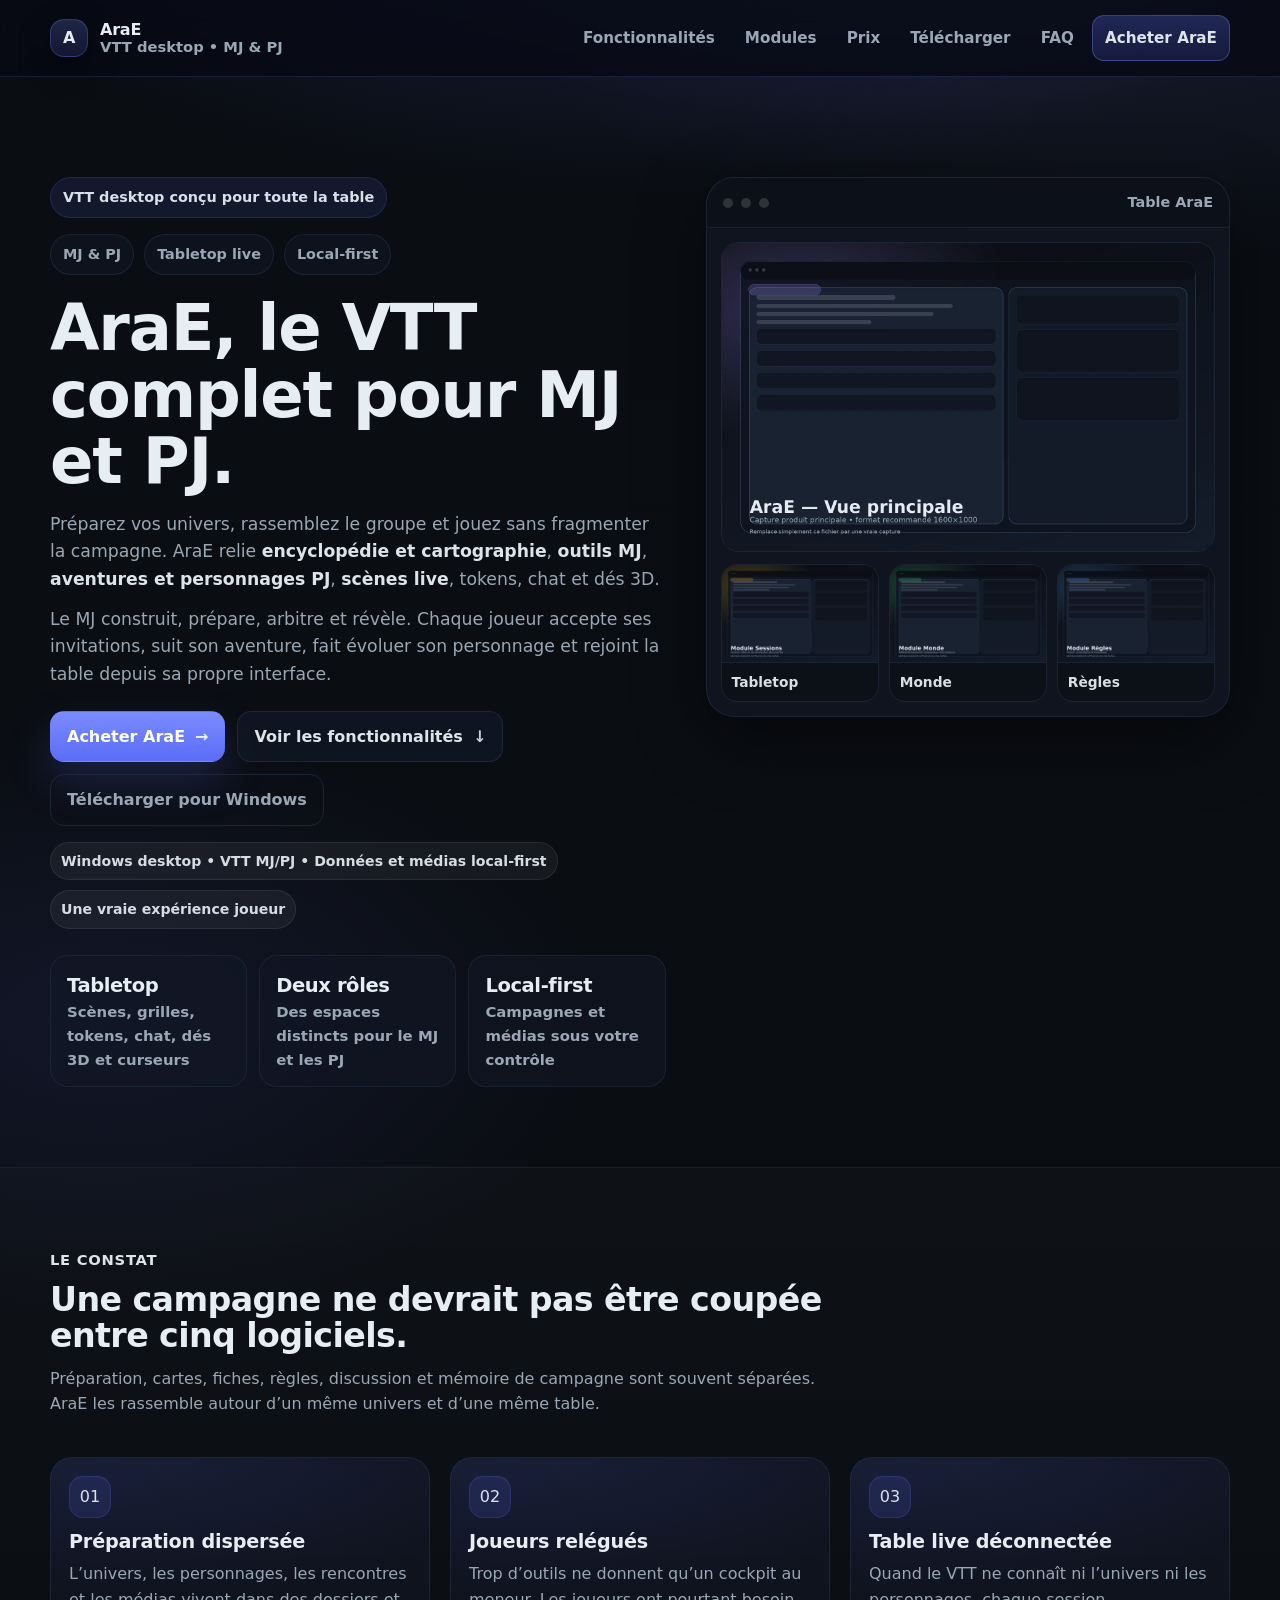
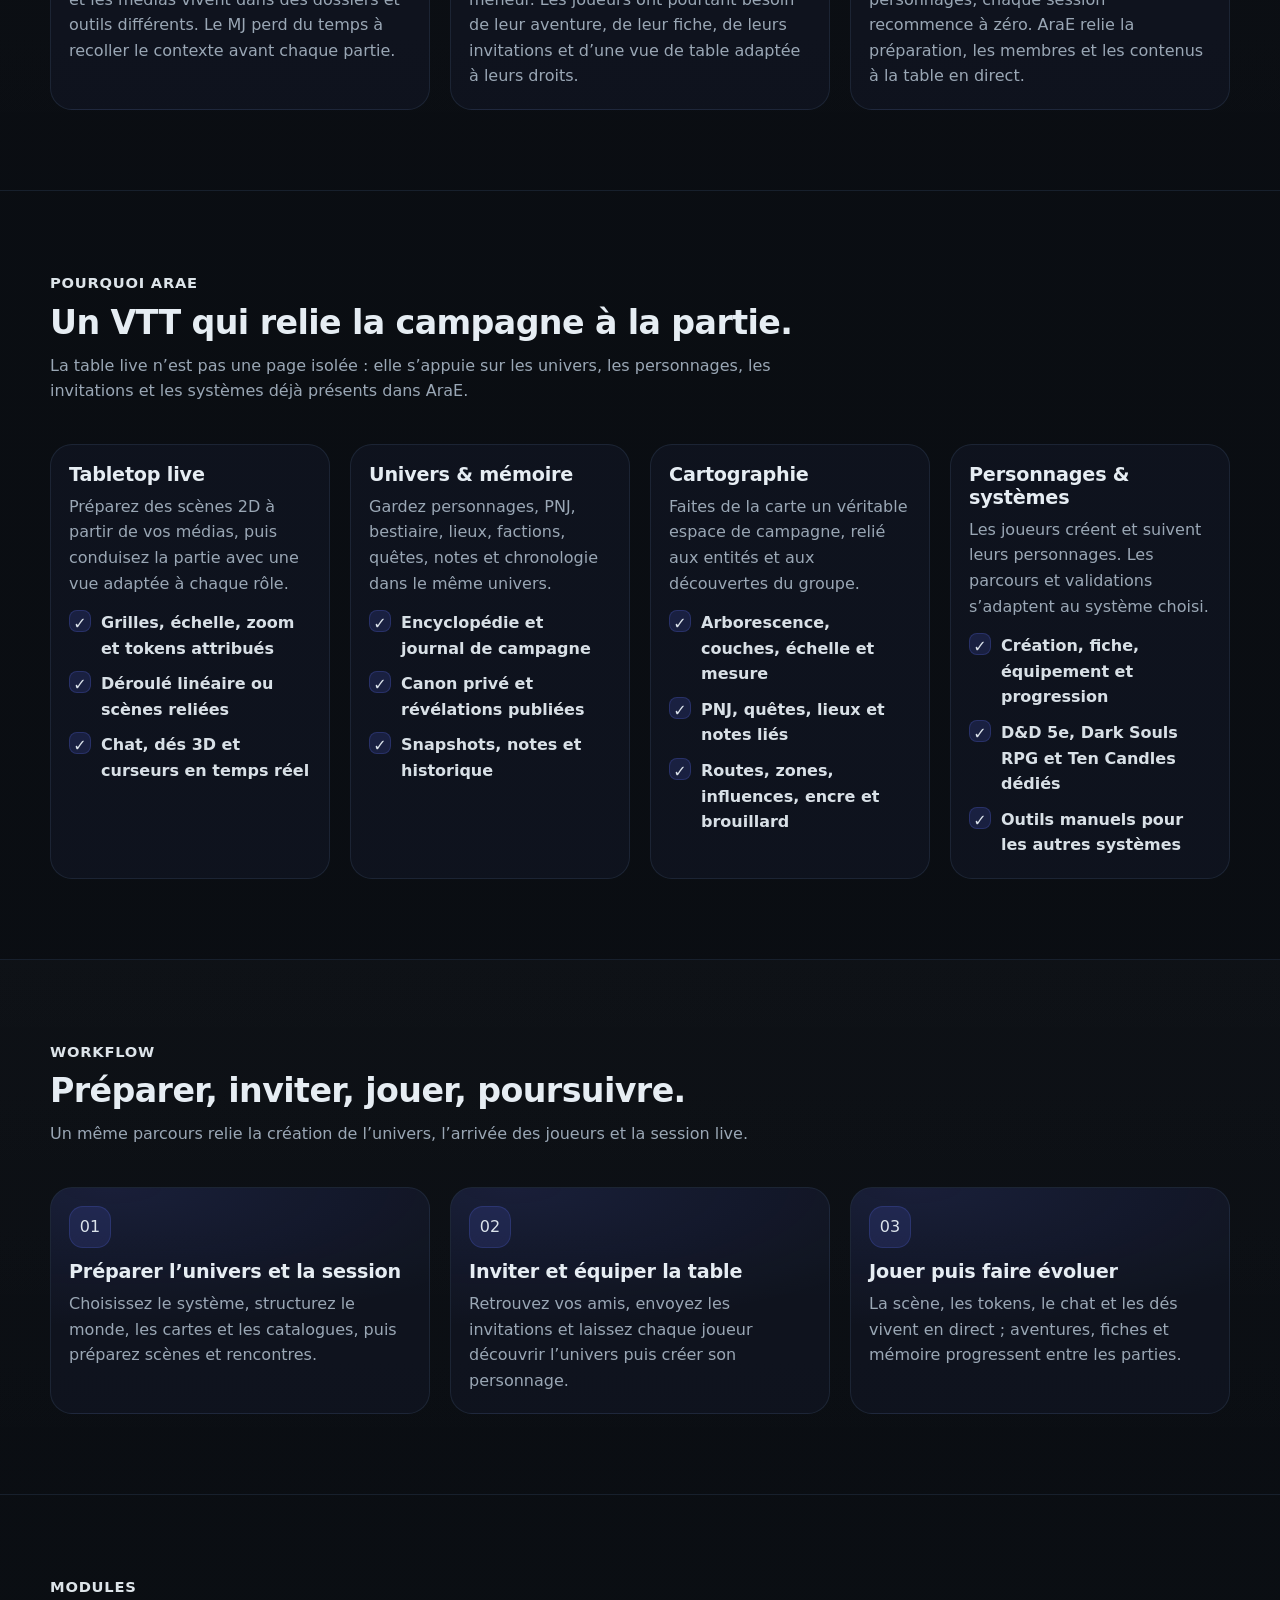
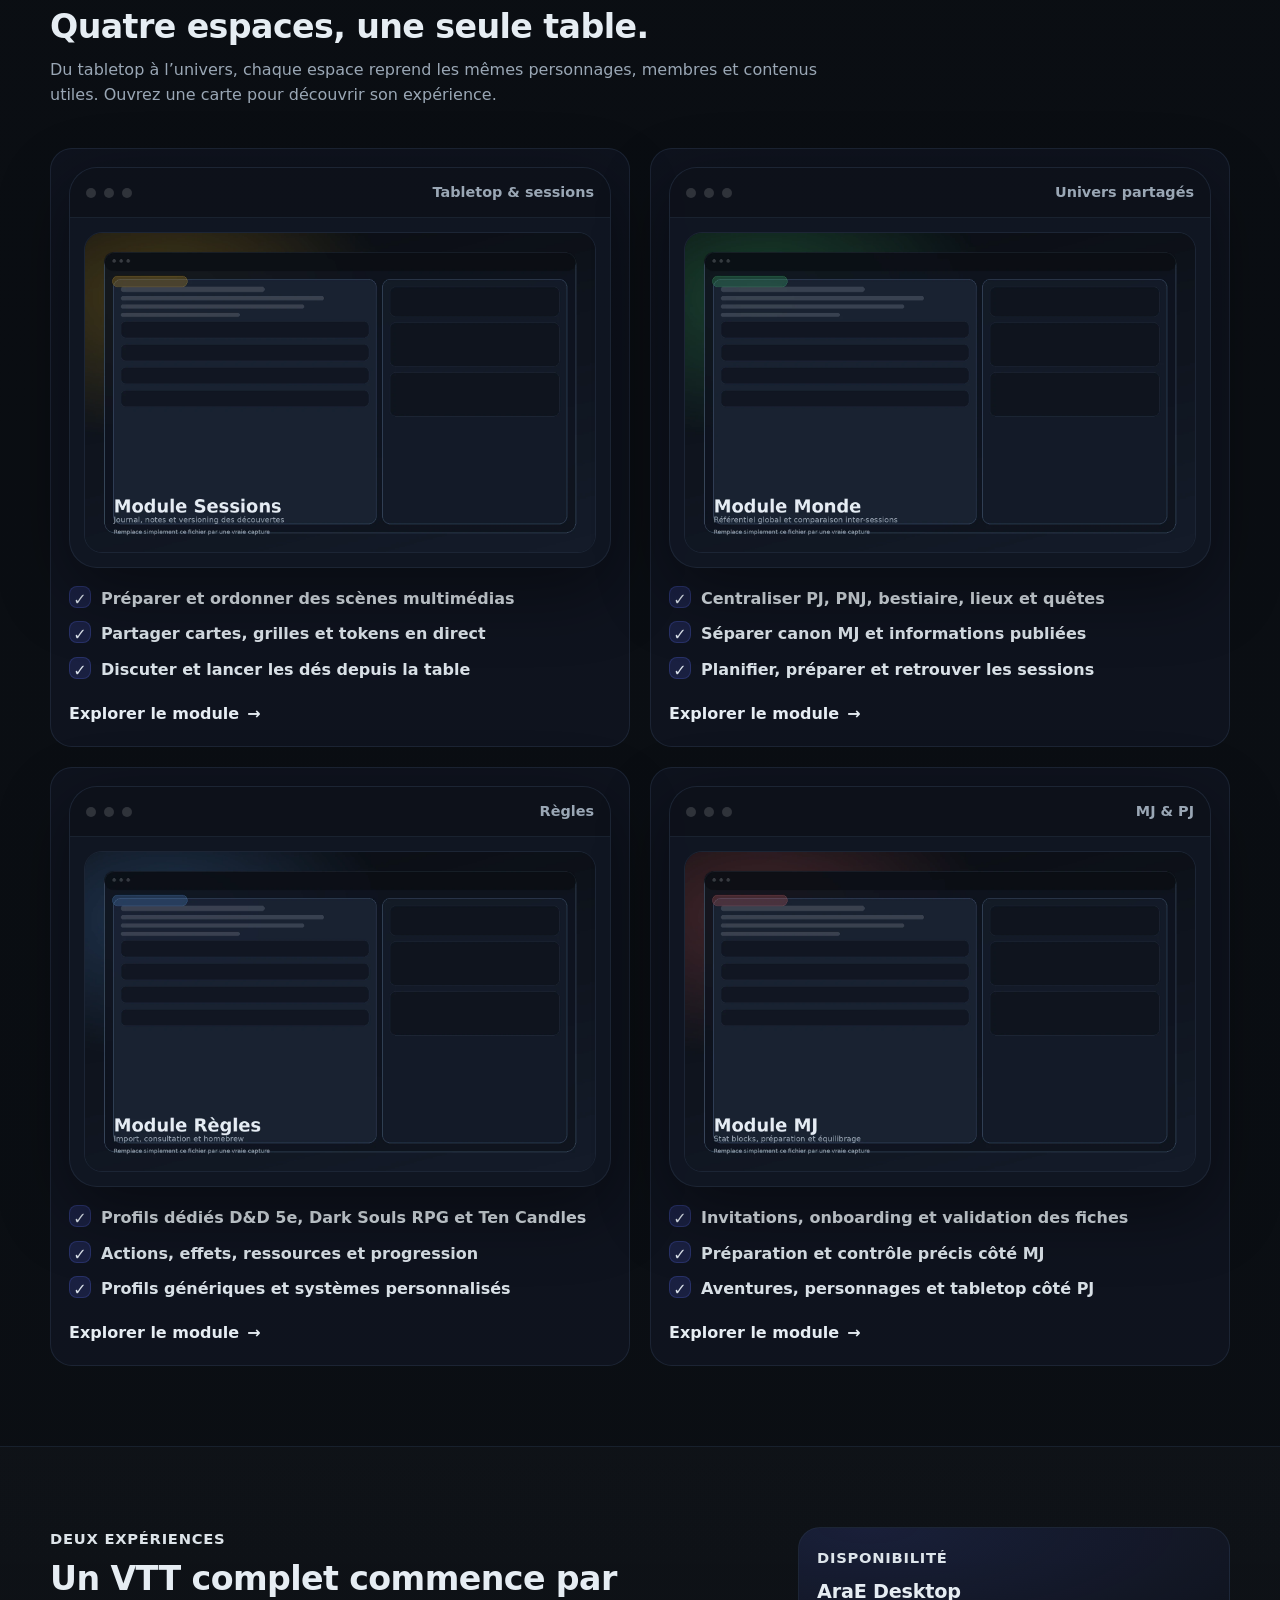
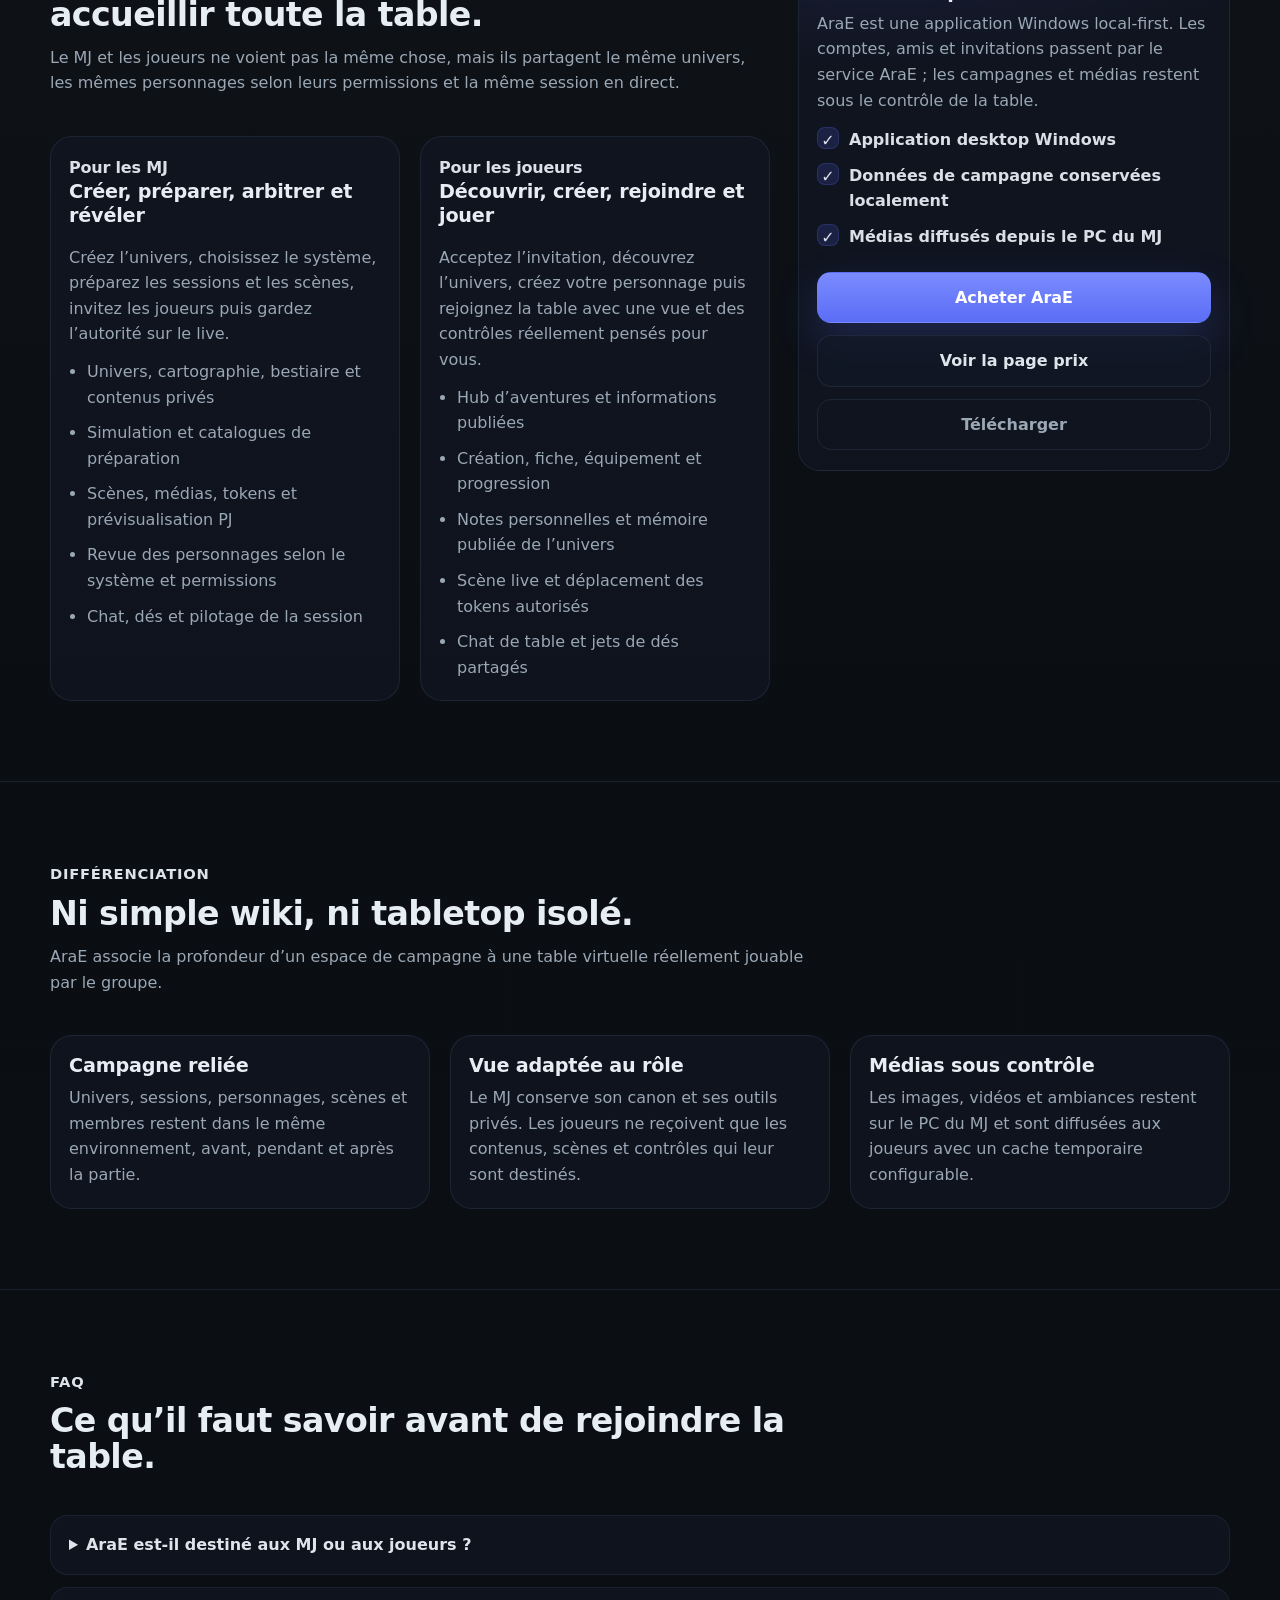
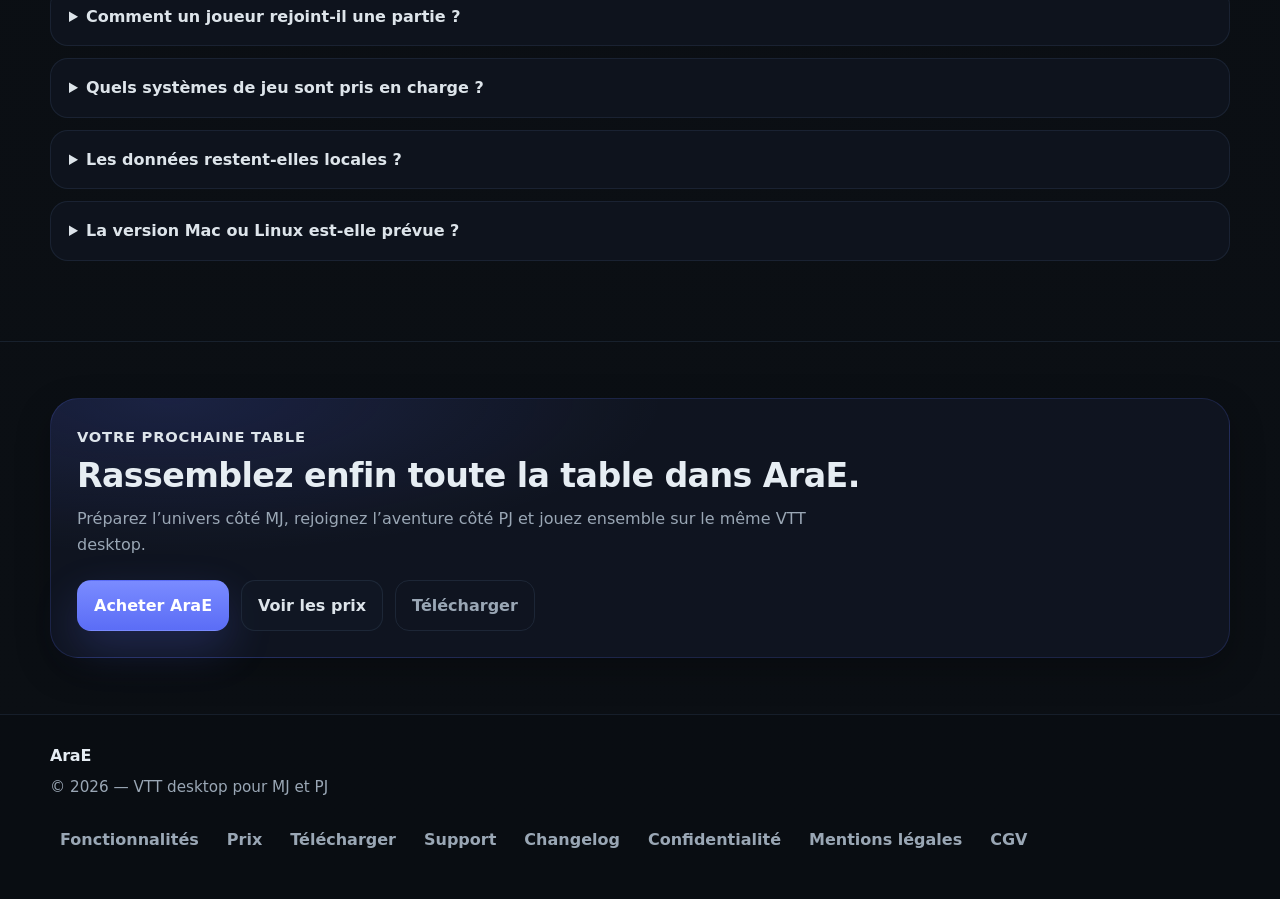
<file: index.html>
<!DOCTYPE html>
<html lang="fr">
<head>
  <meta charset="UTF-8" />
  <meta name="viewport" content="width=device-width, initial-scale=1.0" />

  <title>AraE — VTT desktop complet pour MJ et PJ</title>
  <meta
    name="description"
    content="AraE est un VTT desktop complet pour MJ et PJ : univers partagés, cartographie, journal, personnages, scènes live, tokens, chat, dés et médias local-first."
  />
  <meta name="robots" content="index,follow" />
  <link rel="canonical" href="https://ingodwetrusttt.github.io/AraEOfficialSitweb/" />

  <meta property="og:type" content="website" />
  <meta property="og:url" content="https://ingodwetrusttt.github.io/AraEOfficialSitweb/" />
  <meta property="og:title" content="AraE — VTT desktop complet pour MJ et PJ" />
  <meta
    property="og:description"
    content="Préparez, rejoignez et jouez dans le même univers avec cartographie, journal de campagne, espaces MJ/PJ et tabletop live."
  />
  <meta property="og:image" content="https://ingodwetrusttt.github.io/AraEOfficialSitweb/assets/og/og-home.png" />
  <meta property="og:image:width" content="1200" />
  <meta property="og:image:height" content="630" />

  <meta name="twitter:card" content="summary_large_image" />
  <meta name="twitter:title" content="AraE — VTT desktop complet pour MJ et PJ" />
  <meta
    name="twitter:description"
    content="Le VTT desktop complet qui réunit MJ, joueurs, univers, cartographie, personnages et table live."
  />
  <meta name="twitter:image" content="https://ingodwetrusttt.github.io/AraEOfficialSitweb/assets/og/og-home.png" />

  <meta name="theme-color" content="#0b0f14" />
  <link rel="icon" href="favicon.ico" sizes="any" />
  <link rel="icon" type="image/png" href="icons/icon-32.png" sizes="32x32" />
  <link rel="icon" type="image/png" href="icons/icon-16.png" sizes="16x16" />
  <link rel="apple-touch-icon" href="icons/apple-touch-icon.png" />

  <link rel="stylesheet" href="css/tokens.css" />
  <link rel="stylesheet" href="css/base.css" />
  <link rel="stylesheet" href="css/layout.css" />
  <link rel="stylesheet" href="css/components.css" />
  <link rel="stylesheet" href="css/utilities.css" />
</head>

<body data-theme="violet">
  <a class="skip-link" href="#content">Aller au contenu</a>

  <header class="topbar" data-elevate>
    <div class="container topbar__inner">
      <a class="brand" href="#top" aria-label="AraE">
        <span class="brand__mark" aria-hidden="true">A</span>
        <span class="brand__text">
          <span class="brand__name">AraE</span>
          <span class="brand__meta">VTT desktop • MJ &amp; PJ</span>
        </span>
      </a>

      <nav class="nav" aria-label="Navigation principale">
        <a class="nav__link" href="#features">Fonctionnalités</a>
        <a class="nav__link" href="#modules">Modules</a>
        <a class="nav__link" href="pricing.html">Prix</a>
        <a class="nav__link" href="download.html">Télécharger</a>
        <a class="nav__link" href="#faq">FAQ</a>
        <a class="nav__link nav__link--cta" data-buy-link href="pricing.html">Acheter AraE</a>
      </nav>

      <button
        class="navbtn"
        type="button"
        aria-label="Ouvrir le menu"
        aria-expanded="false"
        aria-controls="mobile-nav"
        data-navbtn
      >
        <span class="navbtn__bar"></span>
        <span class="navbtn__bar"></span>
        <span class="navbtn__bar"></span>
      </button>
    </div>

    <div id="mobile-nav" class="mobile" data-mobile>
      <div class="container mobile__inner">
        <a class="mobile__link" href="#features">Fonctionnalités</a>
        <a class="mobile__link" href="#modules">Modules</a>
        <a class="mobile__link" href="pricing.html">Prix</a>
        <a class="mobile__link" href="download.html">Télécharger</a>
        <a class="mobile__link" href="#faq">FAQ</a>
        <a class="mobile__link mobile__link--cta" data-buy-link href="pricing.html">Acheter AraE</a>
      </div>
    </div>
  </header>

  <main id="content">
    <section id="top" class="hero">
      <div class="container hero__grid">
        <div class="hero__copy">
          <div class="hero__eyebrow">VTT desktop conçu pour toute la table</div>

          <div class="badges" aria-label="Badges produit">
            <span class="badge">MJ &amp; PJ</span>
            <span class="badge">Tabletop live</span>
            <span class="badge">Local-first</span>
          </div>

          <h1 class="hero__title">
            AraE, le VTT complet pour MJ et PJ.
          </h1>

          <p class="hero__lead">
            Préparez vos univers, rassemblez le groupe et jouez sans fragmenter la campagne.
            AraE relie <strong>encyclopédie et cartographie</strong>, <strong>outils MJ</strong>,
            <strong>aventures et personnages PJ</strong>, <strong>scènes live</strong>, tokens, chat et dés 3D.
          </p>

          <p class="hero__lead">
            Le MJ construit, prépare, arbitre et révèle. Chaque joueur accepte ses invitations,
            suit son aventure, fait évoluer son personnage et rejoint la table depuis sa propre interface.
          </p>

          <div class="hero__actions">
            <a class="btn btn--primary" data-buy-link href="pricing.html">
              <span data-buy-label>Acheter AraE</span>
              <span class="btn__icon" aria-hidden="true">→</span>
            </a>

            <a class="btn btn--secondary" href="#features">
              Voir les fonctionnalités
              <span class="btn__icon" aria-hidden="true">↓</span>
            </a>

            <a class="btn btn--ghost" data-download-link href="download.html">
              <span data-download-label>Télécharger pour Windows</span>
            </a>
          </div>

          <div class="pillrow">
            <span class="pill" data-availability-label>Windows desktop • VTT MJ/PJ • Données et médias local-first</span>
            <span class="pill">Une vraie expérience joueur</span>
          </div>

          <div class="hero__proof">
            <div class="proof">
              <div class="proof__value">Tabletop</div>
              <div class="proof__label">Scènes, grilles, tokens, chat, dés 3D et curseurs</div>
            </div>
            <div class="proof">
              <div class="proof__value">Deux rôles</div>
              <div class="proof__label">Des espaces distincts pour le MJ et les PJ</div>
            </div>
            <div class="proof">
              <div class="proof__value">Local-first</div>
              <div class="proof__label">Campagnes et médias sous votre contrôle</div>
            </div>
          </div>
        </div>

        <div class="hero__media">
          <div class="shot">
            <div class="shot__topbar">
              <div class="shot__dots" aria-hidden="true"><span></span><span></span><span></span></div>
              <div class="shot__label">Table AraE</div>
            </div>

            <div class="shot__body">
              <div class="shot__image">
                <img data-hero-shot src="assets/placeholders/hero-main.webp" alt="Capture principale d’AraE" />
              </div>

              <div class="shot__thumbs" aria-label="Accès rapide aux modules">
                <a class="thumb thumb--link" href="sessions.html" aria-label="Explorer le tabletop live">
                  <img data-session-shot src="assets/placeholders/sessions.webp" alt="Aperçu du tabletop live" />
                  <div class="thumb__label">Tabletop</div>
                </a>
                <a class="thumb thumb--link" href="monde.html" aria-label="Explorer le module Monde">
                  <img data-world-shot src="assets/placeholders/world.webp" alt="Aperçu du module Monde" />
                  <div class="thumb__label">Monde</div>
                </a>
                <a class="thumb thumb--link" href="regles.html" aria-label="Explorer le module Règles">
                  <img data-rules-shot src="assets/placeholders/rules.webp" alt="Aperçu du module Règles" />
                  <div class="thumb__label">Règles</div>
                </a>
              </div>
            </div>
          </div>
        </div>
      </div>
    </section>

    <section class="section section--soft">
      <div class="container">
        <div class="section__head">
          <div class="kicker">Le constat</div>
          <h2 class="h2">Une campagne ne devrait pas être coupée entre cinq logiciels.</h2>
          <p class="sub">
            Préparation, cartes, fiches, règles, discussion et mémoire de campagne sont souvent séparées.
            AraE les rassemble autour d’un même univers et d’une même table.
          </p>
        </div>

        <div class="grid grid--3">
          <article class="card card--accent">
            <div class="card__icon" aria-hidden="true">01</div>
            <h3 class="h3">Préparation dispersée</h3>
            <p class="p">
              L’univers, les personnages, les rencontres et les médias vivent dans des dossiers et outils différents.
              Le MJ perd du temps à recoller le contexte avant chaque partie.
            </p>
          </article>

          <article class="card card--accent">
            <div class="card__icon" aria-hidden="true">02</div>
            <h3 class="h3">Joueurs relégués</h3>
            <p class="p">
              Trop d’outils ne donnent qu’un cockpit au meneur. Les joueurs ont pourtant besoin de leur aventure,
              de leur fiche, de leurs invitations et d’une vue de table adaptée à leurs droits.
            </p>
          </article>

          <article class="card card--accent">
            <div class="card__icon" aria-hidden="true">03</div>
            <h3 class="h3">Table live déconnectée</h3>
            <p class="p">
              Quand le VTT ne connaît ni l’univers ni les personnages, chaque session recommence à zéro.
              AraE relie la préparation, les membres et les contenus à la table en direct.
            </p>
          </article>
        </div>
      </div>
    </section>

    <section id="features" class="section">
      <div class="container">
        <div class="section__head">
          <div class="kicker">Pourquoi AraE</div>
          <h2 class="h2">Un VTT qui relie la campagne à la partie.</h2>
          <p class="sub">
            La table live n’est pas une page isolée : elle s’appuie sur les univers, les personnages,
            les invitations et les systèmes déjà présents dans AraE.
          </p>
        </div>

        <div class="grid grid--4">
          <article class="card">
            <h3 class="h3">Tabletop live</h3>
            <p class="p">
              Préparez des scènes 2D à partir de vos médias, puis conduisez la partie avec une vue adaptée à chaque rôle.
            </p>
            <div class="feature-list">
              <div class="feature-list__item"><span class="feature-list__dot" aria-hidden="true">✓</span><span>Grilles, échelle, zoom et tokens attribués</span></div>
              <div class="feature-list__item"><span class="feature-list__dot" aria-hidden="true">✓</span><span>Déroulé linéaire ou scènes reliées</span></div>
              <div class="feature-list__item"><span class="feature-list__dot" aria-hidden="true">✓</span><span>Chat, dés 3D et curseurs en temps réel</span></div>
            </div>
          </article>

          <article class="card">
            <h3 class="h3">Univers &amp; mémoire</h3>
            <p class="p">
              Gardez personnages, PNJ, bestiaire, lieux, factions, quêtes, notes et chronologie dans le même univers.
            </p>
            <div class="feature-list">
              <div class="feature-list__item"><span class="feature-list__dot" aria-hidden="true">✓</span><span>Encyclopédie et journal de campagne</span></div>
              <div class="feature-list__item"><span class="feature-list__dot" aria-hidden="true">✓</span><span>Canon privé et révélations publiées</span></div>
              <div class="feature-list__item"><span class="feature-list__dot" aria-hidden="true">✓</span><span>Snapshots, notes et historique</span></div>
            </div>
          </article>

          <article class="card">
            <h3 class="h3">Cartographie</h3>
            <p class="p">
              Faites de la carte un véritable espace de campagne, relié aux entités et aux découvertes du groupe.
            </p>
            <div class="feature-list">
              <div class="feature-list__item"><span class="feature-list__dot" aria-hidden="true">✓</span><span>Arborescence, couches, échelle et mesure</span></div>
              <div class="feature-list__item"><span class="feature-list__dot" aria-hidden="true">✓</span><span>PNJ, quêtes, lieux et notes liés</span></div>
              <div class="feature-list__item"><span class="feature-list__dot" aria-hidden="true">✓</span><span>Routes, zones, influences, encre et brouillard</span></div>
            </div>
          </article>

          <article class="card">
            <h3 class="h3">Personnages &amp; systèmes</h3>
            <p class="p">
              Les joueurs créent et suivent leurs personnages. Les parcours et validations s’adaptent au système choisi.
            </p>
            <div class="feature-list">
              <div class="feature-list__item"><span class="feature-list__dot" aria-hidden="true">✓</span><span>Création, fiche, équipement et progression</span></div>
              <div class="feature-list__item"><span class="feature-list__dot" aria-hidden="true">✓</span><span>D&amp;D 5e, Dark Souls RPG et Ten Candles dédiés</span></div>
              <div class="feature-list__item"><span class="feature-list__dot" aria-hidden="true">✓</span><span>Outils manuels pour les autres systèmes</span></div>
            </div>
          </article>
        </div>
      </div>
    </section>

    <section class="section section--soft">
      <div class="container">
        <div class="section__head">
          <div class="kicker">Workflow</div>
          <h2 class="h2">Préparer, inviter, jouer, poursuivre.</h2>
          <p class="sub">
            Un même parcours relie la création de l’univers, l’arrivée des joueurs et la session live.
          </p>
        </div>

        <div class="grid grid--3">
          <article class="card card--accent">
            <div class="card__icon" aria-hidden="true">01</div>
            <h3 class="h3">Préparer l’univers et la session</h3>
            <p class="p">
              Choisissez le système, structurez le monde, les cartes et les catalogues, puis préparez scènes et rencontres.
            </p>
          </article>

          <article class="card card--accent">
            <div class="card__icon" aria-hidden="true">02</div>
            <h3 class="h3">Inviter et équiper la table</h3>
            <p class="p">
              Retrouvez vos amis, envoyez les invitations et laissez chaque joueur découvrir l’univers puis créer son personnage.
            </p>
          </article>

          <article class="card card--accent">
            <div class="card__icon" aria-hidden="true">03</div>
            <h3 class="h3">Jouer puis faire évoluer</h3>
            <p class="p">
              La scène, les tokens, le chat et les dés vivent en direct ; aventures, fiches et mémoire progressent entre les parties.
            </p>
          </article>
        </div>
      </div>
    </section>

    <section id="modules" class="section">
      <div class="container">
        <div class="section__head">
          <div class="kicker">Modules</div>
          <h2 class="h2">Quatre espaces, une seule table.</h2>
          <p class="sub">
            Du tabletop à l’univers, chaque espace reprend les mêmes personnages, membres et contenus utiles.
            Ouvrez une carte pour découvrir son expérience.
          </p>
        </div>

        <div class="grid grid--2">
          <a class="card card--flat module-card" href="sessions.html" aria-label="Explorer le tabletop live">
            <div class="shot">
              <div class="shot__topbar">
                <div class="shot__dots" aria-hidden="true"><span></span><span></span><span></span></div>
                <div class="shot__label">Tabletop &amp; sessions</div>
              </div>
              <div class="shot__body">
                <div class="shot__image">
                  <img data-session-shot src="assets/placeholders/sessions.webp" alt="Capture du tabletop AraE" />
                </div>
              </div>
            </div>
            <div class="feature-list">
              <div class="feature-list__item"><span class="feature-list__dot" aria-hidden="true">✓</span><span>Préparer et ordonner des scènes multimédias</span></div>
              <div class="feature-list__item"><span class="feature-list__dot" aria-hidden="true">✓</span><span>Partager cartes, grilles et tokens en direct</span></div>
              <div class="feature-list__item"><span class="feature-list__dot" aria-hidden="true">✓</span><span>Discuter et lancer les dés depuis la table</span></div>
            </div>
            <div class="module-card__cta">Explorer le module <span aria-hidden="true">→</span></div>
          </a>

          <a class="card card--flat module-card" href="monde.html" aria-label="Explorer le module Monde">
            <div class="shot">
              <div class="shot__topbar">
                <div class="shot__dots" aria-hidden="true"><span></span><span></span><span></span></div>
                <div class="shot__label">Univers partagés</div>
              </div>
              <div class="shot__body">
                <div class="shot__image">
                  <img data-world-shot src="assets/placeholders/world.webp" alt="Capture d’un univers partagé AraE" />
                </div>
              </div>
            </div>
            <div class="feature-list">
              <div class="feature-list__item"><span class="feature-list__dot" aria-hidden="true">✓</span><span>Centraliser PJ, PNJ, bestiaire, lieux et quêtes</span></div>
              <div class="feature-list__item"><span class="feature-list__dot" aria-hidden="true">✓</span><span>Séparer canon MJ et informations publiées</span></div>
              <div class="feature-list__item"><span class="feature-list__dot" aria-hidden="true">✓</span><span>Planifier, préparer et retrouver les sessions</span></div>
            </div>
            <div class="module-card__cta">Explorer le module <span aria-hidden="true">→</span></div>
          </a>

          <a class="card card--flat module-card" href="regles.html" aria-label="Explorer le module Règles">
            <div class="shot">
              <div class="shot__topbar">
                <div class="shot__dots" aria-hidden="true"><span></span><span></span><span></span></div>
                <div class="shot__label">Règles</div>
              </div>
              <div class="shot__body">
                <div class="shot__image">
                  <img data-rules-shot src="assets/placeholders/rules.webp" alt="Capture du module Règles" />
                </div>
              </div>
            </div>
            <div class="feature-list">
              <div class="feature-list__item"><span class="feature-list__dot" aria-hidden="true">✓</span><span>Profils dédiés D&amp;D 5e, Dark Souls RPG et Ten Candles</span></div>
              <div class="feature-list__item"><span class="feature-list__dot" aria-hidden="true">✓</span><span>Actions, effets, ressources et progression</span></div>
              <div class="feature-list__item"><span class="feature-list__dot" aria-hidden="true">✓</span><span>Profils génériques et systèmes personnalisés</span></div>
            </div>
            <div class="module-card__cta">Explorer le module <span aria-hidden="true">→</span></div>
          </a>

          <a class="card card--flat module-card" href="mj.html" aria-label="Explorer les expériences MJ et PJ">
            <div class="shot">
              <div class="shot__topbar">
                <div class="shot__dots" aria-hidden="true"><span></span><span></span><span></span></div>
                <div class="shot__label">MJ &amp; PJ</div>
              </div>
              <div class="shot__body">
                <div class="shot__image">
                  <img data-gm-shot src="assets/placeholders/gm.webp" alt="Aperçu des espaces MJ et joueur" />
                </div>
              </div>
            </div>
            <div class="feature-list">
              <div class="feature-list__item"><span class="feature-list__dot" aria-hidden="true">✓</span><span>Invitations, onboarding et validation des fiches</span></div>
              <div class="feature-list__item"><span class="feature-list__dot" aria-hidden="true">✓</span><span>Préparation et contrôle précis côté MJ</span></div>
              <div class="feature-list__item"><span class="feature-list__dot" aria-hidden="true">✓</span><span>Aventures, personnages et tabletop côté PJ</span></div>
            </div>
            <div class="module-card__cta">Explorer le module <span aria-hidden="true">→</span></div>
          </a>
        </div>
      </div>
    </section>

    <section class="section section--soft">
      <div class="container sidebar">
        <div>
          <div class="section__head">
            <div class="kicker">Deux expériences</div>
            <h2 class="h2">Un VTT complet commence par accueillir toute la table.</h2>
            <p class="sub">
              Le MJ et les joueurs ne voient pas la même chose, mais ils partagent le même univers,
              les mêmes personnages selon leurs permissions et la même session en direct.
            </p>
          </div>

          <div class="grid grid--2">
            <article class="card">
              <div class="card__head">
                <div>
                  <div class="card__kicker">Pour les MJ</div>
                  <h3 class="h3">Créer, préparer, arbitrer et révéler</h3>
                </div>
              </div>
              <p class="p">
                Créez l’univers, choisissez le système, préparez les sessions et les scènes,
                invitez les joueurs puis gardez l’autorité sur le live.
              </p>
              <ul class="list">
                <li>Univers, cartographie, bestiaire et contenus privés</li>
                <li>Simulation et catalogues de préparation</li>
                <li>Scènes, médias, tokens et prévisualisation PJ</li>
                <li>Revue des personnages selon le système et permissions</li>
                <li>Chat, dés et pilotage de la session</li>
              </ul>
            </article>

            <article class="card">
              <div class="card__head">
                <div>
                  <div class="card__kicker">Pour les joueurs</div>
                  <h3 class="h3">Découvrir, créer, rejoindre et jouer</h3>
                </div>
              </div>
              <p class="p">
                Acceptez l’invitation, découvrez l’univers, créez votre personnage puis rejoignez
                la table avec une vue et des contrôles réellement pensés pour vous.
              </p>
              <ul class="list">
                <li>Hub d’aventures et informations publiées</li>
                <li>Création, fiche, équipement et progression</li>
                <li>Notes personnelles et mémoire publiée de l’univers</li>
                <li>Scène live et déplacement des tokens autorisés</li>
                <li>Chat de table et jets de dés partagés</li>
              </ul>
            </article>
          </div>
        </div>

        <aside class="card card--accent">
          <div class="kicker">Disponibilité</div>
          <h3 class="h3">AraE Desktop</h3>
          <p class="p">
            AraE est une application Windows local-first. Les comptes, amis et invitations passent par le service AraE ;
            les campagnes et médias restent sous le contrôle de la table.
          </p>
          <div class="feature-list">
            <div class="feature-list__item"><span class="feature-list__dot" aria-hidden="true">✓</span><span>Application desktop Windows</span></div>
            <div class="feature-list__item"><span class="feature-list__dot" aria-hidden="true">✓</span><span>Données de campagne conservées localement</span></div>
            <div class="feature-list__item"><span class="feature-list__dot" aria-hidden="true">✓</span><span>Médias diffusés depuis le PC du MJ</span></div>
          </div>
          <div class="actions">
            <a class="btn btn--primary u-full" data-buy-link href="pricing.html">Acheter AraE</a>
            <a class="btn btn--secondary u-full" href="pricing.html">Voir la page prix</a>
            <a class="btn btn--ghost u-full" data-download-link href="download.html">Télécharger</a>
          </div>
        </aside>
      </div>
    </section>

    <section class="section">
      <div class="container">
        <div class="section__head">
          <div class="kicker">Différenciation</div>
          <h2 class="h2">Ni simple wiki, ni tabletop isolé.</h2>
          <p class="sub">
            AraE associe la profondeur d’un espace de campagne à une table virtuelle réellement jouable par le groupe.
          </p>
        </div>

        <div class="grid grid--3">
          <article class="card">
            <h3 class="h3">Campagne reliée</h3>
            <p class="p">
              Univers, sessions, personnages, scènes et membres restent dans le même environnement,
              avant, pendant et après la partie.
            </p>
          </article>

          <article class="card">
            <h3 class="h3">Vue adaptée au rôle</h3>
            <p class="p">
              Le MJ conserve son canon et ses outils privés. Les joueurs ne reçoivent que les contenus,
              scènes et contrôles qui leur sont destinés.
            </p>
          </article>

          <article class="card">
            <h3 class="h3">Médias sous contrôle</h3>
            <p class="p">
              Les images, vidéos et ambiances restent sur le PC du MJ et sont diffusées aux joueurs
              avec un cache temporaire configurable.
            </p>
          </article>
        </div>
      </div>
    </section>

    <section id="faq" class="section">
      <div class="container">
        <div class="section__head">
          <div class="kicker">FAQ</div>
          <h2 class="h2">Ce qu’il faut savoir avant de rejoindre la table.</h2>
        </div>

        <div class="faq">
          <details class="faq__item">
            <summary>AraE est-il destiné aux MJ ou aux joueurs ?</summary>
            <div class="faq__body">
              Aux deux. Le MJ crée l’univers, prépare et dirige la session. Les joueurs disposent de leurs aventures,
              de leurs personnages et d’une véritable vue tabletop avec chat, dés et tokens contrôlés.
            </div>
          </details>

          <details class="faq__item">
            <summary>Comment un joueur rejoint-il une partie ?</summary>
            <div class="faq__body">
              Le MJ invite un compte ami dans son univers puis dans une session. Le joueur accepte depuis le Gateway,
              suit l’onboarding et ouvre ensuite le tabletop depuis son hub d’aventure.
            </div>
          </details>

          <details class="faq__item">
            <summary>Quels systèmes de jeu sont pris en charge ?</summary>
            <div class="faq__body">
              D&amp;D 5e, Dark Souls RPG et Ten Candles disposent des parcours les plus spécialisés.
              De nombreux autres systèmes utilisent les outils génériques et une résolution manuelle pendant que leurs intégrations évoluent.
            </div>
          </details>

          <details class="faq__item">
            <summary>Les données restent-elles locales ?</summary>
            <div class="faq__body">
              Les campagnes et médias sont conçus pour rester local-first. Les comptes, licences, amis,
              invitations et fonctions de session en ligne utilisent le service AraE.
            </div>
          </details>

          <details class="faq__item">
            <summary>La version Mac ou Linux est-elle prévue ?</summary>
            <div class="faq__body">
              La communication actuelle reste volontairement centrée sur Windows,
              afin de ne pas promettre des plateformes qui ne seraient pas encore réellement supportées.
            </div>
          </details>
        </div>
      </div>
    </section>

    <section class="section section--tight">
      <div class="container">
        <div class="cta-banner">
          <div class="kicker">Votre prochaine table</div>
          <h2 class="h2">Rassemblez enfin toute la table dans AraE.</h2>
          <p class="sub">
            Préparez l’univers côté MJ, rejoignez l’aventure côté PJ et jouez ensemble sur le même VTT desktop.
          </p>
          <div class="actions">
            <a class="btn btn--primary" data-buy-link href="pricing.html">Acheter AraE</a>
            <a class="btn btn--secondary" href="pricing.html">Voir les prix</a>
            <a class="btn btn--ghost" data-download-link href="download.html">Télécharger</a>
          </div>
        </div>
      </div>
    </section>
  </main>

  <footer class="footer">
    <div class="container footer__inner">
      <div>
        <div class="footer__brand">AraE</div>
        <div class="footer__meta">© <span data-year>2026</span> — VTT desktop pour MJ et PJ</div>
      </div>

      <nav class="footer__nav" aria-label="Liens de pied de page">
        <a class="link" href="features.html">Fonctionnalités</a>
        <a class="link" href="pricing.html">Prix</a>
        <a class="link" href="download.html">Télécharger</a>
        <a class="link" href="support.html">Support</a>
        <a class="link" href="changelog.html">Changelog</a>
        <a class="link" href="privacy.html">Confidentialité</a>
        <a class="link" href="mentions-legales.html">Mentions légales</a>
        <a class="link" href="cgv.html">CGV</a>
      </nav>
    </div>
  </footer>

  <script src="js/site-config.js"></script>
  <script src="js/main.js"></script>
</body>
</html>
</file>
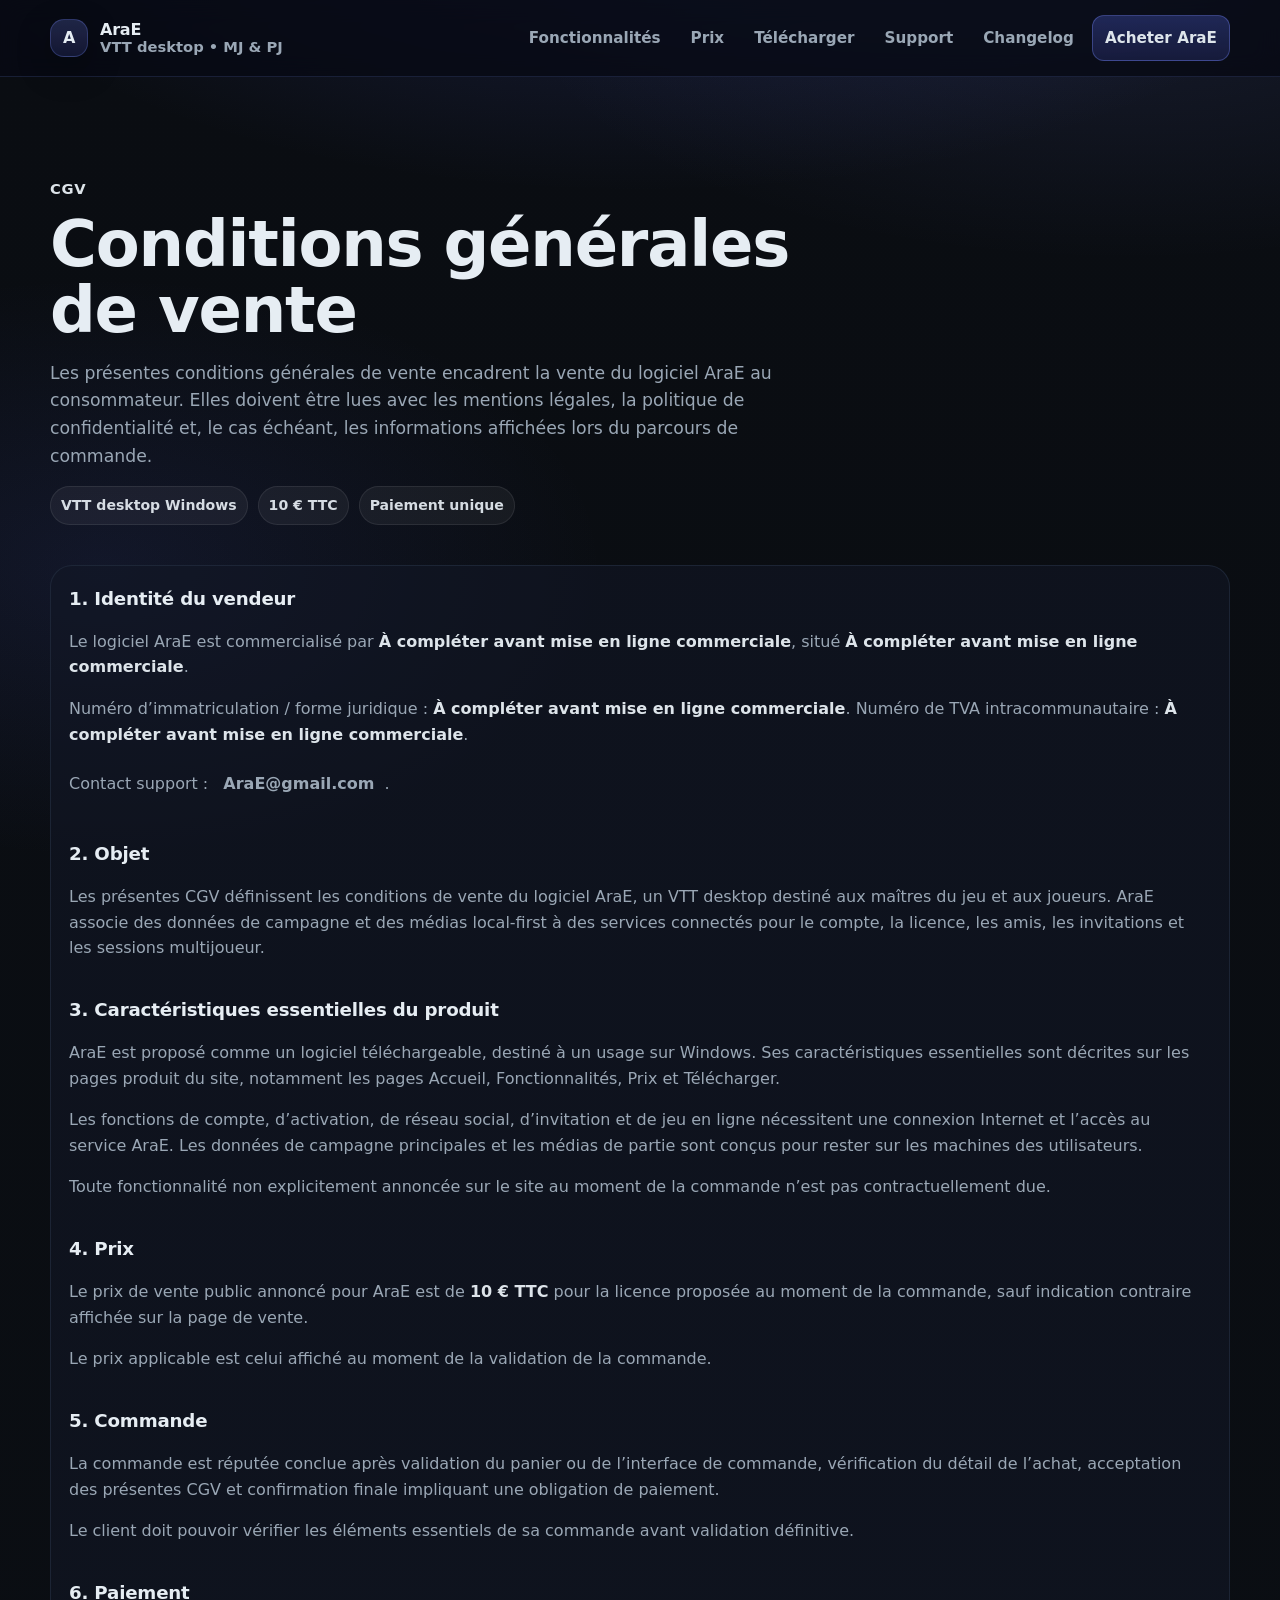
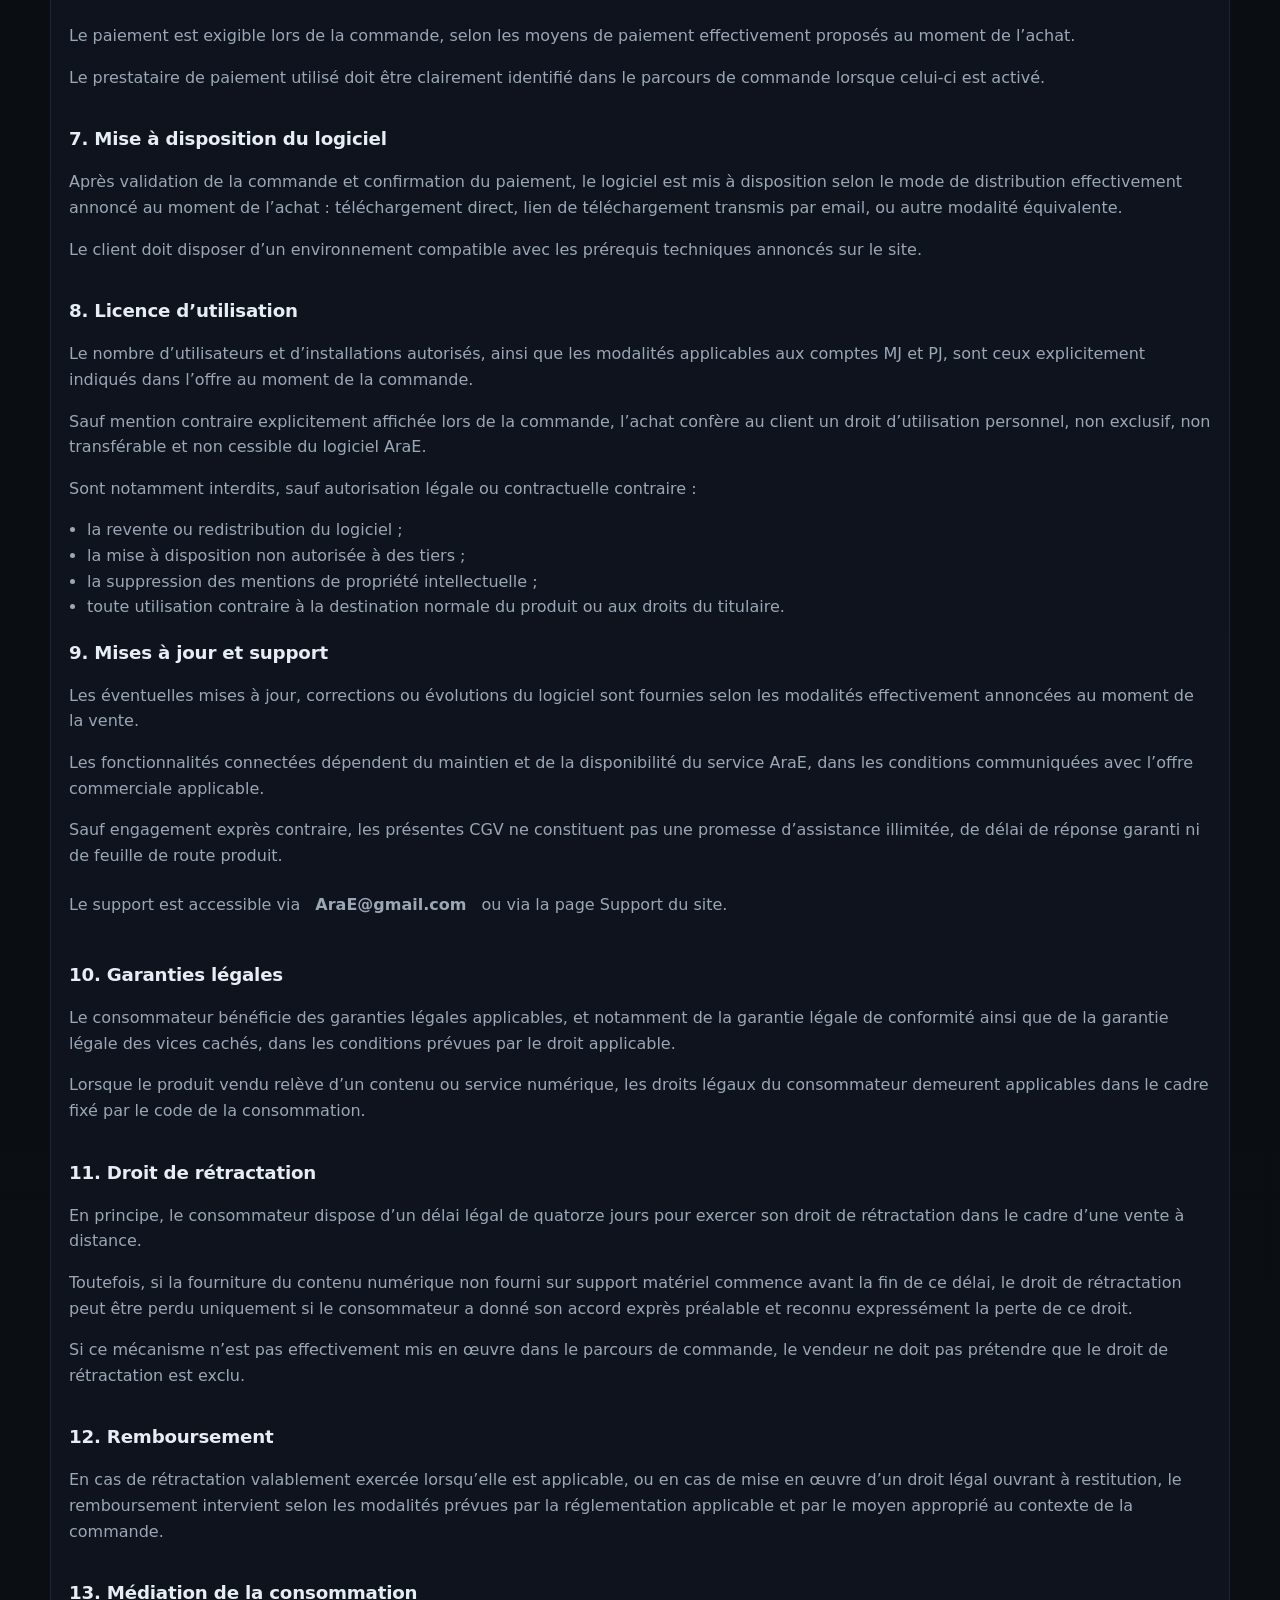
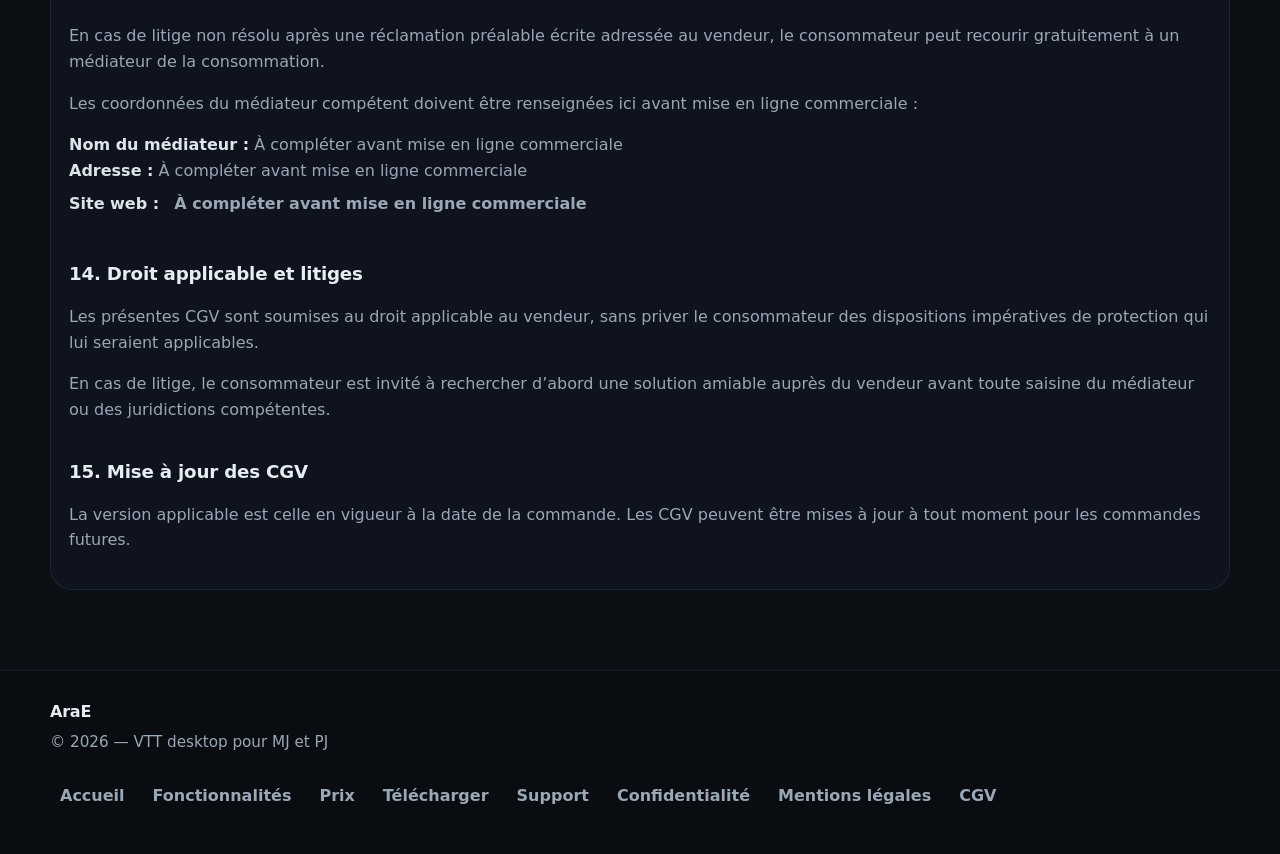
<file: cgv.html>
<!DOCTYPE html>
<html lang="fr">
<head>
  <meta charset="UTF-8" />
  <meta name="viewport" content="width=device-width, initial-scale=1.0" />

  <title>AraE — Conditions générales de vente</title>
  <meta
    name="description"
    content="Conditions générales de vente d’AraE : licence logicielle, prix, commande, téléchargement, garanties légales, rétractation, support et médiation."
  />
  <meta name="robots" content="index,follow" />
  <link rel="canonical" href="https://ingodwetrusttt.github.io/AraEOfficialSitweb/cgv.html" />

  <meta property="og:type" content="website" />
  <meta property="og:url" content="https://ingodwetrusttt.github.io/AraEOfficialSitweb/cgv.html" />
  <meta property="og:title" content="AraE — Conditions générales de vente" />
  <meta
    property="og:description"
    content="Conditions générales de vente d’AraE : licence logicielle, prix, commande, téléchargement, garanties légales, rétractation, support et médiation."
  />
  <meta property="og:image" content="https://ingodwetrusttt.github.io/AraEOfficialSitweb/assets/og/og-home.png" />
  <meta property="og:image:width" content="1200" />
  <meta property="og:image:height" content="630" />

  <meta name="twitter:card" content="summary_large_image" />
  <meta name="twitter:title" content="AraE — Conditions générales de vente" />
  <meta
    name="twitter:description"
    content="Consultez les conditions générales de vente d’AraE : prix, licence, téléchargement, garanties, rétractation et support."
  />
  <meta name="twitter:image" content="https://ingodwetrusttt.github.io/AraEOfficialSitweb/assets/og/og-home.png" />

  <meta name="theme-color" content="#0b0f14" />
  <link rel="icon" href="favicon.ico" sizes="any" />
  <link rel="icon" type="image/png" href="icons/icon-32.png" sizes="32x32" />
  <link rel="icon" type="image/png" href="icons/icon-16.png" sizes="16x16" />
  <link rel="apple-touch-icon" href="icons/apple-touch-icon.png" />

  <link rel="stylesheet" href="css/tokens.css" />
  <link rel="stylesheet" href="css/base.css" />
  <link rel="stylesheet" href="css/layout.css" />
  <link rel="stylesheet" href="css/components.css" />
  <link rel="stylesheet" href="css/utilities.css" />
</head>
<body data-theme="violet">
  <a class="skip-link" href="#content">Aller au contenu</a>

  <header class="topbar" data-elevate>
    <div class="container topbar__inner">
      <a class="brand" href="index.html" aria-label="AraE">
        <span class="brand__mark" aria-hidden="true">A</span>
        <span class="brand__text">
          <span class="brand__name">AraE</span>
          <span class="brand__meta">VTT desktop • MJ &amp; PJ</span>
        </span>
      </a>

      <nav class="nav" aria-label="Navigation principale">
        <a class="nav__link" href="features.html">Fonctionnalités</a>
        <a class="nav__link" href="pricing.html">Prix</a>
        <a class="nav__link" href="download.html">Télécharger</a>
        <a class="nav__link" href="support.html">Support</a>
        <a class="nav__link" href="changelog.html">Changelog</a>
        <a class="nav__link nav__link--cta" data-buy-link href="pricing.html">Acheter AraE</a>
      </nav>

      <button
        class="navbtn"
        type="button"
        aria-label="Ouvrir le menu"
        aria-expanded="false"
        aria-controls="mobile-nav"
        data-navbtn
      >
        <span class="navbtn__bar"></span>
        <span class="navbtn__bar"></span>
        <span class="navbtn__bar"></span>
      </button>
    </div>

    <div id="mobile-nav" class="mobile" data-mobile>
      <div class="container mobile__inner">
        <a class="mobile__link" href="features.html">Fonctionnalités</a>
        <a class="mobile__link" href="pricing.html">Prix</a>
        <a class="mobile__link" href="download.html">Télécharger</a>
        <a class="mobile__link" href="support.html">Support</a>
        <a class="mobile__link" href="changelog.html">Changelog</a>
        <a class="mobile__link mobile__link--cta" data-buy-link href="pricing.html">Acheter AraE</a>
      </div>
    </div>
  </header>

  <main id="content">
    <section class="hero">
      <div class="container">
        <div class="section__head">
          <div class="kicker">CGV</div>
          <h1 class="hero__title">Conditions générales de vente</h1>
          <p class="hero__lead">
            Les présentes conditions générales de vente encadrent la vente du logiciel AraE au consommateur.
            Elles doivent être lues avec les mentions légales, la politique de confidentialité et, le cas échéant,
            les informations affichées lors du parcours de commande.
          </p>
          <div class="pillrow">
            <span class="pill">VTT desktop Windows</span>
            <span class="pill">10 € TTC</span>
            <span class="pill">Paiement unique</span>
          </div>
        </div>

        <div class="card legal">
          <section>
            <h2>1. Identité du vendeur</h2>
            <p>
              Le logiciel AraE est commercialisé par
              <strong data-company-name>À compléter avant mise en ligne commerciale</strong>,
              situé <strong data-company-address>À compléter avant mise en ligne commerciale</strong>.
            </p>
            <p>
              Numéro d’immatriculation / forme juridique :
              <strong data-company-id>À compléter avant mise en ligne commerciale</strong>.
              Numéro de TVA intracommunautaire :
              <strong data-vat-number>À compléter avant mise en ligne commerciale</strong>.
            </p>
            <p>
              Contact support :
              <a class="link" data-support-email href="mailto:AraE@gmail.com">AraE@gmail.com</a>.
            </p>
          </section>

          <section>
            <h2>2. Objet</h2>
            <p>
              Les présentes CGV définissent les conditions de vente du logiciel AraE,
              un VTT desktop destiné aux maîtres du jeu et aux joueurs. AraE associe des données de campagne
              et des médias local-first à des services connectés pour le compte, la licence, les amis,
              les invitations et les sessions multijoueur.
            </p>
          </section>

          <section>
            <h2>3. Caractéristiques essentielles du produit</h2>
            <p>
              AraE est proposé comme un logiciel téléchargeable, destiné à un usage sur Windows.
              Ses caractéristiques essentielles sont décrites sur les pages produit du site,
              notamment les pages Accueil, Fonctionnalités, Prix et Télécharger.
            </p>
            <p>
              Les fonctions de compte, d’activation, de réseau social, d’invitation et de jeu en ligne
              nécessitent une connexion Internet et l’accès au service AraE. Les données de campagne
              principales et les médias de partie sont conçus pour rester sur les machines des utilisateurs.
            </p>
            <p>
              Toute fonctionnalité non explicitement annoncée sur le site au moment de la commande
              n’est pas contractuellement due.
            </p>
          </section>

          <section>
            <h2>4. Prix</h2>
            <p>
              Le prix de vente public annoncé pour AraE est de
              <strong data-price-label>10 € TTC</strong> pour la licence proposée au moment de la commande,
              sauf indication contraire affichée sur la page de vente.
            </p>
            <p>
              Le prix applicable est celui affiché au moment de la validation de la commande.
            </p>
          </section>

          <section>
            <h2>5. Commande</h2>
            <p>
              La commande est réputée conclue après validation du panier ou de l’interface de commande,
              vérification du détail de l’achat, acceptation des présentes CGV et confirmation finale impliquant
              une obligation de paiement.
            </p>
            <p>
              Le client doit pouvoir vérifier les éléments essentiels de sa commande avant validation définitive.
            </p>
          </section>

          <section>
            <h2>6. Paiement</h2>
            <p>
              Le paiement est exigible lors de la commande, selon les moyens de paiement effectivement proposés
              au moment de l’achat.
            </p>
            <p>
              Le prestataire de paiement utilisé doit être clairement identifié dans le parcours de commande
              lorsque celui-ci est activé.
            </p>
          </section>

          <section>
            <h2>7. Mise à disposition du logiciel</h2>
            <p>
              Après validation de la commande et confirmation du paiement, le logiciel est mis à disposition
              selon le mode de distribution effectivement annoncé au moment de l’achat :
              téléchargement direct, lien de téléchargement transmis par email, ou autre modalité équivalente.
            </p>
            <p>
              Le client doit disposer d’un environnement compatible avec les prérequis techniques annoncés sur le site.
            </p>
          </section>

          <section>
            <h2>8. Licence d’utilisation</h2>
            <p>
              Le nombre d’utilisateurs et d’installations autorisés, ainsi que les modalités applicables
              aux comptes MJ et PJ, sont ceux explicitement indiqués dans l’offre au moment de la commande.
            </p>
            <p>
              Sauf mention contraire explicitement affichée lors de la commande, l’achat confère au client
              un droit d’utilisation personnel, non exclusif, non transférable et non cessible du logiciel AraE.
            </p>
            <p>
              Sont notamment interdits, sauf autorisation légale ou contractuelle contraire :
            </p>
            <ul>
              <li>la revente ou redistribution du logiciel ;</li>
              <li>la mise à disposition non autorisée à des tiers ;</li>
              <li>la suppression des mentions de propriété intellectuelle ;</li>
              <li>toute utilisation contraire à la destination normale du produit ou aux droits du titulaire.</li>
            </ul>
          </section>

          <section>
            <h2>9. Mises à jour et support</h2>
            <p>
              Les éventuelles mises à jour, corrections ou évolutions du logiciel sont fournies selon les modalités
              effectivement annoncées au moment de la vente.
            </p>
            <p>
              Les fonctionnalités connectées dépendent du maintien et de la disponibilité du service AraE,
              dans les conditions communiquées avec l’offre commerciale applicable.
            </p>
            <p>
              Sauf engagement exprès contraire, les présentes CGV ne constituent pas une promesse d’assistance illimitée,
              de délai de réponse garanti ni de feuille de route produit.
            </p>
            <p>
              Le support est accessible via
              <a class="link" data-support-email href="mailto:AraE@gmail.com">AraE@gmail.com</a>
              ou via la page Support du site.
            </p>
          </section>

          <section>
            <h2>10. Garanties légales</h2>
            <p>
              Le consommateur bénéficie des garanties légales applicables, et notamment de la garantie légale de conformité
              ainsi que de la garantie légale des vices cachés, dans les conditions prévues par le droit applicable.
            </p>
            <p>
              Lorsque le produit vendu relève d’un contenu ou service numérique, les droits légaux du consommateur
              demeurent applicables dans le cadre fixé par le code de la consommation.
            </p>
          </section>

          <section>
            <h2>11. Droit de rétractation</h2>
            <p>
              En principe, le consommateur dispose d’un délai légal de quatorze jours pour exercer son droit de rétractation
              dans le cadre d’une vente à distance.
            </p>
            <p>
              Toutefois, si la fourniture du contenu numérique non fourni sur support matériel commence avant la fin de ce délai,
              le droit de rétractation peut être perdu uniquement si le consommateur a donné son accord exprès préalable
              et reconnu expressément la perte de ce droit.
            </p>
            <p>
              Si ce mécanisme n’est pas effectivement mis en œuvre dans le parcours de commande,
              le vendeur ne doit pas prétendre que le droit de rétractation est exclu.
            </p>
          </section>

          <section>
            <h2>12. Remboursement</h2>
            <p>
              En cas de rétractation valablement exercée lorsqu’elle est applicable,
              ou en cas de mise en œuvre d’un droit légal ouvrant à restitution,
              le remboursement intervient selon les modalités prévues par la réglementation applicable
              et par le moyen approprié au contexte de la commande.
            </p>
          </section>

          <section>
            <h2>13. Médiation de la consommation</h2>
            <p>
              En cas de litige non résolu après une réclamation préalable écrite adressée au vendeur,
              le consommateur peut recourir gratuitement à un médiateur de la consommation.
            </p>
            <p>
              Les coordonnées du médiateur compétent doivent être renseignées ici avant mise en ligne commerciale :
            </p>
            <p>
              <strong>Nom du médiateur :</strong> <span data-consumer-mediator-name>À compléter avant mise en ligne commerciale</span><br />
              <strong>Adresse :</strong> <span data-consumer-mediator-address>À compléter avant mise en ligne commerciale</span><br />
              <strong>Site web :</strong> <a class="link" data-consumer-mediator-url href="#">À compléter avant mise en ligne commerciale</a>
            </p>
          </section>

          <section>
            <h2>14. Droit applicable et litiges</h2>
            <p>
              Les présentes CGV sont soumises au droit applicable au vendeur, sans priver le consommateur
              des dispositions impératives de protection qui lui seraient applicables.
            </p>
            <p>
              En cas de litige, le consommateur est invité à rechercher d’abord une solution amiable
              auprès du vendeur avant toute saisine du médiateur ou des juridictions compétentes.
            </p>
          </section>

          <section>
            <h2>15. Mise à jour des CGV</h2>
            <p>
              La version applicable est celle en vigueur à la date de la commande.
              Les CGV peuvent être mises à jour à tout moment pour les commandes futures.
            </p>
          </section>
        </div>
      </div>
    </section>
  </main>

  <footer class="footer">
    <div class="container footer__inner">
      <div>
        <div class="footer__brand">AraE</div>
        <div class="footer__meta">© <span data-year>2026</span> — VTT desktop pour MJ et PJ</div>
      </div>

      <nav class="footer__nav" aria-label="Liens de pied de page">
        <a class="link" href="index.html">Accueil</a>
        <a class="link" href="features.html">Fonctionnalités</a>
        <a class="link" href="pricing.html">Prix</a>
        <a class="link" href="download.html">Télécharger</a>
        <a class="link" href="support.html">Support</a>
        <a class="link" href="privacy.html">Confidentialité</a>
        <a class="link" href="mentions-legales.html">Mentions légales</a>
        <a class="link" href="cgv.html">CGV</a>
      </nav>
    </div>
  </footer>

  <script src="js/site-config.js"></script>
  <script src="js/main.js"></script>
</body>
</html>
</file>
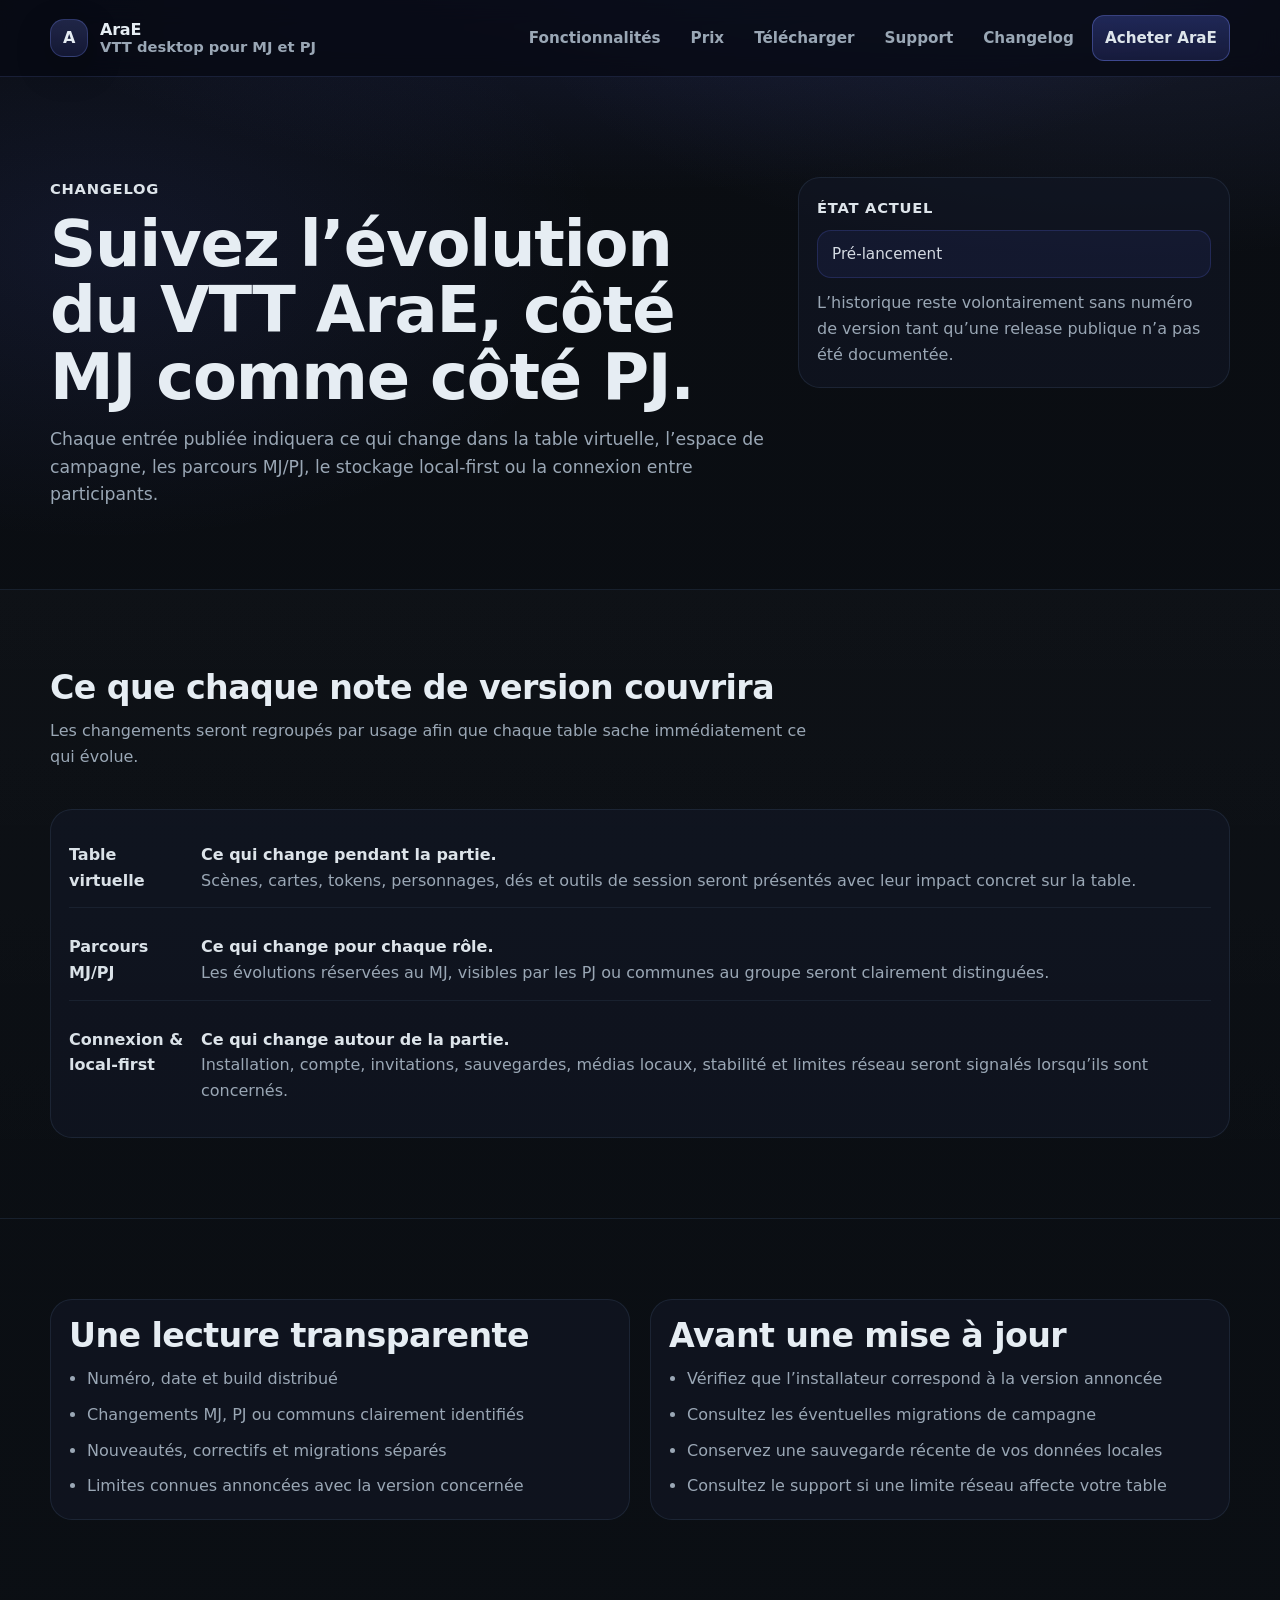
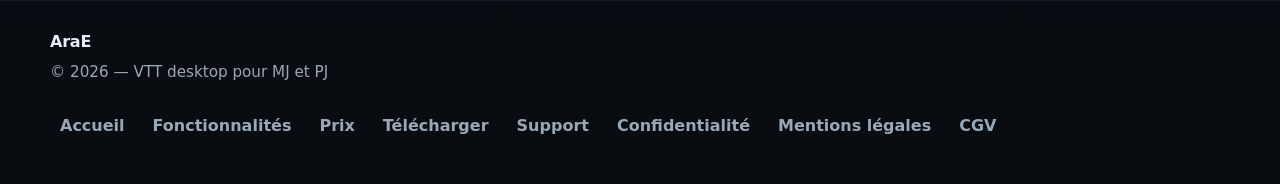
<file: changelog.html>
<!DOCTYPE html>
<html lang="fr">
<head>
  <meta charset="UTF-8" />
  <meta name="viewport" content="width=device-width, initial-scale=1.0" />
  <title>AraE — Changelog du VTT</title>
  <meta name="description" content="Suivez les futures releases documentées du VTT AraE : table, campagnes local-first, parcours MJ/PJ, connexion et installation Windows." />
  <meta name="robots" content="index,follow" />
  <link rel="canonical" href="https://arae.netlify.app/changelog.html" />
  <meta property="og:type" content="website" />
  <meta property="og:url" content="https://arae.netlify.app/changelog.html" />
  <meta property="og:title" content="AraE — Changelog du VTT" />
  <meta property="og:description" content="Évolutions documentées du VTT AraE pour MJ et PJ, sans annoncer de version avant sa publication réelle." />
  <meta property="og:image" content="https://arae.netlify.app/assets/og/og-home.png" />
  <meta name="twitter:card" content="summary_large_image" />
  <meta name="twitter:title" content="AraE — Changelog du VTT" />
  <meta name="twitter:description" content="Table, parcours MJ/PJ, local-first et connexion : les évolutions d’AraE seront publiées ici release par release." />
  <meta name="twitter:image" content="https://arae.netlify.app/assets/og/og-home.png" />
  <meta name="theme-color" content="#0b0f14" />
  <link rel="icon" href="/favicon.ico" sizes="any" />
  <link rel="icon" type="image/png" href="/icons/icon-32.png" sizes="32x32" />
  <link rel="icon" type="image/png" href="/icons/icon-16.png" sizes="16x16" />
  <link rel="apple-touch-icon" href="/icons/apple-touch-icon.png" />
  <link rel="stylesheet" href="css/tokens.css" />
  <link rel="stylesheet" href="css/base.css" />
  <link rel="stylesheet" href="css/layout.css" />
  <link rel="stylesheet" href="css/components.css" />
  <link rel="stylesheet" href="css/utilities.css" />
</head>
<body data-theme="violet">
  <a class="skip-link" href="#content">Aller au contenu</a>

  <header class="topbar" data-elevate>
    <div class="container topbar__inner">
      <a class="brand" href="index.html" aria-label="AraE">
        <span class="brand__mark" aria-hidden="true">A</span>
        <span class="brand__text">
          <span class="brand__name">AraE</span>
          <span class="brand__meta">VTT desktop pour MJ et PJ</span>
        </span>
      </a>

      <nav class="nav" aria-label="Navigation principale">
        <a class="nav__link" href="features.html">Fonctionnalités</a>
        <a class="nav__link" href="pricing.html">Prix</a>
        <a class="nav__link" href="download.html">Télécharger</a>
        <a class="nav__link" href="support.html">Support</a>
        <a class="nav__link" href="changelog.html">Changelog</a>
        <a class="nav__link nav__link--cta" data-buy-link href="#">Acheter AraE</a>
      </nav>

      <button
        class="navbtn"
        type="button"
        aria-label="Ouvrir le menu"
        aria-expanded="false"
        aria-controls="mobile-nav"
        data-navbtn
      >
        <span class="navbtn__bar"></span>
        <span class="navbtn__bar"></span>
        <span class="navbtn__bar"></span>
      </button>
    </div>

    <div id="mobile-nav" class="mobile" data-mobile>
      <div class="container mobile__inner">
        <a class="mobile__link" href="features.html">Fonctionnalités</a>
        <a class="mobile__link" href="pricing.html">Prix</a>
        <a class="mobile__link" href="download.html">Télécharger</a>
        <a class="mobile__link" href="support.html">Support</a>
        <a class="mobile__link" href="changelog.html">Changelog</a>
        <a class="mobile__link mobile__link--cta" data-buy-link href="#">Acheter AraE</a>
      </div>
    </div>
  </header>

  <main id="content">

    <section class="hero">
      <div class="container sidebar">
        <div>
          <div class="kicker">Changelog</div>
          <h1 class="hero__title">Suivez l’évolution du VTT AraE, côté MJ comme côté PJ.</h1>
          <p class="hero__lead">
            Chaque entrée publiée indiquera ce qui change dans la table virtuelle, l’espace de campagne,
            les parcours MJ/PJ, le stockage local-first ou la connexion entre participants.
          </p>
        </div>

        <aside class="card">
          <div class="kicker">État actuel</div>
          <div class="notice notice--accent" data-release-state>Aucune release publique renseignée</div>
          <p class="p" style="margin-top:12px;">L’historique reste volontairement sans numéro de version tant qu’une release publique n’a pas été documentée.</p>
        </aside>
      </div>
    </section>

    <section class="section section--soft">
      <div class="container">
        <div class="section__head">
          <h2 class="h2">Ce que chaque note de version couvrira</h2>
          <p class="sub">Les changements seront regroupés par usage afin que chaque table sache immédiatement ce qui évolue.</p>
        </div>

        <div class="card">
          <div class="timeline">
            <div class="timeline__item">
              <div class="timeline__date">Table virtuelle</div>
              <div class="timeline__body">
                <strong>Ce qui change pendant la partie.</strong><br />
                Scènes, cartes, tokens, personnages, dés et outils de session seront présentés avec leur impact concret sur la table.
              </div>
            </div>

            <div class="timeline__item">
              <div class="timeline__date">Parcours MJ/PJ</div>
              <div class="timeline__body">
                <strong>Ce qui change pour chaque rôle.</strong><br />
                Les évolutions réservées au MJ, visibles par les PJ ou communes au groupe seront clairement distinguées.
              </div>
            </div>

            <div class="timeline__item">
              <div class="timeline__date">Connexion &amp; local-first</div>
              <div class="timeline__body">
                <strong>Ce qui change autour de la partie.</strong><br />
                Installation, compte, invitations, sauvegardes, médias locaux, stabilité et limites réseau seront signalés lorsqu’ils sont concernés.
              </div>
            </div>
          </div>
        </div>
      </div>
    </section>

    <section class="section">
      <div class="container split">
        <article class="card">
          <h2 class="h2">Une lecture transparente</h2>
          <ul class="list">
            <li>Numéro, date et build distribué</li>
            <li>Changements MJ, PJ ou communs clairement identifiés</li>
            <li>Nouveautés, correctifs et migrations séparés</li>
            <li>Limites connues annoncées avec la version concernée</li>
          </ul>
        </article>

        <article class="card">
          <h2 class="h2">Avant une mise à jour</h2>
          <ul class="list">
            <li>Vérifiez que l’installateur correspond à la version annoncée</li>
            <li>Consultez les éventuelles migrations de campagne</li>
            <li>Conservez une sauvegarde récente de vos données locales</li>
            <li>Consultez le support si une limite réseau affecte votre table</li>
          </ul>
        </article>
      </div>
    </section>

  </main>

  <footer class="footer">
    <div class="container footer__inner">
      <div>
        <div class="footer__brand">AraE</div>
        <div class="footer__meta">© <span data-year>2026</span> — VTT desktop pour MJ et PJ</div>
      </div>

      <nav class="footer__nav" aria-label="Liens de pied de page">
        <a class="link" href="index.html">Accueil</a>
        <a class="link" href="features.html">Fonctionnalités</a>
        <a class="link" href="pricing.html">Prix</a>
        <a class="link" href="download.html">Télécharger</a>
        <a class="link" href="support.html">Support</a>
        <a class="link" href="privacy.html">Confidentialité</a>
        <a class="link" href="mentions-legales.html">Mentions légales</a>
        <a class="link" href="cgv.html">CGV</a>
      </nav>
    </div>
  </footer>

  <script src="js/site-config.js"></script>
  <script src="js/main.js"></script>

</body>
</html>
</file>
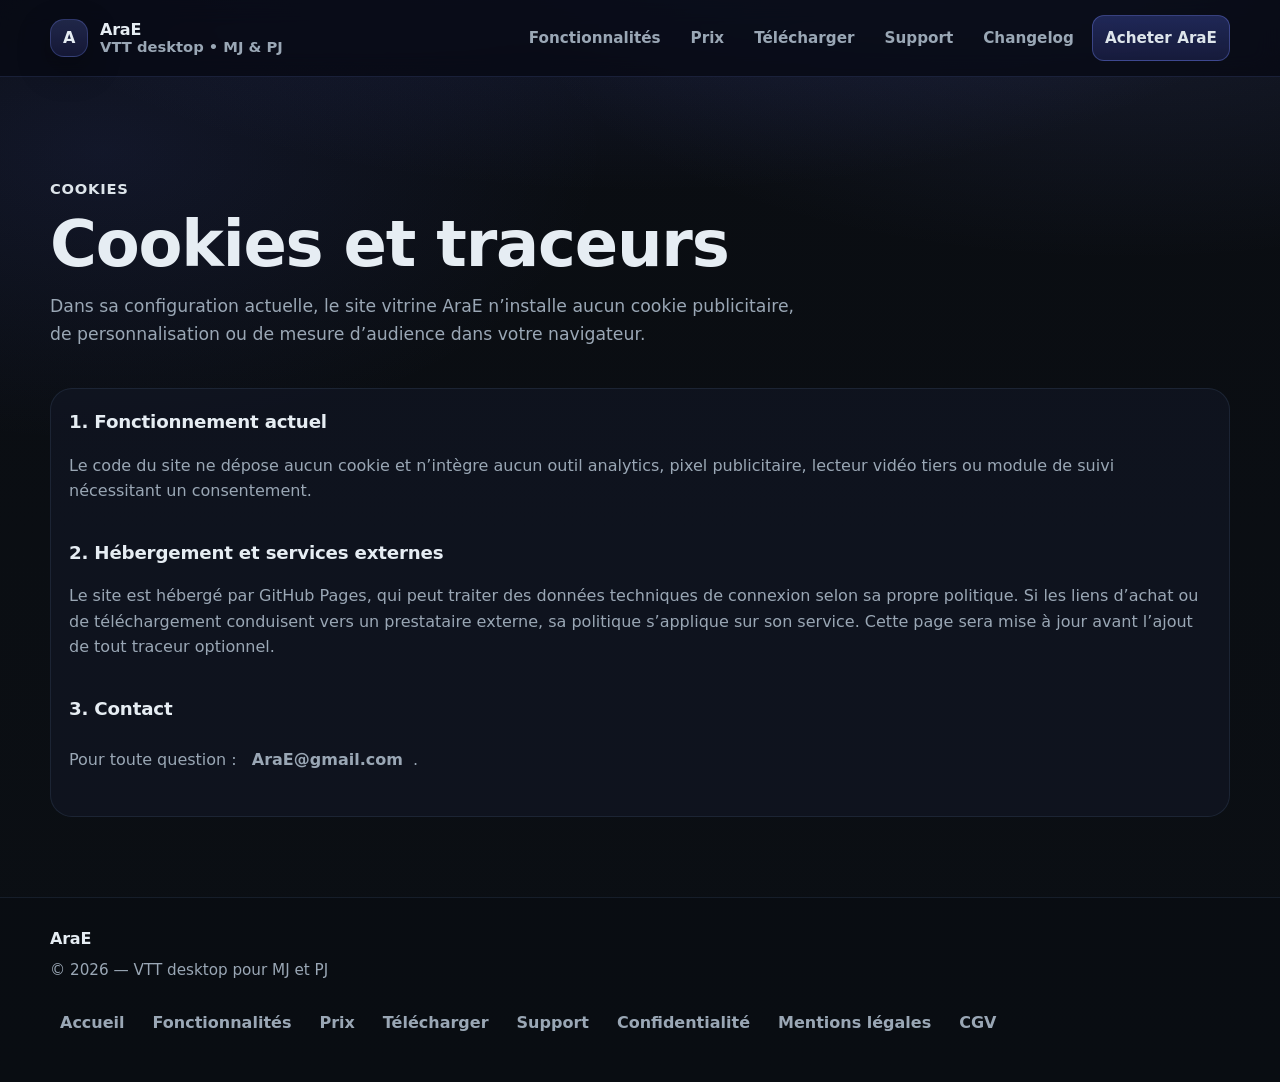
<file: cookies.html>
<!DOCTYPE html>
<html lang="fr">
<head>
  <meta charset="UTF-8" />
  <meta name="viewport" content="width=device-width, initial-scale=1.0" />
  <title>AraE — Cookies</title>
  <meta name="description" content="Informations relatives aux cookies et traceurs pour le site AraE, à adapter selon les outils réellement déployés." />
  <meta name="robots" content="index,follow" />
  <link rel="canonical" href="https://arae.netlify.app/cookies.html" />
  <meta property="og:type" content="website" />
  <meta property="og:url" content="https://arae.netlify.app/cookies.html" />
  <meta property="og:title" content="AraE — Cookies" />
  <meta property="og:description" content="Informations relatives aux cookies et traceurs pour le site AraE, à adapter selon les outils réellement déployés." />
  <meta property="og:image" content="https://arae.netlify.app/assets/og/og-home.png" />
  <meta name="twitter:card" content="summary_large_image" />
  <meta name="twitter:title" content="AraE — Cookies" />
  <meta name="twitter:description" content="Informations relatives aux cookies et traceurs pour le site AraE, à adapter selon les outils réellement déployés." />
  <meta name="twitter:image" content="https://arae.netlify.app/assets/og/og-home.png" />
  <meta name="theme-color" content="#0b0f14" />
  <link rel="icon" href="/favicon.ico" sizes="any" />
  <link rel="icon" type="image/png" href="/icons/icon-32.png" sizes="32x32" />
  <link rel="icon" type="image/png" href="/icons/icon-16.png" sizes="16x16" />
  <link rel="apple-touch-icon" href="/icons/apple-touch-icon.png" />
  <link rel="stylesheet" href="css/tokens.css" />
  <link rel="stylesheet" href="css/base.css" />
  <link rel="stylesheet" href="css/layout.css" />
  <link rel="stylesheet" href="css/components.css" />
  <link rel="stylesheet" href="css/utilities.css" />
</head>
<body data-theme="violet">
  <a class="skip-link" href="#content">Aller au contenu</a>

  <header class="topbar" data-elevate>
    <div class="container topbar__inner">
      <a class="brand" href="index.html" aria-label="AraE">
        <span class="brand__mark" aria-hidden="true">A</span>
        <span class="brand__text">
          <span class="brand__name">AraE</span>
          <span class="brand__meta">VTT desktop • MJ &amp; PJ</span>
        </span>
      </a>

      <nav class="nav" aria-label="Navigation principale">
        <a class="nav__link" href="features.html">Fonctionnalités</a>
        <a class="nav__link" href="pricing.html">Prix</a>
        <a class="nav__link" href="download.html">Télécharger</a>
        <a class="nav__link" href="support.html">Support</a>
        <a class="nav__link" href="changelog.html">Changelog</a>
        <a class="nav__link nav__link--cta" data-buy-link href="#">Acheter AraE</a>
      </nav>

      <button
        class="navbtn"
        type="button"
        aria-label="Ouvrir le menu"
        aria-expanded="false"
        aria-controls="mobile-nav"
        data-navbtn
      >
        <span class="navbtn__bar"></span>
        <span class="navbtn__bar"></span>
        <span class="navbtn__bar"></span>
      </button>
    </div>

    <div id="mobile-nav" class="mobile" data-mobile>
      <div class="container mobile__inner">
        <a class="mobile__link" href="features.html">Fonctionnalités</a>
        <a class="mobile__link" href="pricing.html">Prix</a>
        <a class="mobile__link" href="download.html">Télécharger</a>
        <a class="mobile__link" href="support.html">Support</a>
        <a class="mobile__link" href="changelog.html">Changelog</a>
        <a class="mobile__link mobile__link--cta" data-buy-link href="#">Acheter AraE</a>
      </div>
    </div>
  </header>

  <main id="content">

    <section class="hero">
      <div class="container">
        <div class="section__head">
          <div class="kicker">Cookies</div>
          <h1 class="hero__title">Cookies et traceurs</h1>
          <p class="hero__lead">
            Dans sa configuration actuelle, le site vitrine AraE n’installe aucun cookie publicitaire,
            de personnalisation ou de mesure d’audience dans votre navigateur.
          </p>
        </div>

        <div class="card legal">
          <section>
            <h2>1. Fonctionnement actuel</h2>
            <p>
              Le code du site ne dépose aucun cookie et n’intègre aucun outil analytics, pixel publicitaire,
              lecteur vidéo tiers ou module de suivi nécessitant un consentement.
            </p>
          </section>

          <section>
            <h2>2. Hébergement et services externes</h2>
            <p>
              Le site est hébergé par GitHub Pages, qui peut traiter des données techniques de connexion selon sa propre politique.
              Si les liens d’achat ou de téléchargement conduisent vers un prestataire externe, sa politique s’applique sur son service.
              Cette page sera mise à jour avant l’ajout de tout traceur optionnel.
            </p>
          </section>

          <section>
            <h2>3. Contact</h2>
            <p>
              Pour toute question : <a class="link" data-support-email href="mailto:AraE@gmail.com">AraE@gmail.com</a>.
            </p>
          </section>
        </div>
      </div>
    </section>

  </main>

  <footer class="footer">
    <div class="container footer__inner">
      <div>
        <div class="footer__brand">AraE</div>
        <div class="footer__meta">© <span data-year>2026</span> — VTT desktop pour MJ et PJ</div>
      </div>

      <nav class="footer__nav" aria-label="Liens de pied de page">
        <a class="link" href="index.html">Accueil</a>
        <a class="link" href="features.html">Fonctionnalités</a>
        <a class="link" href="pricing.html">Prix</a>
        <a class="link" href="download.html">Télécharger</a>
        <a class="link" href="support.html">Support</a>
        <a class="link" href="privacy.html">Confidentialité</a>
        <a class="link" href="mentions-legales.html">Mentions légales</a>
        <a class="link" href="cgv.html">CGV</a>
      </nav>
    </div>
  </footer>

  <script src="js/site-config.js"></script>
  <script src="js/main.js"></script>

</body>
</html>
</file>
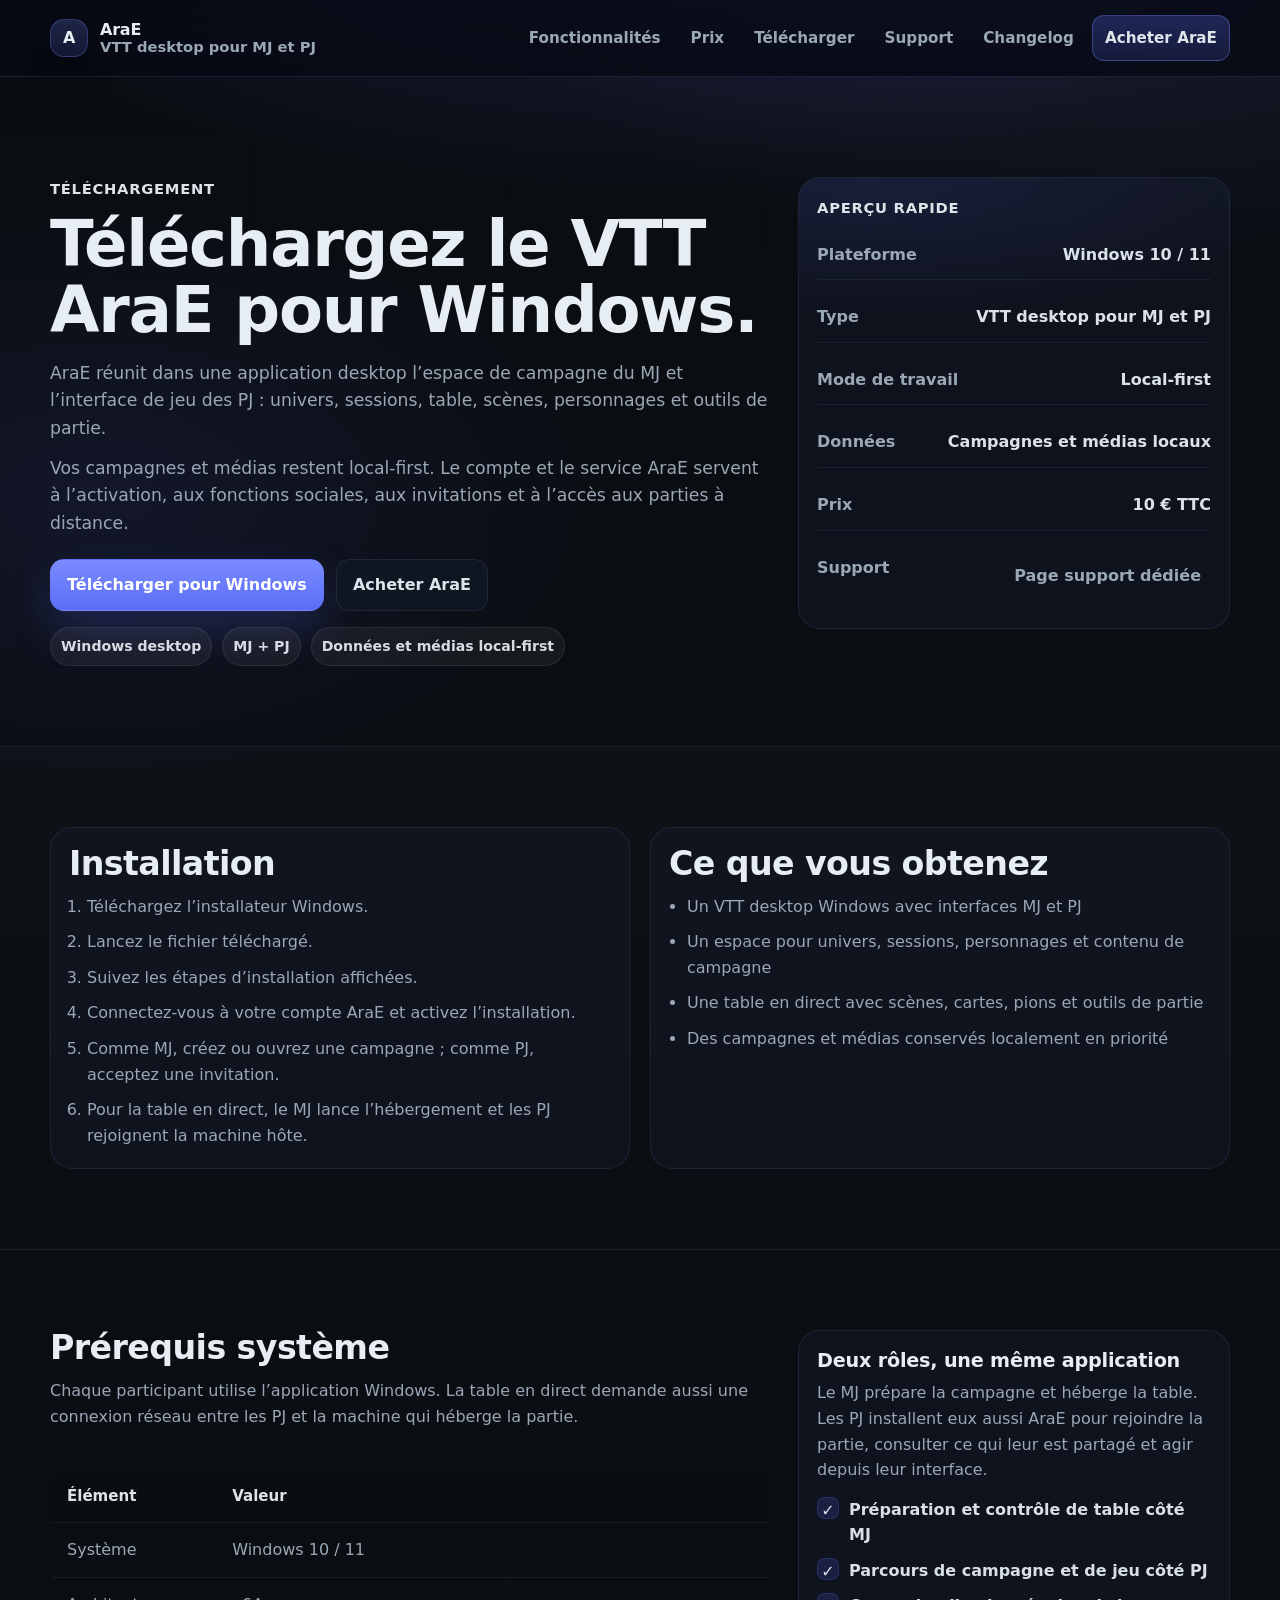
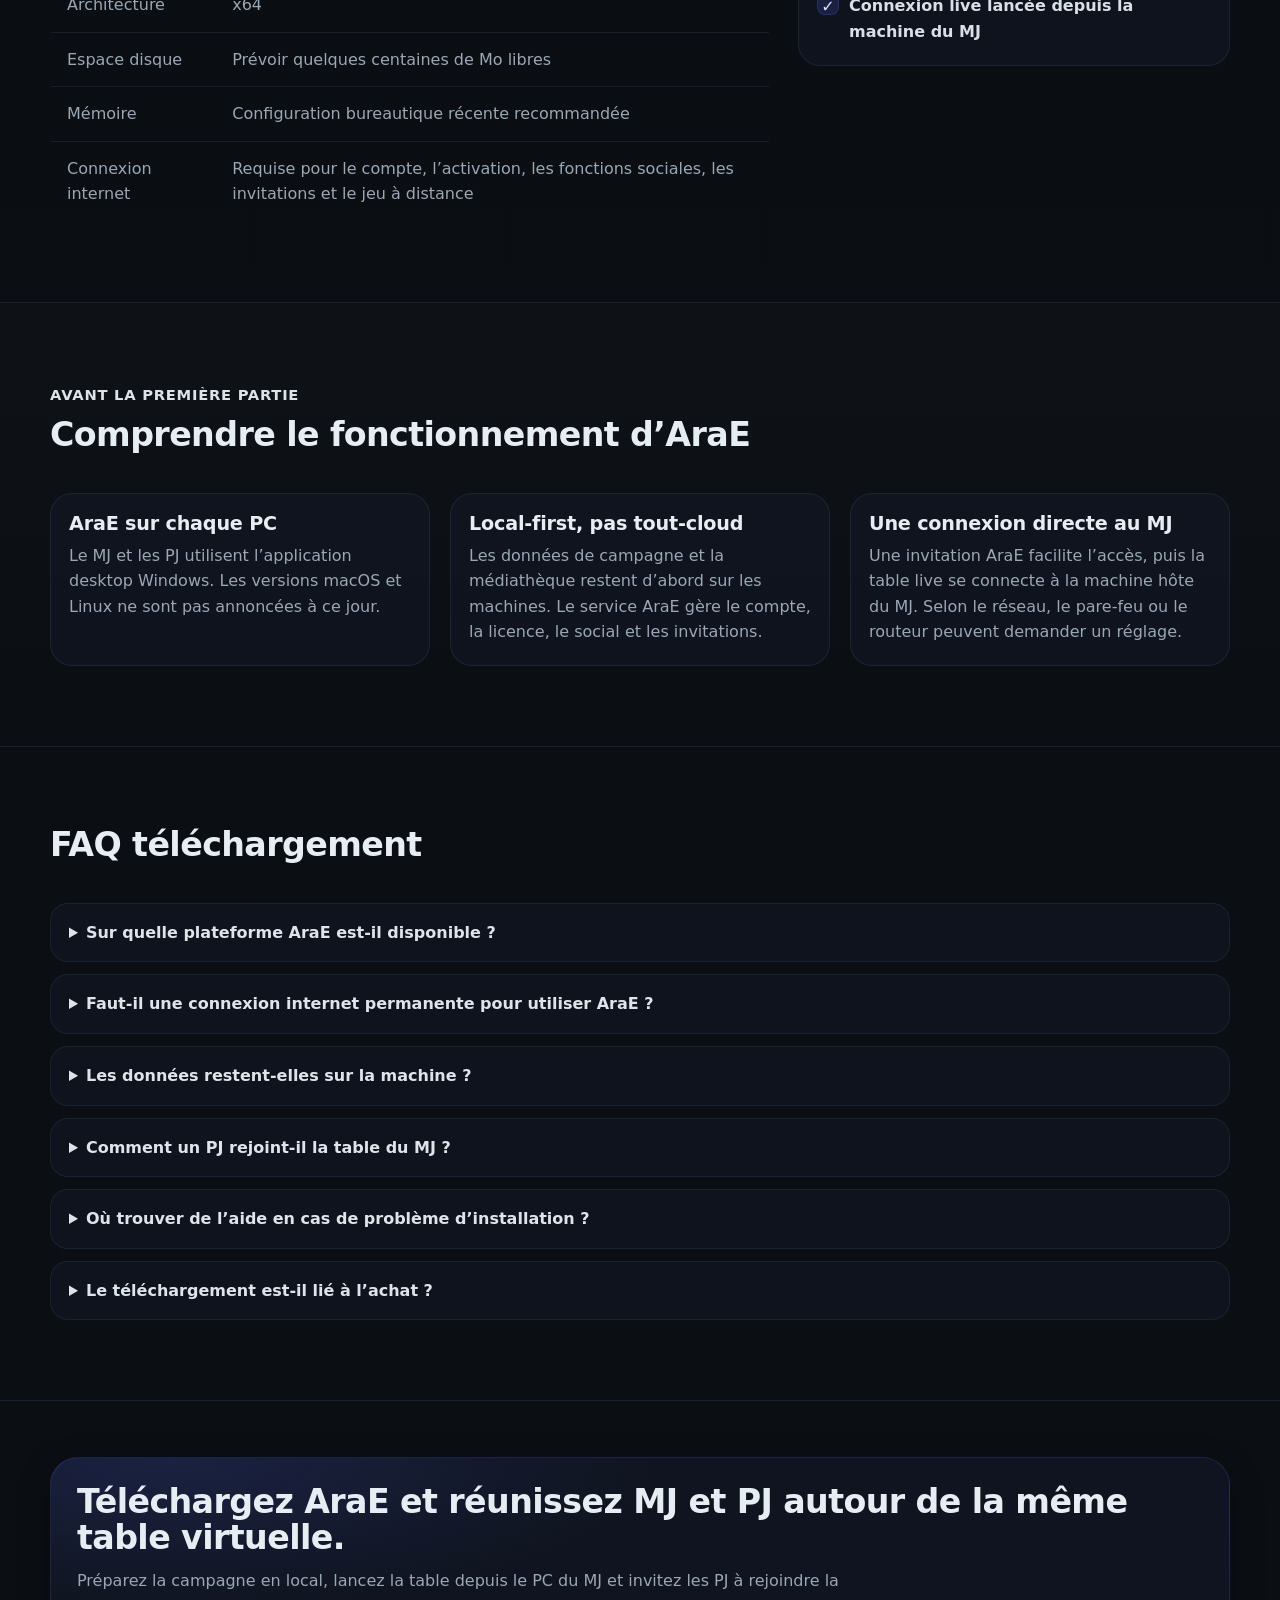
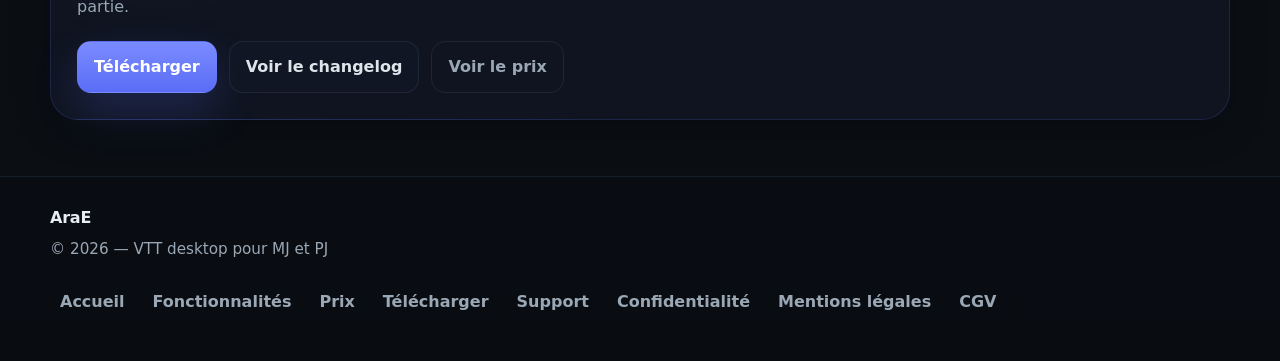
<file: download.html>
<!DOCTYPE html>
<html lang="fr">
<head>
  <meta charset="UTF-8" />
  <meta name="viewport" content="width=device-width, initial-scale=1.0" />

  <title>AraE — Télécharger le VTT pour Windows</title>
  <meta
    name="description"
    content="Téléchargez AraE pour Windows : VTT desktop et espace de campagne pour MJ et PJ, avec données et médias local-first et table en direct."
  />
  <meta name="robots" content="index,follow" />
  <link rel="canonical" href="https://ingodwetrusttt.github.io/AraEOfficialSitweb/download.html" />

  <meta property="og:type" content="website" />
  <meta property="og:url" content="https://ingodwetrusttt.github.io/AraEOfficialSitweb/download.html" />
  <meta property="og:title" content="AraE — Télécharger le VTT pour Windows" />
  <meta
    property="og:description"
    content="Installez AraE sur Windows pour préparer, rejoindre et jouer vos campagnes dans un VTT desktop conçu pour MJ et PJ."
  />
  <meta property="og:image" content="https://ingodwetrusttt.github.io/AraEOfficialSitweb/assets/og/og-home.png" />
  <meta property="og:image:width" content="1200" />
  <meta property="og:image:height" content="630" />

  <meta name="twitter:card" content="summary_large_image" />
  <meta name="twitter:title" content="AraE — Télécharger le VTT pour Windows" />
  <meta
    name="twitter:description"
    content="Téléchargez le VTT desktop AraE pour Windows : campagnes local-first, interfaces MJ/PJ et table en direct."
  />
  <meta name="twitter:image" content="https://ingodwetrusttt.github.io/AraEOfficialSitweb/assets/og/og-home.png" />

  <meta name="theme-color" content="#0b0f14" />
  <link rel="icon" href="favicon.ico" sizes="any" />
  <link rel="icon" type="image/png" href="icons/icon-32.png" sizes="32x32" />
  <link rel="icon" type="image/png" href="icons/icon-16.png" sizes="16x16" />
  <link rel="apple-touch-icon" href="icons/apple-touch-icon.png" />

  <link rel="stylesheet" href="css/tokens.css" />
  <link rel="stylesheet" href="css/base.css" />
  <link rel="stylesheet" href="css/layout.css" />
  <link rel="stylesheet" href="css/components.css" />
  <link rel="stylesheet" href="css/utilities.css" />
</head>
<body data-theme="violet">
  <a class="skip-link" href="#content">Aller au contenu</a>

  <header class="topbar" data-elevate>
    <div class="container topbar__inner">
      <a class="brand" href="index.html" aria-label="AraE">
        <span class="brand__mark" aria-hidden="true">A</span>
        <span class="brand__text">
          <span class="brand__name">AraE</span>
          <span class="brand__meta">VTT desktop pour MJ et PJ</span>
        </span>
      </a>

      <nav class="nav" aria-label="Navigation principale">
        <a class="nav__link" href="features.html">Fonctionnalités</a>
        <a class="nav__link" href="pricing.html">Prix</a>
        <a class="nav__link" href="download.html" aria-current="page">Télécharger</a>
        <a class="nav__link" href="support.html">Support</a>
        <a class="nav__link" href="changelog.html">Changelog</a>
        <a class="nav__link nav__link--cta" data-buy-link href="pricing.html">Acheter AraE</a>
      </nav>

      <button
        class="navbtn"
        type="button"
        aria-label="Ouvrir le menu"
        aria-expanded="false"
        aria-controls="mobile-nav"
        data-navbtn
      >
        <span class="navbtn__bar"></span>
        <span class="navbtn__bar"></span>
        <span class="navbtn__bar"></span>
      </button>
    </div>

    <div id="mobile-nav" class="mobile" data-mobile>
      <div class="container mobile__inner">
        <a class="mobile__link" href="features.html">Fonctionnalités</a>
        <a class="mobile__link" href="pricing.html">Prix</a>
        <a class="mobile__link" href="download.html" aria-current="page">Télécharger</a>
        <a class="mobile__link" href="support.html">Support</a>
        <a class="mobile__link" href="changelog.html">Changelog</a>
        <a class="mobile__link mobile__link--cta" data-buy-link href="pricing.html">Acheter AraE</a>
      </div>
    </div>
  </header>

  <main id="content">
    <section class="hero">
      <div class="container sidebar">
        <div>
          <div class="kicker">Téléchargement</div>
          <h1 class="hero__title">Téléchargez le VTT AraE pour Windows.</h1>
          <p class="hero__lead">
            AraE réunit dans une application desktop l’espace de campagne du MJ et
            l’interface de jeu des PJ : univers, sessions, table, scènes, personnages et outils de partie.
          </p>
          <p class="hero__lead">
            Vos campagnes et médias restent local-first. Le compte et le service AraE servent à
            l’activation, aux fonctions sociales, aux invitations et à l’accès aux parties à distance.
          </p>

          <div class="actions">
            <a class="btn btn--primary" data-download-link href="#">
              <span data-download-label>Télécharger pour Windows</span>
            </a>
            <a class="btn btn--secondary" data-buy-link href="pricing.html">Acheter AraE</a>
          </div>

          <div class="pillrow">
            <span class="pill">Windows desktop</span>
            <span class="pill">MJ + PJ</span>
            <span class="pill">Données et médias local-first</span>
          </div>
        </div>

        <aside class="card card--accent">
          <div class="kicker">Aperçu rapide</div>

          <div class="specs" style="margin-top: 8px;">
            <div class="spec">
              <div class="spec__label">Plateforme</div>
              <div class="spec__value">Windows 10 / 11</div>
            </div>
            <div class="spec">
              <div class="spec__label">Type</div>
              <div class="spec__value">VTT desktop pour MJ et PJ</div>
            </div>
            <div class="spec">
              <div class="spec__label">Mode de travail</div>
              <div class="spec__value">Local-first</div>
            </div>
            <div class="spec">
              <div class="spec__label">Données</div>
              <div class="spec__value">Campagnes et médias locaux</div>
            </div>
            <div class="spec">
              <div class="spec__label">Prix</div>
              <div class="spec__value" data-price-label>10 € TTC</div>
            </div>
            <div class="spec">
              <div class="spec__label">Support</div>
              <div class="spec__value"><a class="link" href="support.html">Page support dédiée</a></div>
            </div>
          </div>
        </aside>
      </div>
    </section>

    <section class="section section--soft">
      <div class="container split">
        <article class="card">
          <h2 class="h2">Installation</h2>
          <ol class="list">
            <li>Téléchargez l’installateur Windows.</li>
            <li>Lancez le fichier téléchargé.</li>
            <li>Suivez les étapes d’installation affichées.</li>
            <li>Connectez-vous à votre compte AraE et activez l’installation.</li>
            <li>Comme MJ, créez ou ouvrez une campagne ; comme PJ, acceptez une invitation.</li>
            <li>Pour la table en direct, le MJ lance l’hébergement et les PJ rejoignent la machine hôte.</li>
          </ol>
        </article>

        <article class="card">
          <h2 class="h2">Ce que vous obtenez</h2>
          <ul class="list">
            <li>Un VTT desktop Windows avec interfaces MJ et PJ</li>
            <li>Un espace pour univers, sessions, personnages et contenu de campagne</li>
            <li>Une table en direct avec scènes, cartes, pions et outils de partie</li>
            <li>Des campagnes et médias conservés localement en priorité</li>
          </ul>
        </article>
      </div>
    </section>

    <section class="section">
      <div class="container sidebar">
        <div>
          <div class="section__head">
            <h2 class="h2">Prérequis système</h2>
            <p class="sub">
              Chaque participant utilise l’application Windows. La table en direct demande aussi
              une connexion réseau entre les PJ et la machine qui héberge la partie.
            </p>
          </div>

          <table class="table" aria-label="Prérequis système">
            <thead>
              <tr>
                <th>Élément</th>
                <th>Valeur</th>
              </tr>
            </thead>
            <tbody>
              <tr>
                <td>Système</td>
                <td>Windows 10 / 11</td>
              </tr>
              <tr>
                <td>Architecture</td>
                <td>x64</td>
              </tr>
              <tr>
                <td>Espace disque</td>
                <td>Prévoir quelques centaines de Mo libres</td>
              </tr>
              <tr>
                <td>Mémoire</td>
                <td>Configuration bureautique récente recommandée</td>
              </tr>
              <tr>
                <td>Connexion internet</td>
                <td>Requise pour le compte, l’activation, les fonctions sociales, les invitations et le jeu à distance</td>
              </tr>
            </tbody>
          </table>
        </div>

        <aside class="card">
          <h3 class="h3">Deux rôles, une même application</h3>
          <p class="p">
            Le MJ prépare la campagne et héberge la table. Les PJ installent eux aussi AraE pour
            rejoindre la partie, consulter ce qui leur est partagé et agir depuis leur interface.
          </p>
          <div class="feature-list">
            <div class="feature-list__item"><span class="feature-list__dot" aria-hidden="true">✓</span><span>Préparation et contrôle de table côté MJ</span></div>
            <div class="feature-list__item"><span class="feature-list__dot" aria-hidden="true">✓</span><span>Parcours de campagne et de jeu côté PJ</span></div>
            <div class="feature-list__item"><span class="feature-list__dot" aria-hidden="true">✓</span><span>Connexion live lancée depuis la machine du MJ</span></div>
          </div>
        </aside>
      </div>
    </section>

    <section class="section section--soft">
      <div class="container">
        <div class="section__head">
          <div class="kicker">Avant la première partie</div>
          <h2 class="h2">Comprendre le fonctionnement d’AraE</h2>
        </div>

        <div class="grid grid--3">
          <article class="card">
            <h3 class="h3">AraE sur chaque PC</h3>
            <p class="p">
              Le MJ et les PJ utilisent l’application desktop Windows. Les versions macOS et Linux ne sont pas annoncées à ce jour.
            </p>
          </article>

          <article class="card">
            <h3 class="h3">Local-first, pas tout-cloud</h3>
            <p class="p">
              Les données de campagne et la médiathèque restent d’abord sur les machines. Le service AraE gère le compte, la licence, le social et les invitations.
            </p>
          </article>

          <article class="card">
            <h3 class="h3">Une connexion directe au MJ</h3>
            <p class="p">
              Une invitation AraE facilite l’accès, puis la table live se connecte à la machine hôte du MJ. Selon le réseau, le pare-feu ou le routeur peuvent demander un réglage.
            </p>
          </article>
        </div>
      </div>
    </section>

    <section class="section">
      <div class="container">
        <div class="section__head">
          <h2 class="h2">FAQ téléchargement</h2>
        </div>

        <div class="faq">
          <details class="faq__item">
            <summary>Sur quelle plateforme AraE est-il disponible ?</summary>
            <div class="faq__body">
              AraE est actuellement proposé comme application desktop pour Windows 10 et 11 en architecture x64.
            </div>
          </details>

          <details class="faq__item">
            <summary>Faut-il une connexion internet permanente pour utiliser AraE ?</summary>
            <div class="faq__body">
              Les campagnes et médias restent locaux, mais AraE peut demander Internet pour vérifier le compte et l’activation.
              Les fonctions sociales, les invitations et une partie à distance nécessitent également une connexion.
            </div>
          </details>

          <details class="faq__item">
            <summary>Les données restent-elles sur la machine ?</summary>
            <div class="faq__body">
              Les campagnes et médias sont local-first. Pendant une partie, le PC hôte transmet aux PJ
              les éléments qu’ils sont autorisés à voir ; les données de compte, de social et d’invitation passent par le service AraE.
            </div>
          </details>

          <details class="faq__item">
            <summary>Comment un PJ rejoint-il la table du MJ ?</summary>
            <div class="faq__body">
              Le MJ lance l’hébergement de la table. Le PJ peut la rejoindre depuis une invitation AraE
              ou avec les informations de connexion directe à l’hôte. La traversée automatique de tous les réseaux et un relais cloud permanent ne sont pas garantis.
            </div>
          </details>

          <details class="faq__item">
            <summary>Où trouver de l’aide en cas de problème d’installation ?</summary>
            <div class="faq__body">
              La page <a class="link" href="support.html">Support</a> centralise l’aide pour l’installation, le compte, les données locales et la connexion à une table.
            </div>
          </details>

          <details class="faq__item">
            <summary>Le téléchargement est-il lié à l’achat ?</summary>
            <div class="faq__body">
              L’offre affichée reste simple : AraE Desktop pour Windows à 10 € TTC, en paiement unique et sans abonnement.
            </div>
          </details>
        </div>
      </div>
    </section>

    <section class="section section--tight">
      <div class="container">
        <div class="cta-banner">
          <h2 class="h2">Téléchargez AraE et réunissez MJ et PJ autour de la même table virtuelle.</h2>
          <p class="sub">
            Préparez la campagne en local, lancez la table depuis le PC du MJ et invitez les PJ à rejoindre la partie.
          </p>
          <div class="actions">
            <a class="btn btn--primary" data-download-link href="#">Télécharger</a>
            <a class="btn btn--secondary" href="changelog.html">Voir le changelog</a>
            <a class="btn btn--ghost" href="pricing.html">Voir le prix</a>
          </div>
        </div>
      </div>
    </section>
  </main>

  <footer class="footer">
    <div class="container footer__inner">
      <div>
        <div class="footer__brand">AraE</div>
        <div class="footer__meta">© <span data-year>2026</span> — VTT desktop pour MJ et PJ</div>
      </div>

      <nav class="footer__nav" aria-label="Liens de pied de page">
        <a class="link" href="index.html">Accueil</a>
        <a class="link" href="features.html">Fonctionnalités</a>
        <a class="link" href="pricing.html">Prix</a>
        <a class="link" href="download.html">Télécharger</a>
        <a class="link" href="support.html">Support</a>
        <a class="link" href="privacy.html">Confidentialité</a>
        <a class="link" href="mentions-legales.html">Mentions légales</a>
        <a class="link" href="cgv.html">CGV</a>
      </nav>
    </div>
  </footer>

  <script src="js/site-config.js"></script>
  <script src="js/main.js"></script>
</body>
</html>
</file>
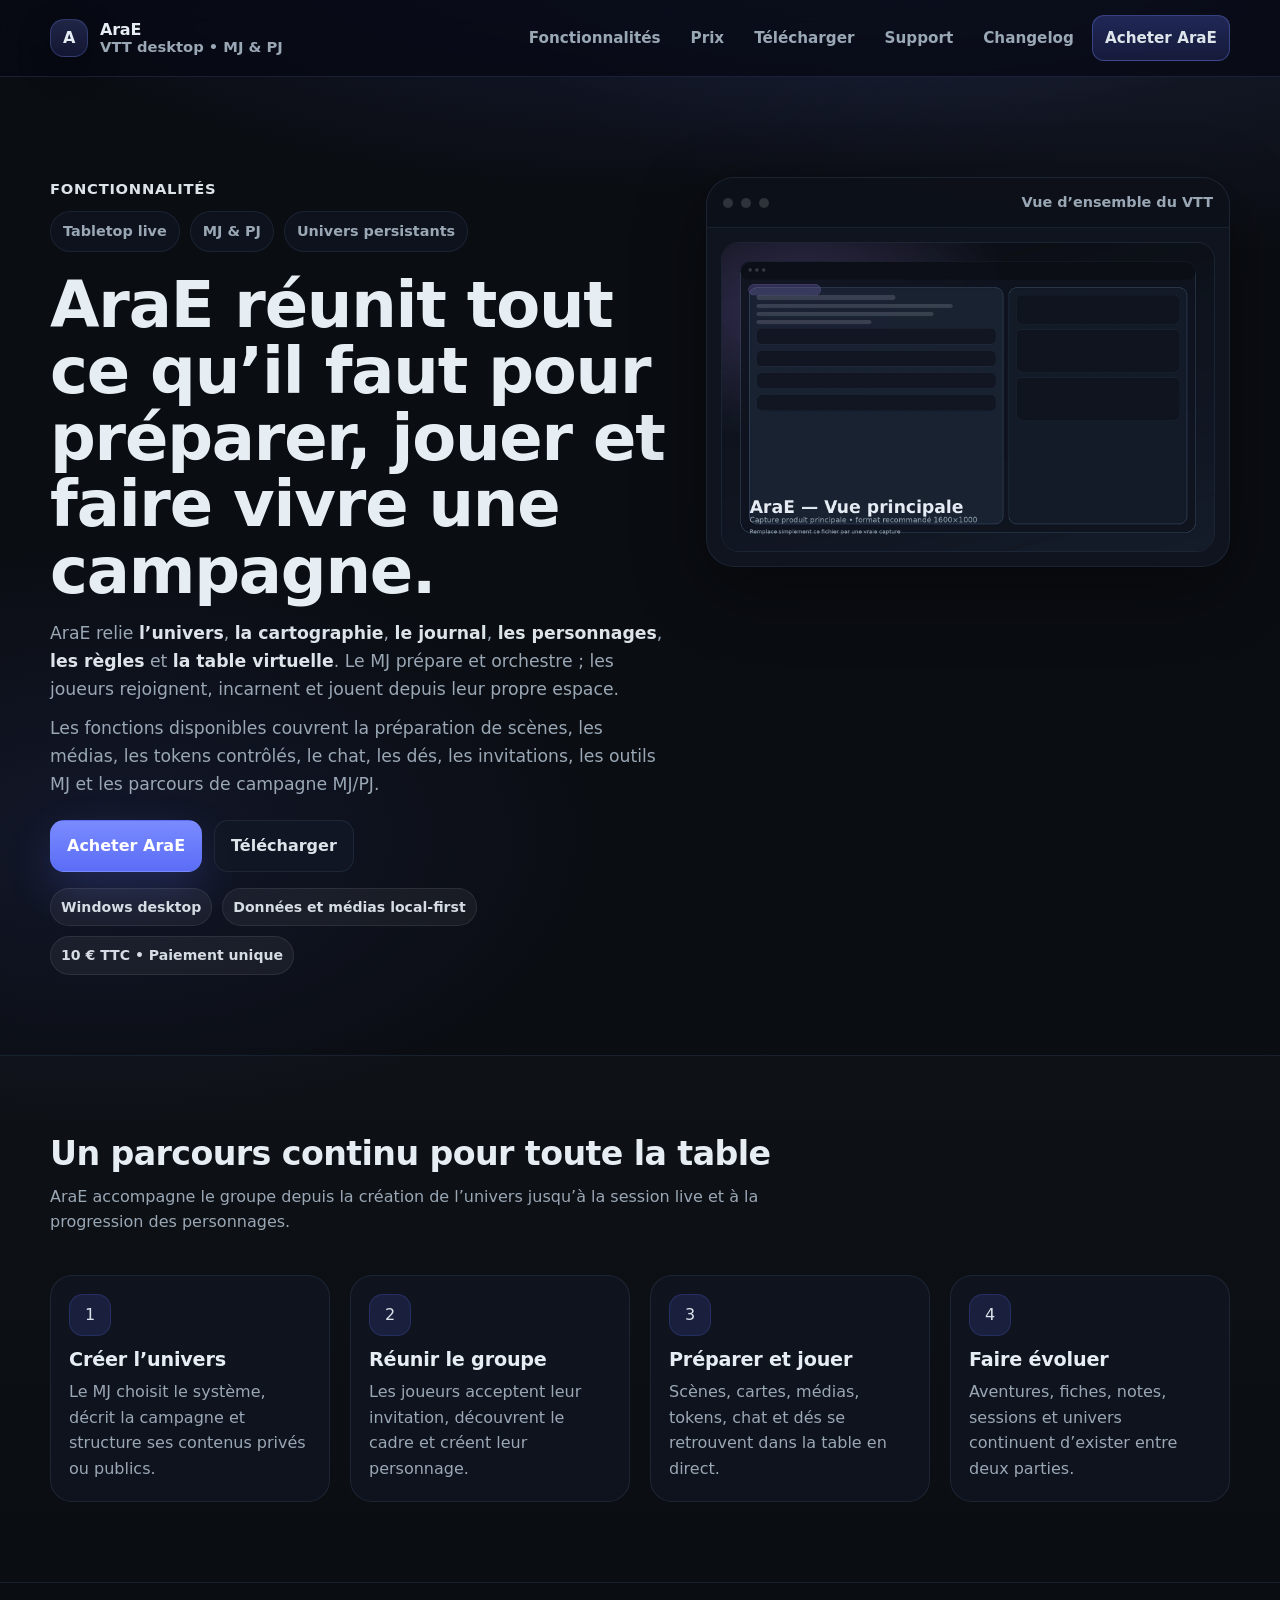
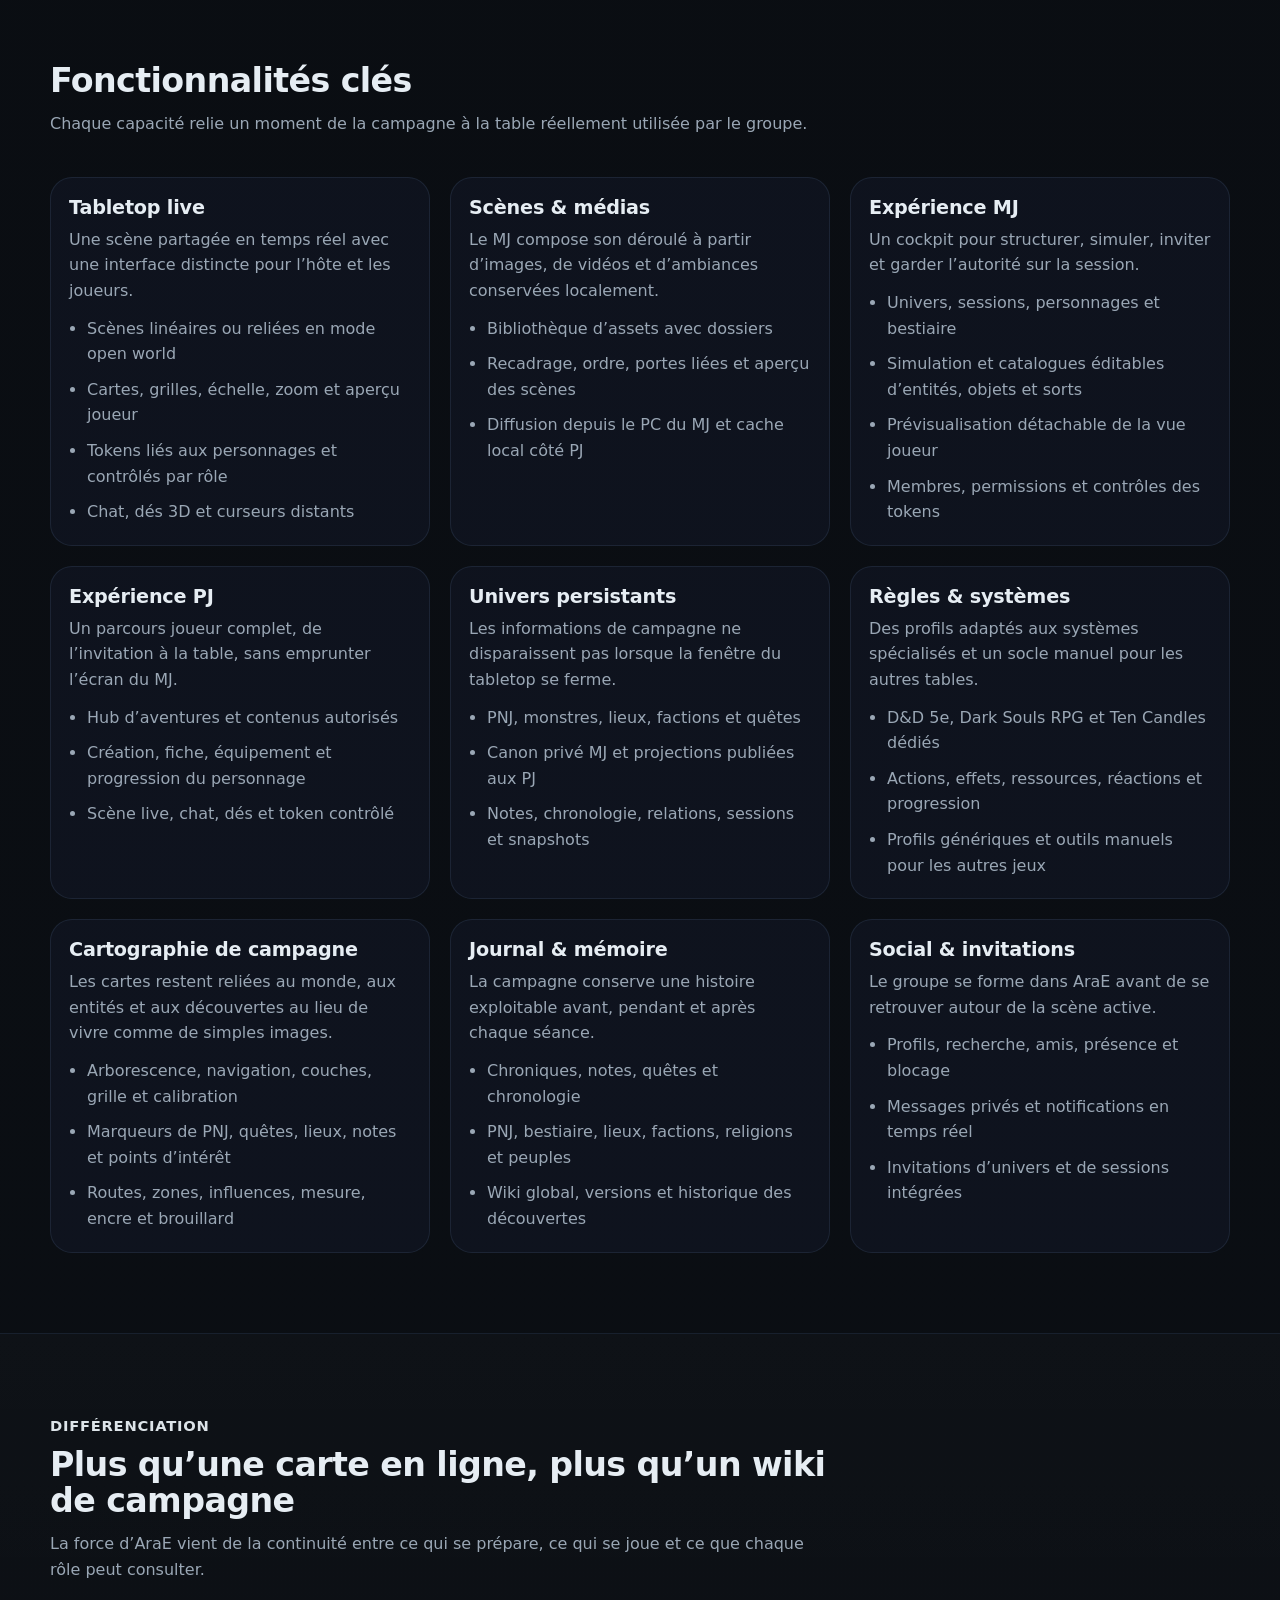
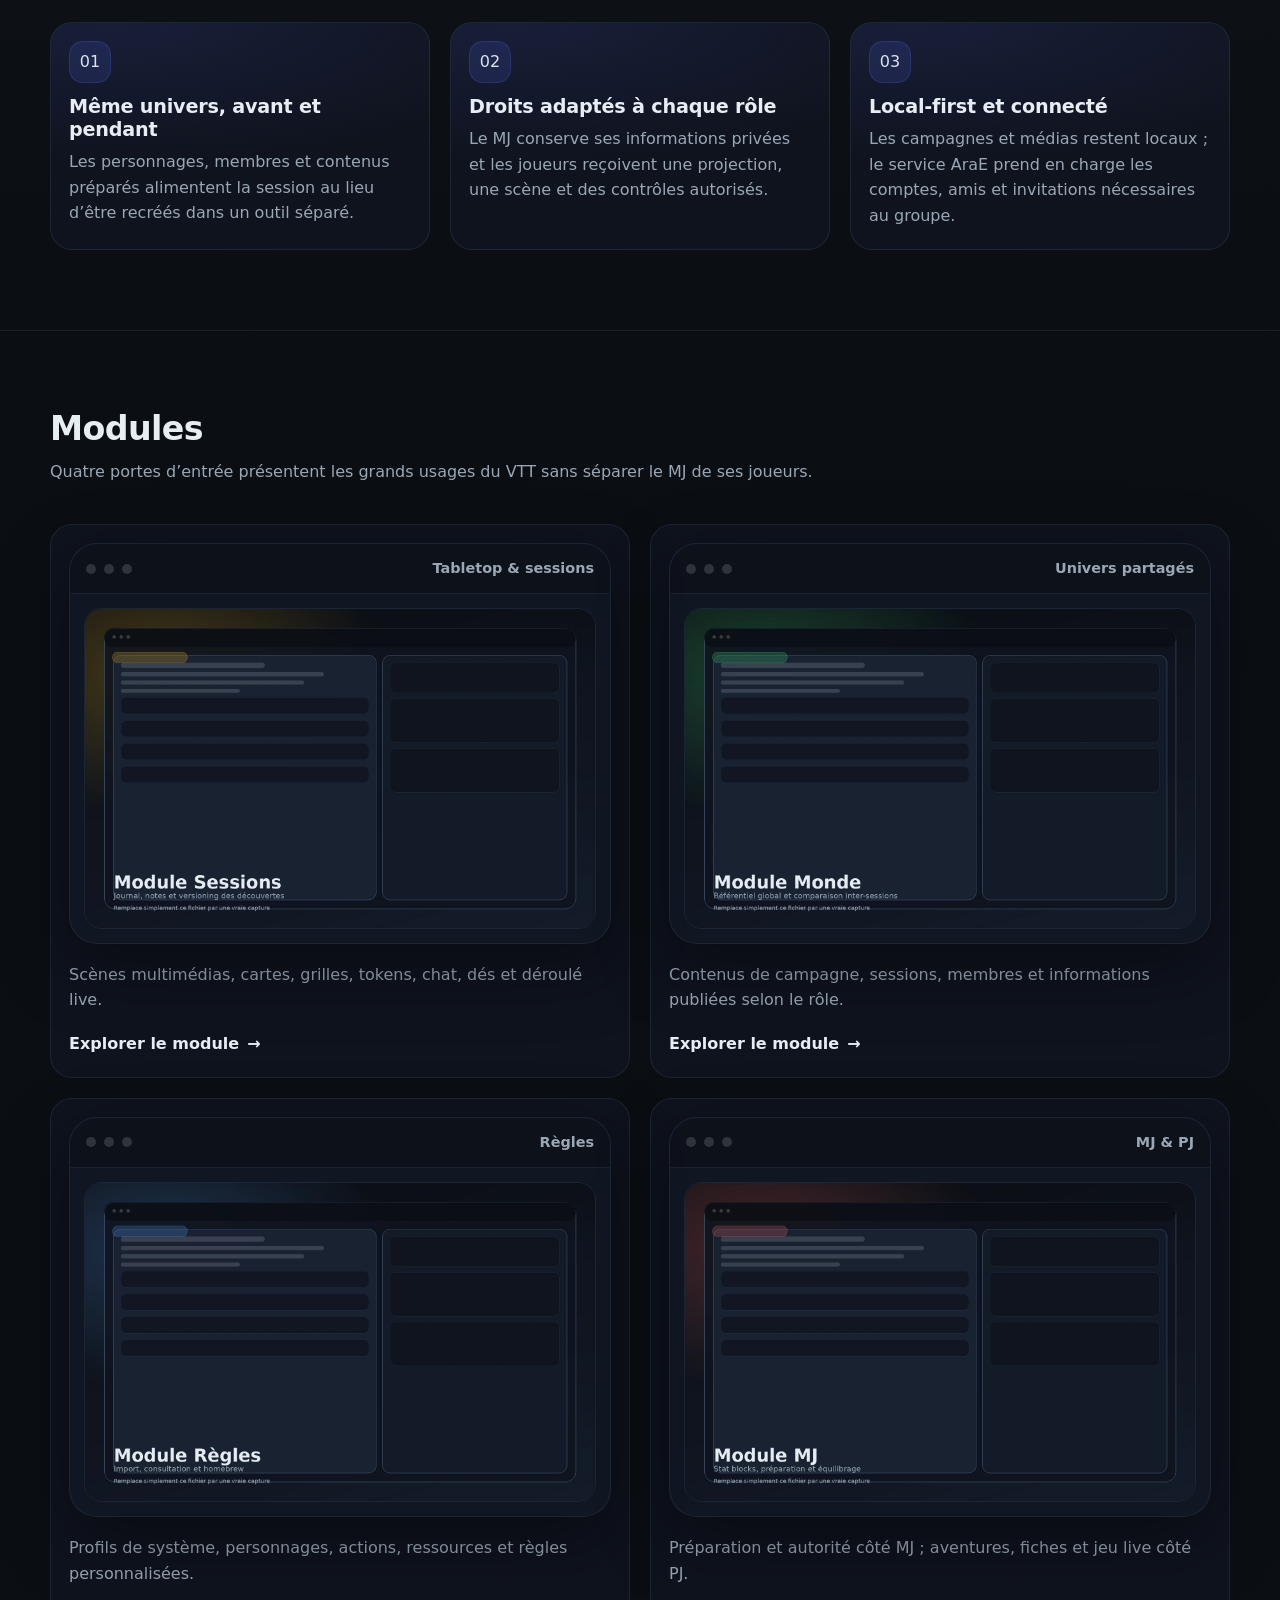
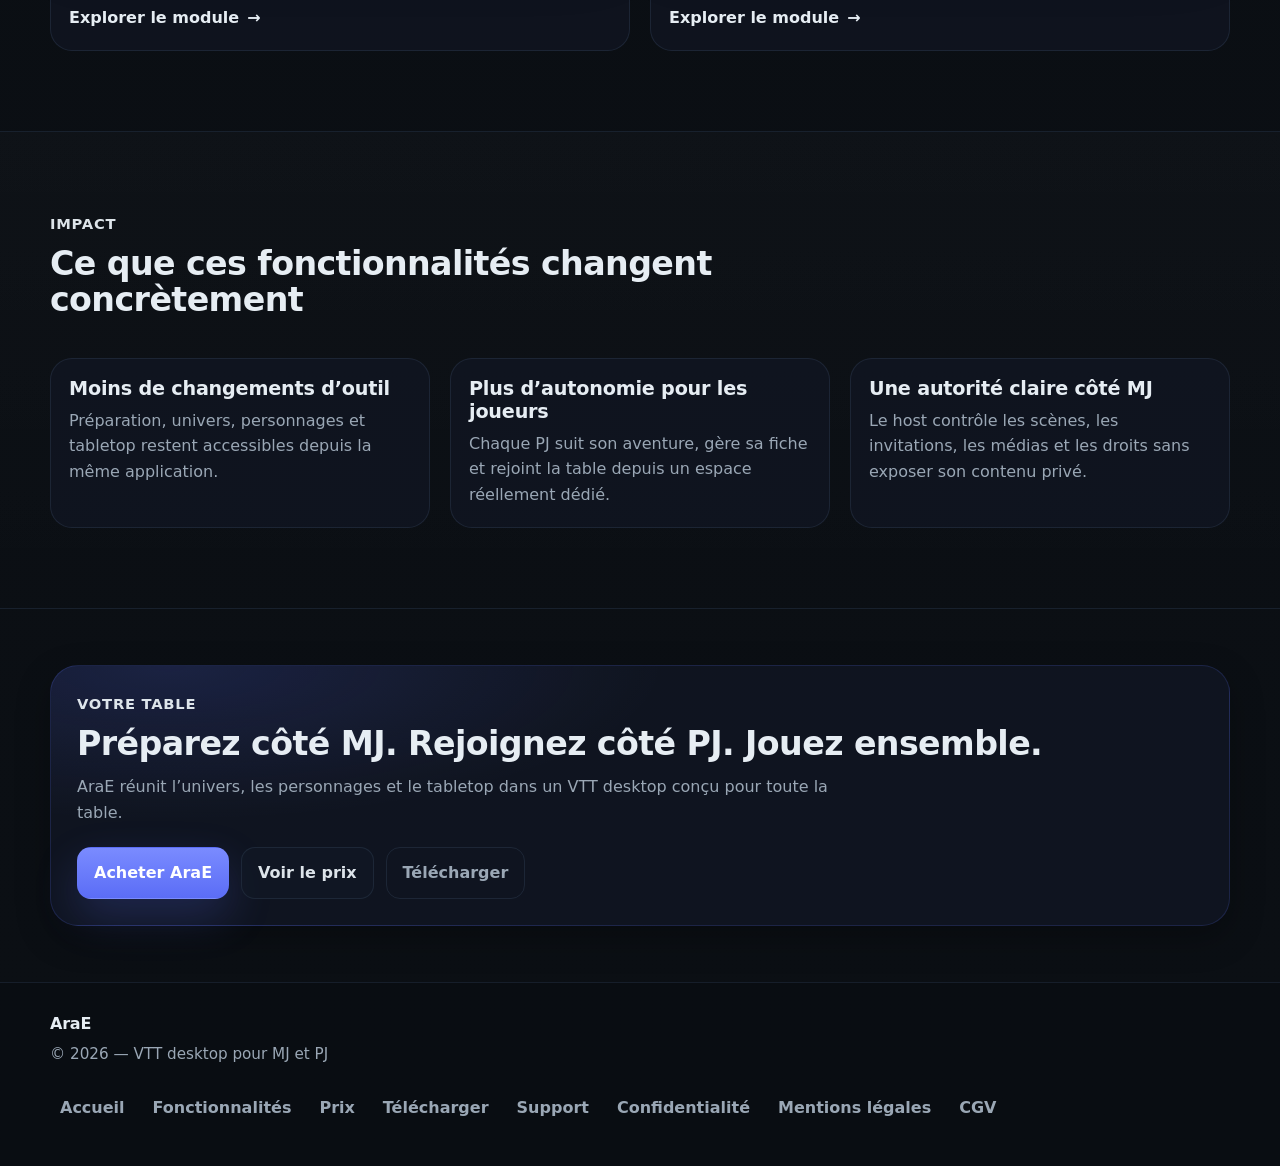
<file: features.html>
<!DOCTYPE html>
<html lang="fr">
<head>
  <meta charset="UTF-8" />
  <meta name="viewport" content="width=device-width, initial-scale=1.0" />

  <title>AraE — Fonctionnalités du VTT pour MJ et PJ</title>
  <meta
    name="description"
    content="Découvrez AraE : tabletop live, cartographie, journal, univers partagés, outils MJ, aventures PJ, personnages, chat, dés et médias local-first."
  />
  <meta name="robots" content="index,follow" />
  <link rel="canonical" href="https://ingodwetrusttt.github.io/AraEOfficialSitweb/features.html" />

  <meta property="og:type" content="website" />
  <meta property="og:url" content="https://ingodwetrusttt.github.io/AraEOfficialSitweb/features.html" />
  <meta property="og:title" content="AraE — Fonctionnalités du VTT pour MJ et PJ" />
  <meta
    property="og:description"
    content="Tabletop live, cartographie, univers partagés, journal, personnages, règles et expériences distinctes pour MJ et PJ."
  />
  <meta property="og:image" content="https://ingodwetrusttt.github.io/AraEOfficialSitweb/assets/og/og-home.png" />
  <meta property="og:image:width" content="1200" />
  <meta property="og:image:height" content="630" />

  <meta name="twitter:card" content="summary_large_image" />
  <meta name="twitter:title" content="AraE — Fonctionnalités du VTT pour MJ et PJ" />
  <meta
    name="twitter:description"
    content="Découvrez le VTT desktop qui relie univers, cartographie, journal, outils MJ, personnages PJ et table en direct."
  />
  <meta name="twitter:image" content="https://ingodwetrusttt.github.io/AraEOfficialSitweb/assets/og/og-home.png" />

  <meta name="theme-color" content="#0b0f14" />
  <link rel="icon" href="favicon.ico" sizes="any" />
  <link rel="icon" type="image/png" href="icons/icon-32.png" sizes="32x32" />
  <link rel="icon" type="image/png" href="icons/icon-16.png" sizes="16x16" />
  <link rel="apple-touch-icon" href="icons/apple-touch-icon.png" />

  <link rel="stylesheet" href="css/tokens.css" />
  <link rel="stylesheet" href="css/base.css" />
  <link rel="stylesheet" href="css/layout.css" />
  <link rel="stylesheet" href="css/components.css" />
  <link rel="stylesheet" href="css/utilities.css" />
</head>
<body data-theme="violet">
  <a class="skip-link" href="#content">Aller au contenu</a>

  <header class="topbar" data-elevate>
    <div class="container topbar__inner">
      <a class="brand" href="index.html" aria-label="AraE">
        <span class="brand__mark" aria-hidden="true">A</span>
        <span class="brand__text">
          <span class="brand__name">AraE</span>
          <span class="brand__meta">VTT desktop • MJ &amp; PJ</span>
        </span>
      </a>

      <nav class="nav" aria-label="Navigation principale">
        <a class="nav__link" href="features.html" aria-current="page">Fonctionnalités</a>
        <a class="nav__link" href="pricing.html">Prix</a>
        <a class="nav__link" href="download.html">Télécharger</a>
        <a class="nav__link" href="support.html">Support</a>
        <a class="nav__link" href="changelog.html">Changelog</a>
        <a class="nav__link nav__link--cta" data-buy-link href="pricing.html">Acheter AraE</a>
      </nav>

      <button
        class="navbtn"
        type="button"
        aria-label="Ouvrir le menu"
        aria-expanded="false"
        aria-controls="mobile-nav"
        data-navbtn
      >
        <span class="navbtn__bar"></span>
        <span class="navbtn__bar"></span>
        <span class="navbtn__bar"></span>
      </button>
    </div>

    <div id="mobile-nav" class="mobile" data-mobile>
      <div class="container mobile__inner">
        <a class="mobile__link" href="features.html" aria-current="page">Fonctionnalités</a>
        <a class="mobile__link" href="pricing.html">Prix</a>
        <a class="mobile__link" href="download.html">Télécharger</a>
        <a class="mobile__link" href="support.html">Support</a>
        <a class="mobile__link" href="changelog.html">Changelog</a>
        <a class="mobile__link mobile__link--cta" data-buy-link href="pricing.html">Acheter AraE</a>
      </div>
    </div>
  </header>

  <main id="content">
    <section class="hero">
      <div class="container hero__grid">
        <div class="hero__copy">
          <div class="kicker">Fonctionnalités</div>

          <div class="badges" aria-label="Badges produit">
            <span class="badge">Tabletop live</span>
            <span class="badge">MJ &amp; PJ</span>
            <span class="badge">Univers persistants</span>
          </div>

          <h1 class="hero__title">AraE réunit tout ce qu’il faut pour préparer, jouer et faire vivre une campagne.</h1>

          <p class="hero__lead">
            AraE relie <strong>l’univers</strong>, <strong>la cartographie</strong>, <strong>le journal</strong>,
            <strong>les personnages</strong>, <strong>les règles</strong> et <strong>la table virtuelle</strong>.
            Le MJ prépare et orchestre ; les joueurs rejoignent, incarnent et jouent depuis leur propre espace.
          </p>

          <p class="hero__lead">
            Les fonctions disponibles couvrent la préparation de scènes, les médias, les tokens contrôlés,
            le chat, les dés, les invitations, les outils MJ et les parcours de campagne MJ/PJ.
          </p>

          <div class="actions">
            <a class="btn btn--primary" data-buy-link href="pricing.html">Acheter AraE</a>
            <a class="btn btn--secondary" data-download-link href="download.html">Télécharger</a>
          </div>

          <div class="pillrow">
            <span class="pill">Windows desktop</span>
            <span class="pill">Données et médias local-first</span>
            <span class="pill">10 € TTC • Paiement unique</span>
          </div>
        </div>

        <div class="hero__media">
          <div class="shot">
            <div class="shot__topbar">
              <div class="shot__dots" aria-hidden="true"><span></span><span></span><span></span></div>
              <div class="shot__label">Vue d’ensemble du VTT</div>
            </div>
            <div class="shot__body">
              <div class="shot__image">
                <img data-hero-shot src="assets/placeholders/hero-main.webp" alt="Vue d’ensemble du VTT AraE" />
              </div>
            </div>
          </div>
        </div>
      </div>
    </section>

    <section class="section section--soft">
      <div class="container">
        <div class="section__head">
          <h2 class="h2">Un parcours continu pour toute la table</h2>
          <p class="sub">
            AraE accompagne le groupe depuis la création de l’univers jusqu’à la session live et à la progression des personnages.
          </p>
        </div>

        <div class="grid grid--4">
          <article class="card">
            <div class="card__icon" aria-hidden="true">1</div>
            <h3 class="h3">Créer l’univers</h3>
            <p class="p">
              Le MJ choisit le système, décrit la campagne et structure ses contenus privés ou publics.
            </p>
          </article>

          <article class="card">
            <div class="card__icon" aria-hidden="true">2</div>
            <h3 class="h3">Réunir le groupe</h3>
            <p class="p">
              Les joueurs acceptent leur invitation, découvrent le cadre et créent leur personnage.
            </p>
          </article>

          <article class="card">
            <div class="card__icon" aria-hidden="true">3</div>
            <h3 class="h3">Préparer et jouer</h3>
            <p class="p">
              Scènes, cartes, médias, tokens, chat et dés se retrouvent dans la table en direct.
            </p>
          </article>

          <article class="card">
            <div class="card__icon" aria-hidden="true">4</div>
            <h3 class="h3">Faire évoluer</h3>
            <p class="p">
              Aventures, fiches, notes, sessions et univers continuent d’exister entre deux parties.
            </p>
          </article>
        </div>
      </div>
    </section>

    <section class="section">
      <div class="container">
        <div class="section__head">
          <h2 class="h2">Fonctionnalités clés</h2>
          <p class="sub">
            Chaque capacité relie un moment de la campagne à la table réellement utilisée par le groupe.
          </p>
        </div>

        <div class="grid grid--3">
          <article class="card">
            <h3 class="h3">Tabletop live</h3>
            <p class="p">
              Une scène partagée en temps réel avec une interface distincte pour l’hôte et les joueurs.
            </p>
            <ul class="list">
              <li>Scènes linéaires ou reliées en mode open world</li>
              <li>Cartes, grilles, échelle, zoom et aperçu joueur</li>
              <li>Tokens liés aux personnages et contrôlés par rôle</li>
              <li>Chat, dés 3D et curseurs distants</li>
            </ul>
          </article>

          <article class="card">
            <h3 class="h3">Scènes &amp; médias</h3>
            <p class="p">
              Le MJ compose son déroulé à partir d’images, de vidéos et d’ambiances conservées localement.
            </p>
            <ul class="list">
              <li>Bibliothèque d’assets avec dossiers</li>
              <li>Recadrage, ordre, portes liées et aperçu des scènes</li>
              <li>Diffusion depuis le PC du MJ et cache local côté PJ</li>
            </ul>
          </article>

          <article class="card">
            <h3 class="h3">Expérience MJ</h3>
            <p class="p">
              Un cockpit pour structurer, simuler, inviter et garder l’autorité sur la session.
            </p>
            <ul class="list">
              <li>Univers, sessions, personnages et bestiaire</li>
              <li>Simulation et catalogues éditables d’entités, objets et sorts</li>
              <li>Prévisualisation détachable de la vue joueur</li>
              <li>Membres, permissions et contrôles des tokens</li>
            </ul>
          </article>

          <article class="card">
            <h3 class="h3">Expérience PJ</h3>
            <p class="p">
              Un parcours joueur complet, de l’invitation à la table, sans emprunter l’écran du MJ.
            </p>
            <ul class="list">
              <li>Hub d’aventures et contenus autorisés</li>
              <li>Création, fiche, équipement et progression du personnage</li>
              <li>Scène live, chat, dés et token contrôlé</li>
            </ul>
          </article>

          <article class="card">
            <h3 class="h3">Univers persistants</h3>
            <p class="p">
              Les informations de campagne ne disparaissent pas lorsque la fenêtre du tabletop se ferme.
            </p>
            <ul class="list">
              <li>PNJ, monstres, lieux, factions et quêtes</li>
              <li>Canon privé MJ et projections publiées aux PJ</li>
              <li>Notes, chronologie, relations, sessions et snapshots</li>
            </ul>
          </article>

          <article class="card">
            <h3 class="h3">Règles &amp; systèmes</h3>
            <p class="p">
              Des profils adaptés aux systèmes spécialisés et un socle manuel pour les autres tables.
            </p>
            <ul class="list">
              <li>D&amp;D 5e, Dark Souls RPG et Ten Candles dédiés</li>
              <li>Actions, effets, ressources, réactions et progression</li>
              <li>Profils génériques et outils manuels pour les autres jeux</li>
            </ul>
          </article>

          <article class="card">
            <h3 class="h3">Cartographie de campagne</h3>
            <p class="p">
              Les cartes restent reliées au monde, aux entités et aux découvertes au lieu de vivre comme de simples images.
            </p>
            <ul class="list">
              <li>Arborescence, navigation, couches, grille et calibration</li>
              <li>Marqueurs de PNJ, quêtes, lieux, notes et points d’intérêt</li>
              <li>Routes, zones, influences, mesure, encre et brouillard</li>
            </ul>
          </article>

          <article class="card">
            <h3 class="h3">Journal &amp; mémoire</h3>
            <p class="p">
              La campagne conserve une histoire exploitable avant, pendant et après chaque séance.
            </p>
            <ul class="list">
              <li>Chroniques, notes, quêtes et chronologie</li>
              <li>PNJ, bestiaire, lieux, factions, religions et peuples</li>
              <li>Wiki global, versions et historique des découvertes</li>
            </ul>
          </article>

          <article class="card">
            <h3 class="h3">Social &amp; invitations</h3>
            <p class="p">
              Le groupe se forme dans AraE avant de se retrouver autour de la scène active.
            </p>
            <ul class="list">
              <li>Profils, recherche, amis, présence et blocage</li>
              <li>Messages privés et notifications en temps réel</li>
              <li>Invitations d’univers et de sessions intégrées</li>
            </ul>
          </article>
        </div>
      </div>
    </section>

    <section class="section section--soft">
      <div class="container">
        <div class="section__head">
          <div class="kicker">Différenciation</div>
          <h2 class="h2">Plus qu’une carte en ligne, plus qu’un wiki de campagne</h2>
          <p class="sub">
            La force d’AraE vient de la continuité entre ce qui se prépare, ce qui se joue et ce que chaque rôle peut consulter.
          </p>
        </div>

        <div class="grid grid--3">
          <article class="card card--accent">
            <div class="card__icon" aria-hidden="true">01</div>
            <h3 class="h3">Même univers, avant et pendant</h3>
            <p class="p">
              Les personnages, membres et contenus préparés alimentent la session au lieu d’être recréés dans un outil séparé.
            </p>
          </article>

          <article class="card card--accent">
            <div class="card__icon" aria-hidden="true">02</div>
            <h3 class="h3">Droits adaptés à chaque rôle</h3>
            <p class="p">
              Le MJ conserve ses informations privées et les joueurs reçoivent une projection, une scène et des contrôles autorisés.
            </p>
          </article>

          <article class="card card--accent">
            <div class="card__icon" aria-hidden="true">03</div>
            <h3 class="h3">Local-first et connecté</h3>
            <p class="p">
              Les campagnes et médias restent locaux ; le service AraE prend en charge les comptes, amis et invitations nécessaires au groupe.
            </p>
          </article>
        </div>
      </div>
    </section>

    <section class="section">
      <div class="container">
        <div class="section__head">
          <h2 class="h2">Modules</h2>
          <p class="sub">
            Quatre portes d’entrée présentent les grands usages du VTT sans séparer le MJ de ses joueurs.
          </p>
        </div>

        <div class="grid grid--2">
          <a class="card card--flat module-card" href="sessions.html" aria-label="Explorer le tabletop et les sessions">
            <div class="shot">
              <div class="shot__topbar">
                <div class="shot__dots" aria-hidden="true"><span></span><span></span><span></span></div>
                <div class="shot__label">Tabletop &amp; sessions</div>
              </div>
              <div class="shot__body">
                <div class="shot__image">
                  <img data-session-shot src="assets/placeholders/sessions.webp" alt="Vue du tabletop et des sessions" />
                </div>
              </div>
            </div>
            <p class="p">
              Scènes multimédias, cartes, grilles, tokens, chat, dés et déroulé live.
            </p>
            <div class="module-card__cta">Explorer le module <span aria-hidden="true">→</span></div>
          </a>

          <a class="card card--flat module-card" href="monde.html" aria-label="Explorer le module Monde">
            <div class="shot">
              <div class="shot__topbar">
                <div class="shot__dots" aria-hidden="true"><span></span><span></span><span></span></div>
                <div class="shot__label">Univers partagés</div>
              </div>
              <div class="shot__body">
                <div class="shot__image">
                  <img data-world-shot src="assets/placeholders/world.webp" alt="Vue des univers partagés" />
                </div>
              </div>
            </div>
            <p class="p">
              Contenus de campagne, sessions, membres et informations publiées selon le rôle.
            </p>
            <div class="module-card__cta">Explorer le module <span aria-hidden="true">→</span></div>
          </a>

          <a class="card card--flat module-card" href="regles.html" aria-label="Explorer le module Règles">
            <div class="shot">
              <div class="shot__topbar">
                <div class="shot__dots" aria-hidden="true"><span></span><span></span><span></span></div>
                <div class="shot__label">Règles</div>
              </div>
              <div class="shot__body">
                <div class="shot__image">
                  <img data-rules-shot src="assets/placeholders/rules.webp" alt="Vue du module Règles" />
                </div>
              </div>
            </div>
            <p class="p">
              Profils de système, personnages, actions, ressources et règles personnalisées.
            </p>
            <div class="module-card__cta">Explorer le module <span aria-hidden="true">→</span></div>
          </a>

          <a class="card card--flat module-card" href="mj.html" aria-label="Explorer les expériences MJ et PJ">
            <div class="shot">
              <div class="shot__topbar">
                <div class="shot__dots" aria-hidden="true"><span></span><span></span><span></span></div>
                <div class="shot__label">MJ &amp; PJ</div>
              </div>
              <div class="shot__body">
                <div class="shot__image">
                  <img data-gm-shot src="assets/placeholders/gm.webp" alt="Vue des espaces MJ et PJ" />
                </div>
              </div>
            </div>
            <p class="p">
              Préparation et autorité côté MJ ; aventures, fiches et jeu live côté PJ.
            </p>
            <div class="module-card__cta">Explorer le module <span aria-hidden="true">→</span></div>
          </a>
        </div>
      </div>
    </section>

    <section class="section section--soft">
      <div class="container">
        <div class="section__head">
          <div class="kicker">Impact</div>
          <h2 class="h2">Ce que ces fonctionnalités changent concrètement</h2>
        </div>

        <div class="grid grid--3">
          <article class="card">
            <h3 class="h3">Moins de changements d’outil</h3>
            <p class="p">
              Préparation, univers, personnages et tabletop restent accessibles depuis la même application.
            </p>
          </article>

          <article class="card">
            <h3 class="h3">Plus d’autonomie pour les joueurs</h3>
            <p class="p">
              Chaque PJ suit son aventure, gère sa fiche et rejoint la table depuis un espace réellement dédié.
            </p>
          </article>

          <article class="card">
            <h3 class="h3">Une autorité claire côté MJ</h3>
            <p class="p">
              Le host contrôle les scènes, les invitations, les médias et les droits sans exposer son contenu privé.
            </p>
          </article>
        </div>
      </div>
    </section>

    <section class="section section--tight">
      <div class="container">
        <div class="cta-banner">
          <div class="kicker">Votre table</div>
          <h2 class="h2">Préparez côté MJ. Rejoignez côté PJ. Jouez ensemble.</h2>
          <p class="sub">
            AraE réunit l’univers, les personnages et le tabletop dans un VTT desktop conçu pour toute la table.
          </p>
          <div class="actions">
            <a class="btn btn--primary" data-buy-link href="pricing.html">Acheter AraE</a>
            <a class="btn btn--secondary" href="pricing.html">Voir le prix</a>
            <a class="btn btn--ghost" data-download-link href="download.html">Télécharger</a>
          </div>
        </div>
      </div>
    </section>
  </main>

  <footer class="footer">
    <div class="container footer__inner">
      <div>
        <div class="footer__brand">AraE</div>
        <div class="footer__meta">© <span data-year>2026</span> — VTT desktop pour MJ et PJ</div>
      </div>

      <nav class="footer__nav" aria-label="Liens de pied de page">
        <a class="link" href="index.html">Accueil</a>
        <a class="link" href="features.html">Fonctionnalités</a>
        <a class="link" href="pricing.html">Prix</a>
        <a class="link" href="download.html">Télécharger</a>
        <a class="link" href="support.html">Support</a>
        <a class="link" href="privacy.html">Confidentialité</a>
        <a class="link" href="mentions-legales.html">Mentions légales</a>
        <a class="link" href="cgv.html">CGV</a>
      </nav>
    </div>
  </footer>

  <script src="js/site-config.js"></script>
  <script src="js/main.js"></script>
</body>
</html>
</file>
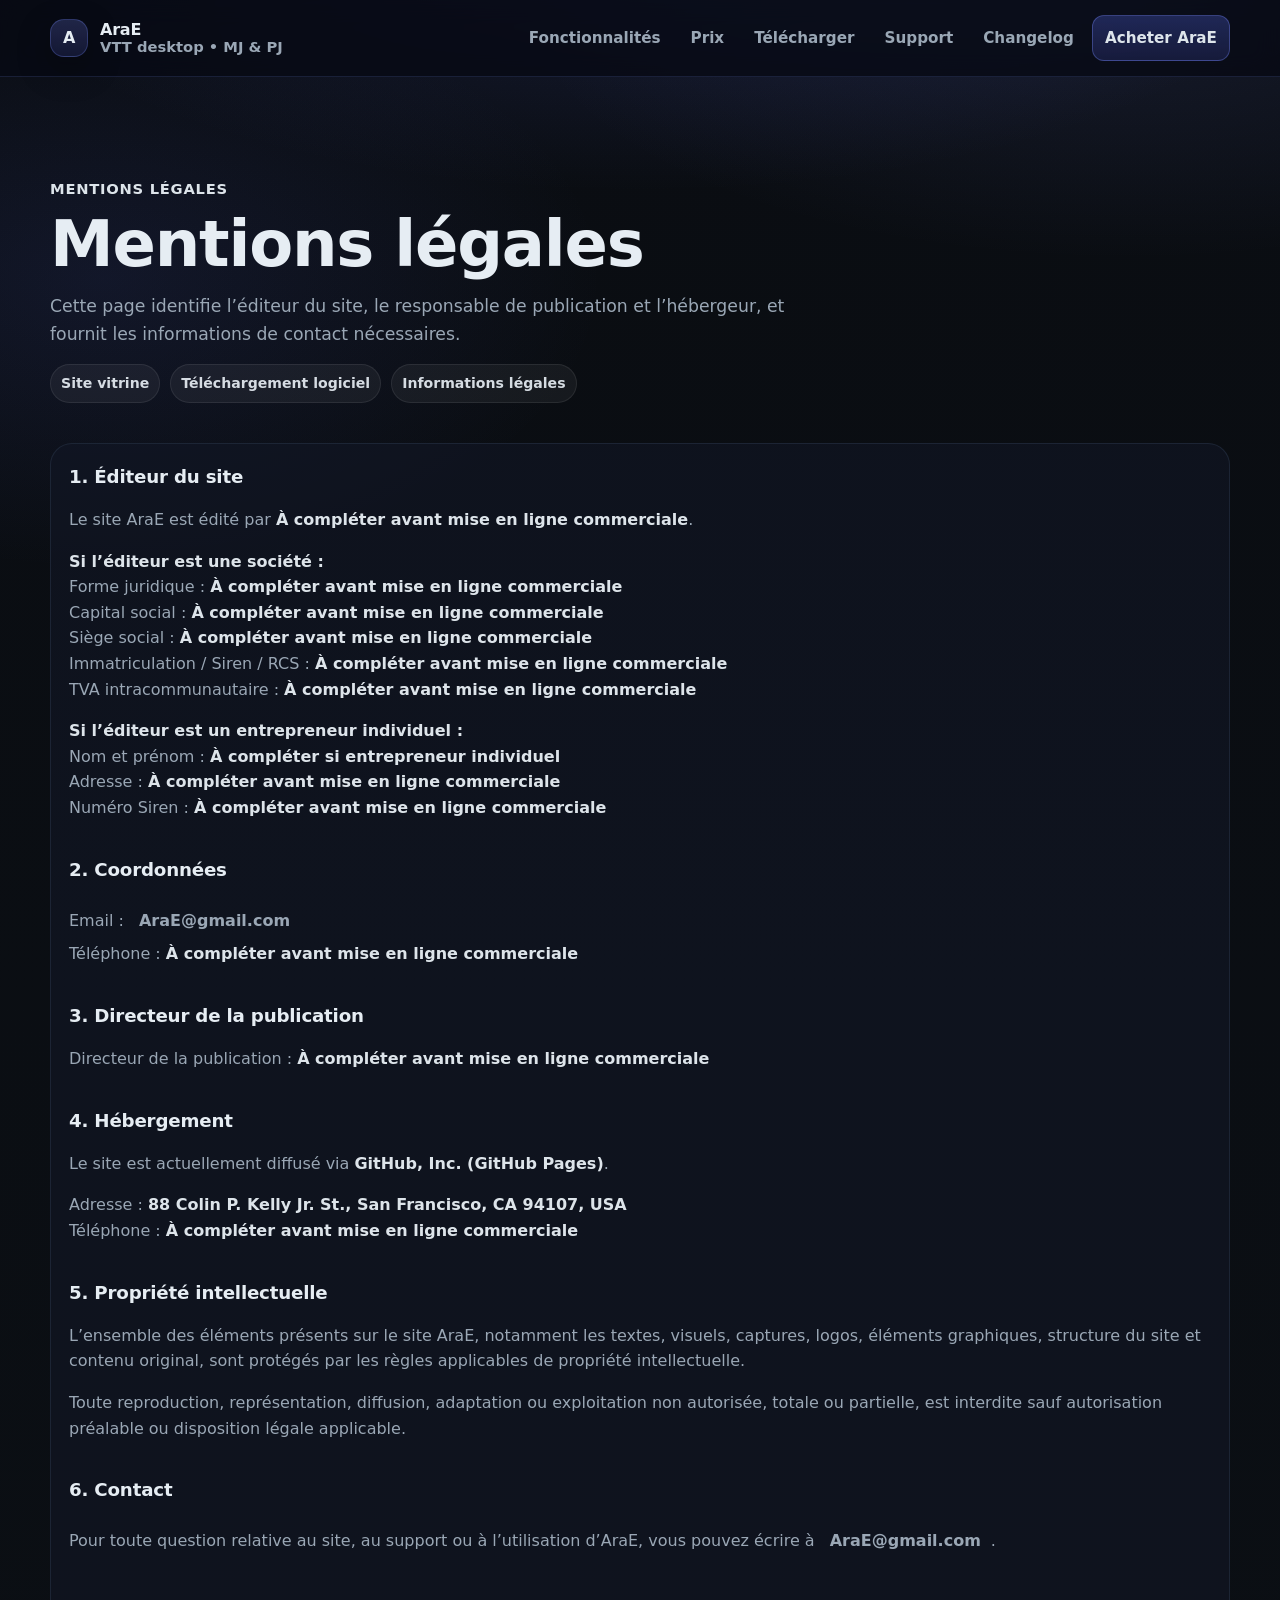
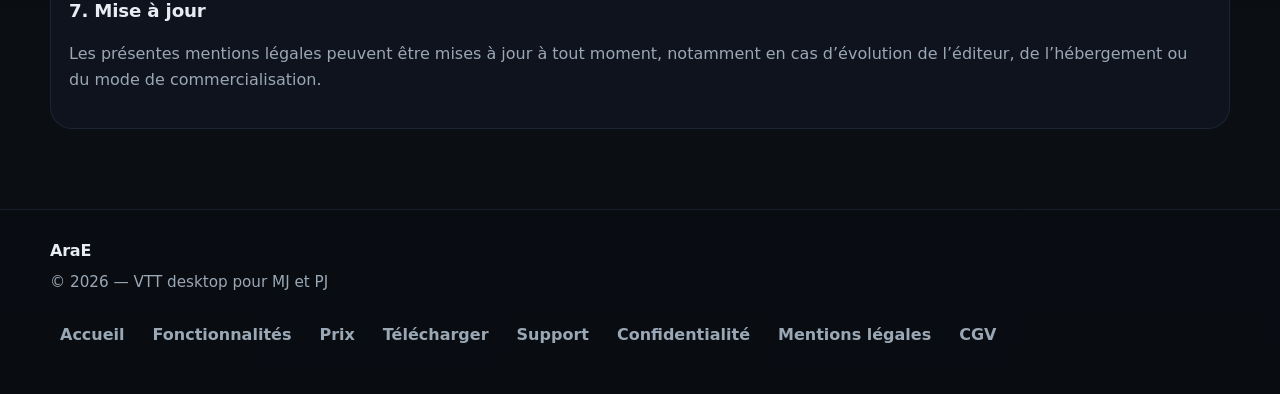
<file: mentions-legales.html>
<!DOCTYPE html>
<html lang="fr">
<head>
  <meta charset="UTF-8" />
  <meta name="viewport" content="width=device-width, initial-scale=1.0" />

  <title>AraE — Mentions légales</title>
  <meta
    name="description"
    content="Mentions légales d’AraE : identification de l’éditeur, contact, hébergement, directeur de publication et propriété intellectuelle."
  />
  <meta name="robots" content="index,follow" />
  <link rel="canonical" href="https://ingodwetrusttt.github.io/AraEOfficialSitweb/mentions-legales.html" />

  <meta property="og:type" content="website" />
  <meta property="og:url" content="https://ingodwetrusttt.github.io/AraEOfficialSitweb/mentions-legales.html" />
  <meta property="og:title" content="AraE — Mentions légales" />
  <meta
    property="og:description"
    content="Mentions légales d’AraE : identification de l’éditeur, contact, hébergement, directeur de publication et propriété intellectuelle."
  />
  <meta property="og:image" content="https://ingodwetrusttt.github.io/AraEOfficialSitweb/assets/og/og-home.png" />
  <meta property="og:image:width" content="1200" />
  <meta property="og:image:height" content="630" />

  <meta name="twitter:card" content="summary_large_image" />
  <meta name="twitter:title" content="AraE — Mentions légales" />
  <meta
    name="twitter:description"
    content="Consultez les mentions légales d’AraE : éditeur, contact, hébergement et informations de publication."
  />
  <meta name="twitter:image" content="https://ingodwetrusttt.github.io/AraEOfficialSitweb/assets/og/og-home.png" />

  <meta name="theme-color" content="#0b0f14" />
  <link rel="icon" href="favicon.ico" sizes="any" />
  <link rel="icon" type="image/png" href="icons/icon-32.png" sizes="32x32" />
  <link rel="icon" type="image/png" href="icons/icon-16.png" sizes="16x16" />
  <link rel="apple-touch-icon" href="icons/apple-touch-icon.png" />

  <link rel="stylesheet" href="css/tokens.css" />
  <link rel="stylesheet" href="css/base.css" />
  <link rel="stylesheet" href="css/layout.css" />
  <link rel="stylesheet" href="css/components.css" />
  <link rel="stylesheet" href="css/utilities.css" />
</head>
<body data-theme="violet">
  <a class="skip-link" href="#content">Aller au contenu</a>

  <header class="topbar" data-elevate>
    <div class="container topbar__inner">
      <a class="brand" href="index.html" aria-label="AraE">
        <span class="brand__mark" aria-hidden="true">A</span>
        <span class="brand__text">
          <span class="brand__name">AraE</span>
          <span class="brand__meta">VTT desktop • MJ &amp; PJ</span>
        </span>
      </a>

      <nav class="nav" aria-label="Navigation principale">
        <a class="nav__link" href="features.html">Fonctionnalités</a>
        <a class="nav__link" href="pricing.html">Prix</a>
        <a class="nav__link" href="download.html">Télécharger</a>
        <a class="nav__link" href="support.html">Support</a>
        <a class="nav__link" href="changelog.html">Changelog</a>
        <a class="nav__link nav__link--cta" data-buy-link href="pricing.html">Acheter AraE</a>
      </nav>

      <button
        class="navbtn"
        type="button"
        aria-label="Ouvrir le menu"
        aria-expanded="false"
        aria-controls="mobile-nav"
        data-navbtn
      >
        <span class="navbtn__bar"></span>
        <span class="navbtn__bar"></span>
        <span class="navbtn__bar"></span>
      </button>
    </div>

    <div id="mobile-nav" class="mobile" data-mobile>
      <div class="container mobile__inner">
        <a class="mobile__link" href="features.html">Fonctionnalités</a>
        <a class="mobile__link" href="pricing.html">Prix</a>
        <a class="mobile__link" href="download.html">Télécharger</a>
        <a class="mobile__link" href="support.html">Support</a>
        <a class="mobile__link" href="changelog.html">Changelog</a>
        <a class="mobile__link mobile__link--cta" data-buy-link href="pricing.html">Acheter AraE</a>
      </div>
    </div>
  </header>

  <main id="content">
    <section class="hero">
      <div class="container">
        <div class="section__head">
          <div class="kicker">Mentions légales</div>
          <h1 class="hero__title">Mentions légales</h1>
          <p class="hero__lead">
            Cette page identifie l’éditeur du site, le responsable de publication et l’hébergeur,
            et fournit les informations de contact nécessaires.
          </p>
          <div class="pillrow">
            <span class="pill">Site vitrine</span>
            <span class="pill">Téléchargement logiciel</span>
            <span class="pill">Informations légales</span>
          </div>
        </div>

        <div class="card legal">
          <section>
            <h2>1. Éditeur du site</h2>
            <p>
              Le site AraE est édité par
              <strong data-company-name>À compléter avant mise en ligne commerciale</strong>.
            </p>

            <p>
              <strong>Si l’éditeur est une société :</strong><br />
              Forme juridique : <strong data-company-legal-form>À compléter avant mise en ligne commerciale</strong><br />
              Capital social : <strong data-company-capital>À compléter avant mise en ligne commerciale</strong><br />
              Siège social : <strong data-company-address>À compléter avant mise en ligne commerciale</strong><br />
              Immatriculation / Siren / RCS : <strong data-company-id>À compléter avant mise en ligne commerciale</strong><br />
              TVA intracommunautaire : <strong data-vat-number>À compléter avant mise en ligne commerciale</strong>
            </p>

            <p>
              <strong>Si l’éditeur est un entrepreneur individuel :</strong><br />
              Nom et prénom : <strong data-founder-name>À compléter avant mise en ligne commerciale</strong><br />
              Adresse : <strong data-company-address>À compléter avant mise en ligne commerciale</strong><br />
              Numéro Siren : <strong data-company-id>À compléter avant mise en ligne commerciale</strong>
            </p>
          </section>

          <section>
            <h2>2. Coordonnées</h2>
            <p>
              Email :
              <a class="link" data-support-email href="mailto:AraE@gmail.com">AraE@gmail.com</a><br />
              Téléphone :
              <strong data-company-phone>À compléter avant mise en ligne commerciale</strong>
            </p>
          </section>

          <section>
            <h2>3. Directeur de la publication</h2>
            <p>
              Directeur de la publication :
              <strong data-publication-director>À compléter avant mise en ligne commerciale</strong>
            </p>
          </section>

          <section>
            <h2>4. Hébergement</h2>
            <p>
              Le site est actuellement diffusé via
              <strong data-host-name>GitHub, Inc. (GitHub Pages)</strong>.
            </p>
            <p>
              Adresse :
              <strong data-host-address>88 Colin P. Kelly Jr. St., San Francisco, CA 94107, USA</strong><br />
              Téléphone :
               <strong data-host-phone>À compléter avant mise en ligne commerciale</strong>
            </p>
          </section>

          <section>
            <h2>5. Propriété intellectuelle</h2>
            <p>
              L’ensemble des éléments présents sur le site AraE, notamment les textes, visuels, captures, logos,
              éléments graphiques, structure du site et contenu original, sont protégés par les règles applicables
              de propriété intellectuelle.
            </p>
            <p>
              Toute reproduction, représentation, diffusion, adaptation ou exploitation non autorisée,
              totale ou partielle, est interdite sauf autorisation préalable ou disposition légale applicable.
            </p>
          </section>

          <section>
            <h2>6. Contact</h2>
            <p>
              Pour toute question relative au site, au support ou à l’utilisation d’AraE,
              vous pouvez écrire à
              <a class="link" data-support-email href="mailto:AraE@gmail.com">AraE@gmail.com</a>.
            </p>
          </section>

          <section>
            <h2>7. Mise à jour</h2>
            <p>
              Les présentes mentions légales peuvent être mises à jour à tout moment,
              notamment en cas d’évolution de l’éditeur, de l’hébergement ou du mode de commercialisation.
            </p>
          </section>
        </div>
      </div>
    </section>
  </main>

  <footer class="footer">
    <div class="container footer__inner">
      <div>
        <div class="footer__brand">AraE</div>
        <div class="footer__meta">© <span data-year>2026</span> — VTT desktop pour MJ et PJ</div>
      </div>

      <nav class="footer__nav" aria-label="Liens de pied de page">
        <a class="link" href="index.html">Accueil</a>
        <a class="link" href="features.html">Fonctionnalités</a>
        <a class="link" href="pricing.html">Prix</a>
        <a class="link" href="download.html">Télécharger</a>
        <a class="link" href="support.html">Support</a>
        <a class="link" href="privacy.html">Confidentialité</a>
        <a class="link" href="mentions-legales.html">Mentions légales</a>
        <a class="link" href="cgv.html">CGV</a>
      </nav>
    </div>
  </footer>

  <script src="js/site-config.js"></script>
  <script src="js/main.js"></script>
</body>
</html>
</file>
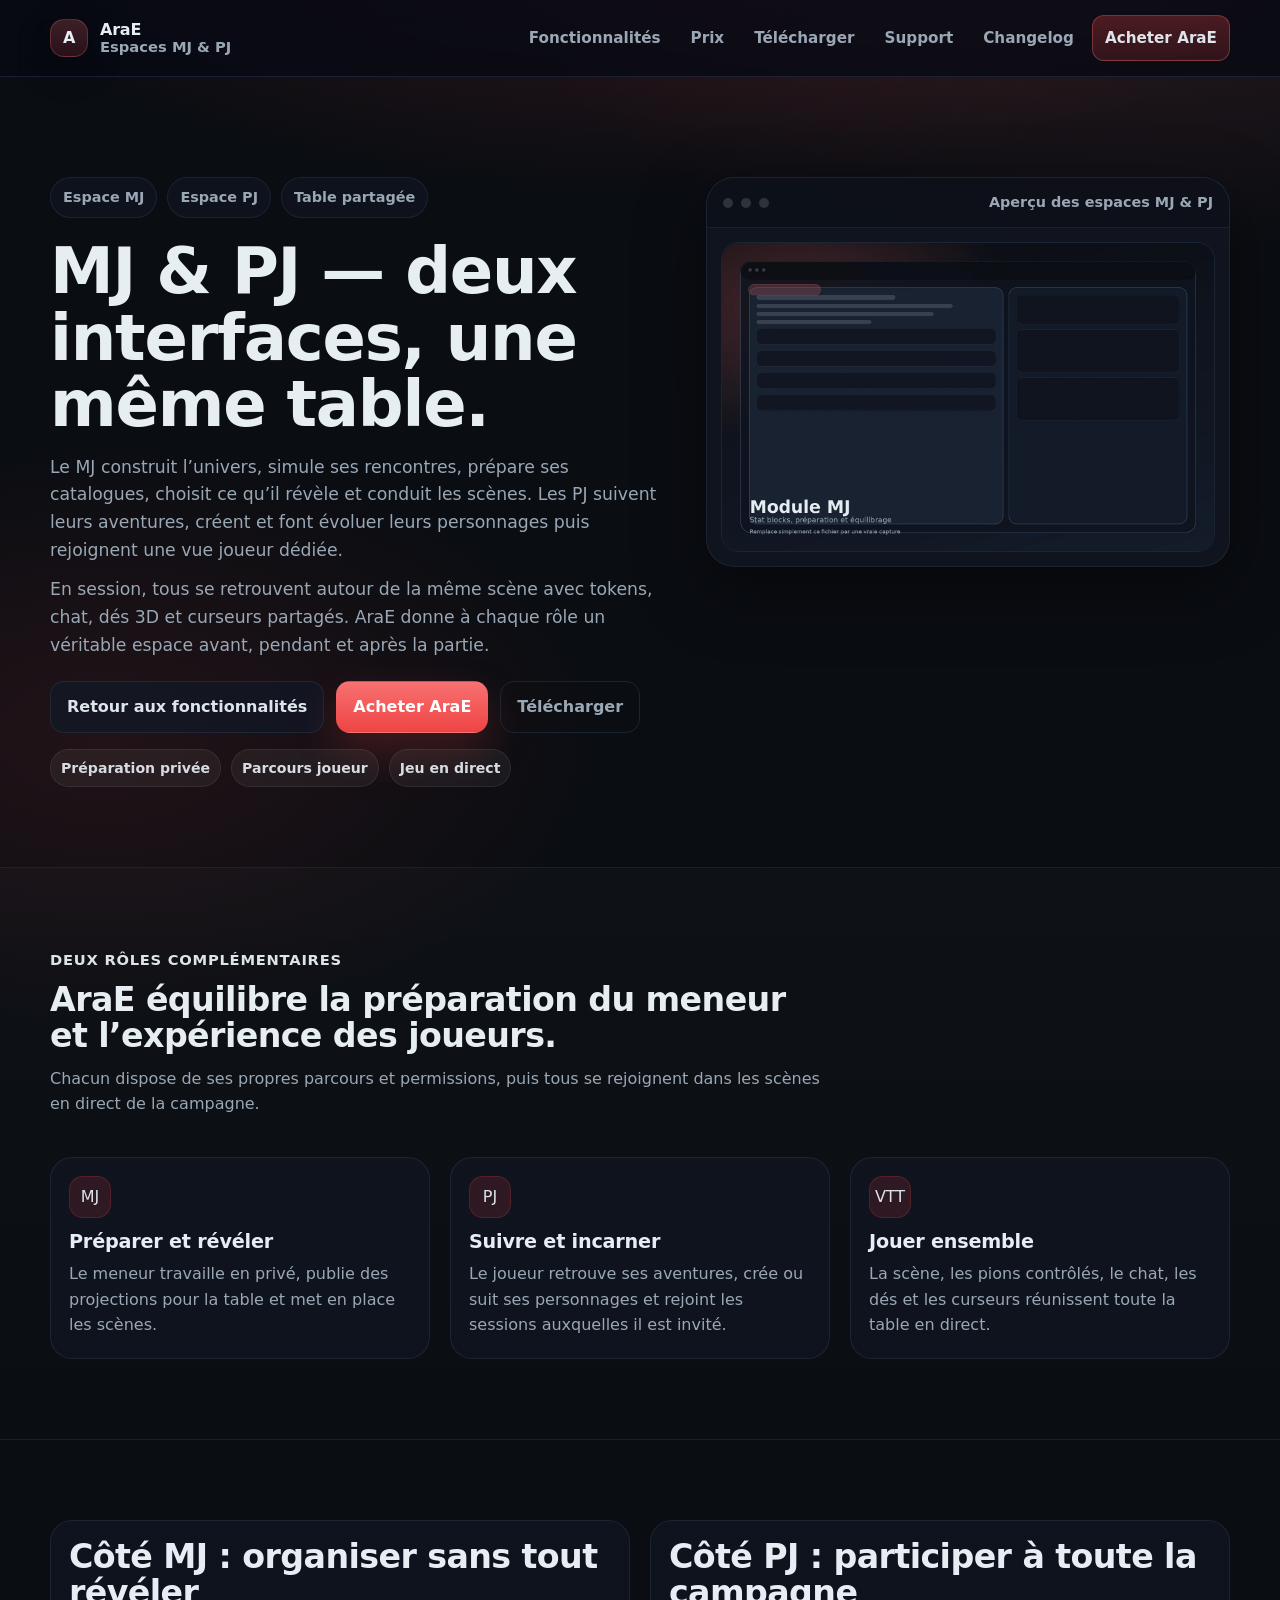
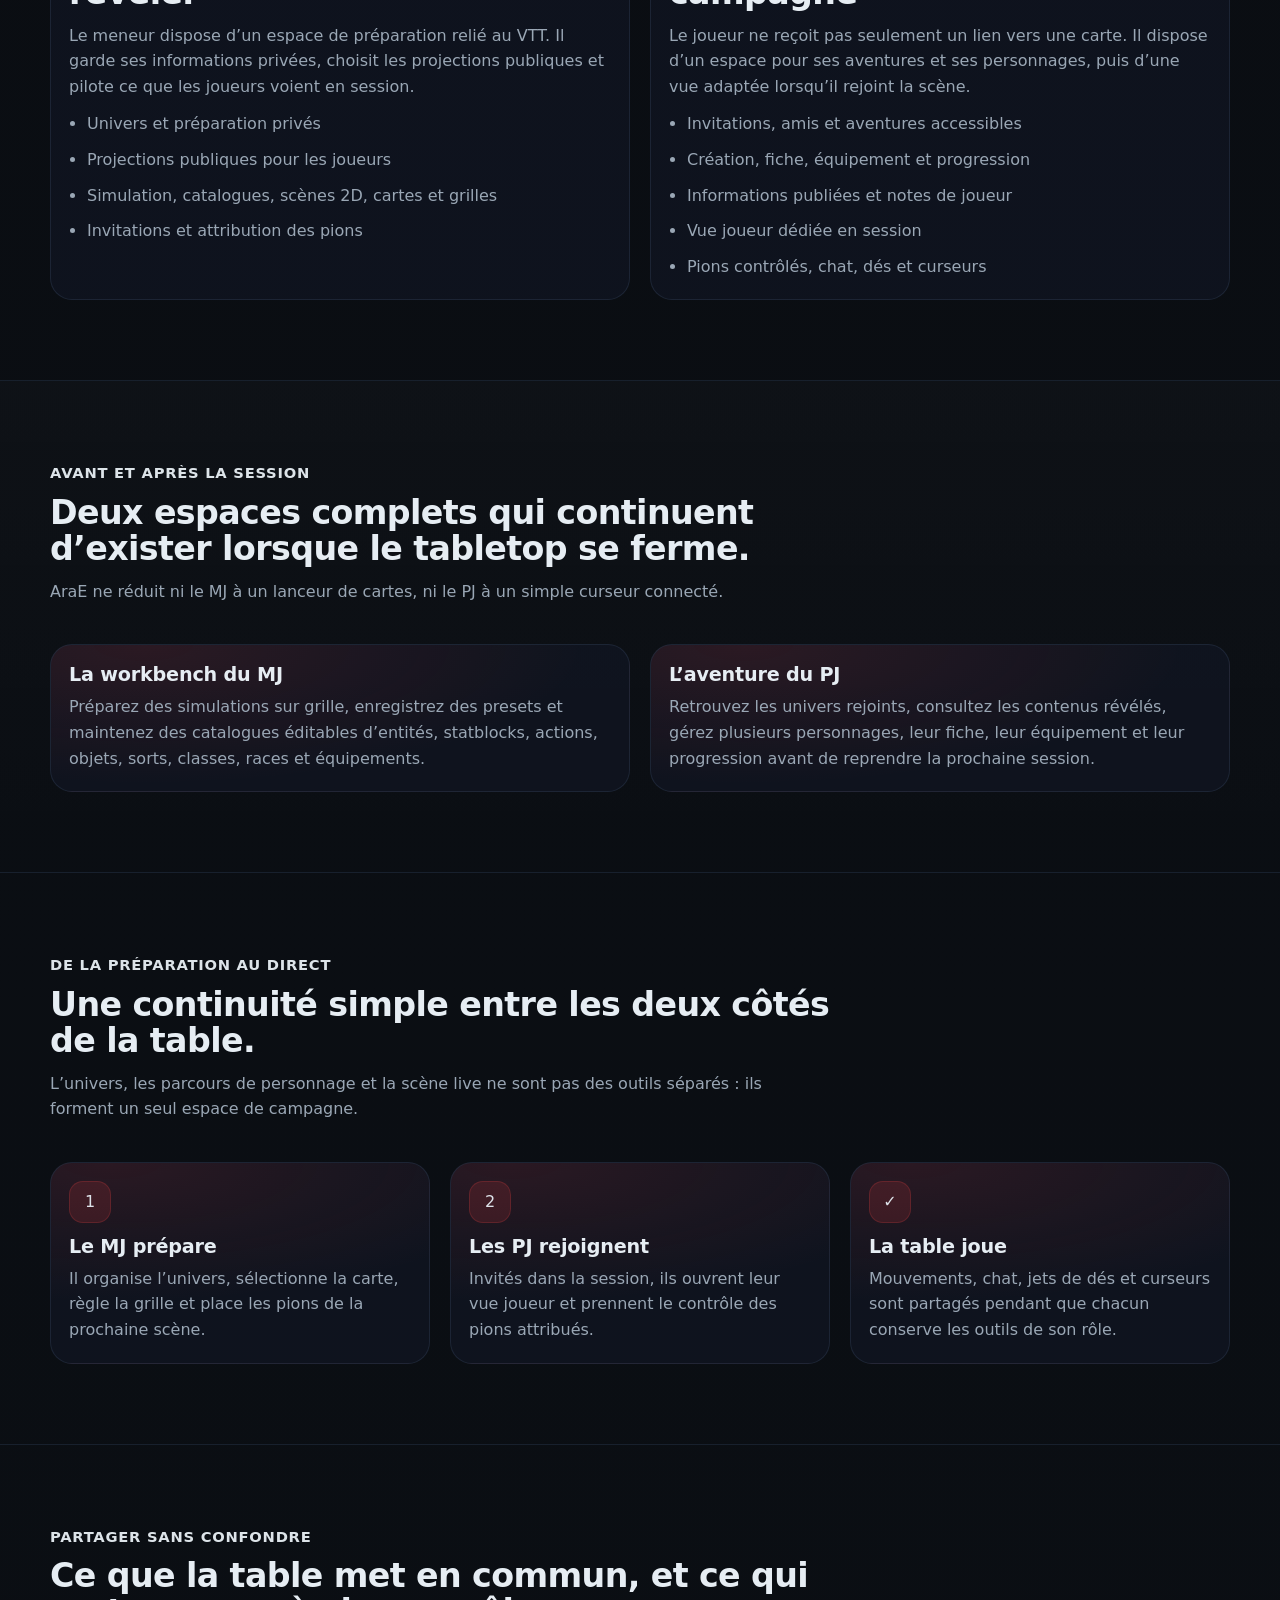
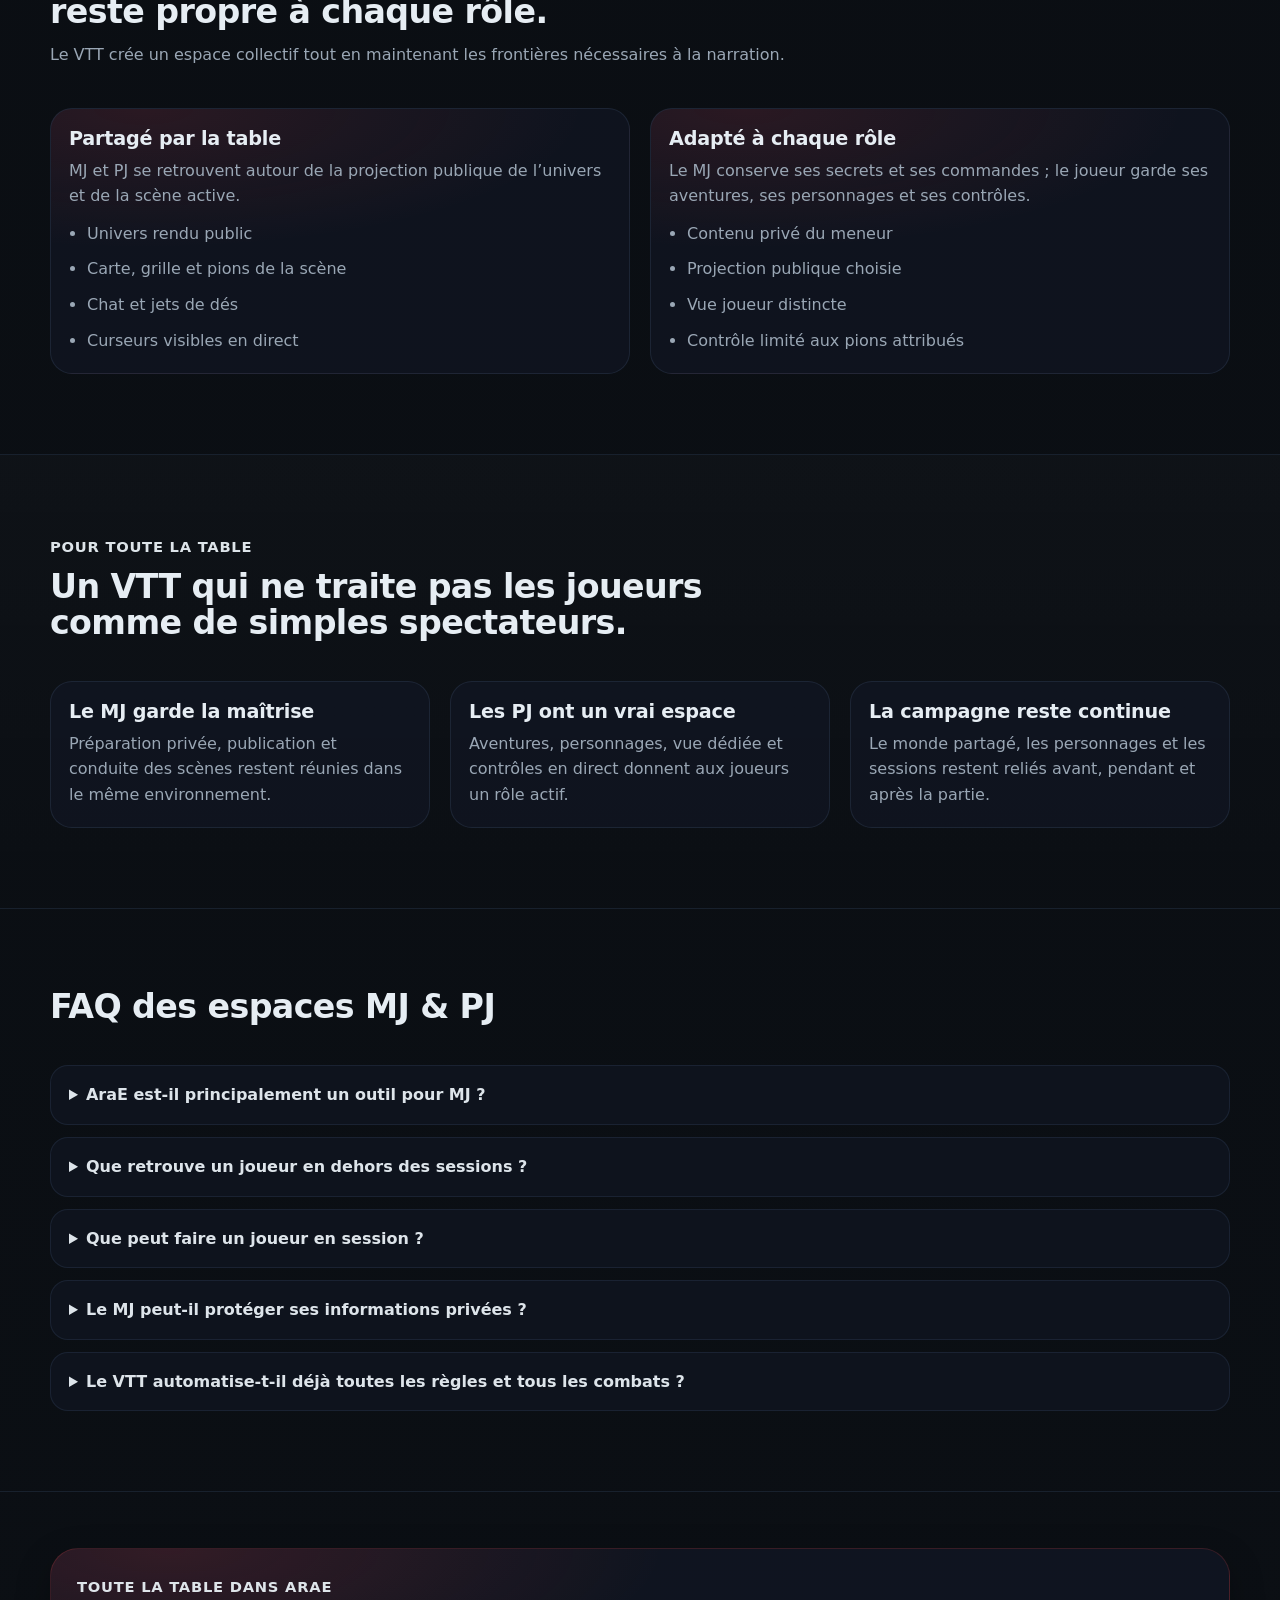
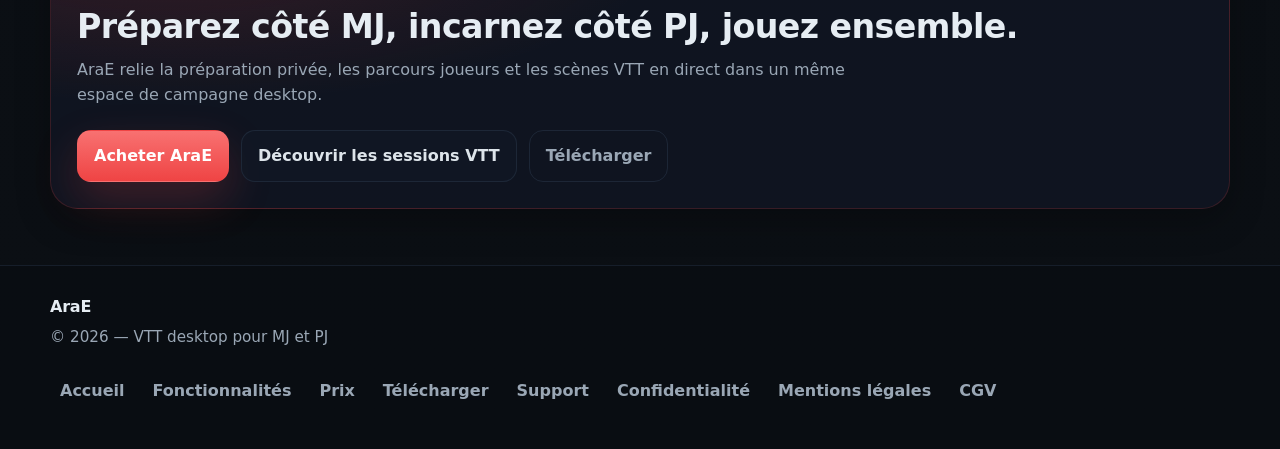
<file: mj.html>
<!DOCTYPE html>
<html lang="fr">
<head>
  <meta charset="UTF-8" />
  <meta name="viewport" content="width=device-width, initial-scale=1.0" />

  <title>AraE — Espaces MJ &amp; PJ</title>
  <meta
    name="description"
    content="Découvrez les espaces MJ et PJ d’AraE : préparation privée, projections publiques, aventures, personnages, vue joueur et sessions VTT partagées."
  />
  <meta name="robots" content="index,follow" />
  <link rel="canonical" href="https://ingodwetrusttt.github.io/AraEOfficialSitweb/mj.html" />

  <meta property="og:type" content="website" />
  <meta property="og:url" content="https://ingodwetrusttt.github.io/AraEOfficialSitweb/mj.html" />
  <meta property="og:title" content="AraE — Espaces MJ &amp; PJ" />
  <meta
    property="og:description"
    content="AraE donne au MJ les outils pour préparer et partager, et aux PJ un espace pour leurs aventures, personnages et sessions en direct."
  />
  <meta property="og:image" content="https://ingodwetrusttt.github.io/AraEOfficialSitweb/assets/og/og-home.png" />
  <meta property="og:image:width" content="1200" />
  <meta property="og:image:height" content="630" />

  <meta name="twitter:card" content="summary_large_image" />
  <meta name="twitter:title" content="AraE — Espaces MJ &amp; PJ" />
  <meta
    name="twitter:description"
    content="Deux interfaces complémentaires pour préparer la campagne, rejoindre les scènes et jouer ensemble dans AraE."
  />
  <meta name="twitter:image" content="https://ingodwetrusttt.github.io/AraEOfficialSitweb/assets/og/og-home.png" />

  <meta name="theme-color" content="#0b0f14" />
  <link rel="icon" href="favicon.ico" sizes="any" />
  <link rel="icon" type="image/png" href="icons/icon-32.png" sizes="32x32" />
  <link rel="icon" type="image/png" href="icons/icon-16.png" sizes="16x16" />
  <link rel="apple-touch-icon" href="icons/apple-touch-icon.png" />

  <link rel="stylesheet" href="css/tokens.css" />
  <link rel="stylesheet" href="css/base.css" />
  <link rel="stylesheet" href="css/layout.css" />
  <link rel="stylesheet" href="css/components.css" />
  <link rel="stylesheet" href="css/utilities.css" />
</head>
<body data-theme="red">
  <a class="skip-link" href="#content">Aller au contenu</a>

  <header class="topbar" data-elevate>
    <div class="container topbar__inner">
      <a class="brand" href="index.html" aria-label="AraE">
        <span class="brand__mark" aria-hidden="true">A</span>
        <span class="brand__text">
          <span class="brand__name">AraE</span>
          <span class="brand__meta">Espaces MJ &amp; PJ</span>
        </span>
      </a>

      <nav class="nav" aria-label="Navigation principale">
        <a class="nav__link" href="features.html">Fonctionnalités</a>
        <a class="nav__link" href="pricing.html">Prix</a>
        <a class="nav__link" href="download.html">Télécharger</a>
        <a class="nav__link" href="support.html">Support</a>
        <a class="nav__link" href="changelog.html">Changelog</a>
        <a class="nav__link nav__link--cta" data-buy-link href="pricing.html">Acheter AraE</a>
      </nav>

      <button
        class="navbtn"
        type="button"
        aria-label="Ouvrir le menu"
        aria-expanded="false"
        aria-controls="mobile-nav"
        data-navbtn
      >
        <span class="navbtn__bar"></span>
        <span class="navbtn__bar"></span>
        <span class="navbtn__bar"></span>
      </button>
    </div>

    <div id="mobile-nav" class="mobile" data-mobile>
      <div class="container mobile__inner">
        <a class="mobile__link" href="features.html">Fonctionnalités</a>
        <a class="mobile__link" href="pricing.html">Prix</a>
        <a class="mobile__link" href="download.html">Télécharger</a>
        <a class="mobile__link" href="support.html">Support</a>
        <a class="mobile__link" href="changelog.html">Changelog</a>
        <a class="mobile__link mobile__link--cta" data-buy-link href="pricing.html">Acheter AraE</a>
      </div>
    </div>
  </header>

  <main id="content">
    <section class="hero">
      <div class="container hero__grid">
        <div class="hero__copy">
          <div class="badges" aria-label="Badges MJ et PJ">
            <span class="badge">Espace MJ</span>
            <span class="badge">Espace PJ</span>
            <span class="badge">Table partagée</span>
          </div>

          <h1 class="hero__title">MJ &amp; PJ — deux interfaces, une même table.</h1>

          <p class="hero__lead">
            Le MJ construit l’univers, simule ses rencontres, prépare ses catalogues, choisit ce qu’il révèle et conduit les scènes.
            Les PJ suivent leurs aventures, créent et font évoluer leurs personnages puis rejoignent une vue joueur dédiée.
          </p>

          <p class="hero__lead">
            En session, tous se retrouvent autour de la même scène avec tokens, chat, dés 3D et curseurs partagés.
            AraE donne à chaque rôle un véritable espace avant, pendant et après la partie.
          </p>

          <div class="actions">
            <a class="btn btn--secondary" href="features.html">Retour aux fonctionnalités</a>
            <a class="btn btn--primary" data-buy-link href="pricing.html">Acheter AraE</a>
            <a class="btn btn--ghost" data-download-link href="download.html">Télécharger</a>
          </div>

          <div class="pillrow">
            <span class="pill">Préparation privée</span>
            <span class="pill">Parcours joueur</span>
            <span class="pill">Jeu en direct</span>
          </div>
        </div>

        <div class="hero__media">
          <div class="shot">
            <div class="shot__topbar">
              <div class="shot__dots" aria-hidden="true"><span></span><span></span><span></span></div>
              <div class="shot__label">Aperçu des espaces MJ &amp; PJ</div>
            </div>
            <div class="shot__body">
              <div class="shot__image">
                <img data-gm-shot src="assets/placeholders/gm.webp" alt="Capture des espaces MJ et PJ dans AraE" />
              </div>
            </div>
          </div>
        </div>
      </div>
    </section>

    <section class="section section--soft">
      <div class="container">
        <div class="section__head">
          <div class="kicker">Deux rôles complémentaires</div>
          <h2 class="h2">AraE équilibre la préparation du meneur et l’expérience des joueurs.</h2>
          <p class="sub">
            Chacun dispose de ses propres parcours et permissions, puis tous se rejoignent dans les scènes
            en direct de la campagne.
          </p>
        </div>

        <div class="grid grid--3">
          <article class="card">
            <div class="card__icon" aria-hidden="true">MJ</div>
            <h3 class="h3">Préparer et révéler</h3>
            <p class="p">
              Le meneur travaille en privé, publie des projections pour la table et met en place les scènes.
            </p>
          </article>

          <article class="card">
            <div class="card__icon" aria-hidden="true">PJ</div>
            <h3 class="h3">Suivre et incarner</h3>
            <p class="p">
              Le joueur retrouve ses aventures, crée ou suit ses personnages et rejoint les sessions auxquelles il est invité.
            </p>
          </article>

          <article class="card">
            <div class="card__icon" aria-hidden="true">VTT</div>
            <h3 class="h3">Jouer ensemble</h3>
            <p class="p">
              La scène, les pions contrôlés, le chat, les dés et les curseurs réunissent toute la table en direct.
            </p>
          </article>
        </div>
      </div>
    </section>

    <section class="section">
      <div class="container split">
        <article class="card">
          <h2 class="h2">Côté MJ : organiser sans tout révéler</h2>
          <p class="p">
            Le meneur dispose d’un espace de préparation relié au VTT. Il garde ses informations privées,
            choisit les projections publiques et pilote ce que les joueurs voient en session.
          </p>
          <ul class="list">
            <li>Univers et préparation privés</li>
            <li>Projections publiques pour les joueurs</li>
            <li>Simulation, catalogues, scènes 2D, cartes et grilles</li>
            <li>Invitations et attribution des pions</li>
          </ul>
        </article>

        <article class="card">
          <h2 class="h2">Côté PJ : participer à toute la campagne</h2>
          <p class="p">
            Le joueur ne reçoit pas seulement un lien vers une carte. Il dispose d’un espace pour ses aventures
            et ses personnages, puis d’une vue adaptée lorsqu’il rejoint la scène.
          </p>
          <ul class="list">
            <li>Invitations, amis et aventures accessibles</li>
            <li>Création, fiche, équipement et progression</li>
            <li>Informations publiées et notes de joueur</li>
            <li>Vue joueur dédiée en session</li>
            <li>Pions contrôlés, chat, dés et curseurs</li>
          </ul>
        </article>
      </div>
    </section>

    <section class="section section--soft">
      <div class="container">
        <div class="section__head">
          <div class="kicker">Avant et après la session</div>
          <h2 class="h2">Deux espaces complets qui continuent d’exister lorsque le tabletop se ferme.</h2>
          <p class="sub">
            AraE ne réduit ni le MJ à un lanceur de cartes, ni le PJ à un simple curseur connecté.
          </p>
        </div>

        <div class="grid grid--2">
          <article class="card card--accent">
            <h3 class="h3">La workbench du MJ</h3>
            <p class="p">
              Préparez des simulations sur grille, enregistrez des presets et maintenez des catalogues éditables
              d’entités, statblocks, actions, objets, sorts, classes, races et équipements.
            </p>
          </article>

          <article class="card card--accent">
            <h3 class="h3">L’aventure du PJ</h3>
            <p class="p">
              Retrouvez les univers rejoints, consultez les contenus révélés, gérez plusieurs personnages,
              leur fiche, leur équipement et leur progression avant de reprendre la prochaine session.
            </p>
          </article>
        </div>
      </div>
    </section>

    <section class="section">
      <div class="container">
        <div class="section__head">
          <div class="kicker">De la préparation au direct</div>
          <h2 class="h2">Une continuité simple entre les deux côtés de la table.</h2>
          <p class="sub">
            L’univers, les parcours de personnage et la scène live ne sont pas des outils séparés :
            ils forment un seul espace de campagne.
          </p>
        </div>

        <div class="grid grid--3">
          <article class="card card--accent">
            <div class="card__icon" aria-hidden="true">1</div>
            <h3 class="h3">Le MJ prépare</h3>
            <p class="p">
              Il organise l’univers, sélectionne la carte, règle la grille et place les pions de la prochaine scène.
            </p>
          </article>

          <article class="card card--accent">
            <div class="card__icon" aria-hidden="true">2</div>
            <h3 class="h3">Les PJ rejoignent</h3>
            <p class="p">
              Invités dans la session, ils ouvrent leur vue joueur et prennent le contrôle des pions attribués.
            </p>
          </article>

          <article class="card card--accent">
            <div class="card__icon" aria-hidden="true">✓</div>
            <h3 class="h3">La table joue</h3>
            <p class="p">
              Mouvements, chat, jets de dés et curseurs sont partagés pendant que chacun conserve les outils de son rôle.
            </p>
          </article>
        </div>
      </div>
    </section>

    <section class="section">
      <div class="container">
        <div class="section__head">
          <div class="kicker">Partager sans confondre</div>
          <h2 class="h2">Ce que la table met en commun, et ce qui reste propre à chaque rôle.</h2>
          <p class="sub">
            Le VTT crée un espace collectif tout en maintenant les frontières nécessaires à la narration.
          </p>
        </div>

        <div class="grid grid--2">
          <article class="card card--accent">
            <h3 class="h3">Partagé par la table</h3>
            <p class="p">
              MJ et PJ se retrouvent autour de la projection publique de l’univers et de la scène active.
            </p>
            <ul class="list">
              <li>Univers rendu public</li>
              <li>Carte, grille et pions de la scène</li>
              <li>Chat et jets de dés</li>
              <li>Curseurs visibles en direct</li>
            </ul>
          </article>

          <article class="card card--accent">
            <h3 class="h3">Adapté à chaque rôle</h3>
            <p class="p">
              Le MJ conserve ses secrets et ses commandes ; le joueur garde ses aventures, ses personnages et ses contrôles.
            </p>
            <ul class="list">
              <li>Contenu privé du meneur</li>
              <li>Projection publique choisie</li>
              <li>Vue joueur distincte</li>
              <li>Contrôle limité aux pions attribués</li>
            </ul>
          </article>
        </div>
      </div>
    </section>

    <section class="section section--soft">
      <div class="container">
        <div class="section__head">
          <div class="kicker">Pour toute la table</div>
          <h2 class="h2">Un VTT qui ne traite pas les joueurs comme de simples spectateurs.</h2>
        </div>

        <div class="grid grid--3">
          <article class="card">
            <h3 class="h3">Le MJ garde la maîtrise</h3>
            <p class="p">
              Préparation privée, publication et conduite des scènes restent réunies dans le même environnement.
            </p>
          </article>

          <article class="card">
            <h3 class="h3">Les PJ ont un vrai espace</h3>
            <p class="p">
              Aventures, personnages, vue dédiée et contrôles en direct donnent aux joueurs un rôle actif.
            </p>
          </article>

          <article class="card">
            <h3 class="h3">La campagne reste continue</h3>
            <p class="p">
              Le monde partagé, les personnages et les sessions restent reliés avant, pendant et après la partie.
            </p>
          </article>
        </div>
      </div>
    </section>

    <section class="section">
      <div class="container">
        <div class="section__head">
          <h2 class="h2">FAQ des espaces MJ &amp; PJ</h2>
        </div>

        <div class="faq">
          <details class="faq__item">
            <summary>AraE est-il principalement un outil pour MJ ?</summary>
            <div class="faq__body">
              Non. Le MJ dispose des outils de préparation et de conduite, mais les PJ ont leurs propres aventures,
              parcours de personnage, vue joueur et interactions dans la scène.
            </div>
          </details>

          <details class="faq__item">
            <summary>Que retrouve un joueur en dehors des sessions ?</summary>
            <div class="faq__body">
              Son hub d’aventures, les informations d’univers qui lui ont été révélées, ses notes et ses personnages,
              avec leur fiche, leur équipement et leur progression selon le système utilisé.
            </div>
          </details>

          <details class="faq__item">
            <summary>Que peut faire un joueur en session ?</summary>
            <div class="faq__body">
              Il rejoint la scène sur une vue dédiée, contrôle les pions qui lui sont attribués et utilise
              le chat, les dés et les curseurs partagés.
            </div>
          </details>

          <details class="faq__item">
            <summary>Le MJ peut-il protéger ses informations privées ?</summary>
            <div class="faq__body">
              Oui. L’univers distingue le contenu privé du MJ des projections publiques qu’il choisit
              de rendre accessibles aux joueurs.
            </div>
          </details>

          <details class="faq__item">
            <summary>Le VTT automatise-t-il déjà toutes les règles et tous les combats ?</summary>
            <div class="faq__body">
              Non. Les scènes, cartes, grilles, pions, invitations, chat, dés et curseurs sont disponibles.
              L’automatisation avancée des règles et du combat est encore en cours d’intégration.
            </div>
          </details>
        </div>
      </div>
    </section>

    <section class="section section--tight">
      <div class="container">
        <div class="cta-banner">
          <div class="kicker">Toute la table dans AraE</div>
          <h2 class="h2">Préparez côté MJ, incarnez côté PJ, jouez ensemble.</h2>
          <p class="sub">
            AraE relie la préparation privée, les parcours joueurs et les scènes VTT en direct
            dans un même espace de campagne desktop.
          </p>
          <div class="actions">
            <a class="btn btn--primary" data-buy-link href="pricing.html">Acheter AraE</a>
            <a class="btn btn--secondary" href="sessions.html">Découvrir les sessions VTT</a>
            <a class="btn btn--ghost" data-download-link href="download.html">Télécharger</a>
          </div>
        </div>
      </div>
    </section>
  </main>

  <footer class="footer">
    <div class="container footer__inner">
      <div>
        <div class="footer__brand">AraE</div>
        <div class="footer__meta">© <span data-year>2026</span> — VTT desktop pour MJ et PJ</div>
      </div>

      <nav class="footer__nav" aria-label="Liens de pied de page">
        <a class="link" href="index.html">Accueil</a>
        <a class="link" href="features.html">Fonctionnalités</a>
        <a class="link" href="pricing.html">Prix</a>
        <a class="link" href="download.html">Télécharger</a>
        <a class="link" href="support.html">Support</a>
        <a class="link" href="privacy.html">Confidentialité</a>
        <a class="link" href="mentions-legales.html">Mentions légales</a>
        <a class="link" href="cgv.html">CGV</a>
      </nav>
    </div>
  </footer>

  <script src="js/site-config.js"></script>
  <script src="js/main.js"></script>
</body>
</html>
</file>
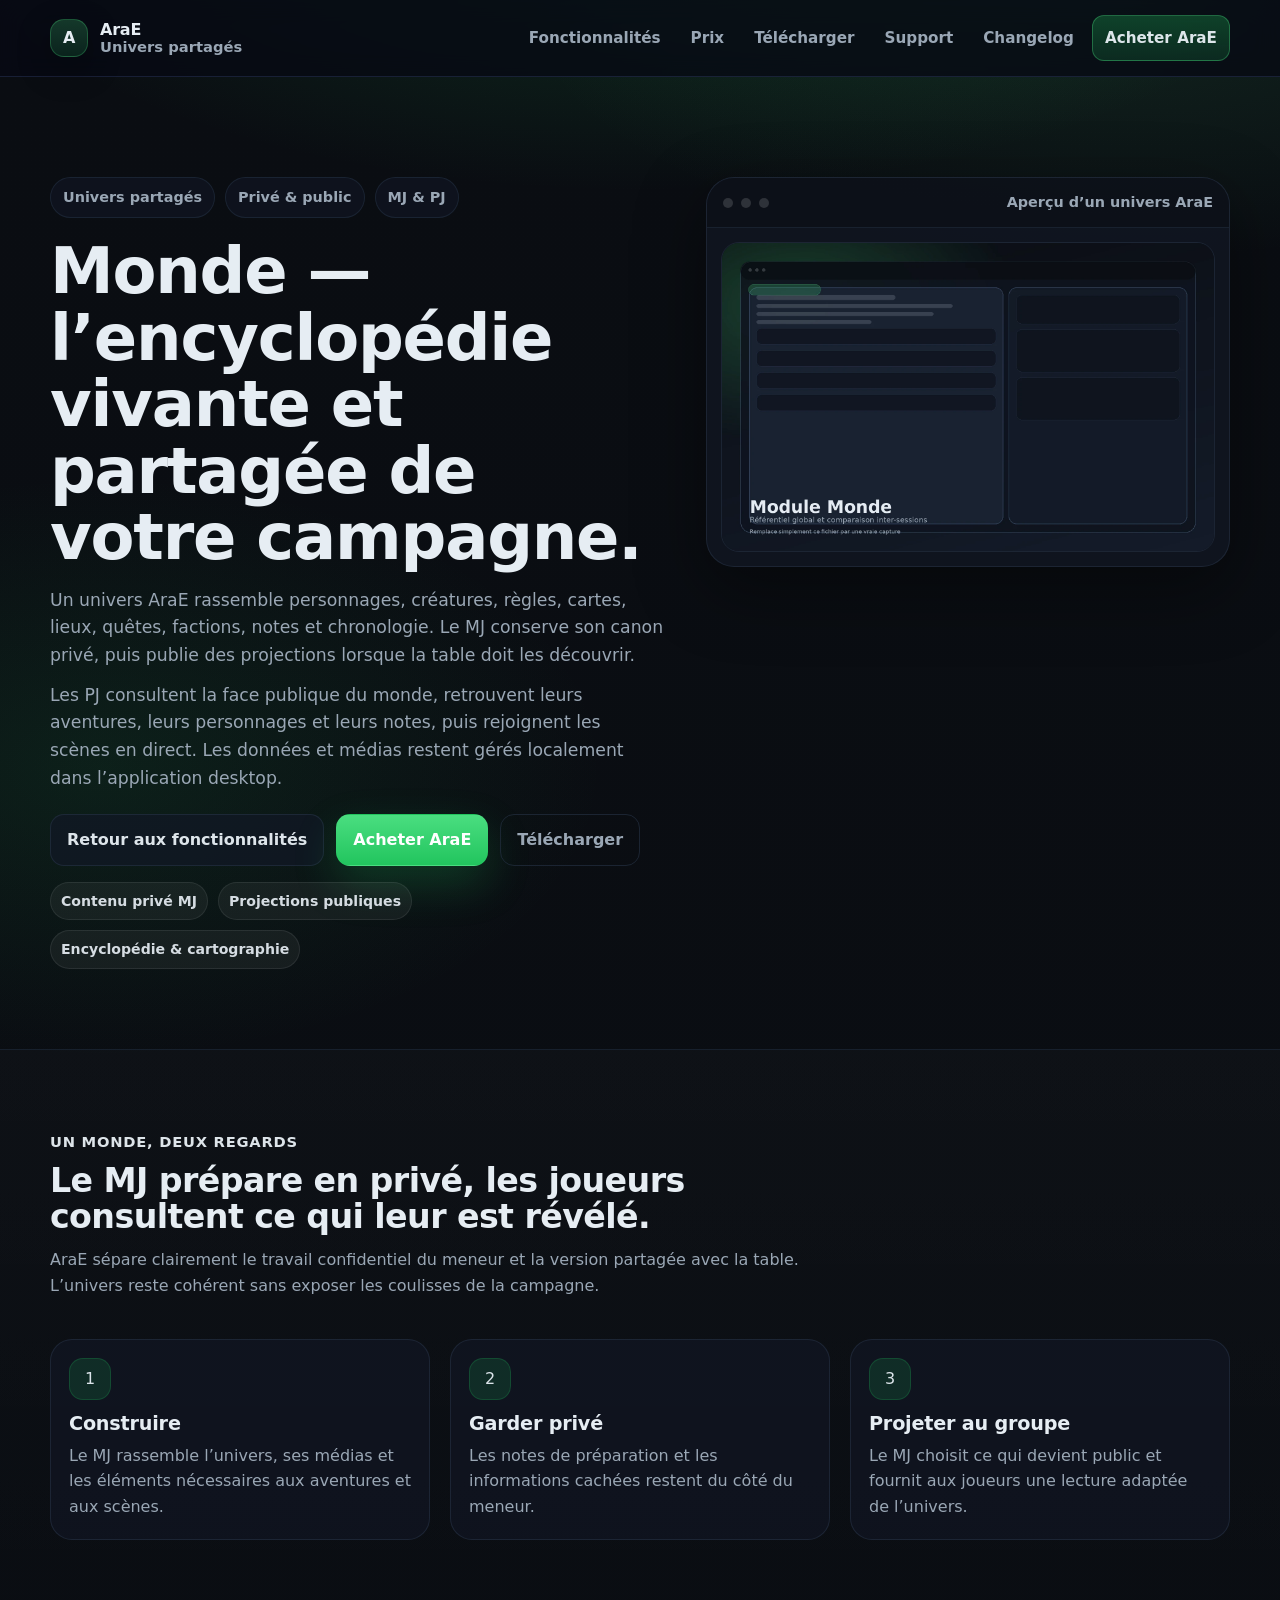
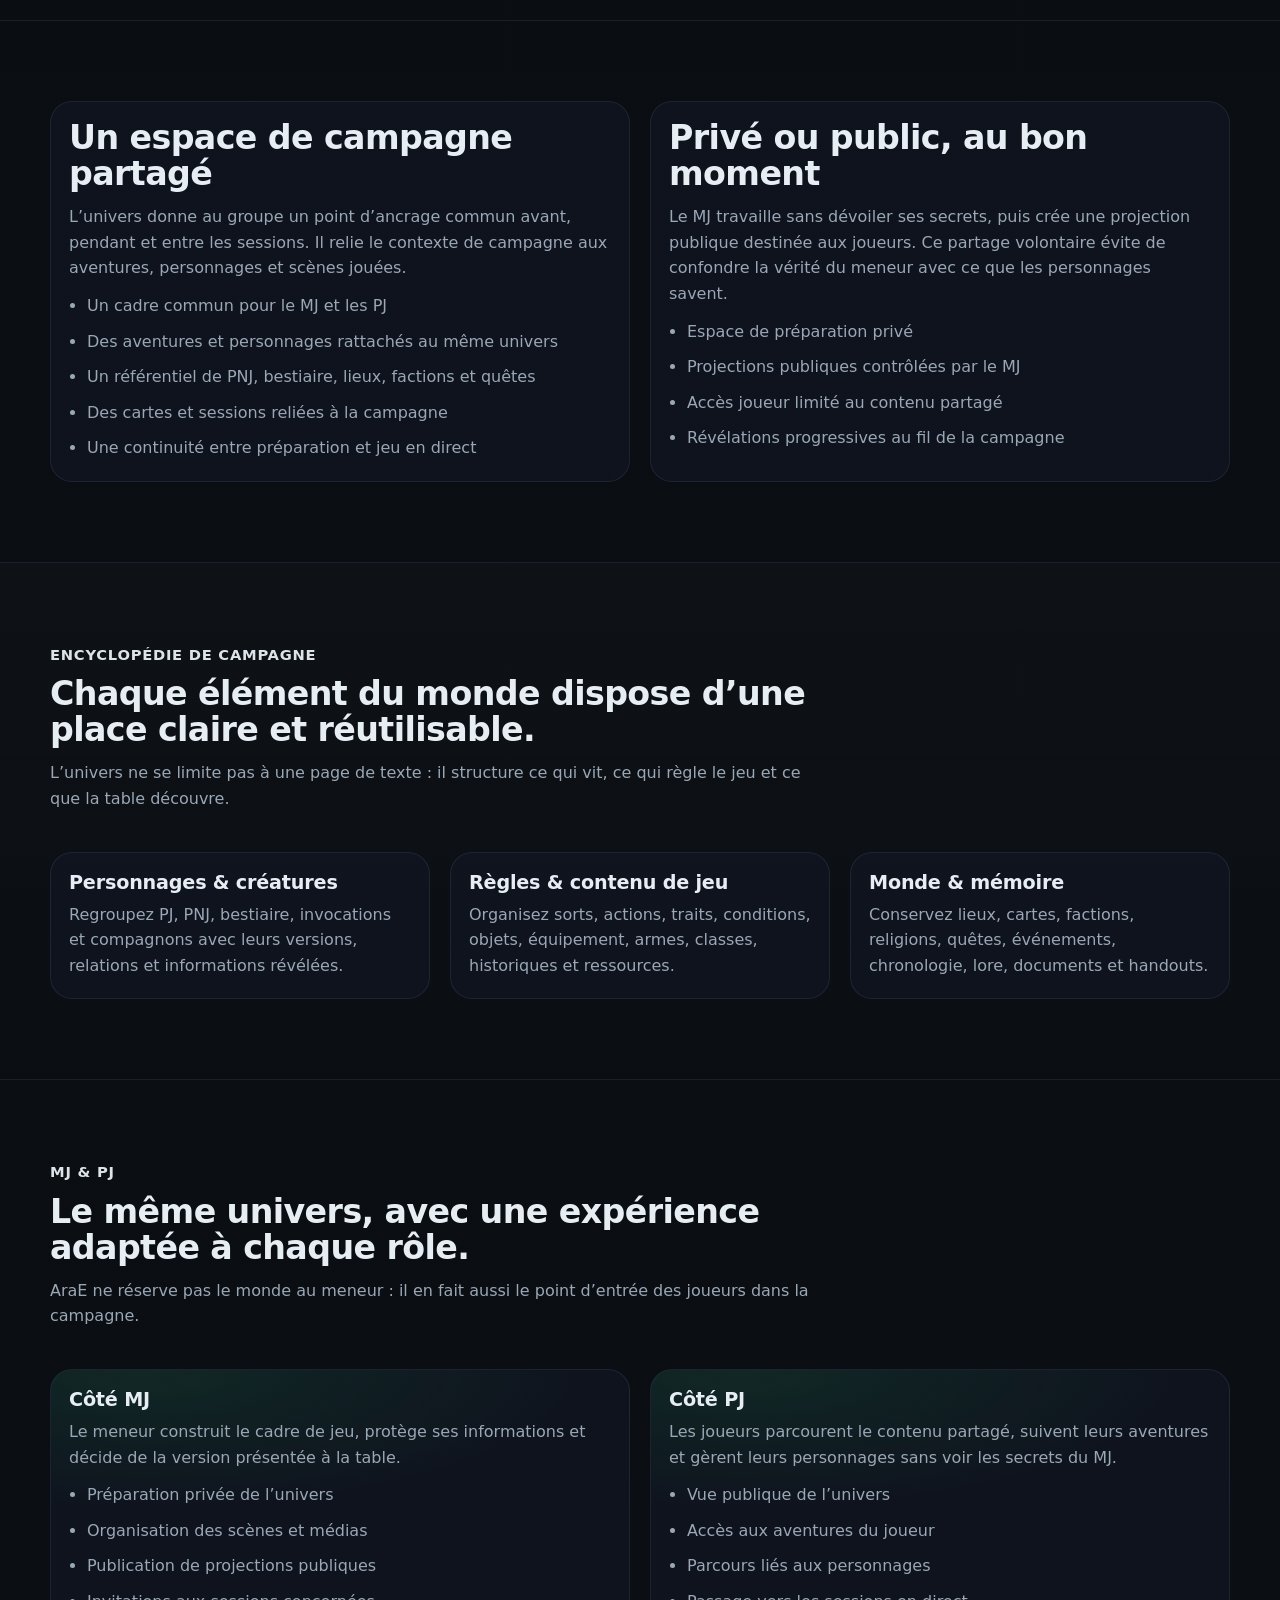
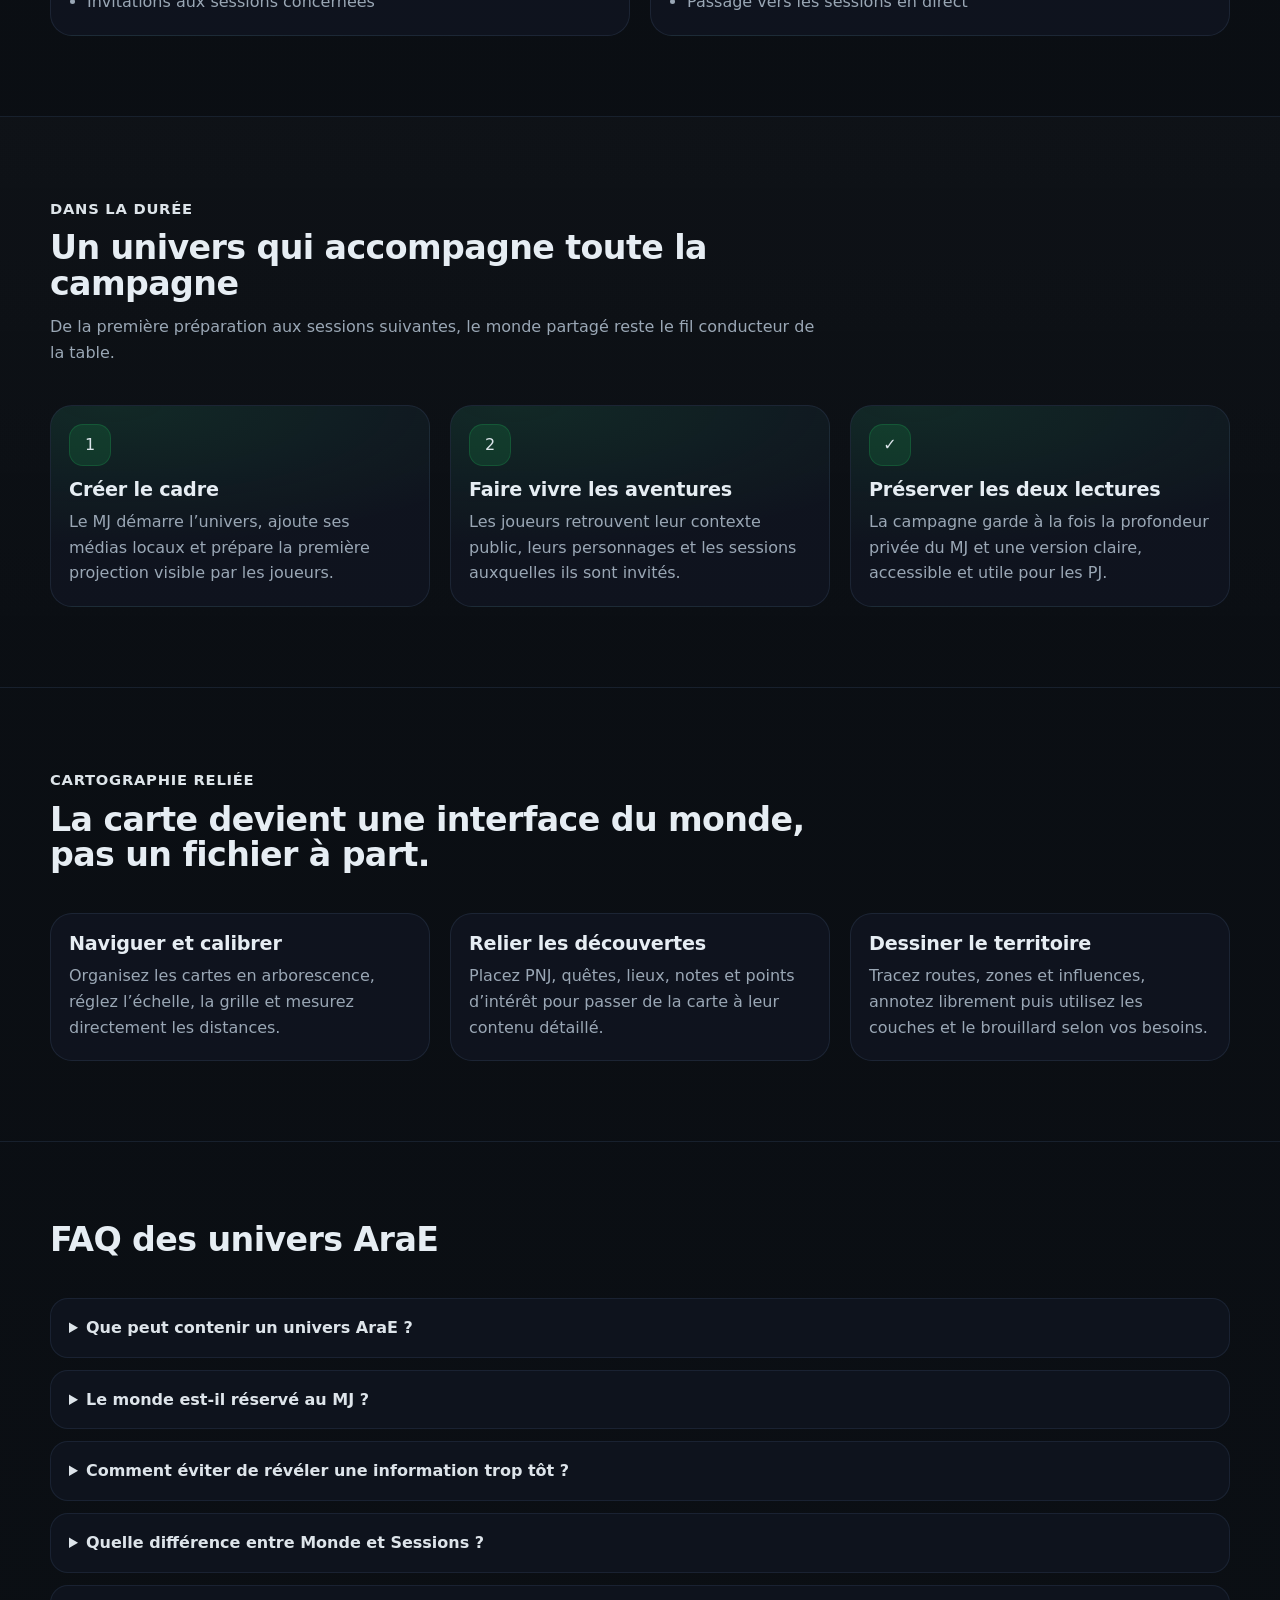
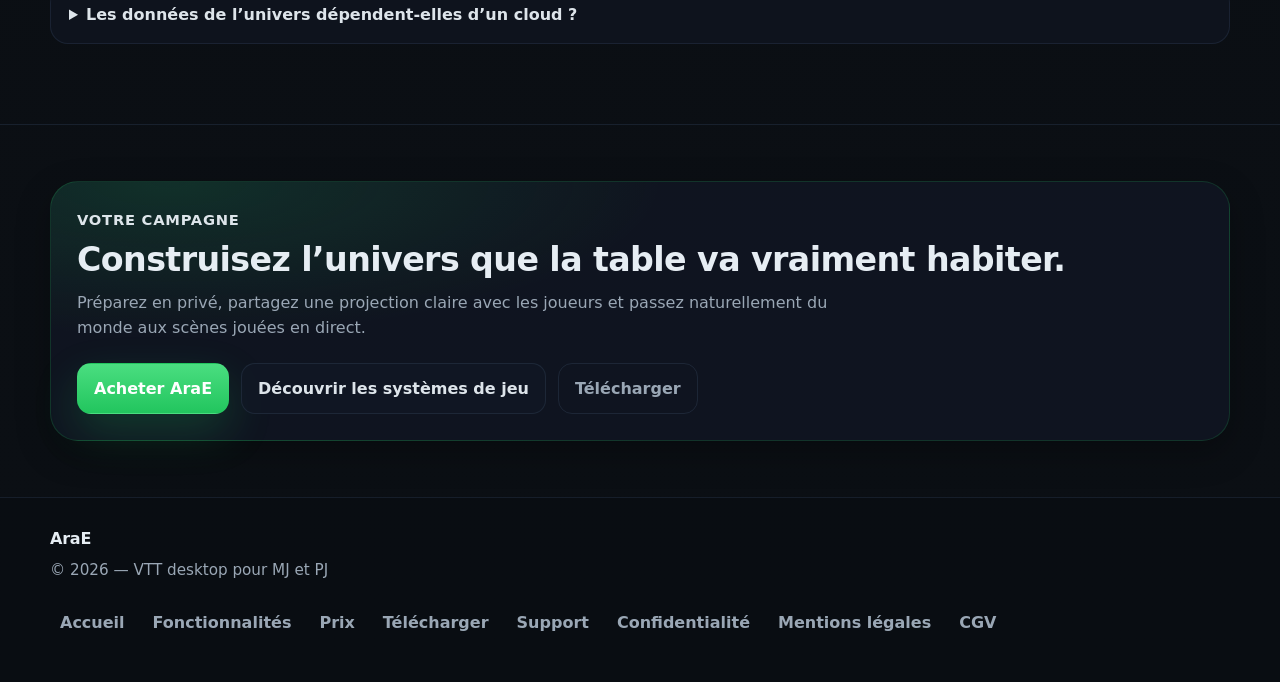
<file: monde.html>
<!DOCTYPE html>
<html lang="fr">
<head>
  <meta charset="UTF-8" />
  <meta name="viewport" content="width=device-width, initial-scale=1.0" />

  <title>AraE — Univers partagés pour MJ et PJ</title>
  <meta
    name="description"
    content="Créez un univers partagé dans AraE : espace privé du MJ, projections publiques pour les PJ, scènes, aventures et médias gérés localement."
  />
  <meta name="robots" content="index,follow" />
  <link rel="canonical" href="https://ingodwetrusttt.github.io/AraEOfficialSitweb/monde.html" />

  <meta property="og:type" content="website" />
  <meta property="og:url" content="https://ingodwetrusttt.github.io/AraEOfficialSitweb/monde.html" />
  <meta property="og:title" content="AraE — Univers partagés pour MJ et PJ" />
  <meta
    property="og:description"
    content="AraE permet au MJ de préparer un univers en privé puis d’en partager des projections publiques avec les joueurs."
  />
  <meta property="og:image" content="https://ingodwetrusttt.github.io/AraEOfficialSitweb/assets/og/og-home.png" />
  <meta property="og:image:width" content="1200" />
  <meta property="og:image:height" content="630" />

  <meta name="twitter:card" content="summary_large_image" />
  <meta name="twitter:title" content="AraE — Univers partagés pour MJ et PJ" />
  <meta
    name="twitter:description"
    content="Un espace de campagne partagé, avec informations privées pour le MJ et projections publiques pour les PJ."
  />
  <meta name="twitter:image" content="https://ingodwetrusttt.github.io/AraEOfficialSitweb/assets/og/og-home.png" />

  <meta name="theme-color" content="#0b0f14" />
  <link rel="icon" href="favicon.ico" sizes="any" />
  <link rel="icon" type="image/png" href="icons/icon-32.png" sizes="32x32" />
  <link rel="icon" type="image/png" href="icons/icon-16.png" sizes="16x16" />
  <link rel="apple-touch-icon" href="icons/apple-touch-icon.png" />

  <link rel="stylesheet" href="css/tokens.css" />
  <link rel="stylesheet" href="css/base.css" />
  <link rel="stylesheet" href="css/layout.css" />
  <link rel="stylesheet" href="css/components.css" />
  <link rel="stylesheet" href="css/utilities.css" />
</head>
<body data-theme="green">
  <a class="skip-link" href="#content">Aller au contenu</a>

  <header class="topbar" data-elevate>
    <div class="container topbar__inner">
      <a class="brand" href="index.html" aria-label="AraE">
        <span class="brand__mark" aria-hidden="true">A</span>
        <span class="brand__text">
          <span class="brand__name">AraE</span>
          <span class="brand__meta">Univers partagés</span>
        </span>
      </a>

      <nav class="nav" aria-label="Navigation principale">
        <a class="nav__link" href="features.html">Fonctionnalités</a>
        <a class="nav__link" href="pricing.html">Prix</a>
        <a class="nav__link" href="download.html">Télécharger</a>
        <a class="nav__link" href="support.html">Support</a>
        <a class="nav__link" href="changelog.html">Changelog</a>
        <a class="nav__link nav__link--cta" data-buy-link href="pricing.html">Acheter AraE</a>
      </nav>

      <button
        class="navbtn"
        type="button"
        aria-label="Ouvrir le menu"
        aria-expanded="false"
        aria-controls="mobile-nav"
        data-navbtn
      >
        <span class="navbtn__bar"></span>
        <span class="navbtn__bar"></span>
        <span class="navbtn__bar"></span>
      </button>
    </div>

    <div id="mobile-nav" class="mobile" data-mobile>
      <div class="container mobile__inner">
        <a class="mobile__link" href="features.html">Fonctionnalités</a>
        <a class="mobile__link" href="pricing.html">Prix</a>
        <a class="mobile__link" href="download.html">Télécharger</a>
        <a class="mobile__link" href="support.html">Support</a>
        <a class="mobile__link" href="changelog.html">Changelog</a>
        <a class="mobile__link mobile__link--cta" data-buy-link href="pricing.html">Acheter AraE</a>
      </div>
    </div>
  </header>

  <main id="content">
    <section class="hero">
      <div class="container hero__grid">
        <div class="hero__copy">
          <div class="badges" aria-label="Badges Univers">
            <span class="badge">Univers partagés</span>
            <span class="badge">Privé &amp; public</span>
            <span class="badge">MJ &amp; PJ</span>
          </div>

          <h1 class="hero__title">Monde — l’encyclopédie vivante et partagée de votre campagne.</h1>

          <p class="hero__lead">
            Un univers AraE rassemble personnages, créatures, règles, cartes, lieux, quêtes, factions, notes et chronologie.
            Le MJ conserve son canon privé, puis publie des projections lorsque la table doit les découvrir.
          </p>

          <p class="hero__lead">
            Les PJ consultent la face publique du monde, retrouvent leurs aventures, leurs personnages et leurs notes,
            puis rejoignent les scènes en direct. Les données et médias restent gérés localement dans l’application desktop.
          </p>

          <div class="actions">
            <a class="btn btn--secondary" href="features.html">Retour aux fonctionnalités</a>
            <a class="btn btn--primary" data-buy-link href="pricing.html">Acheter AraE</a>
            <a class="btn btn--ghost" data-download-link href="download.html">Télécharger</a>
          </div>

          <div class="pillrow">
            <span class="pill">Contenu privé MJ</span>
            <span class="pill">Projections publiques</span>
            <span class="pill">Encyclopédie &amp; cartographie</span>
          </div>
        </div>

        <div class="hero__media">
          <div class="shot">
            <div class="shot__topbar">
              <div class="shot__dots" aria-hidden="true"><span></span><span></span><span></span></div>
              <div class="shot__label">Aperçu d’un univers AraE</div>
            </div>
            <div class="shot__body">
              <div class="shot__image">
                <img data-world-shot src="assets/placeholders/world.webp" alt="Capture d’un univers partagé dans AraE" />
              </div>
            </div>
          </div>
        </div>
      </div>
    </section>

    <section class="section section--soft">
      <div class="container">
        <div class="section__head">
          <div class="kicker">Un monde, deux regards</div>
          <h2 class="h2">Le MJ prépare en privé, les joueurs consultent ce qui leur est révélé.</h2>
          <p class="sub">
            AraE sépare clairement le travail confidentiel du meneur et la version partagée avec la table.
            L’univers reste cohérent sans exposer les coulisses de la campagne.
          </p>
        </div>

        <div class="grid grid--3">
          <article class="card">
            <div class="card__icon" aria-hidden="true">1</div>
            <h3 class="h3">Construire</h3>
            <p class="p">
              Le MJ rassemble l’univers, ses médias et les éléments nécessaires aux aventures et aux scènes.
            </p>
          </article>

          <article class="card">
            <div class="card__icon" aria-hidden="true">2</div>
            <h3 class="h3">Garder privé</h3>
            <p class="p">
              Les notes de préparation et les informations cachées restent du côté du meneur.
            </p>
          </article>

          <article class="card">
            <div class="card__icon" aria-hidden="true">3</div>
            <h3 class="h3">Projeter au groupe</h3>
            <p class="p">
              Le MJ choisit ce qui devient public et fournit aux joueurs une lecture adaptée de l’univers.
            </p>
          </article>
        </div>
      </div>
    </section>

    <section class="section">
      <div class="container split">
        <article class="card">
          <h2 class="h2">Un espace de campagne partagé</h2>
          <p class="p">
            L’univers donne au groupe un point d’ancrage commun avant, pendant et entre les sessions.
            Il relie le contexte de campagne aux aventures, personnages et scènes jouées.
          </p>
          <ul class="list">
            <li>Un cadre commun pour le MJ et les PJ</li>
            <li>Des aventures et personnages rattachés au même univers</li>
            <li>Un référentiel de PNJ, bestiaire, lieux, factions et quêtes</li>
            <li>Des cartes et sessions reliées à la campagne</li>
            <li>Une continuité entre préparation et jeu en direct</li>
          </ul>
        </article>

        <article class="card">
          <h2 class="h2">Privé ou public, au bon moment</h2>
          <p class="p">
            Le MJ travaille sans dévoiler ses secrets, puis crée une projection publique destinée aux joueurs.
            Ce partage volontaire évite de confondre la vérité du meneur avec ce que les personnages savent.
          </p>
          <ul class="list">
            <li>Espace de préparation privé</li>
            <li>Projections publiques contrôlées par le MJ</li>
            <li>Accès joueur limité au contenu partagé</li>
            <li>Révélations progressives au fil de la campagne</li>
          </ul>
        </article>
      </div>
    </section>

    <section class="section section--soft">
      <div class="container">
        <div class="section__head">
          <div class="kicker">Encyclopédie de campagne</div>
          <h2 class="h2">Chaque élément du monde dispose d’une place claire et réutilisable.</h2>
          <p class="sub">
            L’univers ne se limite pas à une page de texte : il structure ce qui vit, ce qui règle le jeu et ce que la table découvre.
          </p>
        </div>

        <div class="grid grid--3">
          <article class="card">
            <h3 class="h3">Personnages &amp; créatures</h3>
            <p class="p">
              Regroupez PJ, PNJ, bestiaire, invocations et compagnons avec leurs versions, relations et informations révélées.
            </p>
          </article>

          <article class="card">
            <h3 class="h3">Règles &amp; contenu de jeu</h3>
            <p class="p">
              Organisez sorts, actions, traits, conditions, objets, équipement, armes, classes, historiques et ressources.
            </p>
          </article>

          <article class="card">
            <h3 class="h3">Monde &amp; mémoire</h3>
            <p class="p">
              Conservez lieux, cartes, factions, religions, quêtes, événements, chronologie, lore, documents et handouts.
            </p>
          </article>
        </div>
      </div>
    </section>

    <section class="section">
      <div class="container">
        <div class="section__head">
          <div class="kicker">MJ &amp; PJ</div>
          <h2 class="h2">Le même univers, avec une expérience adaptée à chaque rôle.</h2>
          <p class="sub">
            AraE ne réserve pas le monde au meneur : il en fait aussi le point d’entrée des joueurs dans la campagne.
          </p>
        </div>

        <div class="grid grid--2">
          <article class="card card--accent">
            <h3 class="h3">Côté MJ</h3>
            <p class="p">
              Le meneur construit le cadre de jeu, protège ses informations et décide de la version présentée à la table.
            </p>
            <ul class="list">
              <li>Préparation privée de l’univers</li>
              <li>Organisation des scènes et médias</li>
              <li>Publication de projections publiques</li>
              <li>Invitations aux sessions concernées</li>
            </ul>
          </article>

          <article class="card card--accent">
            <h3 class="h3">Côté PJ</h3>
            <p class="p">
              Les joueurs parcourent le contenu partagé, suivent leurs aventures et gèrent leurs personnages sans voir les secrets du MJ.
            </p>
            <ul class="list">
              <li>Vue publique de l’univers</li>
              <li>Accès aux aventures du joueur</li>
              <li>Parcours liés aux personnages</li>
              <li>Passage vers les sessions en direct</li>
            </ul>
          </article>
        </div>
      </div>
    </section>

    <section class="section section--soft">
      <div class="container">
        <div class="section__head">
          <div class="kicker">Dans la durée</div>
          <h2 class="h2">Un univers qui accompagne toute la campagne</h2>
          <p class="sub">
            De la première préparation aux sessions suivantes, le monde partagé reste le fil conducteur de la table.
          </p>
        </div>

        <div class="grid grid--3">
          <article class="card card--accent">
            <div class="card__icon" aria-hidden="true">1</div>
            <h3 class="h3">Créer le cadre</h3>
            <p class="p">
              Le MJ démarre l’univers, ajoute ses médias locaux et prépare la première projection visible par les joueurs.
            </p>
          </article>

          <article class="card card--accent">
            <div class="card__icon" aria-hidden="true">2</div>
            <h3 class="h3">Faire vivre les aventures</h3>
            <p class="p">
              Les joueurs retrouvent leur contexte public, leurs personnages et les sessions auxquelles ils sont invités.
            </p>
          </article>

          <article class="card card--accent">
            <div class="card__icon" aria-hidden="true">✓</div>
            <h3 class="h3">Préserver les deux lectures</h3>
            <p class="p">
              La campagne garde à la fois la profondeur privée du MJ et une version claire, accessible et utile pour les PJ.
            </p>
          </article>
        </div>
      </div>
    </section>

    <section class="section">
      <div class="container">
        <div class="section__head">
          <div class="kicker">Cartographie reliée</div>
          <h2 class="h2">La carte devient une interface du monde, pas un fichier à part.</h2>
        </div>

        <div class="grid grid--3">
          <article class="card">
            <h3 class="h3">Naviguer et calibrer</h3>
            <p class="p">
              Organisez les cartes en arborescence, réglez l’échelle, la grille et mesurez directement les distances.
            </p>
          </article>

          <article class="card">
            <h3 class="h3">Relier les découvertes</h3>
            <p class="p">
              Placez PNJ, quêtes, lieux, notes et points d’intérêt pour passer de la carte à leur contenu détaillé.
            </p>
          </article>

          <article class="card">
            <h3 class="h3">Dessiner le territoire</h3>
            <p class="p">
              Tracez routes, zones et influences, annotez librement puis utilisez les couches et le brouillard selon vos besoins.
            </p>
          </article>
        </div>
      </div>
    </section>

    <section class="section">
      <div class="container">
        <div class="section__head">
          <h2 class="h2">FAQ des univers AraE</h2>
        </div>

        <div class="faq">
          <details class="faq__item">
            <summary>Que peut contenir un univers AraE ?</summary>
            <div class="faq__body">
              Il peut structurer personnages, créatures, règles, équipement, lieux, cartes, factions, religions,
              quêtes, événements, chronologie, notes, documents et autres éléments de lore.
            </div>
          </details>

          <details class="faq__item">
            <summary>Le monde est-il réservé au MJ ?</summary>
            <div class="faq__body">
              Non. Le MJ possède son espace privé de préparation, tandis que les joueurs disposent d’une projection publique
              de l’univers ainsi que de leurs propres parcours d’aventure et de personnage.
            </div>
          </details>

          <details class="faq__item">
            <summary>Comment éviter de révéler une information trop tôt ?</summary>
            <div class="faq__body">
              Le contenu privé reste côté MJ. Le meneur choisit ce qu’il publie dans les projections destinées aux joueurs.
            </div>
          </details>

          <details class="faq__item">
            <summary>Quelle différence entre Monde et Sessions ?</summary>
            <div class="faq__body">
              Monde est l’espace durable et partagé de la campagne. Sessions est le VTT en direct où le groupe utilise
              scènes 2D, cartes, pions, chat, dés et curseurs.
            </div>
          </details>

          <details class="faq__item">
            <summary>Les données de l’univers dépendent-elles d’un cloud ?</summary>
            <div class="faq__body">
              AraE adopte une approche local-first pour les données et les médias. Il ne promet pas un stockage
              ou un relais cloud permanent.
            </div>
          </details>
        </div>
      </div>
    </section>

    <section class="section section--tight">
      <div class="container">
        <div class="cta-banner">
          <div class="kicker">Votre campagne</div>
          <h2 class="h2">Construisez l’univers que la table va vraiment habiter.</h2>
          <p class="sub">
            Préparez en privé, partagez une projection claire avec les joueurs et passez naturellement
            du monde aux scènes jouées en direct.
          </p>
          <div class="actions">
            <a class="btn btn--primary" data-buy-link href="pricing.html">Acheter AraE</a>
            <a class="btn btn--secondary" href="regles.html">Découvrir les systèmes de jeu</a>
            <a class="btn btn--ghost" data-download-link href="download.html">Télécharger</a>
          </div>
        </div>
      </div>
    </section>
  </main>

  <footer class="footer">
    <div class="container footer__inner">
      <div>
        <div class="footer__brand">AraE</div>
        <div class="footer__meta">© <span data-year>2026</span> — VTT desktop pour MJ et PJ</div>
      </div>

      <nav class="footer__nav" aria-label="Liens de pied de page">
        <a class="link" href="index.html">Accueil</a>
        <a class="link" href="features.html">Fonctionnalités</a>
        <a class="link" href="pricing.html">Prix</a>
        <a class="link" href="download.html">Télécharger</a>
        <a class="link" href="support.html">Support</a>
        <a class="link" href="privacy.html">Confidentialité</a>
        <a class="link" href="mentions-legales.html">Mentions légales</a>
        <a class="link" href="cgv.html">CGV</a>
      </nav>
    </div>
  </footer>

  <script src="js/site-config.js"></script>
  <script src="js/main.js"></script>
</body>
</html>
</file>
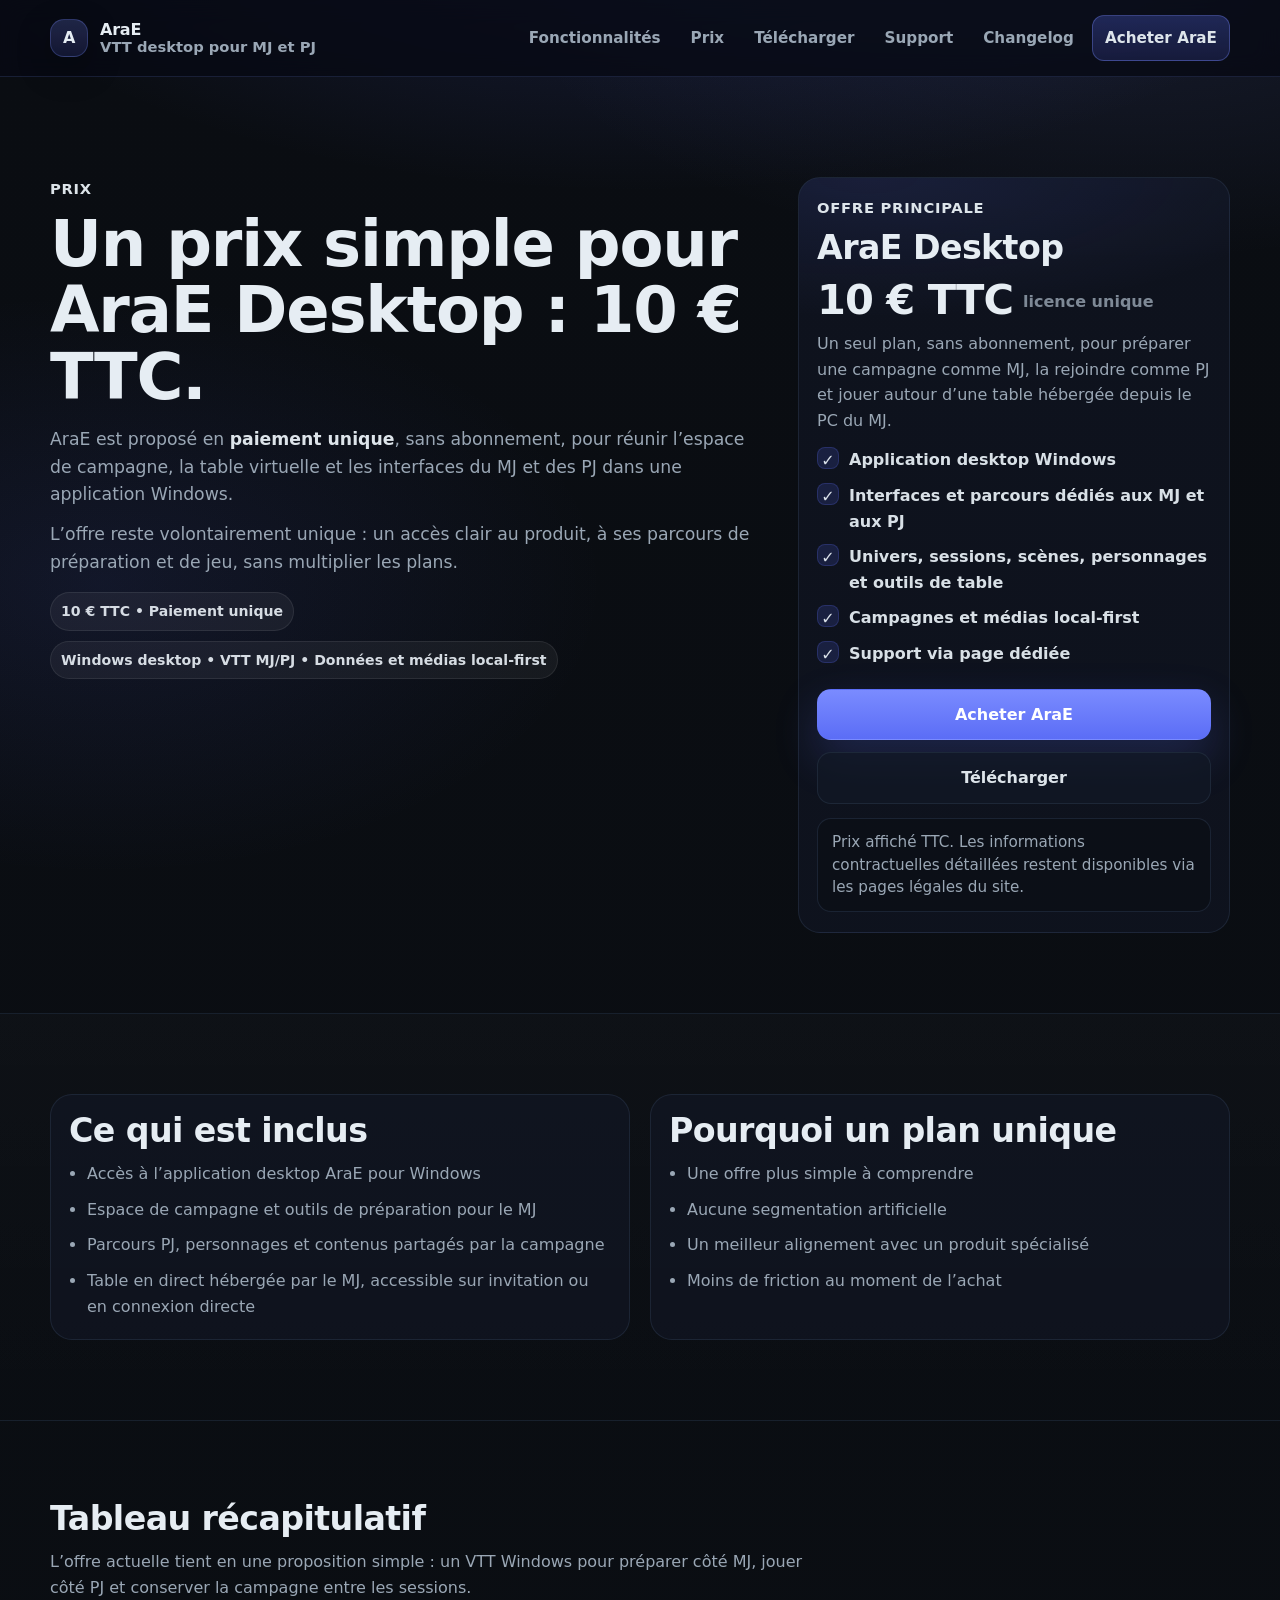
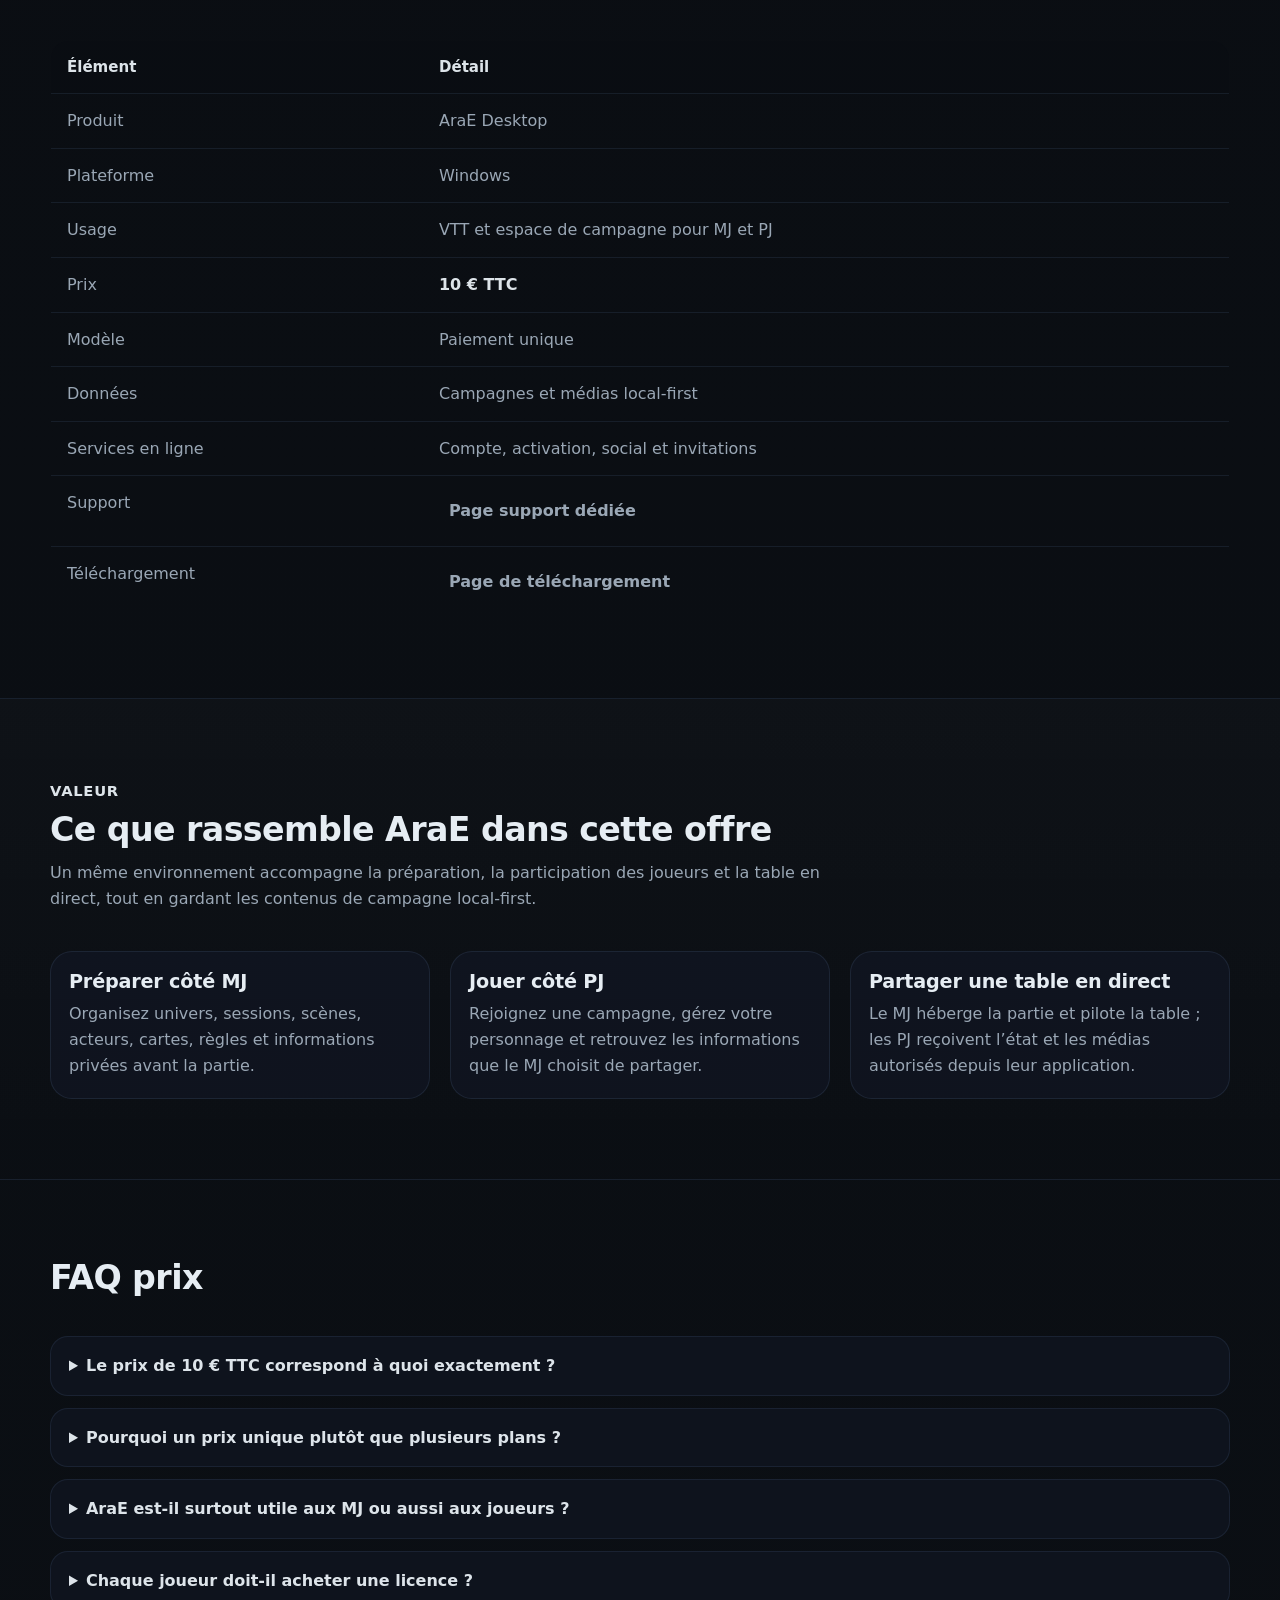
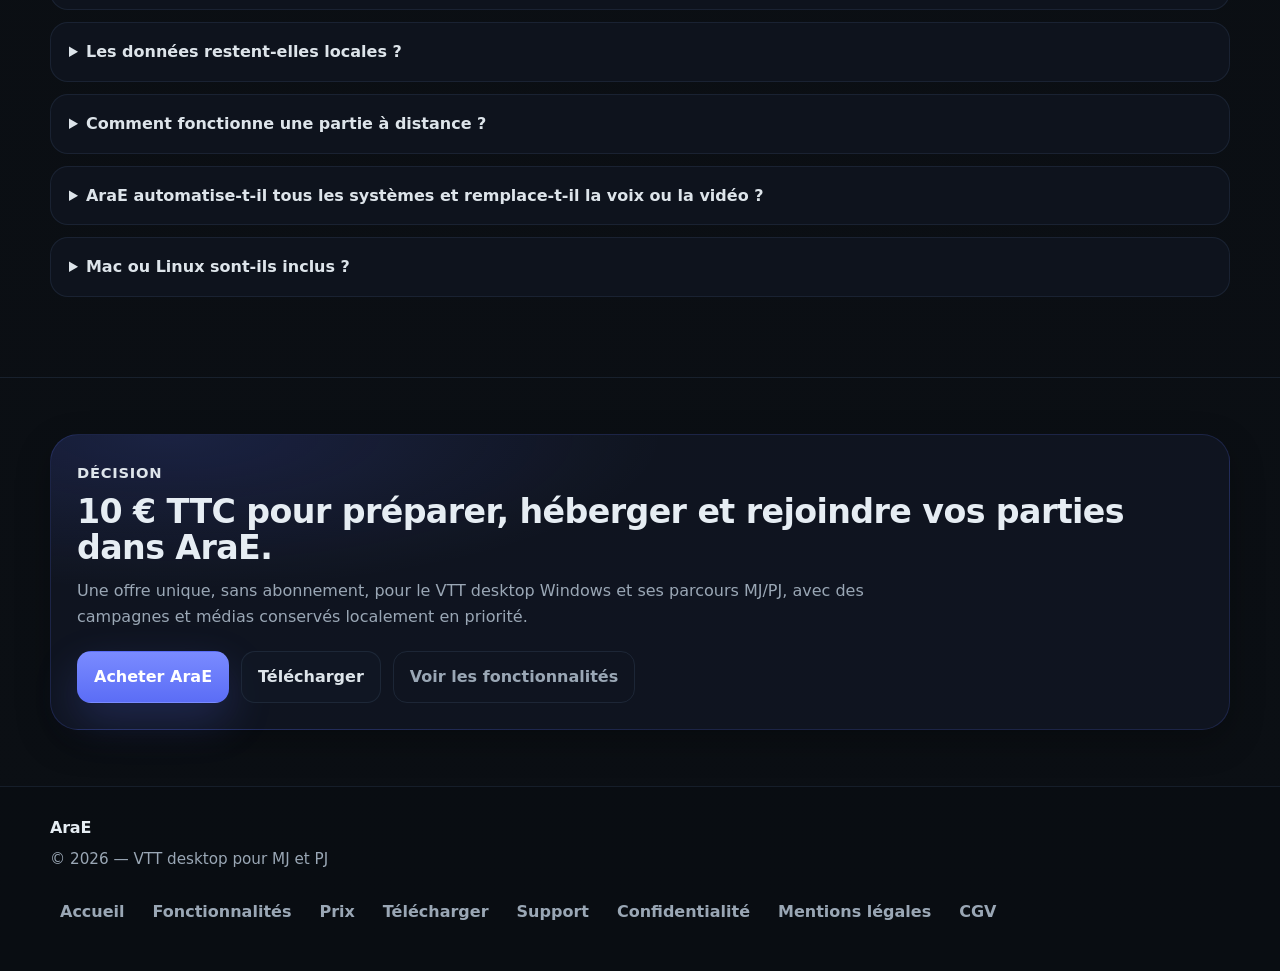
<file: pricing.html>
<!DOCTYPE html>
<html lang="fr">
<head>
  <meta charset="UTF-8" />
  <meta name="viewport" content="width=device-width, initial-scale=1.0" />

  <title>AraE — Prix | 10 € TTC</title>
  <meta
    name="description"
    content="AraE est disponible à 10 € TTC : VTT desktop Windows pour MJ et PJ, paiement unique, campagnes local-first et table en direct."
  />
  <meta name="robots" content="index,follow" />
  <link rel="canonical" href="https://ingodwetrusttt.github.io/AraEOfficialSitweb/pricing.html" />

  <meta property="og:type" content="website" />
  <meta property="og:url" content="https://ingodwetrusttt.github.io/AraEOfficialSitweb/pricing.html" />
  <meta property="og:title" content="AraE — Prix | 10 € TTC" />
  <meta
    property="og:description"
    content="AraE Desktop à 10 € TTC, sans abonnement : espace de campagne, interfaces MJ/PJ et table virtuelle en direct sur Windows."
  />
  <meta property="og:image" content="https://ingodwetrusttt.github.io/AraEOfficialSitweb/assets/og/og-home.png" />
  <meta property="og:image:width" content="1200" />
  <meta property="og:image:height" content="630" />

  <meta name="twitter:card" content="summary_large_image" />
  <meta name="twitter:title" content="AraE — Prix | 10 € TTC" />
  <meta
    name="twitter:description"
    content="Paiement unique pour le VTT desktop AraE sur Windows, avec campagnes local-first et parcours dédiés aux MJ et aux PJ."
  />
  <meta name="twitter:image" content="https://ingodwetrusttt.github.io/AraEOfficialSitweb/assets/og/og-home.png" />

  <meta name="theme-color" content="#0b0f14" />
  <link rel="icon" href="favicon.ico" sizes="any" />
  <link rel="icon" type="image/png" href="icons/icon-32.png" sizes="32x32" />
  <link rel="icon" type="image/png" href="icons/icon-16.png" sizes="16x16" />
  <link rel="apple-touch-icon" href="icons/apple-touch-icon.png" />

  <link rel="stylesheet" href="css/tokens.css" />
  <link rel="stylesheet" href="css/base.css" />
  <link rel="stylesheet" href="css/layout.css" />
  <link rel="stylesheet" href="css/components.css" />
  <link rel="stylesheet" href="css/utilities.css" />
</head>

<body data-theme="violet">
  <a class="skip-link" href="#content">Aller au contenu</a>

  <header class="topbar" data-elevate>
    <div class="container topbar__inner">
      <a class="brand" href="index.html" aria-label="AraE">
        <span class="brand__mark" aria-hidden="true">A</span>
        <span class="brand__text">
          <span class="brand__name">AraE</span>
          <span class="brand__meta">VTT desktop pour MJ et PJ</span>
        </span>
      </a>

      <nav class="nav" aria-label="Navigation principale">
        <a class="nav__link" href="features.html">Fonctionnalités</a>
        <a class="nav__link" href="pricing.html" aria-current="page">Prix</a>
        <a class="nav__link" href="download.html">Télécharger</a>
        <a class="nav__link" href="support.html">Support</a>
        <a class="nav__link" href="changelog.html">Changelog</a>
        <a class="nav__link nav__link--cta" data-buy-link href="download.html">Acheter AraE</a>
      </nav>

      <button
        class="navbtn"
        type="button"
        aria-label="Ouvrir le menu"
        aria-expanded="false"
        aria-controls="mobile-nav"
        data-navbtn
      >
        <span class="navbtn__bar"></span>
        <span class="navbtn__bar"></span>
        <span class="navbtn__bar"></span>
      </button>
    </div>

    <div id="mobile-nav" class="mobile" data-mobile>
      <div class="container mobile__inner">
        <a class="mobile__link" href="features.html">Fonctionnalités</a>
        <a class="mobile__link" href="pricing.html" aria-current="page">Prix</a>
        <a class="mobile__link" href="download.html">Télécharger</a>
        <a class="mobile__link" href="support.html">Support</a>
        <a class="mobile__link" href="changelog.html">Changelog</a>
        <a class="mobile__link mobile__link--cta" data-buy-link href="download.html">Acheter AraE</a>
      </div>
    </div>
  </header>

  <main id="content">
    <section class="hero">
      <div class="container sidebar">
        <div>
          <div class="kicker">Prix</div>
          <h1 class="hero__title">Un prix simple pour AraE Desktop : 10 € TTC.</h1>
          <p class="hero__lead">
            AraE est proposé en <strong>paiement unique</strong>, sans abonnement,
            pour réunir l’espace de campagne, la table virtuelle et les interfaces du MJ et des PJ
            dans une application Windows.
          </p>
          <p class="hero__lead">
            L’offre reste volontairement unique : un accès clair au produit, à ses parcours de préparation
            et de jeu, sans multiplier les plans.
          </p>

          <div class="pillrow">
            <span class="pill">10 € TTC • Paiement unique</span>
            <span class="pill" data-availability-label>Windows desktop • VTT MJ/PJ • Données et médias local-first</span>
          </div>
        </div>

        <aside class="card card--accent">
          <div class="kicker">Offre principale</div>
          <h2 class="h2 u-mt-0">AraE Desktop</h2>

          <div class="price">
            <div class="price__value" data-price-label>10 € TTC</div>
            <div class="price__meta">licence unique</div>
          </div>

          <p class="p">
            Un seul plan, sans abonnement, pour préparer une campagne comme MJ,
            la rejoindre comme PJ et jouer autour d’une table hébergée depuis le PC du MJ.
          </p>

          <div class="feature-list">
            <div class="feature-list__item">
              <span class="feature-list__dot" aria-hidden="true">✓</span>
              <span>Application desktop Windows</span>
            </div>
            <div class="feature-list__item">
              <span class="feature-list__dot" aria-hidden="true">✓</span>
              <span>Interfaces et parcours dédiés aux MJ et aux PJ</span>
            </div>
            <div class="feature-list__item">
              <span class="feature-list__dot" aria-hidden="true">✓</span>
              <span>Univers, sessions, scènes, personnages et outils de table</span>
            </div>
            <div class="feature-list__item">
              <span class="feature-list__dot" aria-hidden="true">✓</span>
              <span>Campagnes et médias local-first</span>
            </div>
            <div class="feature-list__item">
              <span class="feature-list__dot" aria-hidden="true">✓</span>
              <span>Support via page dédiée</span>
            </div>
          </div>

          <div class="actions">
            <a class="btn btn--primary u-full" data-buy-link href="download.html">Acheter AraE</a>
            <a class="btn btn--secondary u-full" data-download-link href="download.html">Télécharger</a>
          </div>

          <div class="notice" style="margin-top:14px;">
            Prix affiché TTC. Les informations contractuelles détaillées restent disponibles via les pages légales du site.
          </div>
        </aside>
      </div>
    </section>

    <section class="section section--soft">
      <div class="container split">
        <article class="card">
          <h2 class="h2">Ce qui est inclus</h2>
          <ul class="list">
            <li>Accès à l’application desktop AraE pour Windows</li>
            <li>Espace de campagne et outils de préparation pour le MJ</li>
            <li>Parcours PJ, personnages et contenus partagés par la campagne</li>
            <li>Table en direct hébergée par le MJ, accessible sur invitation ou en connexion directe</li>
          </ul>
        </article>

        <article class="card">
          <h2 class="h2">Pourquoi un plan unique</h2>
          <ul class="list">
            <li>Une offre plus simple à comprendre</li>
            <li>Aucune segmentation artificielle</li>
            <li>Un meilleur alignement avec un produit spécialisé</li>
            <li>Moins de friction au moment de l’achat</li>
          </ul>
        </article>
      </div>
    </section>

    <section class="section">
      <div class="container">
        <div class="section__head">
          <h2 class="h2">Tableau récapitulatif</h2>
          <p class="sub">
            L’offre actuelle tient en une proposition simple : un VTT Windows pour préparer côté MJ,
            jouer côté PJ et conserver la campagne entre les sessions.
          </p>
        </div>

        <table class="table" aria-label="Tableau tarifaire">
          <thead>
            <tr>
              <th>Élément</th>
              <th>Détail</th>
            </tr>
          </thead>
          <tbody>
            <tr>
              <td>Produit</td>
              <td>AraE Desktop</td>
            </tr>
            <tr>
              <td>Plateforme</td>
              <td>Windows</td>
            </tr>
            <tr>
              <td>Usage</td>
              <td>VTT et espace de campagne pour MJ et PJ</td>
            </tr>
            <tr>
              <td>Prix</td>
              <td><strong data-price-label>10 € TTC</strong></td>
            </tr>
            <tr>
              <td>Modèle</td>
              <td>Paiement unique</td>
            </tr>
            <tr>
              <td>Données</td>
              <td>Campagnes et médias local-first</td>
            </tr>
            <tr>
              <td>Services en ligne</td>
              <td>Compte, activation, social et invitations</td>
            </tr>
            <tr>
              <td>Support</td>
              <td><a class="link" href="support.html">Page support dédiée</a></td>
            </tr>
            <tr>
              <td>Téléchargement</td>
              <td><a class="link" href="download.html">Page de téléchargement</a></td>
            </tr>
          </tbody>
        </table>
      </div>
    </section>

    <section class="section section--soft">
      <div class="container">
        <div class="section__head">
          <div class="kicker">Valeur</div>
          <h2 class="h2">Ce que rassemble AraE dans cette offre</h2>
          <p class="sub">
            Un même environnement accompagne la préparation, la participation des joueurs
            et la table en direct, tout en gardant les contenus de campagne local-first.
          </p>
        </div>

        <div class="grid grid--3">
          <article class="card">
            <h3 class="h3">Préparer côté MJ</h3>
            <p class="p">
              Organisez univers, sessions, scènes, acteurs, cartes, règles et informations privées avant la partie.
            </p>
          </article>

          <article class="card">
            <h3 class="h3">Jouer côté PJ</h3>
            <p class="p">
              Rejoignez une campagne, gérez votre personnage et retrouvez les informations que le MJ choisit de partager.
            </p>
          </article>

          <article class="card">
            <h3 class="h3">Partager une table en direct</h3>
            <p class="p">
              Le MJ héberge la partie et pilote la table ; les PJ reçoivent l’état et les médias autorisés depuis leur application.
            </p>
          </article>
        </div>
      </div>
    </section>

    <section id="faq" class="section">
      <div class="container">
        <div class="section__head">
          <h2 class="h2">FAQ prix</h2>
        </div>

        <div class="faq">
          <details class="faq__item">
            <summary>Le prix de 10 € TTC correspond à quoi exactement ?</summary>
            <div class="faq__body">
              Il correspond à l’offre principale AraE Desktop, présentée comme une licence desktop Windows
              avec paiement unique et sans abonnement.
            </div>
          </details>

          <details class="faq__item">
            <summary>Pourquoi un prix unique plutôt que plusieurs plans ?</summary>
            <div class="faq__body">
              Parce qu’un produit de ce type gagne à rester simple.
              Multiplier les offres trop tôt ajoute de la friction commerciale sans apporter de valeur claire à l’utilisateur.
            </div>
          </details>

          <details class="faq__item">
            <summary>AraE est-il surtout utile aux MJ ou aussi aux joueurs ?</summary>
            <div class="faq__body">
              AraE est conçu pour les deux rôles. Le MJ prépare la campagne, gère les informations privées et héberge la table ;
              les PJ disposent de leur propre parcours pour rejoindre, suivre leur personnage et participer à la partie.
            </div>
          </details>

          <details class="faq__item">
            <summary>Chaque joueur doit-il acheter une licence ?</summary>
            <div class="faq__body">
              Le modèle d’accès multijoueur — licence par compte, nombre d’installations et éventuel accès PJ —
              sera précisé dans l’offre avant l’ouverture des ventes. La mention « paiement unique » décrit le tarif,
              mais ne doit pas être interprétée comme une licence de groupe tant que ces modalités ne sont pas publiées.
            </div>
          </details>

          <details class="faq__item">
            <summary>Les données restent-elles locales ?</summary>
            <div class="faq__body">
              Les campagnes et les médias restent local-first sur les machines. Le compte, l’activation,
              les relations sociales et les invitations utilisent le service AraE ; cela ne signifie pas que toute la campagne est synchronisée dans le cloud.
            </div>
          </details>

          <details class="faq__item">
            <summary>Comment fonctionne une partie à distance ?</summary>
            <div class="faq__body">
              Le MJ lance l’hébergement de la table et invite les PJ via AraE, ou leur fournit les informations de connexion directe.
              La session live dépend de l’accès réseau à la machine hôte ; certains pare-feu, routeurs ou types de NAT peuvent demander une configuration.
            </div>
          </details>

          <details class="faq__item">
            <summary>AraE automatise-t-il tous les systèmes et remplace-t-il la voix ou la vidéo ?</summary>
            <div class="faq__body">
              Non. AraE fournit un VTT, un espace de campagne et des outils de règles, mais ne promet pas une automatisation exhaustive de chaque système de JDR.
              Il n’intègre pas de service de voix ou de visioconférence : un outil externe reste nécessaire pour ces usages.
            </div>
          </details>

          <details class="faq__item">
            <summary>Mac ou Linux sont-ils inclus ?</summary>
            <div class="faq__body">
              La communication actuelle reste volontairement centrée sur Windows, afin d’éviter toute promesse floue sur des plateformes non confirmées.
            </div>
          </details>
        </div>
      </div>
    </section>

    <section class="section section--tight">
      <div class="container">
        <div class="cta-banner">
          <div class="kicker">Décision</div>
          <h2 class="h2">10 € TTC pour préparer, héberger et rejoindre vos parties dans AraE.</h2>
          <p class="sub">
            Une offre unique, sans abonnement, pour le VTT desktop Windows et ses parcours MJ/PJ,
            avec des campagnes et médias conservés localement en priorité.
          </p>
          <div class="actions">
            <a class="btn btn--primary" data-buy-link href="download.html">Acheter AraE</a>
            <a class="btn btn--secondary" data-download-link href="download.html">Télécharger</a>
            <a class="btn btn--ghost" href="features.html">Voir les fonctionnalités</a>
          </div>
        </div>
      </div>
    </section>
  </main>

  <footer class="footer">
    <div class="container footer__inner">
      <div>
        <div class="footer__brand">AraE</div>
        <div class="footer__meta">© <span data-year>2026</span> — VTT desktop pour MJ et PJ</div>
      </div>

      <nav class="footer__nav" aria-label="Liens de pied de page">
        <a class="link" href="index.html">Accueil</a>
        <a class="link" href="features.html">Fonctionnalités</a>
        <a class="link" href="pricing.html">Prix</a>
        <a class="link" href="download.html">Télécharger</a>
        <a class="link" href="support.html">Support</a>
        <a class="link" href="privacy.html">Confidentialité</a>
        <a class="link" href="mentions-legales.html">Mentions légales</a>
        <a class="link" href="cgv.html">CGV</a>
      </nav>
    </div>
  </footer>

  <script src="js/site-config.js"></script>
  <script src="js/main.js"></script>
</body>
</html>
</file>
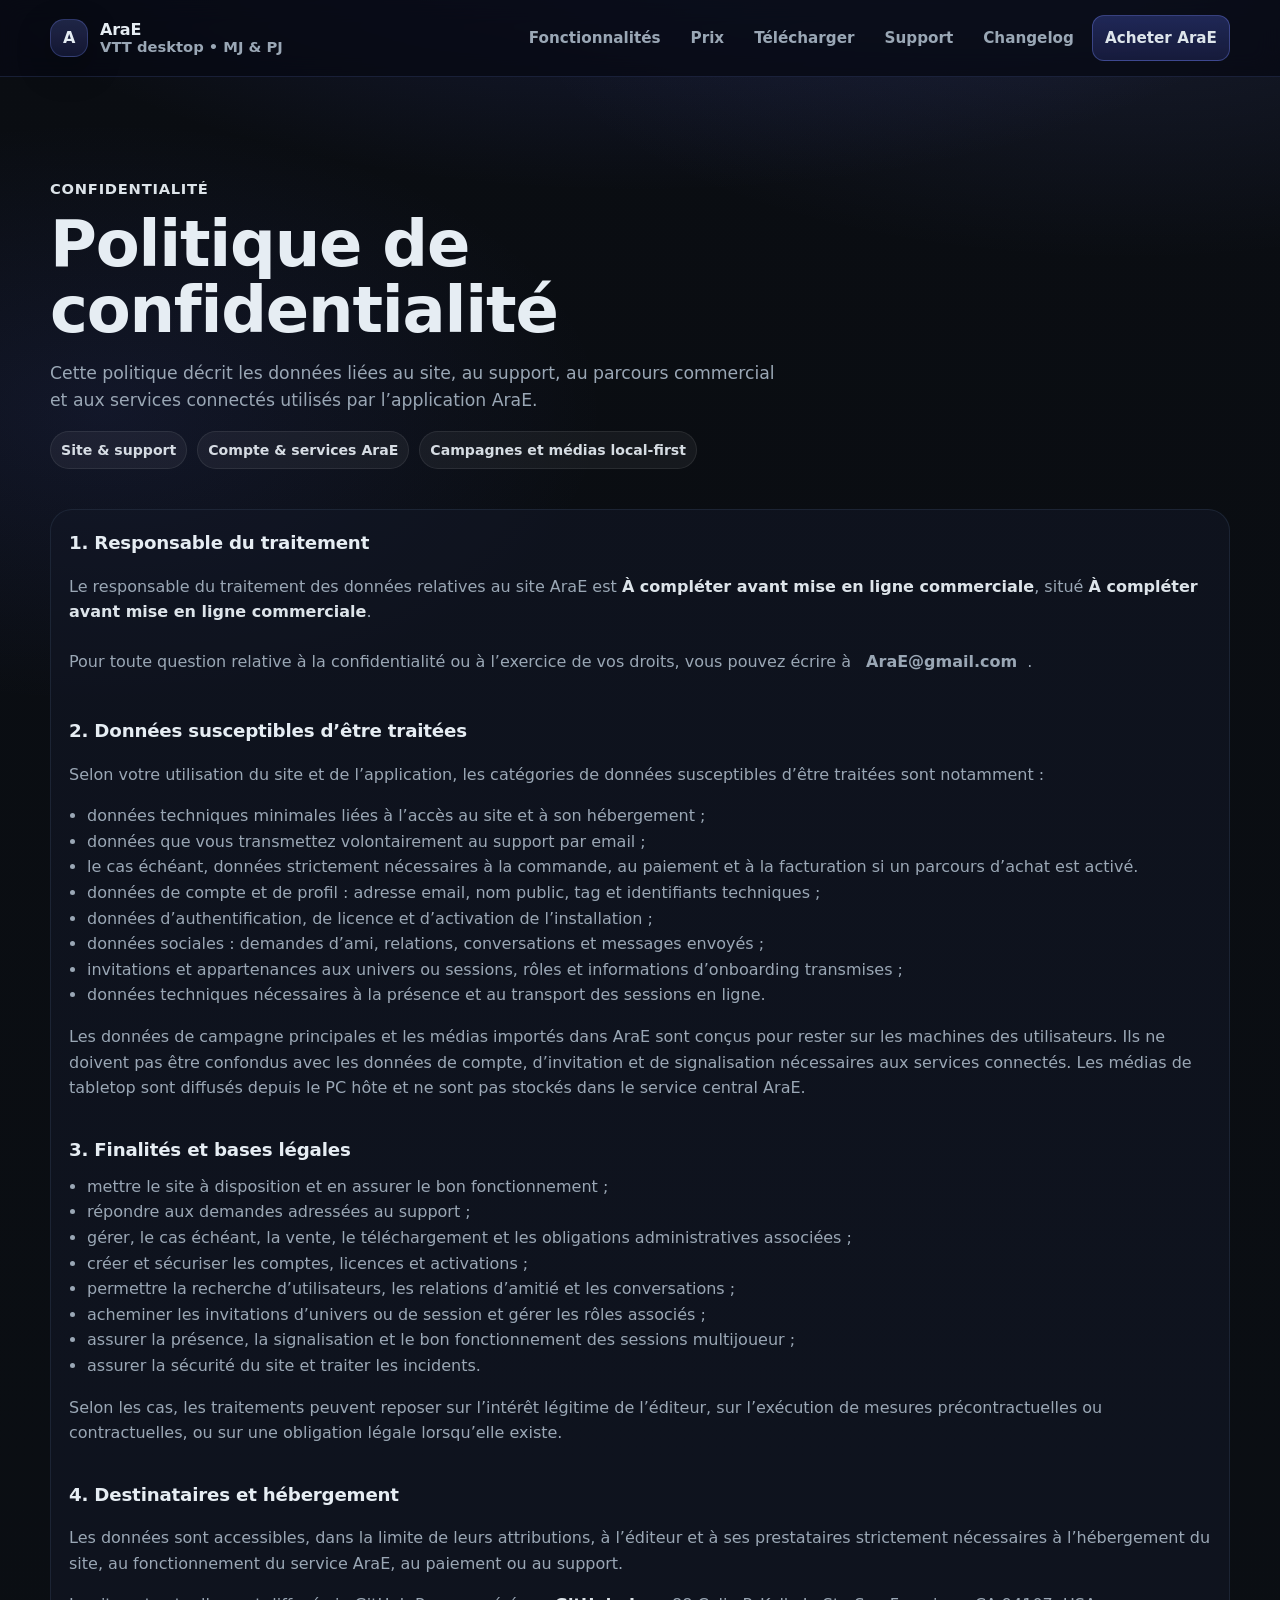
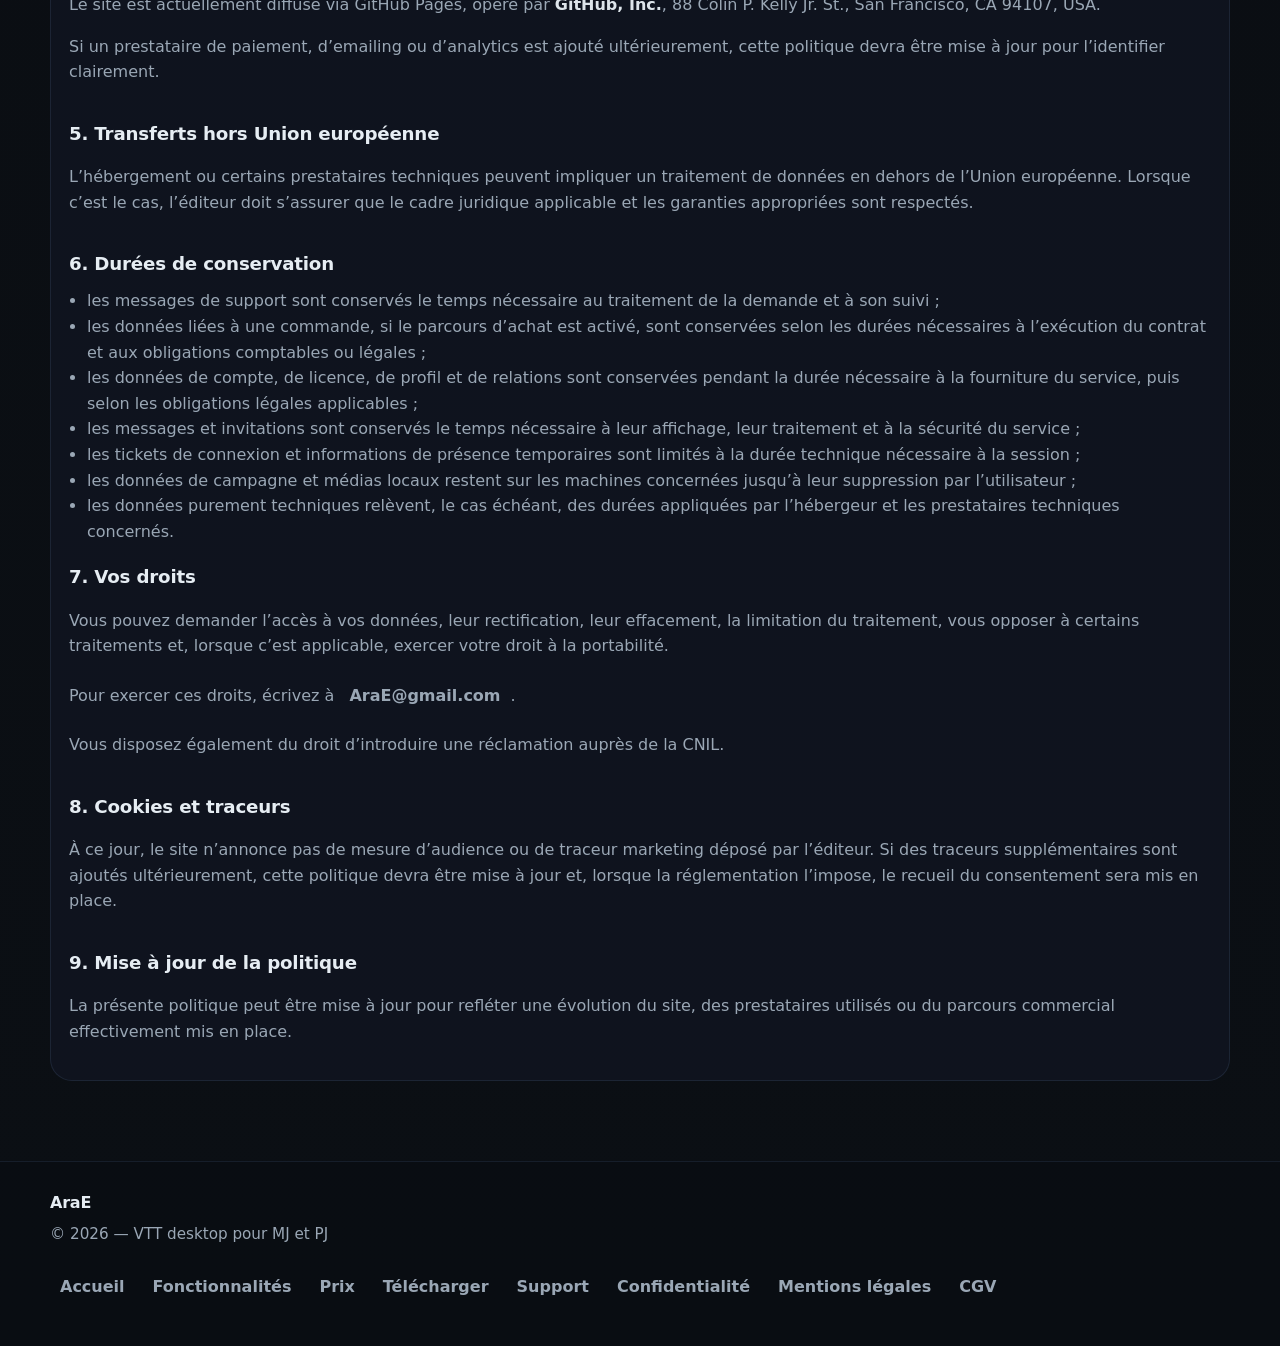
<file: privacy.html>
<!DOCTYPE html>
<html lang="fr">
<head>
  <meta charset="UTF-8" />
  <meta name="viewport" content="width=device-width, initial-scale=1.0" />

  <title>AraE — Politique de confidentialité</title>
  <meta
    name="description"
    content="Politique de confidentialité d’AraE : données traitées, finalités, base légale, destinataires, durées de conservation, droits et contact."
  />
  <meta name="robots" content="index,follow" />
  <link rel="canonical" href="https://ingodwetrusttt.github.io/AraEOfficialSitweb/privacy.html" />

  <meta property="og:type" content="website" />
  <meta property="og:url" content="https://ingodwetrusttt.github.io/AraEOfficialSitweb/privacy.html" />
  <meta property="og:title" content="AraE — Politique de confidentialité" />
  <meta
    property="og:description"
    content="Politique de confidentialité d’AraE : données traitées, finalités, base légale, destinataires, durées de conservation, droits et contact."
  />
  <meta property="og:image" content="https://ingodwetrusttt.github.io/AraEOfficialSitweb/assets/og/og-home.png" />
  <meta property="og:image:width" content="1200" />
  <meta property="og:image:height" content="630" />

  <meta name="twitter:card" content="summary_large_image" />
  <meta name="twitter:title" content="AraE — Politique de confidentialité" />
  <meta
    name="twitter:description"
    content="Politique de confidentialité d’AraE : données traitées, finalités, base légale, destinataires, durées de conservation, droits et contact."
  />
  <meta name="twitter:image" content="https://ingodwetrusttt.github.io/AraEOfficialSitweb/assets/og/og-home.png" />

  <meta name="theme-color" content="#0b0f14" />
  <link rel="icon" href="favicon.ico" sizes="any" />
  <link rel="icon" type="image/png" href="icons/icon-32.png" sizes="32x32" />
  <link rel="icon" type="image/png" href="icons/icon-16.png" sizes="16x16" />
  <link rel="apple-touch-icon" href="icons/apple-touch-icon.png" />

  <link rel="stylesheet" href="css/tokens.css" />
  <link rel="stylesheet" href="css/base.css" />
  <link rel="stylesheet" href="css/layout.css" />
  <link rel="stylesheet" href="css/components.css" />
  <link rel="stylesheet" href="css/utilities.css" />
</head>
<body data-theme="violet">
  <a class="skip-link" href="#content">Aller au contenu</a>

  <header class="topbar" data-elevate>
    <div class="container topbar__inner">
      <a class="brand" href="index.html" aria-label="AraE">
        <span class="brand__mark" aria-hidden="true">A</span>
        <span class="brand__text">
          <span class="brand__name">AraE</span>
          <span class="brand__meta">VTT desktop • MJ &amp; PJ</span>
        </span>
      </a>

      <nav class="nav" aria-label="Navigation principale">
        <a class="nav__link" href="features.html">Fonctionnalités</a>
        <a class="nav__link" href="pricing.html">Prix</a>
        <a class="nav__link" href="download.html">Télécharger</a>
        <a class="nav__link" href="support.html">Support</a>
        <a class="nav__link" href="changelog.html">Changelog</a>
        <a class="nav__link nav__link--cta" data-buy-link href="pricing.html">Acheter AraE</a>
      </nav>

      <button
        class="navbtn"
        type="button"
        aria-label="Ouvrir le menu"
        aria-expanded="false"
        aria-controls="mobile-nav"
        data-navbtn
      >
        <span class="navbtn__bar"></span>
        <span class="navbtn__bar"></span>
        <span class="navbtn__bar"></span>
      </button>
    </div>

    <div id="mobile-nav" class="mobile" data-mobile>
      <div class="container mobile__inner">
        <a class="mobile__link" href="features.html">Fonctionnalités</a>
        <a class="mobile__link" href="pricing.html">Prix</a>
        <a class="mobile__link" href="download.html">Télécharger</a>
        <a class="mobile__link" href="support.html">Support</a>
        <a class="mobile__link" href="changelog.html">Changelog</a>
        <a class="mobile__link mobile__link--cta" data-buy-link href="pricing.html">Acheter AraE</a>
      </div>
    </div>
  </header>

  <main id="content">
    <section class="hero">
      <div class="container">
        <div class="section__head">
          <div class="kicker">Confidentialité</div>
          <h1 class="hero__title">Politique de confidentialité</h1>
          <p class="hero__lead">
            Cette politique décrit les données liées au site, au support, au parcours commercial
            et aux services connectés utilisés par l’application AraE.
          </p>
          <div class="pillrow">
            <span class="pill">Site &amp; support</span>
            <span class="pill">Compte &amp; services AraE</span>
            <span class="pill">Campagnes et médias local-first</span>
          </div>
        </div>

        <div class="card legal">
          <section>
            <h2>1. Responsable du traitement</h2>
            <p>
              Le responsable du traitement des données relatives au site AraE est
              <strong data-company-name>À compléter avant mise en ligne commerciale</strong>,
              situé <strong data-company-address>À compléter avant mise en ligne commerciale</strong>.
            </p>
            <p>
              Pour toute question relative à la confidentialité ou à l’exercice de vos droits,
              vous pouvez écrire à
              <a class="link" data-support-email href="mailto:AraE@gmail.com">AraE@gmail.com</a>.
            </p>
          </section>

          <section>
            <h2>2. Données susceptibles d’être traitées</h2>
            <p>
              Selon votre utilisation du site et de l’application, les catégories de données susceptibles d’être traitées sont notamment :
            </p>
            <ul>
              <li>données techniques minimales liées à l’accès au site et à son hébergement ;</li>
              <li>données que vous transmettez volontairement au support par email ;</li>
              <li>le cas échéant, données strictement nécessaires à la commande, au paiement et à la facturation si un parcours d’achat est activé.</li>
              <li>données de compte et de profil : adresse email, nom public, tag et identifiants techniques ;</li>
              <li>données d’authentification, de licence et d’activation de l’installation ;</li>
              <li>données sociales : demandes d’ami, relations, conversations et messages envoyés ;</li>
              <li>invitations et appartenances aux univers ou sessions, rôles et informations d’onboarding transmises ;</li>
              <li>données techniques nécessaires à la présence et au transport des sessions en ligne.</li>
            </ul>
            <p>
              Les données de campagne principales et les médias importés dans AraE sont conçus pour rester sur les machines
              des utilisateurs. Ils ne doivent pas être confondus avec les données de compte, d’invitation et de signalisation
              nécessaires aux services connectés. Les médias de tabletop sont diffusés depuis le PC hôte et ne sont pas stockés dans le service central AraE.
            </p>
          </section>

          <section>
            <h2>3. Finalités et bases légales</h2>
            <ul>
              <li>mettre le site à disposition et en assurer le bon fonctionnement ;</li>
              <li>répondre aux demandes adressées au support ;</li>
              <li>gérer, le cas échéant, la vente, le téléchargement et les obligations administratives associées ;</li>
              <li>créer et sécuriser les comptes, licences et activations ;</li>
              <li>permettre la recherche d’utilisateurs, les relations d’amitié et les conversations ;</li>
              <li>acheminer les invitations d’univers ou de session et gérer les rôles associés ;</li>
              <li>assurer la présence, la signalisation et le bon fonctionnement des sessions multijoueur ;</li>
              <li>assurer la sécurité du site et traiter les incidents.</li>
            </ul>
            <p>
              Selon les cas, les traitements peuvent reposer sur l’intérêt légitime de l’éditeur,
              sur l’exécution de mesures précontractuelles ou contractuelles,
              ou sur une obligation légale lorsqu’elle existe.
            </p>
          </section>

          <section>
            <h2>4. Destinataires et hébergement</h2>
            <p>
              Les données sont accessibles, dans la limite de leurs attributions,
              à l’éditeur et à ses prestataires strictement nécessaires à l’hébergement du site,
              au fonctionnement du service AraE, au paiement ou au support.
            </p>
            <p>
              Le site est actuellement diffusé via GitHub Pages, opéré par
              <strong>GitHub, Inc.</strong>,
              88 Colin P. Kelly Jr. St., San Francisco, CA 94107, USA.
            </p>
            <p>
              Si un prestataire de paiement, d’emailing ou d’analytics est ajouté ultérieurement,
              cette politique devra être mise à jour pour l’identifier clairement.
            </p>
          </section>

          <section>
            <h2>5. Transferts hors Union européenne</h2>
            <p>
              L’hébergement ou certains prestataires techniques peuvent impliquer un traitement de données
              en dehors de l’Union européenne. Lorsque c’est le cas, l’éditeur doit s’assurer
              que le cadre juridique applicable et les garanties appropriées sont respectés.
            </p>
          </section>

          <section>
            <h2>6. Durées de conservation</h2>
            <ul>
              <li>les messages de support sont conservés le temps nécessaire au traitement de la demande et à son suivi ;</li>
              <li>les données liées à une commande, si le parcours d’achat est activé, sont conservées selon les durées nécessaires à l’exécution du contrat et aux obligations comptables ou légales ;</li>
              <li>les données de compte, de licence, de profil et de relations sont conservées pendant la durée nécessaire à la fourniture du service, puis selon les obligations légales applicables ;</li>
              <li>les messages et invitations sont conservés le temps nécessaire à leur affichage, leur traitement et à la sécurité du service ;</li>
              <li>les tickets de connexion et informations de présence temporaires sont limités à la durée technique nécessaire à la session ;</li>
              <li>les données de campagne et médias locaux restent sur les machines concernées jusqu’à leur suppression par l’utilisateur ;</li>
              <li>les données purement techniques relèvent, le cas échéant, des durées appliquées par l’hébergeur et les prestataires techniques concernés.</li>
            </ul>
          </section>

          <section>
            <h2>7. Vos droits</h2>
            <p>
              Vous pouvez demander l’accès à vos données, leur rectification, leur effacement,
              la limitation du traitement, vous opposer à certains traitements et, lorsque c’est applicable,
              exercer votre droit à la portabilité.
            </p>
            <p>
              Pour exercer ces droits, écrivez à
              <a class="link" data-support-email href="mailto:AraE@gmail.com">AraE@gmail.com</a>.
            </p>
            <p>
              Vous disposez également du droit d’introduire une réclamation auprès de la CNIL.
            </p>
          </section>

          <section>
            <h2>8. Cookies et traceurs</h2>
            <p>
              À ce jour, le site n’annonce pas de mesure d’audience ou de traceur marketing déposé par l’éditeur.
              Si des traceurs supplémentaires sont ajoutés ultérieurement, cette politique devra être mise à jour
              et, lorsque la réglementation l’impose, le recueil du consentement sera mis en place.
            </p>
          </section>

          <section>
            <h2>9. Mise à jour de la politique</h2>
            <p>
              La présente politique peut être mise à jour pour refléter une évolution du site,
              des prestataires utilisés ou du parcours commercial effectivement mis en place.
            </p>
          </section>
        </div>
      </div>
    </section>
  </main>

  <footer class="footer">
    <div class="container footer__inner">
      <div>
        <div class="footer__brand">AraE</div>
        <div class="footer__meta">© <span data-year>2026</span> — VTT desktop pour MJ et PJ</div>
      </div>

      <nav class="footer__nav" aria-label="Liens de pied de page">
        <a class="link" href="index.html">Accueil</a>
        <a class="link" href="features.html">Fonctionnalités</a>
        <a class="link" href="pricing.html">Prix</a>
        <a class="link" href="download.html">Télécharger</a>
        <a class="link" href="support.html">Support</a>
        <a class="link" href="privacy.html">Confidentialité</a>
        <a class="link" href="mentions-legales.html">Mentions légales</a>
        <a class="link" href="cgv.html">CGV</a>
      </nav>
    </div>
  </footer>

  <script src="js/site-config.js"></script>
  <script src="js/main.js"></script>
</body>
</html>
</file>
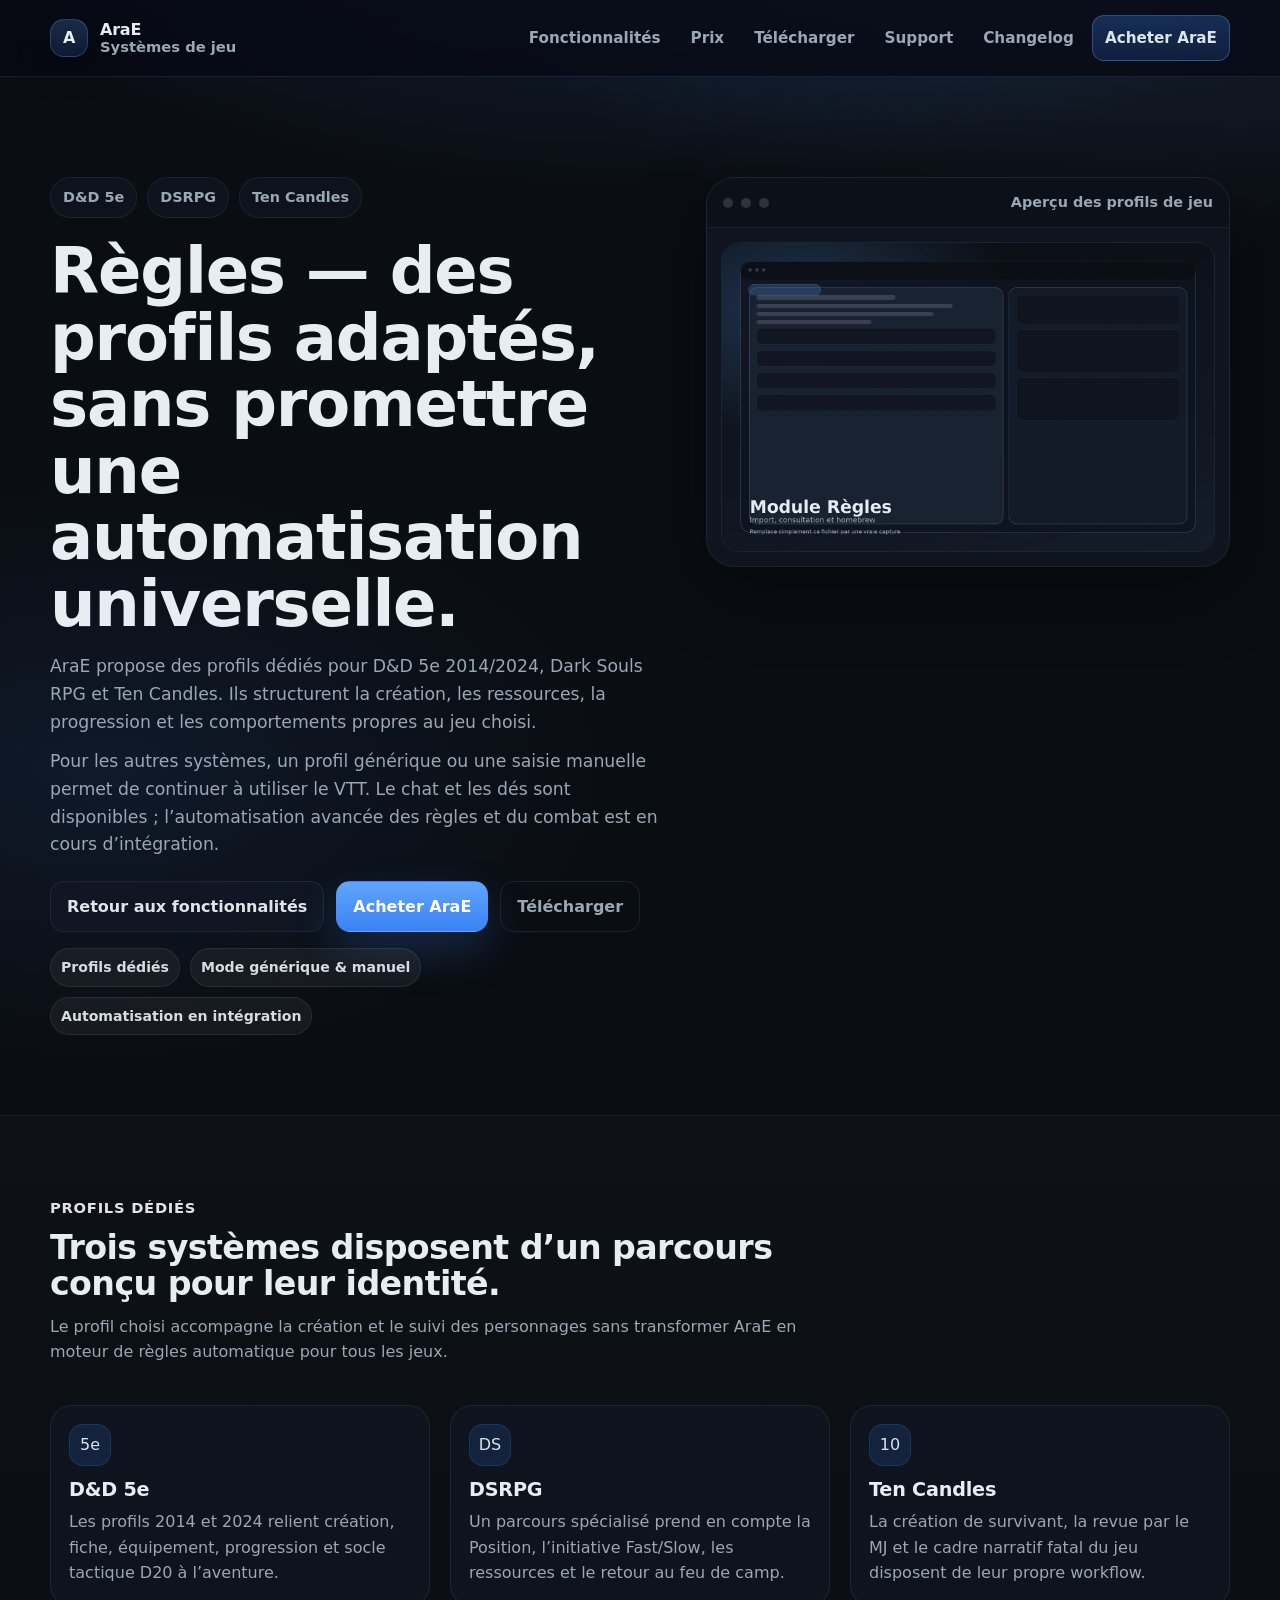
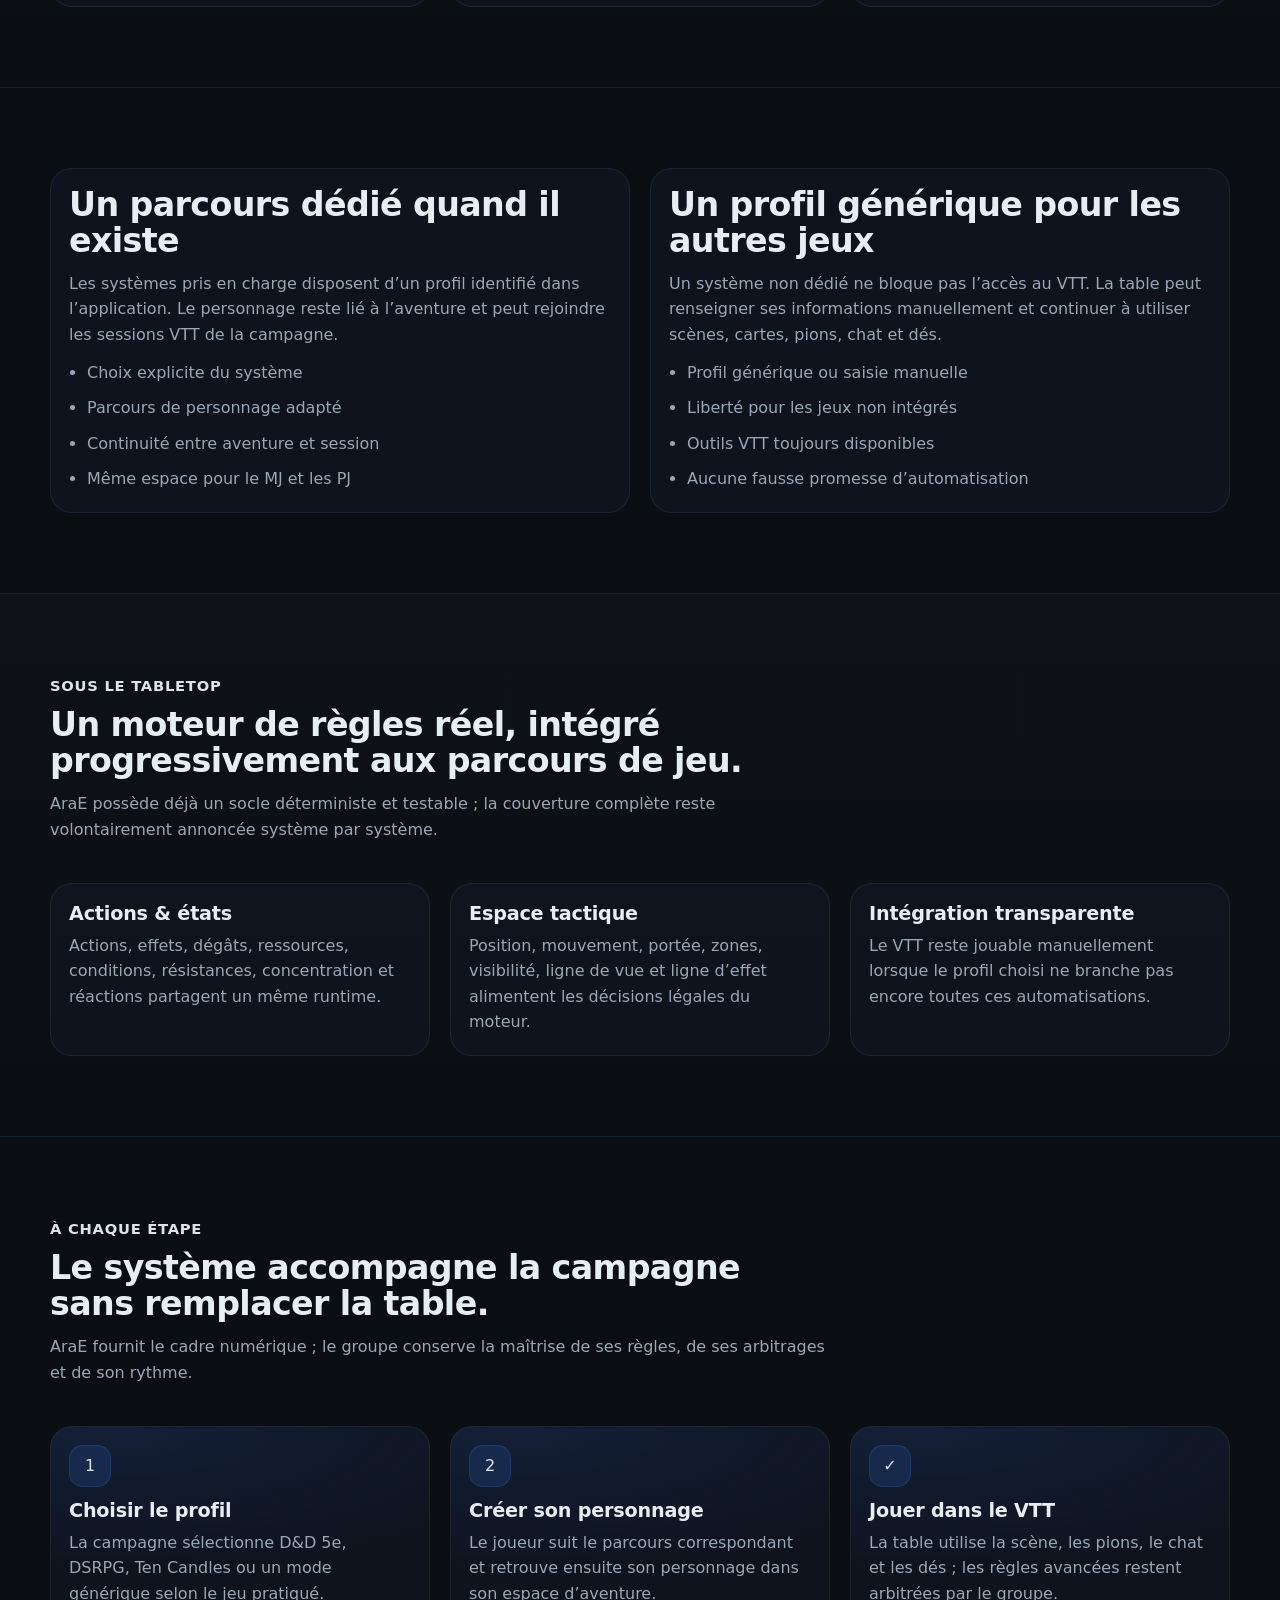
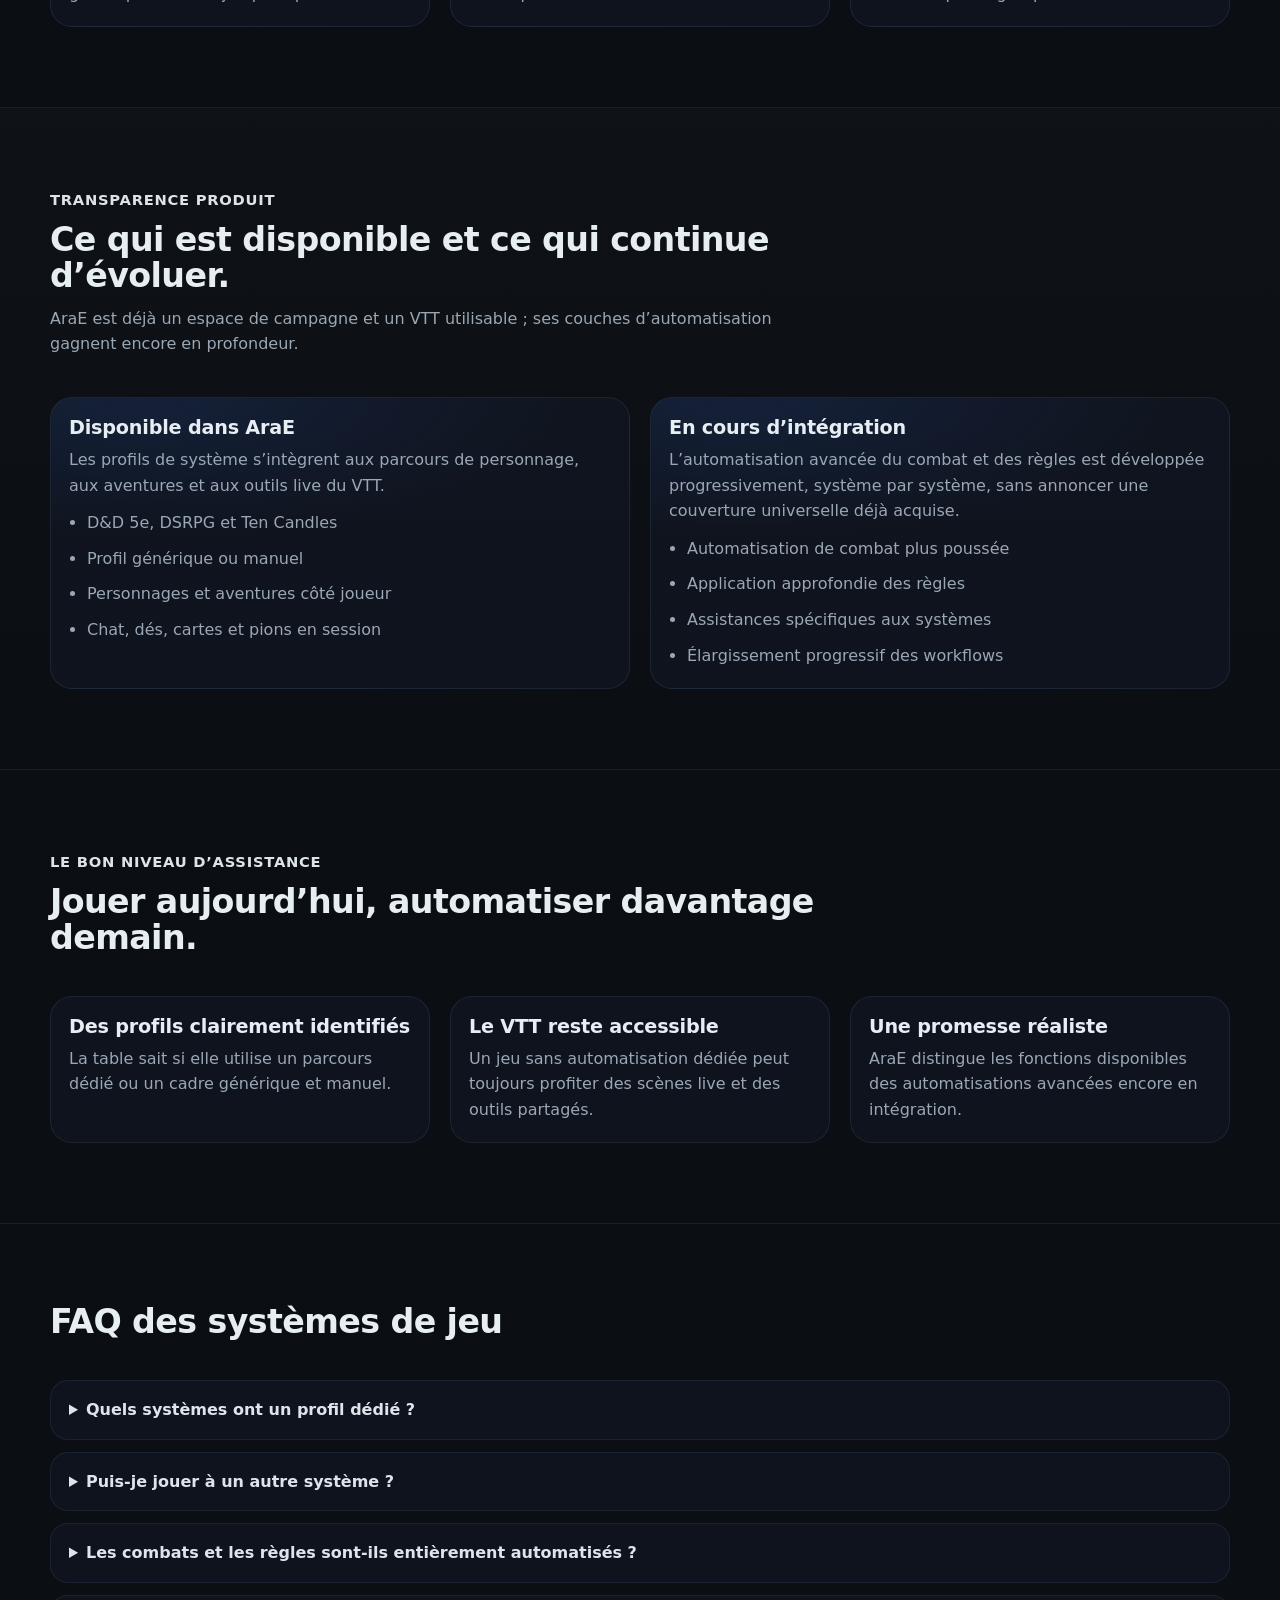
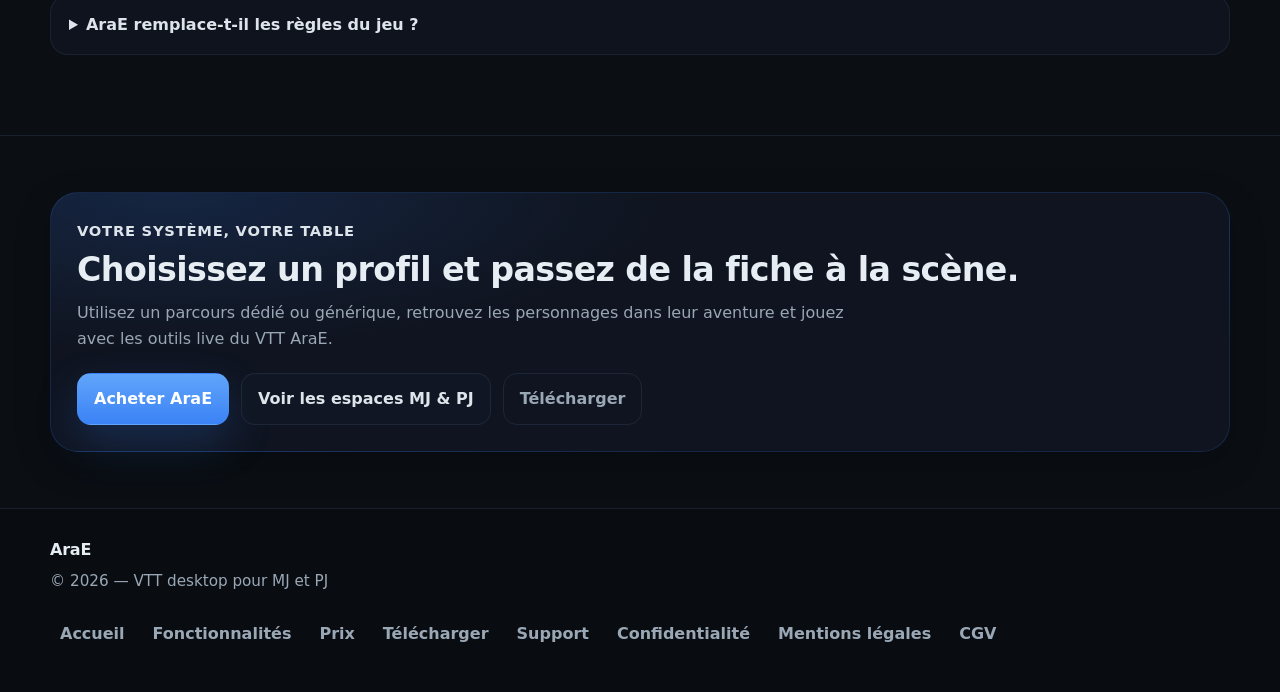
<file: regles.html>
<!DOCTYPE html>
<html lang="fr">
<head>
  <meta charset="UTF-8" />
  <meta name="viewport" content="width=device-width, initial-scale=1.0" />

  <title>AraE — Systèmes de jeu et profils de personnage</title>
  <meta
    name="description"
    content="AraE propose des profils dédiés pour D&amp;D 5e, DSRPG et Ten Candles, plus un mode générique ou manuel pour jouer aux autres systèmes."
  />
  <meta name="robots" content="index,follow" />
  <link rel="canonical" href="https://ingodwetrusttt.github.io/AraEOfficialSitweb/regles.html" />

  <meta property="og:type" content="website" />
  <meta property="og:url" content="https://ingodwetrusttt.github.io/AraEOfficialSitweb/regles.html" />
  <meta property="og:title" content="AraE — Systèmes de jeu et profils de personnage" />
  <meta
    property="og:description"
    content="Des profils dédiés pour D&amp;D 5e, DSRPG et Ten Candles, avec une approche générique ou manuelle pour les autres systèmes."
  />
  <meta property="og:image" content="https://ingodwetrusttt.github.io/AraEOfficialSitweb/assets/og/og-home.png" />
  <meta property="og:image:width" content="1200" />
  <meta property="og:image:height" content="630" />

  <meta name="twitter:card" content="summary_large_image" />
  <meta name="twitter:title" content="AraE — Systèmes de jeu et profils de personnage" />
  <meta
    name="twitter:description"
    content="Choisissez un profil dédié ou générique, créez vos personnages et jouez dans le VTT desktop AraE."
  />
  <meta name="twitter:image" content="https://ingodwetrusttt.github.io/AraEOfficialSitweb/assets/og/og-home.png" />

  <meta name="theme-color" content="#0b0f14" />
  <link rel="icon" href="favicon.ico" sizes="any" />
  <link rel="icon" type="image/png" href="icons/icon-32.png" sizes="32x32" />
  <link rel="icon" type="image/png" href="icons/icon-16.png" sizes="16x16" />
  <link rel="apple-touch-icon" href="icons/apple-touch-icon.png" />

  <link rel="stylesheet" href="css/tokens.css" />
  <link rel="stylesheet" href="css/base.css" />
  <link rel="stylesheet" href="css/layout.css" />
  <link rel="stylesheet" href="css/components.css" />
  <link rel="stylesheet" href="css/utilities.css" />
</head>
<body data-theme="blue">
  <a class="skip-link" href="#content">Aller au contenu</a>

  <header class="topbar" data-elevate>
    <div class="container topbar__inner">
      <a class="brand" href="index.html" aria-label="AraE">
        <span class="brand__mark" aria-hidden="true">A</span>
        <span class="brand__text">
          <span class="brand__name">AraE</span>
          <span class="brand__meta">Systèmes de jeu</span>
        </span>
      </a>

      <nav class="nav" aria-label="Navigation principale">
        <a class="nav__link" href="features.html">Fonctionnalités</a>
        <a class="nav__link" href="pricing.html">Prix</a>
        <a class="nav__link" href="download.html">Télécharger</a>
        <a class="nav__link" href="support.html">Support</a>
        <a class="nav__link" href="changelog.html">Changelog</a>
        <a class="nav__link nav__link--cta" data-buy-link href="pricing.html">Acheter AraE</a>
      </nav>

      <button
        class="navbtn"
        type="button"
        aria-label="Ouvrir le menu"
        aria-expanded="false"
        aria-controls="mobile-nav"
        data-navbtn
      >
        <span class="navbtn__bar"></span>
        <span class="navbtn__bar"></span>
        <span class="navbtn__bar"></span>
      </button>
    </div>

    <div id="mobile-nav" class="mobile" data-mobile>
      <div class="container mobile__inner">
        <a class="mobile__link" href="features.html">Fonctionnalités</a>
        <a class="mobile__link" href="pricing.html">Prix</a>
        <a class="mobile__link" href="download.html">Télécharger</a>
        <a class="mobile__link" href="support.html">Support</a>
        <a class="mobile__link" href="changelog.html">Changelog</a>
        <a class="mobile__link mobile__link--cta" data-buy-link href="pricing.html">Acheter AraE</a>
      </div>
    </div>
  </header>

  <main id="content">
    <section class="hero">
      <div class="container hero__grid">
        <div class="hero__copy">
          <div class="badges" aria-label="Badges Systèmes">
            <span class="badge">D&amp;D 5e</span>
            <span class="badge">DSRPG</span>
            <span class="badge">Ten Candles</span>
          </div>

          <h1 class="hero__title">Règles — des profils adaptés, sans promettre une automatisation universelle.</h1>

          <p class="hero__lead">
            AraE propose des profils dédiés pour D&amp;D 5e 2014/2024, Dark Souls RPG et Ten Candles.
            Ils structurent la création, les ressources, la progression et les comportements propres au jeu choisi.
          </p>

          <p class="hero__lead">
            Pour les autres systèmes, un profil générique ou une saisie manuelle permet de continuer à utiliser
            le VTT. Le chat et les dés sont disponibles ; l’automatisation avancée des règles et du combat est en cours d’intégration.
          </p>

          <div class="actions">
            <a class="btn btn--secondary" href="features.html">Retour aux fonctionnalités</a>
            <a class="btn btn--primary" data-buy-link href="pricing.html">Acheter AraE</a>
            <a class="btn btn--ghost" data-download-link href="download.html">Télécharger</a>
          </div>

          <div class="pillrow">
            <span class="pill">Profils dédiés</span>
            <span class="pill">Mode générique &amp; manuel</span>
            <span class="pill">Automatisation en intégration</span>
          </div>
        </div>

        <div class="hero__media">
          <div class="shot">
            <div class="shot__topbar">
              <div class="shot__dots" aria-hidden="true"><span></span><span></span><span></span></div>
              <div class="shot__label">Aperçu des profils de jeu</div>
            </div>
            <div class="shot__body">
              <div class="shot__image">
                <img data-rules-shot src="assets/placeholders/rules.webp" alt="Capture des profils de système dans AraE" />
              </div>
            </div>
          </div>
        </div>
      </div>
    </section>

    <section class="section section--soft">
      <div class="container">
        <div class="section__head">
          <div class="kicker">Profils dédiés</div>
          <h2 class="h2">Trois systèmes disposent d’un parcours conçu pour leur identité.</h2>
          <p class="sub">
            Le profil choisi accompagne la création et le suivi des personnages sans transformer AraE
            en moteur de règles automatique pour tous les jeux.
          </p>
        </div>

        <div class="grid grid--3">
          <article class="card">
            <div class="card__icon" aria-hidden="true">5e</div>
            <h3 class="h3">D&amp;D 5e</h3>
            <p class="p">
              Les profils 2014 et 2024 relient création, fiche, équipement, progression et socle tactique D20 à l’aventure.
            </p>
          </article>

          <article class="card">
            <div class="card__icon" aria-hidden="true">DS</div>
            <h3 class="h3">DSRPG</h3>
            <p class="p">
              Un parcours spécialisé prend en compte la Position, l’initiative Fast/Slow, les ressources et le retour au feu de camp.
            </p>
          </article>

          <article class="card">
            <div class="card__icon" aria-hidden="true">10</div>
            <h3 class="h3">Ten Candles</h3>
            <p class="p">
              La création de survivant, la revue par le MJ et le cadre narratif fatal du jeu disposent de leur propre workflow.
            </p>
          </article>
        </div>
      </div>
    </section>

    <section class="section">
      <div class="container split">
        <article class="card">
          <h2 class="h2">Un parcours dédié quand il existe</h2>
          <p class="p">
            Les systèmes pris en charge disposent d’un profil identifié dans l’application.
            Le personnage reste lié à l’aventure et peut rejoindre les sessions VTT de la campagne.
          </p>
          <ul class="list">
            <li>Choix explicite du système</li>
            <li>Parcours de personnage adapté</li>
            <li>Continuité entre aventure et session</li>
            <li>Même espace pour le MJ et les PJ</li>
          </ul>
        </article>

        <article class="card">
          <h2 class="h2">Un profil générique pour les autres jeux</h2>
          <p class="p">
            Un système non dédié ne bloque pas l’accès au VTT. La table peut renseigner ses informations
            manuellement et continuer à utiliser scènes, cartes, pions, chat et dés.
          </p>
          <ul class="list">
            <li>Profil générique ou saisie manuelle</li>
            <li>Liberté pour les jeux non intégrés</li>
            <li>Outils VTT toujours disponibles</li>
            <li>Aucune fausse promesse d’automatisation</li>
          </ul>
        </article>
      </div>
    </section>

    <section class="section section--soft">
      <div class="container">
        <div class="section__head">
          <div class="kicker">Sous le tabletop</div>
          <h2 class="h2">Un moteur de règles réel, intégré progressivement aux parcours de jeu.</h2>
          <p class="sub">
            AraE possède déjà un socle déterministe et testable ; la couverture complète reste volontairement annoncée système par système.
          </p>
        </div>

        <div class="grid grid--3">
          <article class="card">
            <h3 class="h3">Actions &amp; états</h3>
            <p class="p">
              Actions, effets, dégâts, ressources, conditions, résistances, concentration et réactions partagent un même runtime.
            </p>
          </article>

          <article class="card">
            <h3 class="h3">Espace tactique</h3>
            <p class="p">
              Position, mouvement, portée, zones, visibilité, ligne de vue et ligne d’effet alimentent les décisions légales du moteur.
            </p>
          </article>

          <article class="card">
            <h3 class="h3">Intégration transparente</h3>
            <p class="p">
              Le VTT reste jouable manuellement lorsque le profil choisi ne branche pas encore toutes ces automatisations.
            </p>
          </article>
        </div>
      </div>
    </section>

    <section class="section">
      <div class="container">
        <div class="section__head">
          <div class="kicker">À chaque étape</div>
          <h2 class="h2">Le système accompagne la campagne sans remplacer la table.</h2>
          <p class="sub">
            AraE fournit le cadre numérique ; le groupe conserve la maîtrise de ses règles, de ses arbitrages et de son rythme.
          </p>
        </div>

        <div class="grid grid--3">
          <article class="card card--accent">
            <div class="card__icon" aria-hidden="true">1</div>
            <h3 class="h3">Choisir le profil</h3>
            <p class="p">
              La campagne sélectionne D&amp;D 5e, DSRPG, Ten Candles ou un mode générique selon le jeu pratiqué.
            </p>
          </article>

          <article class="card card--accent">
            <div class="card__icon" aria-hidden="true">2</div>
            <h3 class="h3">Créer son personnage</h3>
            <p class="p">
              Le joueur suit le parcours correspondant et retrouve ensuite son personnage dans son espace d’aventure.
            </p>
          </article>

          <article class="card card--accent">
            <div class="card__icon" aria-hidden="true">✓</div>
            <h3 class="h3">Jouer dans le VTT</h3>
            <p class="p">
              La table utilise la scène, les pions, le chat et les dés ; les règles avancées restent arbitrées par le groupe.
            </p>
          </article>
        </div>
      </div>
    </section>

    <section class="section section--soft">
      <div class="container">
        <div class="section__head">
          <div class="kicker">Transparence produit</div>
          <h2 class="h2">Ce qui est disponible et ce qui continue d’évoluer.</h2>
          <p class="sub">
            AraE est déjà un espace de campagne et un VTT utilisable ; ses couches d’automatisation gagnent encore en profondeur.
          </p>
        </div>

        <div class="grid grid--2">
          <article class="card card--accent">
            <h3 class="h3">Disponible dans AraE</h3>
            <p class="p">
              Les profils de système s’intègrent aux parcours de personnage, aux aventures et aux outils live du VTT.
            </p>
            <ul class="list">
              <li>D&amp;D 5e, DSRPG et Ten Candles</li>
              <li>Profil générique ou manuel</li>
              <li>Personnages et aventures côté joueur</li>
              <li>Chat, dés, cartes et pions en session</li>
            </ul>
          </article>

          <article class="card card--accent">
            <h3 class="h3">En cours d’intégration</h3>
            <p class="p">
              L’automatisation avancée du combat et des règles est développée progressivement,
              système par système, sans annoncer une couverture universelle déjà acquise.
            </p>
            <ul class="list">
              <li>Automatisation de combat plus poussée</li>
              <li>Application approfondie des règles</li>
              <li>Assistances spécifiques aux systèmes</li>
              <li>Élargissement progressif des workflows</li>
            </ul>
          </article>
        </div>
      </div>
    </section>

    <section class="section">
      <div class="container">
        <div class="section__head">
          <div class="kicker">Le bon niveau d’assistance</div>
          <h2 class="h2">Jouer aujourd’hui, automatiser davantage demain.</h2>
        </div>

        <div class="grid grid--3">
          <article class="card">
            <h3 class="h3">Des profils clairement identifiés</h3>
            <p class="p">
              La table sait si elle utilise un parcours dédié ou un cadre générique et manuel.
            </p>
          </article>

          <article class="card">
            <h3 class="h3">Le VTT reste accessible</h3>
            <p class="p">
              Un jeu sans automatisation dédiée peut toujours profiter des scènes live et des outils partagés.
            </p>
          </article>

          <article class="card">
            <h3 class="h3">Une promesse réaliste</h3>
            <p class="p">
              AraE distingue les fonctions disponibles des automatisations avancées encore en intégration.
            </p>
          </article>
        </div>
      </div>
    </section>

    <section class="section">
      <div class="container">
        <div class="section__head">
          <h2 class="h2">FAQ des systèmes de jeu</h2>
        </div>

        <div class="faq">
          <details class="faq__item">
            <summary>Quels systèmes ont un profil dédié ?</summary>
            <div class="faq__body">
              AraE propose actuellement des profils dédiés pour D&amp;D 5e 2014/2024, Dark Souls RPG et Ten Candles.
            </div>
          </details>

          <details class="faq__item">
            <summary>Puis-je jouer à un autre système ?</summary>
            <div class="faq__body">
              Oui. Le profil générique ou la saisie manuelle permet d’utiliser les fonctions de campagne
              et le VTT avec d’autres systèmes.
            </div>
          </details>

          <details class="faq__item">
            <summary>Les combats et les règles sont-ils entièrement automatisés ?</summary>
            <div class="faq__body">
              Non. Le chat, les dés et les outils de scène sont disponibles, mais l’automatisation avancée
              du combat et des règles est encore en cours d’intégration.
            </div>
          </details>

          <details class="faq__item">
            <summary>AraE remplace-t-il les règles du jeu ?</summary>
            <div class="faq__body">
              Non. AraE organise les parcours et fournit les outils de table, mais le groupe reste responsable
              de ses règles, de ses contenus et de ses arbitrages.
            </div>
          </details>
        </div>
      </div>
    </section>

    <section class="section section--tight">
      <div class="container">
        <div class="cta-banner">
          <div class="kicker">Votre système, votre table</div>
          <h2 class="h2">Choisissez un profil et passez de la fiche à la scène.</h2>
          <p class="sub">
            Utilisez un parcours dédié ou générique, retrouvez les personnages dans leur aventure
            et jouez avec les outils live du VTT AraE.
          </p>
          <div class="actions">
            <a class="btn btn--primary" data-buy-link href="pricing.html">Acheter AraE</a>
            <a class="btn btn--secondary" href="mj.html">Voir les espaces MJ &amp; PJ</a>
            <a class="btn btn--ghost" data-download-link href="download.html">Télécharger</a>
          </div>
        </div>
      </div>
    </section>
  </main>

  <footer class="footer">
    <div class="container footer__inner">
      <div>
        <div class="footer__brand">AraE</div>
        <div class="footer__meta">© <span data-year>2026</span> — VTT desktop pour MJ et PJ</div>
      </div>

      <nav class="footer__nav" aria-label="Liens de pied de page">
        <a class="link" href="index.html">Accueil</a>
        <a class="link" href="features.html">Fonctionnalités</a>
        <a class="link" href="pricing.html">Prix</a>
        <a class="link" href="download.html">Télécharger</a>
        <a class="link" href="support.html">Support</a>
        <a class="link" href="privacy.html">Confidentialité</a>
        <a class="link" href="mentions-legales.html">Mentions légales</a>
        <a class="link" href="cgv.html">CGV</a>
      </nav>
    </div>
  </footer>

  <script src="js/site-config.js"></script>
  <script src="js/main.js"></script>
</body>
</html>
</file>
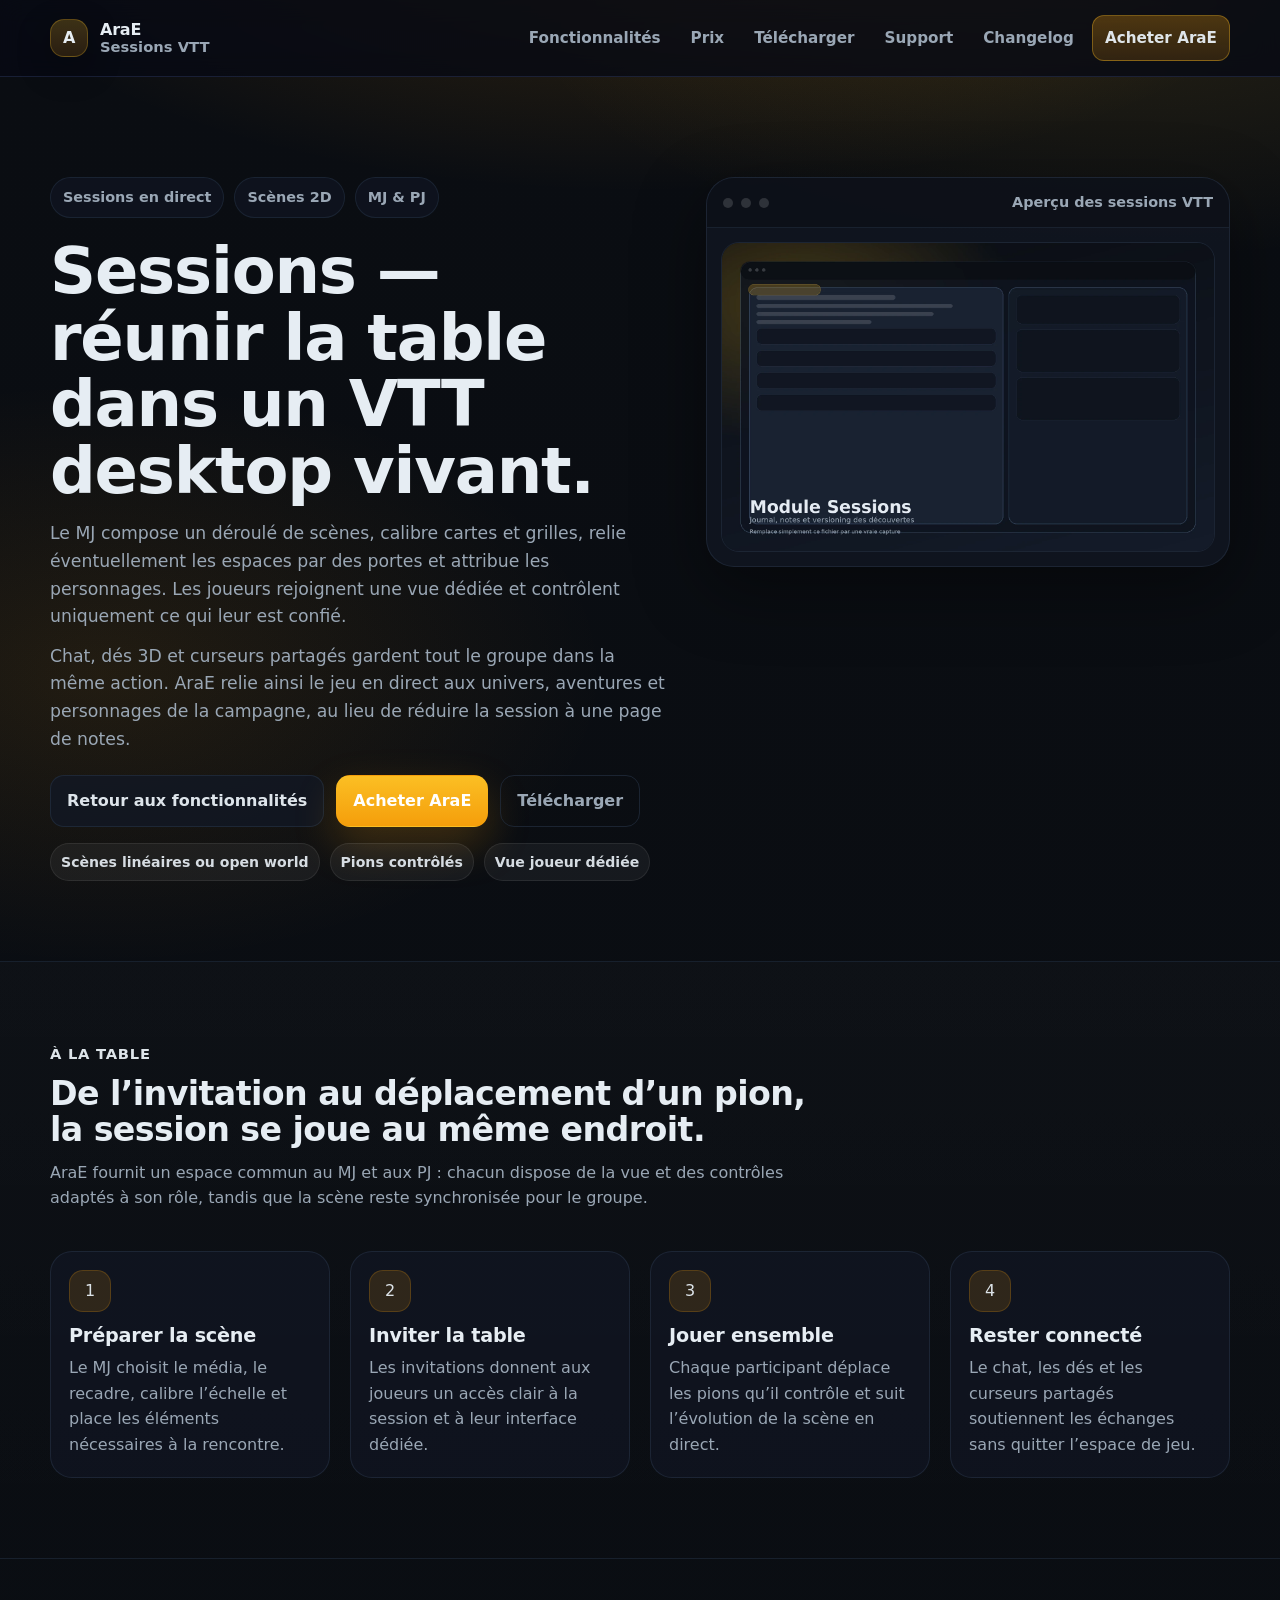
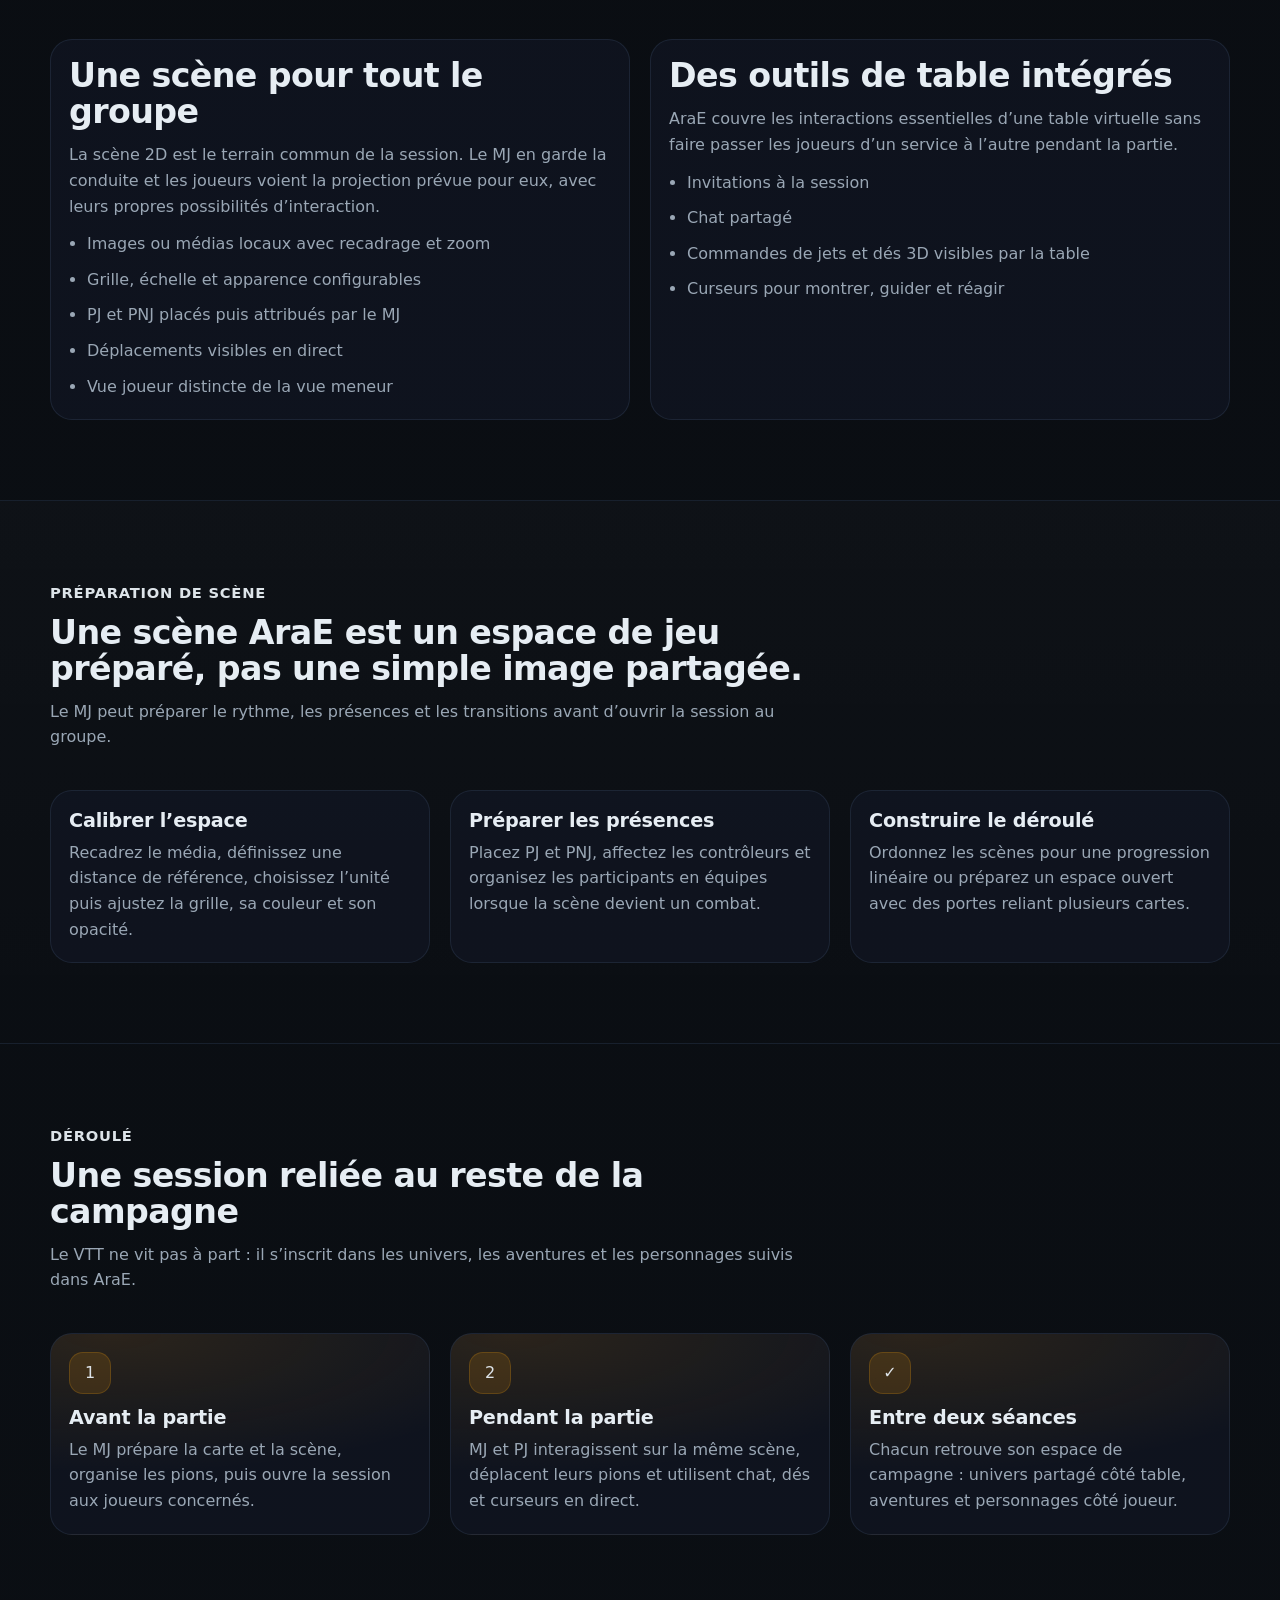
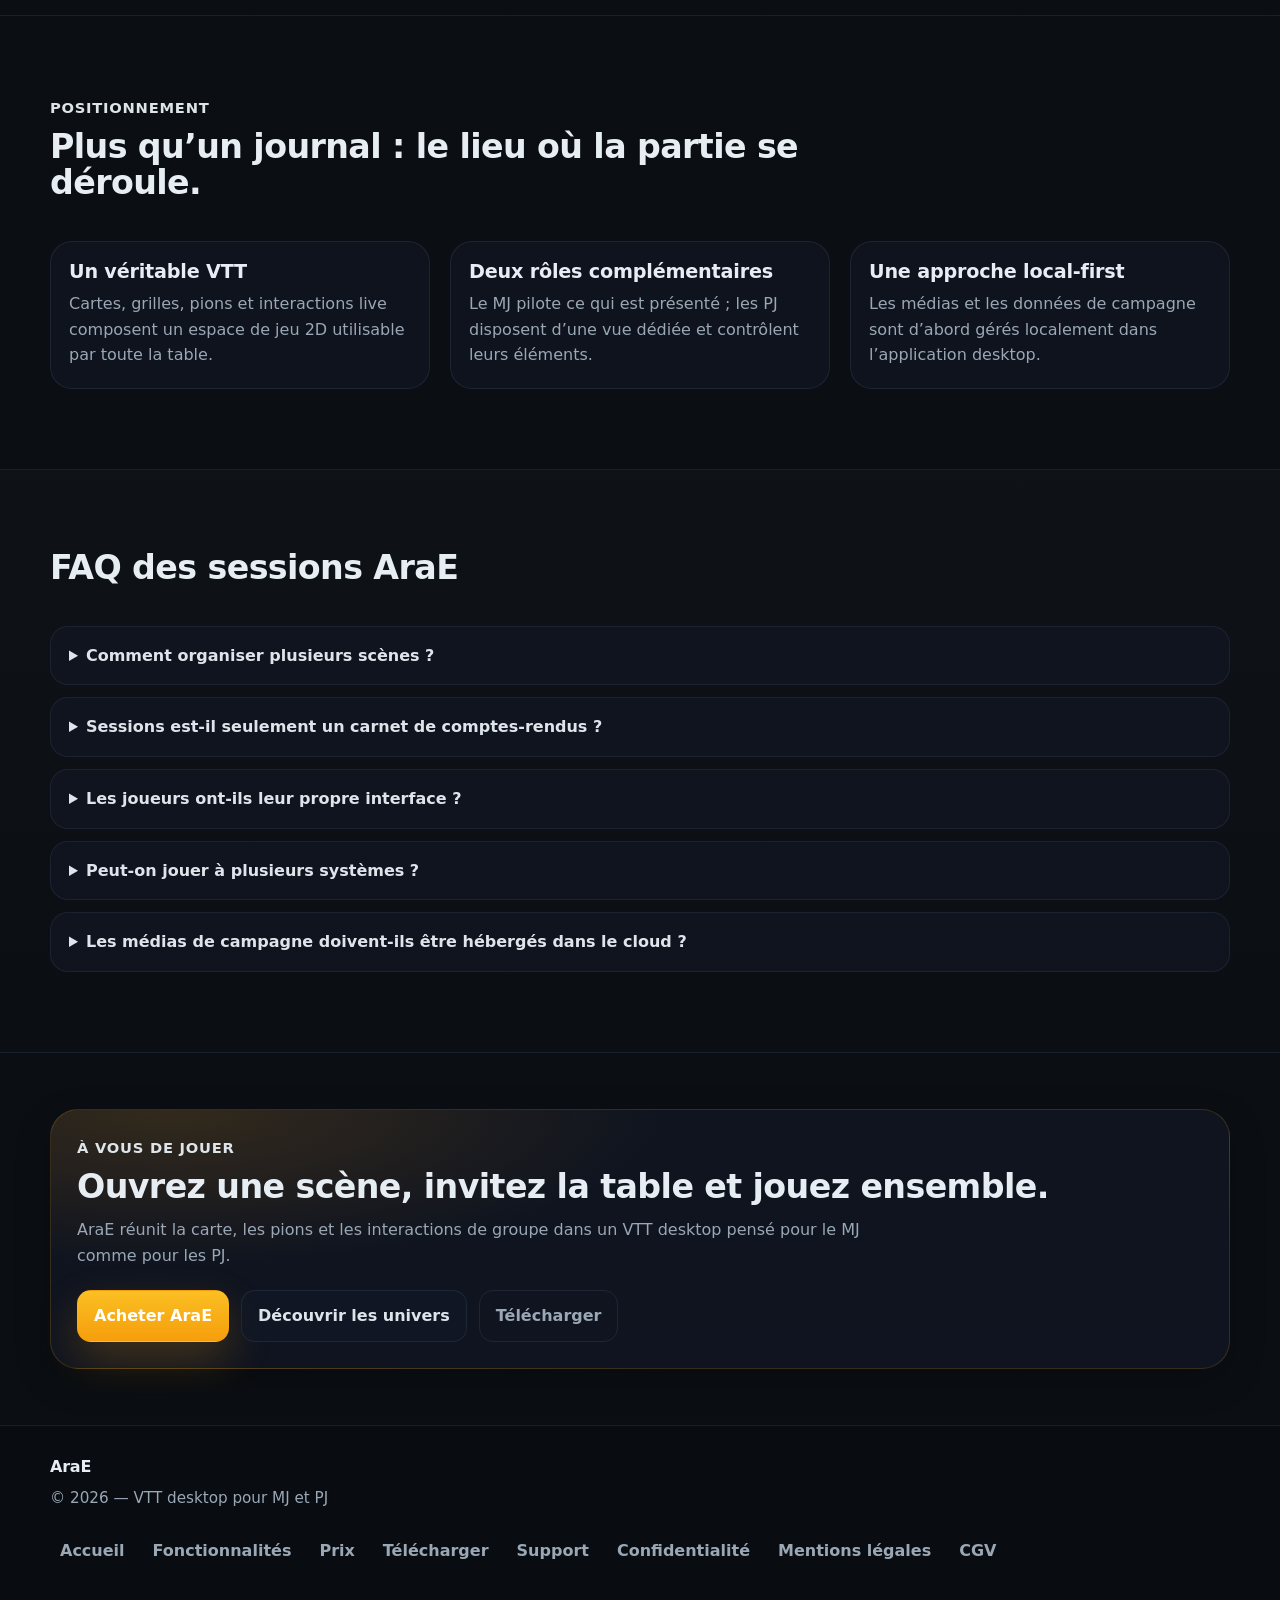
<file: sessions.html>
<!DOCTYPE html>
<html lang="fr">
<head>
  <meta charset="UTF-8" />
  <meta name="viewport" content="width=device-width, initial-scale=1.0" />

  <title>AraE — Sessions VTT pour MJ et PJ</title>
  <meta
    name="description"
    content="Jouez vos sessions dans AraE : scènes 2D en direct, cartes et grilles, pions contrôlés, vue joueur, invitations, chat, dés et curseurs partagés."
  />
  <meta name="robots" content="index,follow" />
  <link rel="canonical" href="https://ingodwetrusttt.github.io/AraEOfficialSitweb/sessions.html" />

  <meta property="og:type" content="website" />
  <meta property="og:url" content="https://ingodwetrusttt.github.io/AraEOfficialSitweb/sessions.html" />
  <meta property="og:title" content="AraE — Sessions VTT pour MJ et PJ" />
  <meta
    property="og:description"
    content="AraE réunit MJ et PJ dans des scènes 2D en direct avec cartes, grilles, pions contrôlés, vue joueur et outils de table partagés."
  />
  <meta property="og:image" content="https://ingodwetrusttt.github.io/AraEOfficialSitweb/assets/og/og-home.png" />
  <meta property="og:image:width" content="1200" />
  <meta property="og:image:height" content="630" />

  <meta name="twitter:card" content="summary_large_image" />
  <meta name="twitter:title" content="AraE — Sessions VTT pour MJ et PJ" />
  <meta
    name="twitter:description"
    content="Préparez une scène, invitez les joueurs et partagez cartes, pions, chat, dés et curseurs dans le VTT desktop AraE."
  />
  <meta name="twitter:image" content="https://ingodwetrusttt.github.io/AraEOfficialSitweb/assets/og/og-home.png" />

  <meta name="theme-color" content="#0b0f14" />
  <link rel="icon" href="favicon.ico" sizes="any" />
  <link rel="icon" type="image/png" href="icons/icon-32.png" sizes="32x32" />
  <link rel="icon" type="image/png" href="icons/icon-16.png" sizes="16x16" />
  <link rel="apple-touch-icon" href="icons/apple-touch-icon.png" />

  <link rel="stylesheet" href="css/tokens.css" />
  <link rel="stylesheet" href="css/base.css" />
  <link rel="stylesheet" href="css/layout.css" />
  <link rel="stylesheet" href="css/components.css" />
  <link rel="stylesheet" href="css/utilities.css" />
</head>
<body data-theme="orange">
  <a class="skip-link" href="#content">Aller au contenu</a>

  <header class="topbar" data-elevate>
    <div class="container topbar__inner">
      <a class="brand" href="index.html" aria-label="AraE">
        <span class="brand__mark" aria-hidden="true">A</span>
        <span class="brand__text">
          <span class="brand__name">AraE</span>
          <span class="brand__meta">Sessions VTT</span>
        </span>
      </a>

      <nav class="nav" aria-label="Navigation principale">
        <a class="nav__link" href="features.html">Fonctionnalités</a>
        <a class="nav__link" href="pricing.html">Prix</a>
        <a class="nav__link" href="download.html">Télécharger</a>
        <a class="nav__link" href="support.html">Support</a>
        <a class="nav__link" href="changelog.html">Changelog</a>
        <a class="nav__link nav__link--cta" data-buy-link href="pricing.html">Acheter AraE</a>
      </nav>

      <button
        class="navbtn"
        type="button"
        aria-label="Ouvrir le menu"
        aria-expanded="false"
        aria-controls="mobile-nav"
        data-navbtn
      >
        <span class="navbtn__bar"></span>
        <span class="navbtn__bar"></span>
        <span class="navbtn__bar"></span>
      </button>
    </div>

    <div id="mobile-nav" class="mobile" data-mobile>
      <div class="container mobile__inner">
        <a class="mobile__link" href="features.html">Fonctionnalités</a>
        <a class="mobile__link" href="pricing.html">Prix</a>
        <a class="mobile__link" href="download.html">Télécharger</a>
        <a class="mobile__link" href="support.html">Support</a>
        <a class="mobile__link" href="changelog.html">Changelog</a>
        <a class="mobile__link mobile__link--cta" data-buy-link href="pricing.html">Acheter AraE</a>
      </div>
    </div>
  </header>

  <main id="content">
    <section class="hero">
      <div class="container hero__grid">
        <div class="hero__copy">
          <div class="badges" aria-label="Badges Sessions">
            <span class="badge">Sessions en direct</span>
            <span class="badge">Scènes 2D</span>
            <span class="badge">MJ &amp; PJ</span>
          </div>

          <h1 class="hero__title">Sessions — réunir la table dans un VTT desktop vivant.</h1>

          <p class="hero__lead">
            Le MJ compose un déroulé de scènes, calibre cartes et grilles, relie éventuellement les espaces par des portes
            et attribue les personnages. Les joueurs rejoignent une vue dédiée et contrôlent uniquement ce qui leur est confié.
          </p>

          <p class="hero__lead">
            Chat, dés 3D et curseurs partagés gardent tout le groupe dans la même action. AraE relie ainsi le jeu
            en direct aux univers, aventures et personnages de la campagne, au lieu de réduire la session à une page de notes.
          </p>

          <div class="actions">
            <a class="btn btn--secondary" href="features.html">Retour aux fonctionnalités</a>
            <a class="btn btn--primary" data-buy-link href="pricing.html">Acheter AraE</a>
            <a class="btn btn--ghost" data-download-link href="download.html">Télécharger</a>
          </div>

          <div class="pillrow">
            <span class="pill">Scènes linéaires ou open world</span>
            <span class="pill">Pions contrôlés</span>
            <span class="pill">Vue joueur dédiée</span>
          </div>
        </div>

        <div class="hero__media">
          <div class="shot">
            <div class="shot__topbar">
              <div class="shot__dots" aria-hidden="true"><span></span><span></span><span></span></div>
              <div class="shot__label">Aperçu des sessions VTT</div>
            </div>
            <div class="shot__body">
              <div class="shot__image">
                <img data-session-shot src="assets/placeholders/sessions.webp" alt="Capture d’une session VTT dans AraE" />
              </div>
            </div>
          </div>
        </div>
      </div>
    </section>

    <section class="section section--soft">
      <div class="container">
        <div class="section__head">
          <div class="kicker">À la table</div>
          <h2 class="h2">De l’invitation au déplacement d’un pion, la session se joue au même endroit.</h2>
          <p class="sub">
            AraE fournit un espace commun au MJ et aux PJ : chacun dispose de la vue et des contrôles adaptés à son rôle,
            tandis que la scène reste synchronisée pour le groupe.
          </p>
        </div>

        <div class="grid grid--4">
          <article class="card">
            <div class="card__icon" aria-hidden="true">1</div>
            <h3 class="h3">Préparer la scène</h3>
            <p class="p">
              Le MJ choisit le média, le recadre, calibre l’échelle et place les éléments nécessaires à la rencontre.
            </p>
          </article>

          <article class="card">
            <div class="card__icon" aria-hidden="true">2</div>
            <h3 class="h3">Inviter la table</h3>
            <p class="p">
              Les invitations donnent aux joueurs un accès clair à la session et à leur interface dédiée.
            </p>
          </article>

          <article class="card">
            <div class="card__icon" aria-hidden="true">3</div>
            <h3 class="h3">Jouer ensemble</h3>
            <p class="p">
              Chaque participant déplace les pions qu’il contrôle et suit l’évolution de la scène en direct.
            </p>
          </article>

          <article class="card">
            <div class="card__icon" aria-hidden="true">4</div>
            <h3 class="h3">Rester connecté</h3>
            <p class="p">
              Le chat, les dés et les curseurs partagés soutiennent les échanges sans quitter l’espace de jeu.
            </p>
          </article>
        </div>
      </div>
    </section>

    <section class="section">
      <div class="container split">
        <article class="card">
          <h2 class="h2">Une scène pour tout le groupe</h2>
          <p class="p">
            La scène 2D est le terrain commun de la session. Le MJ en garde la conduite et les joueurs voient
            la projection prévue pour eux, avec leurs propres possibilités d’interaction.
          </p>
          <ul class="list">
            <li>Images ou médias locaux avec recadrage et zoom</li>
            <li>Grille, échelle et apparence configurables</li>
            <li>PJ et PNJ placés puis attribués par le MJ</li>
            <li>Déplacements visibles en direct</li>
            <li>Vue joueur distincte de la vue meneur</li>
          </ul>
        </article>

        <article class="card">
          <h2 class="h2">Des outils de table intégrés</h2>
          <p class="p">
            AraE couvre les interactions essentielles d’une table virtuelle sans faire passer les joueurs
            d’un service à l’autre pendant la partie.
          </p>
          <ul class="list">
            <li>Invitations à la session</li>
            <li>Chat partagé</li>
            <li>Commandes de jets et dés 3D visibles par la table</li>
            <li>Curseurs pour montrer, guider et réagir</li>
          </ul>
        </article>
      </div>
    </section>

    <section class="section section--soft">
      <div class="container">
        <div class="section__head">
          <div class="kicker">Préparation de scène</div>
          <h2 class="h2">Une scène AraE est un espace de jeu préparé, pas une simple image partagée.</h2>
          <p class="sub">
            Le MJ peut préparer le rythme, les présences et les transitions avant d’ouvrir la session au groupe.
          </p>
        </div>

        <div class="grid grid--3">
          <article class="card">
            <h3 class="h3">Calibrer l’espace</h3>
            <p class="p">
              Recadrez le média, définissez une distance de référence, choisissez l’unité puis ajustez la grille,
              sa couleur et son opacité.
            </p>
          </article>

          <article class="card">
            <h3 class="h3">Préparer les présences</h3>
            <p class="p">
              Placez PJ et PNJ, affectez les contrôleurs et organisez les participants en équipes lorsque la scène devient un combat.
            </p>
          </article>

          <article class="card">
            <h3 class="h3">Construire le déroulé</h3>
            <p class="p">
              Ordonnez les scènes pour une progression linéaire ou préparez un espace ouvert avec des portes reliant plusieurs cartes.
            </p>
          </article>
        </div>
      </div>
    </section>

    <section class="section">
      <div class="container">
        <div class="section__head">
          <div class="kicker">Déroulé</div>
          <h2 class="h2">Une session reliée au reste de la campagne</h2>
          <p class="sub">
            Le VTT ne vit pas à part : il s’inscrit dans les univers, les aventures et les personnages suivis dans AraE.
          </p>
        </div>

        <div class="grid grid--3">
          <article class="card card--accent">
            <div class="card__icon" aria-hidden="true">1</div>
            <h3 class="h3">Avant la partie</h3>
            <p class="p">
              Le MJ prépare la carte et la scène, organise les pions, puis ouvre la session aux joueurs concernés.
            </p>
          </article>

          <article class="card card--accent">
            <div class="card__icon" aria-hidden="true">2</div>
            <h3 class="h3">Pendant la partie</h3>
            <p class="p">
              MJ et PJ interagissent sur la même scène, déplacent leurs pions et utilisent chat, dés et curseurs en direct.
            </p>
          </article>

          <article class="card card--accent">
            <div class="card__icon" aria-hidden="true">✓</div>
            <h3 class="h3">Entre deux séances</h3>
            <p class="p">
              Chacun retrouve son espace de campagne : univers partagé côté table, aventures et personnages côté joueur.
            </p>
          </article>
        </div>
      </div>
    </section>

    <section class="section">
      <div class="container">
        <div class="section__head">
          <div class="kicker">Positionnement</div>
          <h2 class="h2">Plus qu’un journal : le lieu où la partie se déroule.</h2>
        </div>

        <div class="grid grid--3">
          <article class="card">
            <h3 class="h3">Un véritable VTT</h3>
            <p class="p">
              Cartes, grilles, pions et interactions live composent un espace de jeu 2D utilisable par toute la table.
            </p>
          </article>

          <article class="card">
            <h3 class="h3">Deux rôles complémentaires</h3>
            <p class="p">
              Le MJ pilote ce qui est présenté ; les PJ disposent d’une vue dédiée et contrôlent leurs éléments.
            </p>
          </article>

          <article class="card">
            <h3 class="h3">Une approche local-first</h3>
            <p class="p">
              Les médias et les données de campagne sont d’abord gérés localement dans l’application desktop.
            </p>
          </article>
        </div>
      </div>
    </section>

    <section class="section section--soft">
      <div class="container">
        <div class="section__head">
          <h2 class="h2">FAQ des sessions AraE</h2>
        </div>

        <div class="faq">
          <details class="faq__item">
            <summary>Comment organiser plusieurs scènes ?</summary>
            <div class="faq__body">
              Le MJ peut préparer un déroulé linéaire et lancer les scènes dans l’ordre, ou construire un espace ouvert
              en reliant plusieurs scènes par des portes d’entrée et de sortie.
            </div>
          </details>

          <details class="faq__item">
            <summary>Sessions est-il seulement un carnet de comptes-rendus ?</summary>
            <div class="faq__body">
              Non. C’est l’espace VTT actif d’AraE : scènes 2D en direct, cartes, grilles, pions contrôlés
              et interactions entre le MJ et les PJ.
            </div>
          </details>

          <details class="faq__item">
            <summary>Les joueurs ont-ils leur propre interface ?</summary>
            <div class="faq__body">
              Oui. Ils rejoignent la session par invitation, utilisent une vue joueur dédiée et contrôlent
              les pions qui leur ont été attribués.
            </div>
          </details>

          <details class="faq__item">
            <summary>Peut-on jouer à plusieurs systèmes ?</summary>
            <div class="faq__body">
              Oui. AraE propose des profils dédiés pour D&amp;D 5e, DSRPG et Ten Candles, ainsi qu’un profil
              générique ou manuel pour les autres jeux. L’automatisation avancée des règles et du combat est encore en cours d’intégration.
            </div>
          </details>

          <details class="faq__item">
            <summary>Les médias de campagne doivent-ils être hébergés dans le cloud ?</summary>
            <div class="faq__body">
              AraE privilégie une gestion local-first des médias et des données. Le produit n’est pas présenté
              comme un service de stockage ou de relais cloud.
            </div>
          </details>
        </div>
      </div>
    </section>

    <section class="section section--tight">
      <div class="container">
        <div class="cta-banner">
          <div class="kicker">À vous de jouer</div>
          <h2 class="h2">Ouvrez une scène, invitez la table et jouez ensemble.</h2>
          <p class="sub">
            AraE réunit la carte, les pions et les interactions de groupe dans un VTT desktop pensé
            pour le MJ comme pour les PJ.
          </p>
          <div class="actions">
            <a class="btn btn--primary" data-buy-link href="pricing.html">Acheter AraE</a>
            <a class="btn btn--secondary" href="monde.html">Découvrir les univers</a>
            <a class="btn btn--ghost" data-download-link href="download.html">Télécharger</a>
          </div>
        </div>
      </div>
    </section>
  </main>

  <footer class="footer">
    <div class="container footer__inner">
      <div>
        <div class="footer__brand">AraE</div>
        <div class="footer__meta">© <span data-year>2026</span> — VTT desktop pour MJ et PJ</div>
      </div>

      <nav class="footer__nav" aria-label="Liens de pied de page">
        <a class="link" href="index.html">Accueil</a>
        <a class="link" href="features.html">Fonctionnalités</a>
        <a class="link" href="pricing.html">Prix</a>
        <a class="link" href="download.html">Télécharger</a>
        <a class="link" href="support.html">Support</a>
        <a class="link" href="privacy.html">Confidentialité</a>
        <a class="link" href="mentions-legales.html">Mentions légales</a>
        <a class="link" href="cgv.html">CGV</a>
      </nav>
    </div>
  </footer>

  <script src="js/site-config.js"></script>
  <script src="js/main.js"></script>
</body>
</html>
</file>
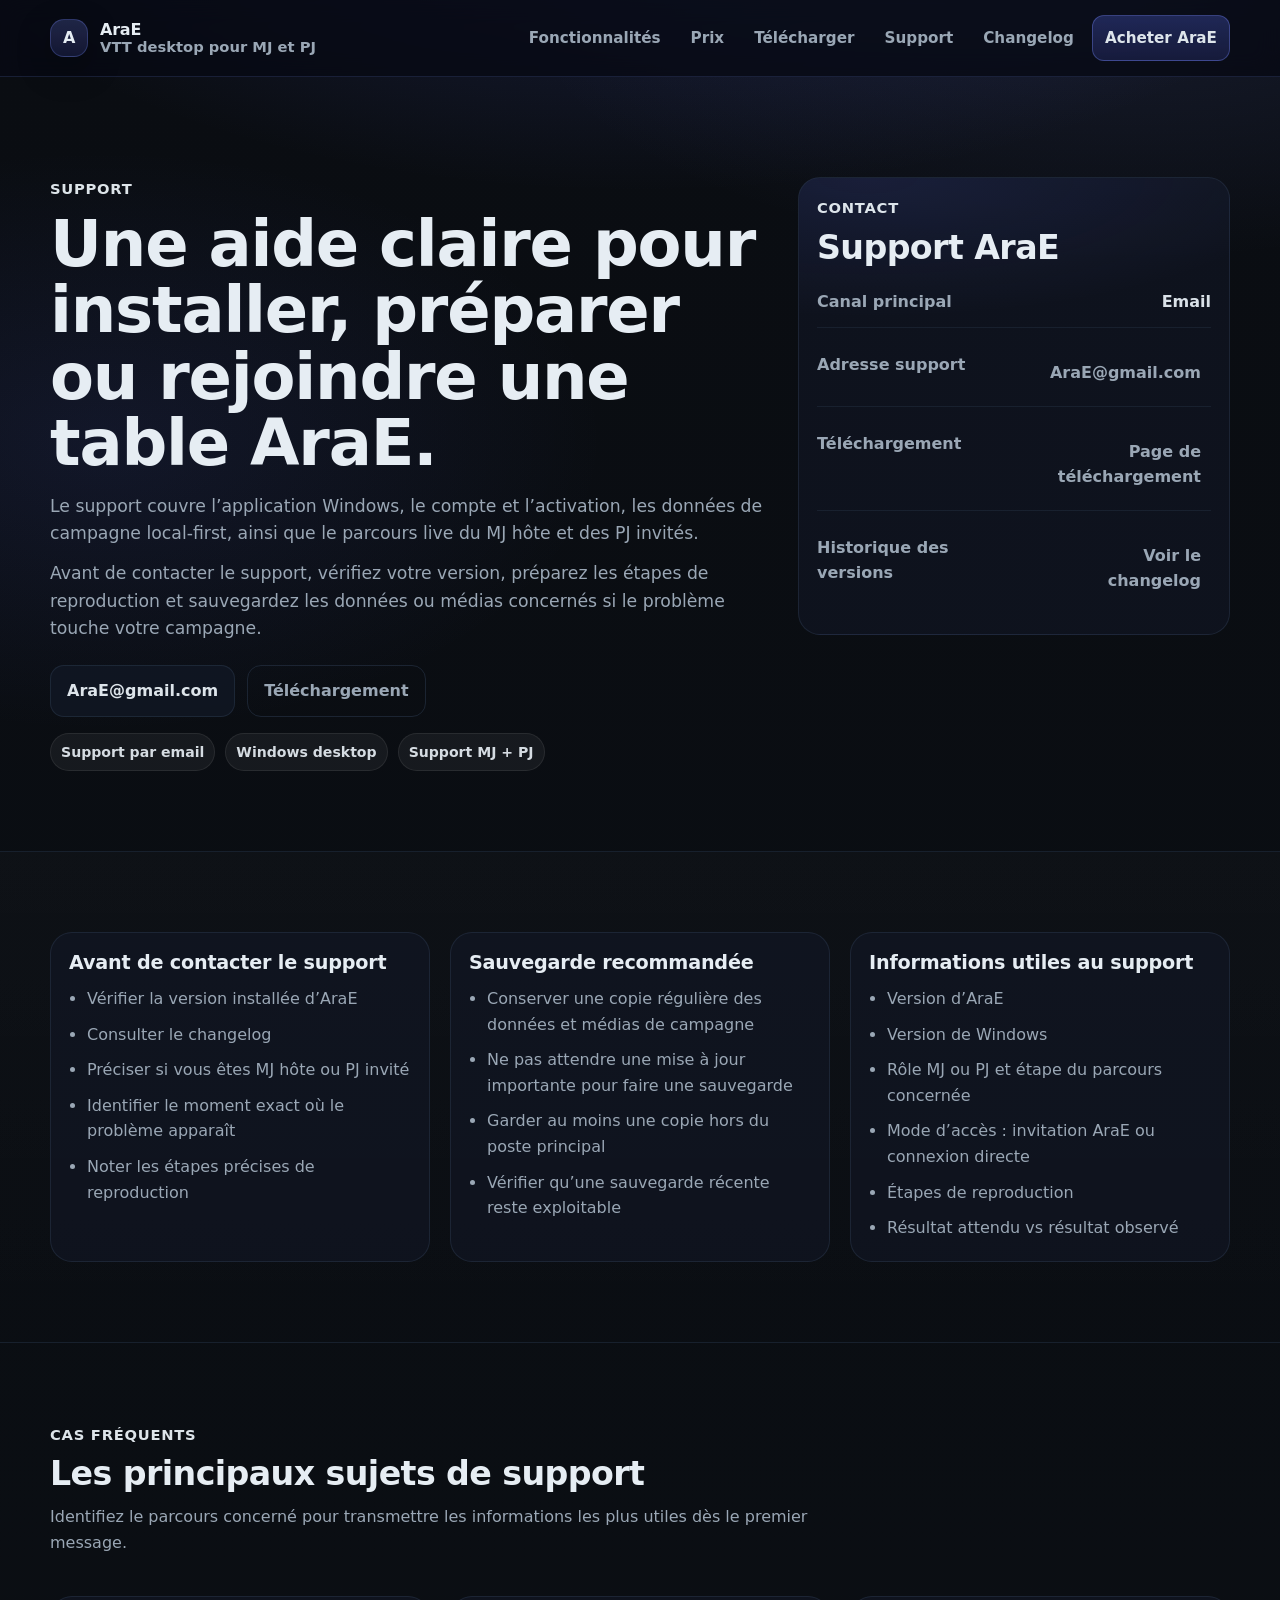
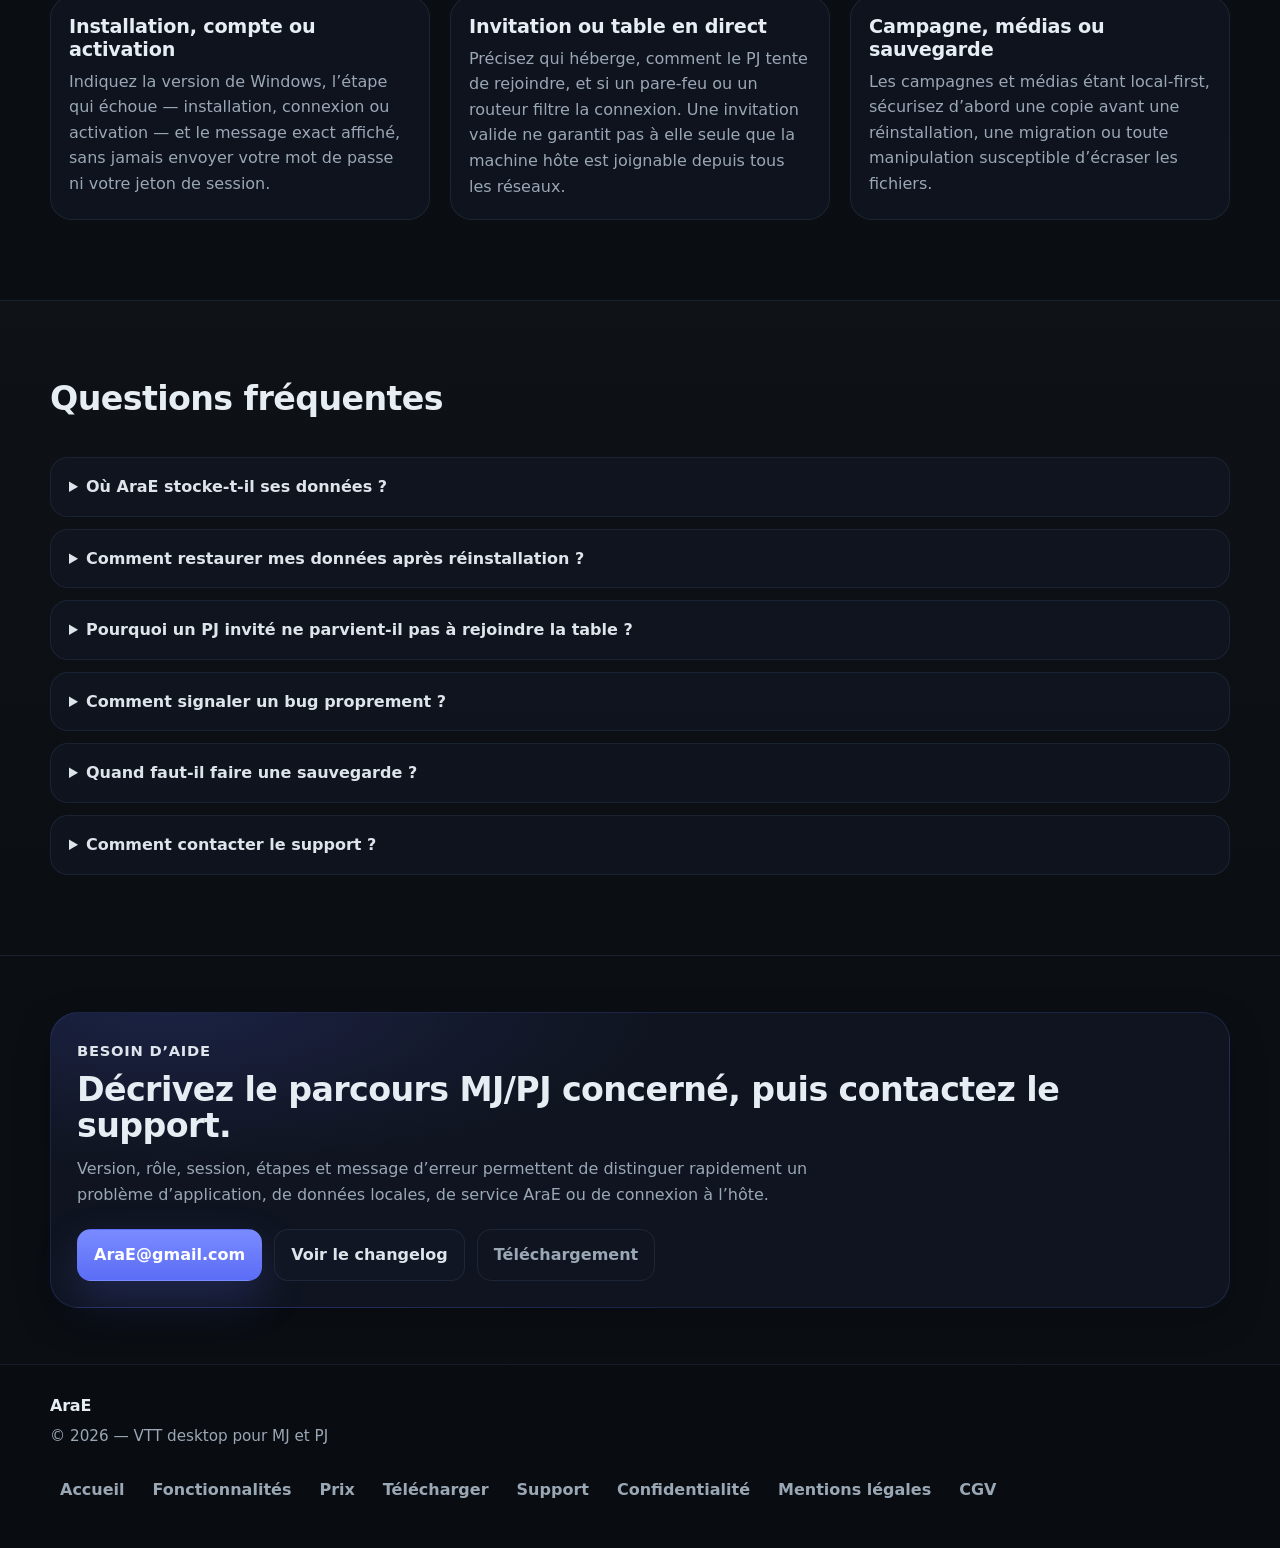
<file: support.html>
<!DOCTYPE html>
<html lang="fr">
<head>
  <meta charset="UTF-8" />
  <meta name="viewport" content="width=device-width, initial-scale=1.0" />

  <title>AraE — Support</title>
  <meta
    name="description"
    content="Support AraE : installation Windows, compte, données local-first, invitations et connexion à la table VTT pour MJ et PJ."
  />
  <meta name="robots" content="index,follow" />
  <link rel="canonical" href="https://ingodwetrusttt.github.io/AraEOfficialSitweb/support.html" />

  <meta property="og:type" content="website" />
  <meta property="og:url" content="https://ingodwetrusttt.github.io/AraEOfficialSitweb/support.html" />
  <meta property="og:title" content="AraE — Support" />
  <meta
    property="og:description"
    content="Aide pour installer AraE, protéger une campagne locale et diagnostiquer les invitations ou la connexion live entre MJ et PJ."
  />
  <meta property="og:image" content="https://ingodwetrusttt.github.io/AraEOfficialSitweb/assets/og/og-home.png" />
  <meta property="og:image:width" content="1200" />
  <meta property="og:image:height" content="630" />

  <meta name="twitter:card" content="summary_large_image" />
  <meta name="twitter:title" content="AraE — Support" />
  <meta
    name="twitter:description"
    content="Besoin d’aide avec le VTT AraE ? Installation, compte, données locales, invitations et table en direct."
  />
  <meta name="twitter:image" content="https://ingodwetrusttt.github.io/AraEOfficialSitweb/assets/og/og-home.png" />

  <meta name="theme-color" content="#0b0f14" />
  <link rel="icon" href="favicon.ico" sizes="any" />
  <link rel="icon" type="image/png" href="icons/icon-32.png" sizes="32x32" />
  <link rel="icon" type="image/png" href="icons/icon-16.png" sizes="16x16" />
  <link rel="apple-touch-icon" href="icons/apple-touch-icon.png" />

  <link rel="stylesheet" href="css/tokens.css" />
  <link rel="stylesheet" href="css/base.css" />
  <link rel="stylesheet" href="css/layout.css" />
  <link rel="stylesheet" href="css/components.css" />
  <link rel="stylesheet" href="css/utilities.css" />
</head>
<body data-theme="violet">
  <a class="skip-link" href="#content">Aller au contenu</a>

  <header class="topbar" data-elevate>
    <div class="container topbar__inner">
      <a class="brand" href="index.html" aria-label="AraE">
        <span class="brand__mark" aria-hidden="true">A</span>
        <span class="brand__text">
          <span class="brand__name">AraE</span>
          <span class="brand__meta">VTT desktop pour MJ et PJ</span>
        </span>
      </a>

      <nav class="nav" aria-label="Navigation principale">
        <a class="nav__link" href="features.html">Fonctionnalités</a>
        <a class="nav__link" href="pricing.html">Prix</a>
        <a class="nav__link" href="download.html">Télécharger</a>
        <a class="nav__link" href="support.html" aria-current="page">Support</a>
        <a class="nav__link" href="changelog.html">Changelog</a>
        <a class="nav__link nav__link--cta" data-buy-link href="pricing.html">Acheter AraE</a>
      </nav>

      <button
        class="navbtn"
        type="button"
        aria-label="Ouvrir le menu"
        aria-expanded="false"
        aria-controls="mobile-nav"
        data-navbtn
      >
        <span class="navbtn__bar"></span>
        <span class="navbtn__bar"></span>
        <span class="navbtn__bar"></span>
      </button>
    </div>

    <div id="mobile-nav" class="mobile" data-mobile>
      <div class="container mobile__inner">
        <a class="mobile__link" href="features.html">Fonctionnalités</a>
        <a class="mobile__link" href="pricing.html">Prix</a>
        <a class="mobile__link" href="download.html">Télécharger</a>
        <a class="mobile__link" href="support.html" aria-current="page">Support</a>
        <a class="mobile__link" href="changelog.html">Changelog</a>
        <a class="mobile__link mobile__link--cta" data-buy-link href="pricing.html">Acheter AraE</a>
      </div>
    </div>
  </header>

  <main id="content">
    <section class="hero">
      <div class="container sidebar">
        <div>
          <div class="kicker">Support</div>
          <h1 class="hero__title">Une aide claire pour installer, préparer ou rejoindre une table AraE.</h1>
          <p class="hero__lead">
            Le support couvre l’application Windows, le compte et l’activation, les données de campagne local-first,
            ainsi que le parcours live du MJ hôte et des PJ invités.
          </p>
          <p class="hero__lead">
            Avant de contacter le support, vérifiez votre version, préparez les étapes de reproduction
            et sauvegardez les données ou médias concernés si le problème touche votre campagne.
          </p>

          <div class="actions">
            <a class="btn btn--secondary" data-support-email href="mailto:AraE@gmail.com">Contacter le support</a>
            <a class="btn btn--ghost" href="download.html">Téléchargement</a>
          </div>

          <div class="pillrow">
            <span class="pill">Support par email</span>
            <span class="pill">Windows desktop</span>
            <span class="pill">Support MJ + PJ</span>
          </div>
        </div>

        <aside class="card card--accent">
          <div class="kicker">Contact</div>
          <h2 class="h2 u-mt-0">Support AraE</h2>

          <div class="specs">
            <div class="spec">
              <div class="spec__label">Canal principal</div>
              <div class="spec__value">Email</div>
            </div>
            <div class="spec">
              <div class="spec__label">Adresse support</div>
              <div class="spec__value">
                <a class="link" data-support-email href="mailto:AraE@gmail.com">AraE@gmail.com</a>
              </div>
            </div>
            <div class="spec">
              <div class="spec__label">Téléchargement</div>
              <div class="spec__value"><a class="link" href="download.html">Page de téléchargement</a></div>
            </div>
            <div class="spec">
              <div class="spec__label">Historique des versions</div>
              <div class="spec__value"><a class="link" href="changelog.html">Voir le changelog</a></div>
            </div>
          </div>
        </aside>
      </div>
    </section>

    <section class="section section--soft">
      <div class="container grid grid--3">
        <article class="card">
          <h3 class="h3">Avant de contacter le support</h3>
          <ul class="list">
            <li>Vérifier la version installée d’AraE</li>
            <li>Consulter le changelog</li>
            <li>Préciser si vous êtes MJ hôte ou PJ invité</li>
            <li>Identifier le moment exact où le problème apparaît</li>
            <li>Noter les étapes précises de reproduction</li>
          </ul>
        </article>

        <article class="card">
          <h3 class="h3">Sauvegarde recommandée</h3>
          <ul class="list">
            <li>Conserver une copie régulière des données et médias de campagne</li>
            <li>Ne pas attendre une mise à jour importante pour faire une sauvegarde</li>
            <li>Garder au moins une copie hors du poste principal</li>
            <li>Vérifier qu’une sauvegarde récente reste exploitable</li>
          </ul>
        </article>

        <article class="card">
          <h3 class="h3">Informations utiles au support</h3>
          <ul class="list">
            <li>Version d’AraE</li>
            <li>Version de Windows</li>
            <li>Rôle MJ ou PJ et étape du parcours concernée</li>
            <li>Mode d’accès : invitation AraE ou connexion directe</li>
            <li>Étapes de reproduction</li>
            <li>Résultat attendu vs résultat observé</li>
          </ul>
        </article>
      </div>
    </section>

    <section class="section">
      <div class="container">
        <div class="section__head">
          <div class="kicker">Cas fréquents</div>
          <h2 class="h2">Les principaux sujets de support</h2>
          <p class="sub">
            Identifiez le parcours concerné pour transmettre les informations les plus utiles dès le premier message.
          </p>
        </div>

        <div class="grid grid--3">
          <article class="card">
            <h3 class="h3">Installation, compte ou activation</h3>
            <p class="p">
              Indiquez la version de Windows, l’étape qui échoue — installation, connexion ou activation —
              et le message exact affiché, sans jamais envoyer votre mot de passe ni votre jeton de session.
            </p>
          </article>

          <article class="card">
            <h3 class="h3">Invitation ou table en direct</h3>
            <p class="p">
              Précisez qui héberge, comment le PJ tente de rejoindre, et si un pare-feu ou un routeur filtre la connexion.
              Une invitation valide ne garantit pas à elle seule que la machine hôte est joignable depuis tous les réseaux.
            </p>
          </article>

          <article class="card">
            <h3 class="h3">Campagne, médias ou sauvegarde</h3>
            <p class="p">
              Les campagnes et médias étant local-first, sécurisez d’abord une copie avant une réinstallation,
              une migration ou toute manipulation susceptible d’écraser les fichiers.
            </p>
          </article>
        </div>
      </div>
    </section>

    <section class="section section--soft">
      <div class="container">
        <div class="section__head">
          <h2 class="h2">Questions fréquentes</h2>
        </div>

        <div class="faq">
          <details class="faq__item">
            <summary>Où AraE stocke-t-il ses données ?</summary>
            <div class="faq__body">
              Les campagnes et médias sont conservés localement en priorité sur le PC qui les possède.
              En live, un PJ peut recevoir ou mettre en cache temporairement les éléments que le MJ lui partage ; le compte, le social et les invitations utilisent le service AraE.
            </div>
          </details>

          <details class="faq__item">
            <summary>Comment restaurer mes données après réinstallation ?</summary>
            <div class="faq__body">
              Gardez le dossier sauvegardé intact et restaurez uniquement une copie compatible avec votre version d’AraE.
              Si vous n’êtes pas certain du dossier ou de la procédure, contactez le support avant d’écraser les données de la nouvelle installation.
            </div>
          </details>

          <details class="faq__item">
            <summary>Pourquoi un PJ invité ne parvient-il pas à rejoindre la table ?</summary>
            <div class="faq__body">
              Vérifiez que le MJ a lancé l’hébergement, que l’invitation correspond à la bonne session et que les deux applications sont à jour.
              La table se connecte directement au PC hôte : selon le pare-feu, le routeur ou le NAT, un réglage réseau peut être nécessaire et aucun relais cloud permanent n’est garanti.
            </div>
          </details>

          <details class="faq__item">
            <summary>Comment signaler un bug proprement ?</summary>
            <div class="faq__body">
              Envoyez la version d’AraE, la version de Windows, les étapes de reproduction,
              le résultat attendu, le résultat observé et l’impact concret sur votre usage.
            </div>
          </details>

          <details class="faq__item">
            <summary>Quand faut-il faire une sauvegarde ?</summary>
            <div class="faq__body">
              Avant une réinstallation, une migration, une mise à jour importante ou une manipulation risquée,
              puis régulièrement dès que la campagne ou sa médiathèque contient des éléments importants.
            </div>
          </details>

          <details class="faq__item">
            <summary>Comment contacter le support ?</summary>
            <div class="faq__body">
              Le point d’entrée principal est l’email
              <a class="link" data-support-email href="mailto:AraE@gmail.com">AraE@gmail.com</a>.
            </div>
          </details>
        </div>
      </div>
    </section>

    <section class="section section--tight">
      <div class="container">
        <div class="cta-banner">
          <div class="kicker">Besoin d’aide</div>
          <h2 class="h2">Décrivez le parcours MJ/PJ concerné, puis contactez le support.</h2>
          <p class="sub">
            Version, rôle, session, étapes et message d’erreur permettent de distinguer rapidement
            un problème d’application, de données locales, de service AraE ou de connexion à l’hôte.
          </p>
          <div class="actions">
            <a class="btn btn--primary" data-support-email href="mailto:AraE@gmail.com">Contacter le support</a>
            <a class="btn btn--secondary" href="changelog.html">Voir le changelog</a>
            <a class="btn btn--ghost" href="download.html">Téléchargement</a>
          </div>
        </div>
      </div>
    </section>
  </main>

  <footer class="footer">
    <div class="container footer__inner">
      <div>
        <div class="footer__brand">AraE</div>
        <div class="footer__meta">© <span data-year>2026</span> — VTT desktop pour MJ et PJ</div>
      </div>

      <nav class="footer__nav" aria-label="Liens de pied de page">
        <a class="link" href="index.html">Accueil</a>
        <a class="link" href="features.html">Fonctionnalités</a>
        <a class="link" href="pricing.html">Prix</a>
        <a class="link" href="download.html">Télécharger</a>
        <a class="link" href="support.html">Support</a>
        <a class="link" href="privacy.html">Confidentialité</a>
        <a class="link" href="mentions-legales.html">Mentions légales</a>
        <a class="link" href="cgv.html">CGV</a>
      </nav>
    </div>
  </footer>

  <script src="js/site-config.js"></script>
  <script src="js/main.js"></script>
</body>
</html>
</file>
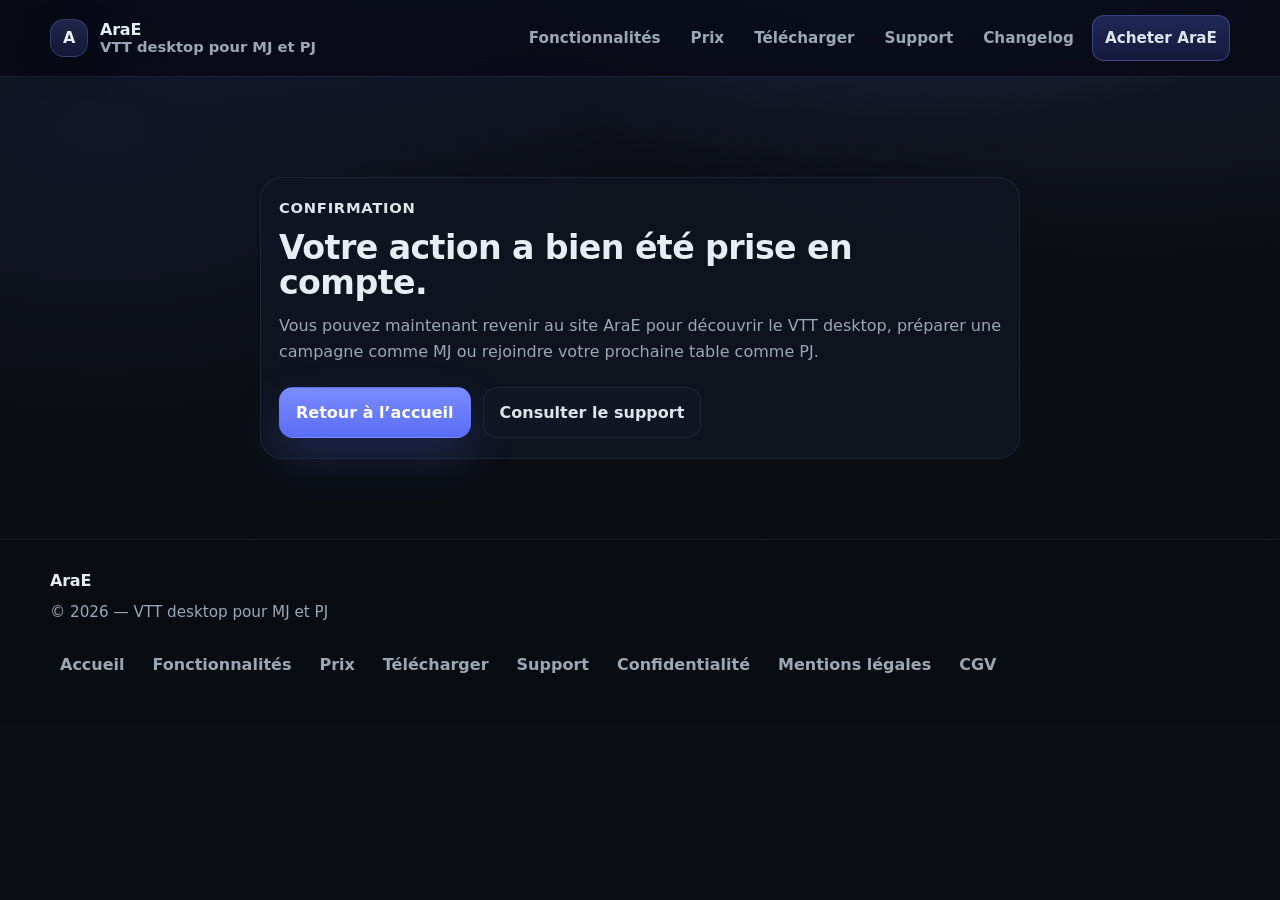
<file: thanks.html>
<!DOCTYPE html>
<html lang="fr">
<head>
  <meta charset="UTF-8" />
  <meta name="viewport" content="width=device-width, initial-scale=1.0" />
  <title>AraE — Merci</title>
  <meta name="description" content="Confirmation AraE : retour vers le site du VTT desktop et espace de campagne pour MJ et PJ." />
  <meta name="robots" content="index,follow" />
  <link rel="canonical" href="https://arae.netlify.app/thanks.html" />
  <meta property="og:type" content="website" />
  <meta property="og:url" content="https://arae.netlify.app/thanks.html" />
  <meta property="og:title" content="AraE — Merci" />
  <meta property="og:description" content="Votre action a bien été prise en compte sur le site du VTT desktop AraE." />
  <meta property="og:image" content="https://arae.netlify.app/assets/og/og-home.png" />
  <meta name="twitter:card" content="summary_large_image" />
  <meta name="twitter:title" content="AraE — Merci" />
  <meta name="twitter:description" content="Confirmation AraE, le VTT desktop et espace de campagne pour MJ et PJ." />
  <meta name="twitter:image" content="https://arae.netlify.app/assets/og/og-home.png" />
  <meta name="theme-color" content="#0b0f14" />
  <link rel="icon" href="/favicon.ico" sizes="any" />
  <link rel="icon" type="image/png" href="/icons/icon-32.png" sizes="32x32" />
  <link rel="icon" type="image/png" href="/icons/icon-16.png" sizes="16x16" />
  <link rel="apple-touch-icon" href="/icons/apple-touch-icon.png" />
  <link rel="stylesheet" href="css/tokens.css" />
  <link rel="stylesheet" href="css/base.css" />
  <link rel="stylesheet" href="css/layout.css" />
  <link rel="stylesheet" href="css/components.css" />
  <link rel="stylesheet" href="css/utilities.css" />
</head>
<body data-theme="violet">
  <a class="skip-link" href="#content">Aller au contenu</a>

  <header class="topbar" data-elevate>
    <div class="container topbar__inner">
      <a class="brand" href="index.html" aria-label="AraE">
        <span class="brand__mark" aria-hidden="true">A</span>
        <span class="brand__text">
          <span class="brand__name">AraE</span>
          <span class="brand__meta">VTT desktop pour MJ et PJ</span>
        </span>
      </a>

      <nav class="nav" aria-label="Navigation principale">
        <a class="nav__link" href="features.html">Fonctionnalités</a>
        <a class="nav__link" href="pricing.html">Prix</a>
        <a class="nav__link" href="download.html">Télécharger</a>
        <a class="nav__link" href="support.html">Support</a>
        <a class="nav__link" href="changelog.html">Changelog</a>
        <a class="nav__link nav__link--cta" data-buy-link href="#">Acheter AraE</a>
      </nav>

      <button
        class="navbtn"
        type="button"
        aria-label="Ouvrir le menu"
        aria-expanded="false"
        aria-controls="mobile-nav"
        data-navbtn
      >
        <span class="navbtn__bar"></span>
        <span class="navbtn__bar"></span>
        <span class="navbtn__bar"></span>
      </button>
    </div>

    <div id="mobile-nav" class="mobile" data-mobile>
      <div class="container mobile__inner">
        <a class="mobile__link" href="features.html">Fonctionnalités</a>
        <a class="mobile__link" href="pricing.html">Prix</a>
        <a class="mobile__link" href="download.html">Télécharger</a>
        <a class="mobile__link" href="support.html">Support</a>
        <a class="mobile__link" href="changelog.html">Changelog</a>
        <a class="mobile__link mobile__link--cta" data-buy-link href="#">Acheter AraE</a>
      </div>
    </div>
  </header>

  <main id="content">

    <section class="hero">
      <div class="container">
        <div class="card" style="max-width:760px; margin:0 auto;">
          <div class="kicker">Confirmation</div>
          <h1 class="h2">Votre action a bien été prise en compte.</h1>
          <p class="p">
            Vous pouvez maintenant revenir au site AraE pour découvrir le VTT desktop,
            préparer une campagne comme MJ ou rejoindre votre prochaine table comme PJ.
          </p>
          <div class="actions">
            <a class="btn btn--primary" href="index.html">Retour à l’accueil</a>
            <a class="btn btn--secondary" href="support.html">Consulter le support</a>
          </div>
        </div>
      </div>
    </section>

  </main>

  <footer class="footer">
    <div class="container footer__inner">
      <div>
        <div class="footer__brand">AraE</div>
        <div class="footer__meta">© <span data-year>2026</span> — VTT desktop pour MJ et PJ</div>
      </div>

      <nav class="footer__nav" aria-label="Liens de pied de page">
        <a class="link" href="index.html">Accueil</a>
        <a class="link" href="features.html">Fonctionnalités</a>
        <a class="link" href="pricing.html">Prix</a>
        <a class="link" href="download.html">Télécharger</a>
        <a class="link" href="support.html">Support</a>
        <a class="link" href="privacy.html">Confidentialité</a>
        <a class="link" href="mentions-legales.html">Mentions légales</a>
        <a class="link" href="cgv.html">CGV</a>
      </nav>
    </div>
  </footer>

  <script src="js/site-config.js"></script>
  <script src="js/main.js"></script>

</body>
</html>
</file>
<file: css/tokens.css>
:root{
  --bg:#0b0f14;
  --bg2:#0a0d12;
  --surface:rgba(16,22,40,.62);
  --surface-2:rgba(16,22,40,.82);
  --surface-3:rgba(9,13,27,.92);
  --stroke:rgba(36,48,66,.78);
  --stroke-2:rgba(36,48,66,.55);

  --text:#e6edf3;
  --muted:#9aa7b5;
  --muted-2:#7f8b99;

  --accent:#5b6df6;
  --accent2:#7a8bff;
  --accent-rgb:91,109,246;
  --accent2-rgb:122,139,255;

  --success:#22c55e;
  --warning:#f59e0b;
  --danger:#ef4444;

  --font: Inter, ui-sans-serif, system-ui, -apple-system, BlinkMacSystemFont, "Segoe UI", Roboto, Arial, sans-serif;

  --h1: clamp(2.45rem, 5vw, 4.2rem);
  --h2: clamp(1.65rem, 2.6vw, 2.4rem);
  --h3: clamp(1.08rem, 1.5vw, 1.25rem);
  --h4: 1rem;

  --container: 1180px;
  --r-sm: 12px;
  --r: 16px;
  --r-lg: 22px;
  --r-xl: 28px;

  --s1: 8px;
  --s2: 12px;
  --s3: 16px;
  --s4: 20px;
  --s5: 28px;
  --s6: 40px;
  --s7: 56px;
  --s8: 80px;
  --s9: 112px;

  --shadow: 0 22px 70px rgba(0,0,0,.42);
  --shadow-soft: 0 12px 34px rgba(0,0,0,.28);
  --focus: 0 0 0 3px rgba(var(--accent2-rgb), .35);

  --ease: cubic-bezier(.2,.8,.2,1);
  --t: 170ms;
}

body[data-theme="violet"]{
  --accent:#5b6df6; --accent2:#7a8bff;
  --accent-rgb:91,109,246; --accent2-rgb:122,139,255;
  --focus: 0 0 0 3px rgba(122,139,255,.35);
}

body[data-theme="blue"]{
  --accent:#3b82f6; --accent2:#60a5fa;
  --accent-rgb:59,130,246; --accent2-rgb:96,165,250;
  --focus: 0 0 0 3px rgba(96,165,250,.35);
}

body[data-theme="orange"]{
  --accent:#f59e0b; --accent2:#fbbf24;
  --accent-rgb:245,158,11; --accent2-rgb:251,191,36;
  --focus: 0 0 0 3px rgba(251,191,36,.32);
}

body[data-theme="green"]{
  --accent:#22c55e; --accent2:#4ade80;
  --accent-rgb:34,197,94; --accent2-rgb:74,222,128;
  --focus: 0 0 0 3px rgba(74,222,128,.32);
}

body[data-theme="red"]{
  --accent:#ef4444; --accent2:#f87171;
  --accent-rgb:239,68,68; --accent2-rgb:248,113,113;
  --focus: 0 0 0 3px rgba(248,113,113,.32);
}
</file>
<file: css/base.css>
*{ box-sizing:border-box; }

html{ scroll-behavior:smooth; }

@media (prefers-reduced-motion: reduce){
  html{ scroll-behavior:auto; }
  *{
    animation-duration:0ms !important;
    transition-duration:0ms !important;
  }
}

body{
  margin:0;
  font-family:var(--font);
  color:var(--text);
  background:
    radial-gradient(1200px 520px at 50% -120px, rgba(var(--accent-rgb), .20), transparent 60%),
    radial-gradient(980px 420px at 88% 0, rgba(var(--accent2-rgb), .11), transparent 62%),
    radial-gradient(900px 520px at 8% 14%, rgba(var(--accent-rgb), .10), transparent 56%),
    linear-gradient(180deg, var(--bg2), var(--bg));
  line-height:1.6;
  min-height:100vh;
}

img{
  max-width:100%;
  display:block;
}

a{
  color:inherit;
  text-decoration:none;
}

button,
input,
textarea,
select{
  font:inherit;
}

button{
  cursor:pointer;
}

a:focus-visible,
button:focus-visible,
input:focus-visible,
textarea:focus-visible,
summary:focus-visible{
  outline:none;
  box-shadow:var(--focus);
  border-radius:14px;
}

strong{
  color:rgba(230,237,243,.96);
  font-weight:760;
}

code{
  font-family: ui-monospace, SFMono-Regular, Menlo, Consolas, monospace;
  font-size:.95em;
  background:rgba(255,255,255,.06);
  padding:.14em .34em;
  border-radius:8px;
}

.skip-link{
  position:absolute;
  left:-999px;
  top:10px;
  padding:10px 12px;
  background:var(--accent);
  color:#fff;
  border-radius:12px;
  z-index:999;
}
.skip-link:focus{ left:12px; }

.sr-only{
  position:absolute;
  width:1px;
  height:1px;
  padding:0;
  margin:-1px;
  overflow:hidden;
  clip:rect(0,0,0,0);
  white-space:nowrap;
  border:0;
}
</file>
<file: css/layout.css>
.container{
  width:min(var(--container), calc(100% - 40px));
  margin:0 auto;
}

.section{
  padding:var(--s8) 0;
  border-top:1px solid var(--stroke-2);
}

.section--tight{
  padding:var(--s7) 0;
}

.section--soft{
  background:linear-gradient(180deg, rgba(255,255,255,.015), rgba(255,255,255,0));
}

.hero{
  padding:calc(var(--s9) - 12px) 0 var(--s8);
}

.hero__grid{
  display:grid;
  grid-template-columns:minmax(0, 1.08fr) minmax(0, .92fr);
  gap:var(--s6);
  align-items:start;
}

.hero__copy{
  min-width:0;
}

.hero__media{
  min-width:0;
}

.section__head{
  margin-bottom:var(--s6);
  max-width:780px;
}

.grid{
  display:grid;
  gap:var(--s4);
}

.grid--2{
  grid-template-columns:repeat(2, minmax(0, 1fr));
}

.grid--3{
  grid-template-columns:repeat(3, minmax(0, 1fr));
}

.grid--4{
  grid-template-columns:repeat(4, minmax(0, 1fr));
}

.split{
  display:grid;
  grid-template-columns:minmax(0, 1fr) minmax(0, 1fr);
  gap:var(--s4);
}

.stack{
  display:grid;
  gap:var(--s4);
}

.cluster{
  display:flex;
  flex-wrap:wrap;
  gap:12px;
}

.sidebar{
  display:grid;
  grid-template-columns:minmax(0, 1.25fr) minmax(320px, .75fr);
  gap:var(--s5);
  align-items:start;
}

@media (max-width: 1080px){
  .hero__grid,
  .sidebar{
    grid-template-columns:1fr;
  }
}

@media (max-width: 940px){
  .grid--2,
  .grid--3,
  .grid--4,
  .split{
    grid-template-columns:1fr;
  }

  .section{
    padding:var(--s7) 0;
  }

  .hero{
    padding:calc(var(--s8) + 8px) 0 var(--s7);
  }
}
</file>
<file: css/components.css>
.topbar{
  position:sticky;
  top:0;
  z-index:60;
  background:rgba(10,13,18,.74);
  backdrop-filter:blur(12px);
  border-bottom:1px solid rgba(36,48,66,.48);
}

.topbar__inner{
  min-height:76px;
  display:flex;
  align-items:center;
  justify-content:space-between;
  gap:16px;
}

.brand{
  display:flex;
  align-items:center;
  gap:12px;
  min-width:0;
}

.brand__mark{
  width:38px;
  height:38px;
  border-radius:14px;
  display:grid;
  place-items:center;
  font-weight:850;
  letter-spacing:-.3px;
  background:linear-gradient(180deg, rgba(var(--accent2-rgb), .22), rgba(var(--accent-rgb), .14));
  border:1px solid rgba(var(--accent2-rgb), .26);
  box-shadow:var(--shadow-soft);
}

.brand__text{
  display:grid;
  line-height:1.06;
}

.brand__name{
  font-weight:850;
  letter-spacing:-.2px;
}

.brand__meta{
  color:var(--muted);
  font-size:.92rem;
  font-weight:680;
}

.nav{
  display:flex;
  align-items:center;
  gap:6px;
}

.nav__link{
  color:var(--muted);
  font-weight:700;
  font-size:.95rem;
  padding:10px 12px;
  border-radius:12px;
  transition:background var(--t) var(--ease), color var(--t) var(--ease);
}

.nav__link:hover{
  background:rgba(255,255,255,.05);
  color:var(--text);
}

.nav__link--cta{
  background:rgba(var(--accent-rgb), .12);
  border:1px solid rgba(var(--accent-rgb), .2);
  color:rgba(230,237,243,.96);
}

.nav__link--cta:hover{
  background:rgba(var(--accent-rgb), .18);
}

.navbtn{
  display:none;
  background:transparent;
  border:0;
  padding:10px;
  border-radius:12px;
}

.navbtn__bar{
  display:block;
  width:22px;
  height:2px;
  margin:5px 0;
  border-radius:999px;
  background:rgba(230,237,243,.88);
}

.mobile{
  display:none;
  border-top:1px solid rgba(36,48,66,.48);
}

.mobile__inner{
  display:grid;
  gap:8px;
  padding:14px 0 16px;
}

.mobile__link{
  background:rgba(18,24,38,.55);
  border:1px solid rgba(36,48,66,.56);
  border-radius:14px;
  padding:12px 14px;
  color:rgba(230,237,243,.95);
  font-weight:700;
}

.mobile__link--cta{
  background:rgba(var(--accent-rgb), .14);
  border-color:rgba(var(--accent-rgb), .22);
}

.mobile.is-open{
  display:block;
}

@media (max-width: 980px){
  .nav{ display:none; }
  .navbtn{ display:inline-block; }
}

.badges{
  display:flex;
  flex-wrap:wrap;
  gap:10px;
  margin-bottom:20px;
}

.badge{
  padding:8px 12px;
  border-radius:999px;
  border:1px solid rgba(36,48,66,.56);
  background:rgba(18,24,38,.58);
  color:var(--muted);
  font-size:.9rem;
  font-weight:720;
}

.hero__eyebrow{
  display:inline-flex;
  align-items:center;
  gap:8px;
  padding:8px 12px;
  border-radius:999px;
  background:rgba(var(--accent-rgb), .12);
  border:1px solid rgba(var(--accent-rgb), .18);
  color:rgba(230,237,243,.94);
  font-size:.9rem;
  font-weight:760;
  margin-bottom:16px;
}

.hero__title{
  font-size:var(--h1);
  line-height:1.04;
  letter-spacing:-1.2px;
  margin:0 0 16px;
}

.hero__lead{
  margin:0;
  max-width:68ch;
  color:var(--muted);
  font-size:1.08rem;
}

.hero__lead + .hero__lead{
  margin-top:12px;
}

.h2{
  font-size:var(--h2);
  line-height:1.08;
  letter-spacing:-.6px;
  margin:0 0 12px;
}

.h3{
  font-size:var(--h3);
  line-height:1.2;
  letter-spacing:-.2px;
  margin:0 0 8px;
}

.h4{
  font-size:var(--h4);
  line-height:1.2;
  letter-spacing:-.15px;
  margin:0 0 6px;
}

.sub{
  margin:0;
  color:var(--muted);
  max-width:78ch;
}

.p{
  margin:0;
  color:var(--muted);
}

.muted{
  color:var(--muted);
}

.card{
  background:rgba(18,24,38,.62);
  border:1px solid rgba(36,48,66,.64);
  border-radius:var(--r-lg);
  padding:18px 18px 20px;
  box-shadow:0 0 0 rgba(0,0,0,0);
  transition:transform var(--t) var(--ease), box-shadow var(--t) var(--ease), border-color var(--t) var(--ease);
}

.card:hover{
  transform:translateY(-2px);
  border-color:rgba(var(--accent2-rgb), .24);
  box-shadow:var(--shadow-soft);
}

.card--flat:hover{
  transform:none;
  box-shadow:none;
}

.card--accent{
  background:
    radial-gradient(760px 240px at 16% 0, rgba(var(--accent-rgb), .12), transparent 58%),
    rgba(18,24,38,.62);
}

.card__head{
  display:flex;
  align-items:flex-start;
  justify-content:space-between;
  gap:14px;
  margin-bottom:10px;
}

.card__kicker{
  color:rgba(230,237,243,.95);
  font-weight:810;
  letter-spacing:-.2px;
}

.card__meta{
  color:var(--muted);
  font-size:.92rem;
  font-weight:680;
}

.card__icon{
  width:42px;
  height:42px;
  border-radius:14px;
  display:grid;
  place-items:center;
  margin-bottom:12px;
  background:rgba(var(--accent-rgb), .14);
  border:1px solid rgba(var(--accent-rgb), .2);
  color:rgba(230,237,243,.95);
}

.pillrow{
  display:flex;
  flex-wrap:wrap;
  gap:10px;
  margin-top:16px;
}

.pill,
.tag{
  display:inline-flex;
  align-items:center;
  gap:8px;
  padding:7px 10px;
  border-radius:999px;
  background:rgba(255,255,255,.05);
  border:1px solid rgba(255,255,255,.08);
  color:rgba(230,237,243,.92);
  font-size:.88rem;
  font-weight:720;
}

.hero__actions,
.actions{
  display:flex;
  flex-wrap:wrap;
  gap:12px;
  margin-top:22px;
}

.btn{
  display:inline-flex;
  align-items:center;
  justify-content:center;
  gap:10px;
  min-height:48px;
  padding:12px 16px;
  border-radius:14px;
  font-weight:820;
  border:1px solid transparent;
  transition:filter var(--t) var(--ease), transform var(--t) var(--ease), background var(--t) var(--ease);
  cursor:pointer;
}

.btn:hover{
  transform:translateY(-1px);
}

.btn__icon{
  opacity:.9;
}

.btn--primary{
  color:#fff;
  background:linear-gradient(180deg, var(--accent2), var(--accent));
  box-shadow:0 18px 44px rgba(var(--accent-rgb), .22);
}

.btn--primary:hover{
  filter:brightness(1.05);
}

.btn--secondary{
  background:rgba(18,24,38,.76);
  border-color:rgba(36,48,66,.68);
  color:rgba(230,237,243,.96);
}

.btn--secondary:hover{
  background:rgba(18,24,38,.92);
}

.btn--ghost{
  background:transparent;
  border-color:rgba(36,48,66,.68);
  color:var(--muted);
}

.btn.is-disabled,
.btn[aria-disabled="true"]{
  pointer-events:none;
  opacity:.55;
}

.hero__proof{
  display:grid;
  grid-template-columns:repeat(3, minmax(0, 1fr));
  gap:12px;
  margin-top:26px;
}

.proof{
  padding:14px 16px;
  border-radius:18px;
  background:rgba(18,24,38,.56);
  border:1px solid rgba(36,48,66,.52);
}

.proof__value{
  font-size:1.22rem;
  font-weight:880;
  letter-spacing:-.4px;
}

.proof__label{
  font-size:.93rem;
  color:var(--muted);
  font-weight:700;
}

@media (max-width: 720px){
  .hero__proof{
    grid-template-columns:1fr;
  }
}

.shot{
  position:relative;
  overflow:hidden;
  background:rgba(18,24,38,.68);
  border:1px solid rgba(36,48,66,.62);
  border-radius:var(--r-xl);
  box-shadow:var(--shadow);
}

.shot__topbar{
  min-height:50px;
  display:flex;
  align-items:center;
  justify-content:space-between;
  gap:14px;
  padding:12px 16px;
  border-bottom:1px solid rgba(36,48,66,.54);
  background:rgba(10,13,18,.5);
}

.shot__dots{
  display:flex;
  gap:8px;
}

.shot__dots span{
  width:10px;
  height:10px;
  border-radius:999px;
  background:rgba(255,255,255,.14);
}

.shot__label{
  font-size:.9rem;
  color:var(--muted);
  font-weight:720;
}

.shot__body{
  padding:14px;
}

.shot__image{
  border-radius:18px;
  overflow:hidden;
  border:1px solid rgba(36,48,66,.62);
}

.shot__image img{
  width:100%;
  aspect-ratio:16 / 10;
  object-fit:cover;
}

.shot__thumbs{
  display:grid;
  grid-template-columns:repeat(3, 1fr);
  gap:10px;
  margin-top:12px;
}

.thumb{
  overflow:hidden;
  border-radius:16px;
  border:1px solid rgba(36,48,66,.62);
  background:rgba(10,13,18,.44);
}

.thumb img{
  width:100%;
  aspect-ratio:16 / 10;
  object-fit:cover;
}

.thumb__label{
  padding:8px 10px;
  font-size:.86rem;
  font-weight:760;
  color:rgba(230,237,243,.94);
  border-top:1px solid rgba(36,48,66,.62);
}

@media (max-width: 640px){
  .shot__thumbs{
    grid-template-columns:1fr;
  }
}

.list{
  margin:12px 0 0;
  padding-left:18px;
  color:var(--muted);
}

.list li + li{
  margin-top:10px;
}

.feature-list{
  display:grid;
  gap:10px;
  margin-top:14px;
}

.feature-list__item{
  display:flex;
  gap:10px;
  align-items:flex-start;
  color:rgba(230,237,243,.94);
  font-weight:680;
}

.feature-list__dot{
  width:22px;
  height:22px;
  border-radius:8px;
  display:grid;
  place-items:center;
  flex:0 0 auto;
  background:rgba(var(--accent-rgb), .16);
  border:1px solid rgba(var(--accent-rgb), .22);
}

.kicker{
  color:rgba(230,237,243,.96);
  font-size:.92rem;
  font-weight:810;
  letter-spacing:.05em;
  text-transform:uppercase;
  margin-bottom:10px;
}

.price{
  display:flex;
  align-items:flex-end;
  gap:10px;
  margin:14px 0 10px;
}

.price__value{
  font-size:2.6rem;
  line-height:1;
  letter-spacing:-1px;
  font-weight:900;
}

.price__meta{
  color:var(--muted);
  font-weight:700;
  margin-bottom:6px;
}

.notice{
  padding:12px 14px;
  border-radius:14px;
  border:1px solid rgba(36,48,66,.64);
  background:rgba(10,13,18,.44);
  color:var(--muted);
  font-size:.95rem;
}

.notice--accent{
  background:rgba(var(--accent-rgb), .08);
  border-color:rgba(var(--accent-rgb), .2);
  color:rgba(230,237,243,.92);
}

.cta-banner{
  border-radius:var(--r-xl);
  padding:26px;
  background:
    radial-gradient(900px 280px at 10% 0, rgba(var(--accent-rgb), .16), transparent 55%),
    rgba(18,24,38,.7);
  border:1px solid rgba(var(--accent-rgb), .18);
  box-shadow:var(--shadow-soft);
}

.faq{
  display:grid;
  gap:12px;
}

.faq__item{
  background:rgba(18,24,38,.56);
  border:1px solid rgba(36,48,66,.58);
  border-radius:18px;
  padding:16px 18px;
}

.faq__item summary{
  cursor:pointer;
  font-weight:820;
  color:rgba(230,237,243,.96);
}

.faq__body{
  margin-top:10px;
  color:var(--muted);
}

.table{
  width:100%;
  border-collapse:collapse;
  overflow:hidden;
  border-radius:18px;
  border:1px solid rgba(36,48,66,.58);
}

.table th,
.table td{
  padding:14px 16px;
  text-align:left;
  border-bottom:1px solid rgba(36,48,66,.48);
}

.table th{
  background:rgba(10,13,18,.46);
  color:rgba(230,237,243,.96);
  font-size:.94rem;
}

.table td{
  color:var(--muted);
  vertical-align:top;
}

.table tr:last-child td{
  border-bottom:0;
}

.specs{
  display:grid;
  gap:12px;
}

.spec{
  display:flex;
  justify-content:space-between;
  gap:20px;
  padding:12px 0;
  border-bottom:1px solid rgba(36,48,66,.48);
}

.spec:last-child{
  border-bottom:0;
}

.spec__label{
  color:var(--muted);
  font-weight:700;
}

.spec__value{
  color:rgba(230,237,243,.95);
  font-weight:760;
  text-align:right;
}

.timeline{
  display:grid;
  gap:12px;
}

.timeline__item{
  display:grid;
  grid-template-columns:116px 1fr;
  gap:16px;
  padding:14px 0;
  border-bottom:1px solid rgba(36,48,66,.48);
}

.timeline__item:last-child{
  border-bottom:0;
}

.timeline__date{
  color:rgba(230,237,243,.95);
  font-weight:820;
}

.timeline__body{
  color:var(--muted);
}

@media (max-width: 640px){
  .timeline__item{
    grid-template-columns:1fr;
    gap:8px;
  }
}

.legal{
  display:grid;
  gap:18px;
}

.legal section{
  padding:0;
  border:0;
}

.legal h2{
  font-size:1.14rem;
  margin:0 0 8px;
  letter-spacing:-.2px;
}

.legal p,
.legal li{
  color:var(--muted);
}

.legal ul{
  margin:10px 0 0;
  padding-left:18px;
}

.status{
  display:inline-flex;
  align-items:center;
  gap:8px;
  padding:8px 12px;
  border-radius:999px;
  background:rgba(255,255,255,.05);
  border:1px solid rgba(255,255,255,.08);
  color:rgba(230,237,243,.92);
  font-size:.9rem;
  font-weight:760;
}

.status__dot{
  width:8px;
  height:8px;
  border-radius:999px;
  background:var(--warning);
}

.footer{
  border-top:1px solid rgba(36,48,66,.5);
  padding:28px 0 38px;
  background:rgba(8,11,16,.34);
}

.footer__inner{
  display:flex;
  justify-content:space-between;
  align-items:flex-start;
  gap:20px;
  flex-wrap:wrap;
}

.footer__brand{
  font-weight:860;
  letter-spacing:-.2px;
}

.footer__meta{
  color:var(--muted);
  margin-top:6px;
  font-size:.95rem;
}

.footer__nav{
  display:flex;
  flex-wrap:wrap;
  gap:8px;
  justify-content:flex-end;
}

.link{
  display:inline-flex;
  align-items:center;
  padding:8px 10px;
  border-radius:12px;
  color:var(--muted);
  font-weight:720;
  transition:background var(--t) var(--ease), color var(--t) var(--ease);
}

.link:hover{
  background:rgba(255,255,255,.05);
  color:rgba(230,237,243,.95);
}
/* =========================
   Homepage refinements
   ========================= */

.thumb--link {
  display: block;
  text-decoration: none;
  color: inherit;
  transition: transform 0.18s ease, opacity 0.18s ease;
}

.thumb--link:hover,
.thumb--link:focus-visible {
  transform: translateY(-2px);
  opacity: 0.96;
}

.thumb--link:focus-visible {
  outline: 2px solid currentColor;
  outline-offset: 4px;
  border-radius: 12px;
}

.module-card {
  display: block;
  height: 100%;
  text-decoration: none;
  color: inherit;
  transition:
    transform 0.18s ease,
    box-shadow 0.18s ease,
    border-color 0.18s ease,
    background-color 0.18s ease;
  cursor: pointer;
}

.module-card:hover,
.module-card:focus-visible {
  transform: translateY(-4px);
}

.module-card:focus-visible {
  outline: 2px solid currentColor;
  outline-offset: 4px;
}

.module-card .shot {
  margin-bottom: 18px;
}

.module-card .shot__image img {
  transition: transform 0.24s ease;
}

.module-card:hover .shot__image img,
.module-card:focus-visible .shot__image img {
  transform: scale(1.015);
}

.module-card__cta {
  display: inline-flex;
  align-items: center;
  gap: 8px;
  margin-top: 18px;
  font-weight: 600;
  text-decoration: none;
}

.hero__proof .proof {
  min-height: 100%;
}

/* Optionnel : si tes thumbs n'ont pas déjà de style carte */
.thumb--link img {
  display: block;
  width: 100%;
  height: auto;
}
/* =========================
   Pricing page refinements
   ========================= */

.price__value strong,
.table strong {
  font: inherit;
}

.notice {
  line-height: 1.5;
}

.table td strong {
  font-weight: 700;
}

.hero .price__meta {
  opacity: 0.8;
}

/* =========================
   Homepage premium refresh
   ========================= */
.topbar{
  background:rgba(7,10,20,.78);
  border-bottom:1px solid rgba(77,96,160,.25);
}

.nav__link--cta{
  background:linear-gradient(180deg, rgba(var(--accent-rgb), .28), rgba(var(--accent-rgb), .16));
  border-color:rgba(var(--accent2-rgb), .34);
}

.premium-hero{
  padding-top:calc(var(--s9) - 4px);
}

.premium-hero__grid{
  align-items:center;
}

.shot--premium{
  border-color:rgba(var(--accent2-rgb), .28);
  box-shadow:0 28px 60px rgba(0,0,0,.45), 0 0 0 1px rgba(var(--accent-rgb), .08) inset;
  background:
    radial-gradient(680px 260px at 24% -12%, rgba(var(--accent-rgb), .14), transparent 58%),
    rgba(12,18,34,.76);
}

.placeholder-shot{
  position:relative;
  isolation:isolate;
}

.placeholder-shot::after{
  content:"";
  position:absolute;
  inset:0;
  background:linear-gradient(180deg, transparent 38%, rgba(6,8,16,.52));
  pointer-events:none;
}

.placeholder-shot__tag{
  position:absolute;
  left:12px;
  bottom:12px;
  z-index:1;
  padding:6px 10px;
  border-radius:999px;
  font-size:.74rem;
  font-weight:760;
  letter-spacing:.03em;
  text-transform:uppercase;
  background:rgba(6,10,20,.72);
  border:1px solid rgba(var(--accent2-rgb), .38);
  color:rgba(230,237,243,.95);
}

.placeholder-shot--large img{
  aspect-ratio:16 / 9;
}

.credibility-band .card--mini{
  padding:14px;
  border-radius:14px;
}

.card--mini .h4{ margin:0 0 4px; }
.card--mini .p{ font-size:.94rem; line-height:1.5; }

.product-highlight{
  display:grid;
  grid-template-columns:minmax(0, 1.05fr) minmax(0, .95fr);
  gap:var(--s6);
  align-items:center;
}

.card--feature{
  min-height:100%;
  background:linear-gradient(180deg, rgba(18,24,44,.84), rgba(15,20,36,.72));
}

.workflow{
  display:grid;
  grid-template-columns:repeat(3, minmax(0, 1fr));
  gap:12px;
}

.workflow__step{
  position:relative;
}

.workflow__num{
  display:inline-flex;
  align-items:center;
  justify-content:center;
  width:36px;
  height:36px;
  border-radius:12px;
  margin-bottom:12px;
  background:rgba(var(--accent-rgb), .16);
  border:1px solid rgba(var(--accent2-rgb), .28);
  font-weight:860;
}

.showcase-grid{
  display:grid;
  grid-template-columns:2fr 1fr;
  gap:12px;
}

.showcase-grid__main{
  grid-row:span 3;
}

.showcase-grid__side .shot__body{
  padding:10px;
}

.cta-banner--premium{
  background:
    radial-gradient(1000px 280px at 18% 0, rgba(var(--accent-rgb), .18), transparent 58%),
    linear-gradient(180deg, rgba(17,24,42,.9), rgba(12,17,30,.86));
  border-color:rgba(var(--accent2-rgb), .3);
}

@media (max-width: 1080px){
  .product-highlight{ grid-template-columns:1fr; }
}

@media (max-width: 940px){
  .workflow{ grid-template-columns:1fr; }
  .showcase-grid{ grid-template-columns:1fr; }
  .showcase-grid__main{ grid-row:auto; }
}

@media (max-width: 720px){
  .credibility-band .grid--4{ grid-template-columns:1fr; }
}
</file>
<file: css/utilities.css>
.u-mt-0{ margin-top:0 !important; }
.u-mb-0{ margin-bottom:0 !important; }
.u-center{ text-align:center !important; }
.u-inline{ display:inline-flex !important; }
.u-full{ width:100% !important; }
.u-gap-sm{ gap:8px !important; }
.u-gap-md{ gap:12px !important; }
</file>
